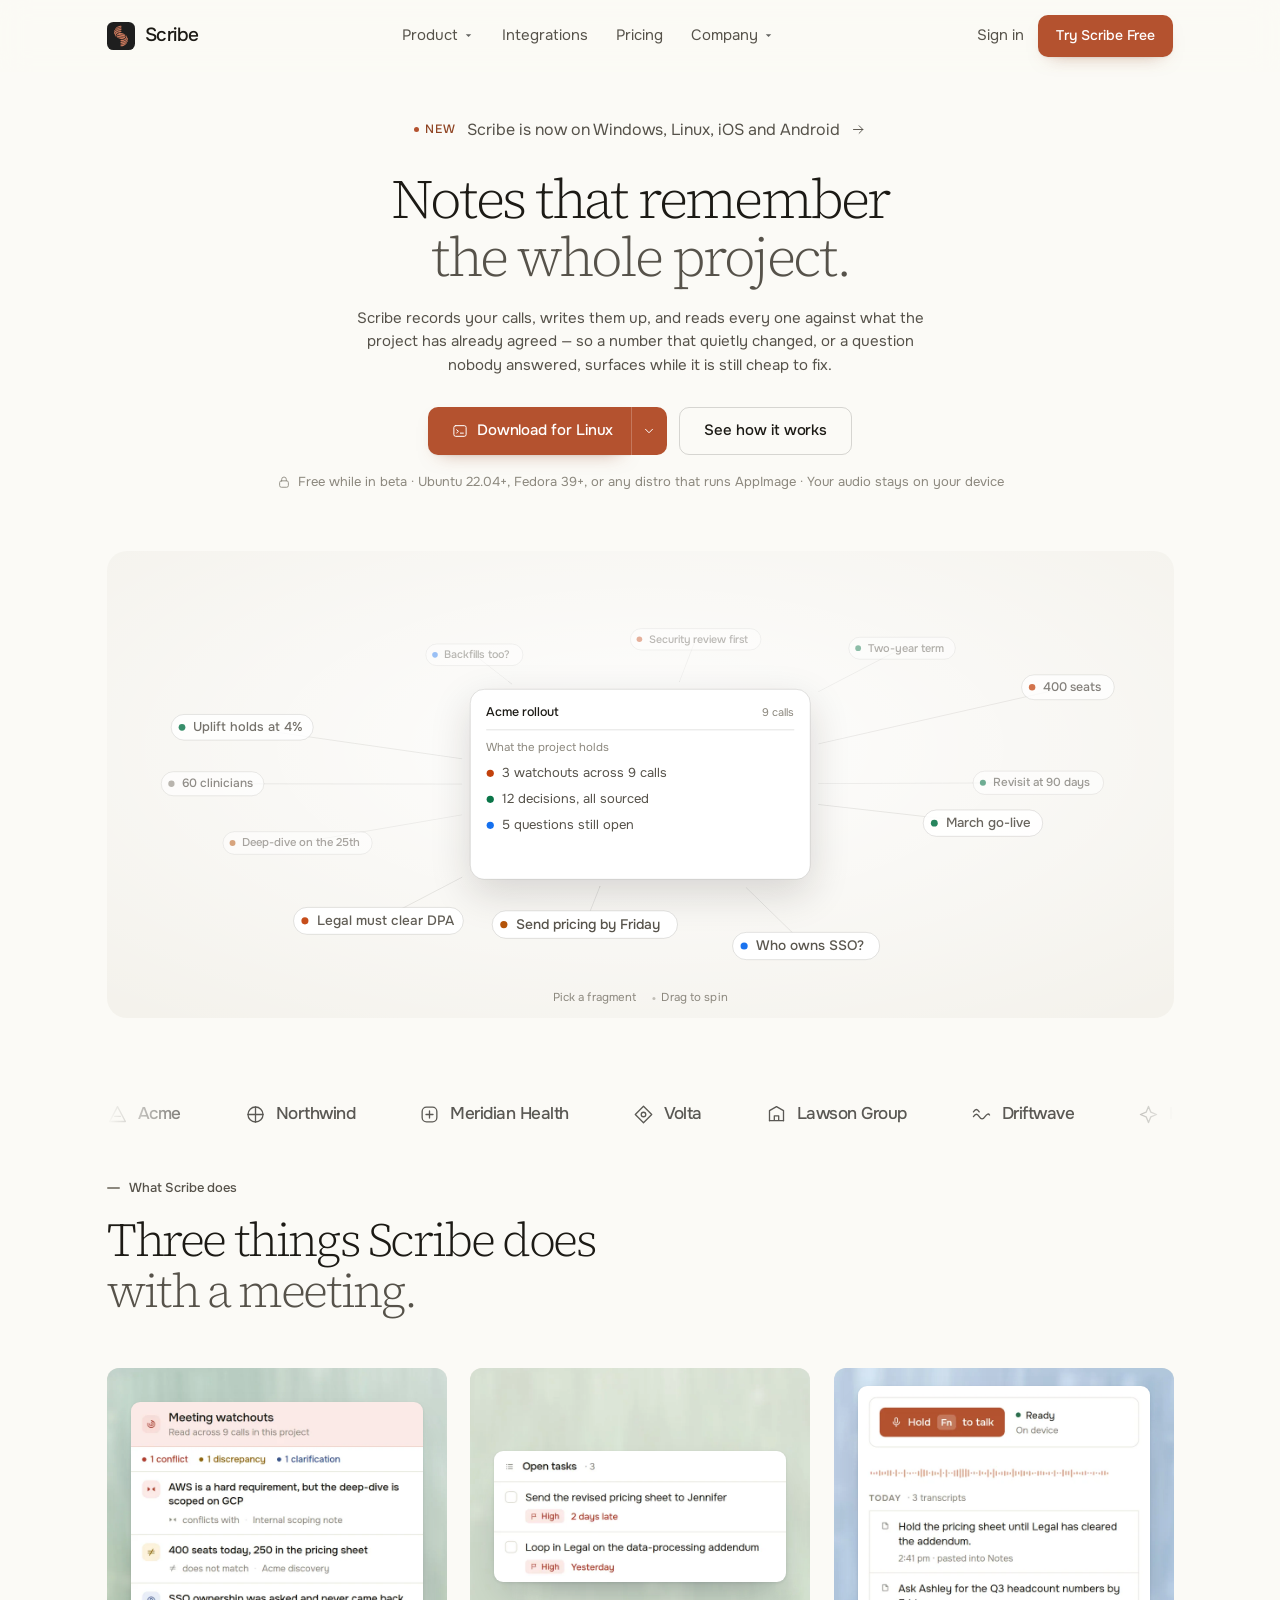
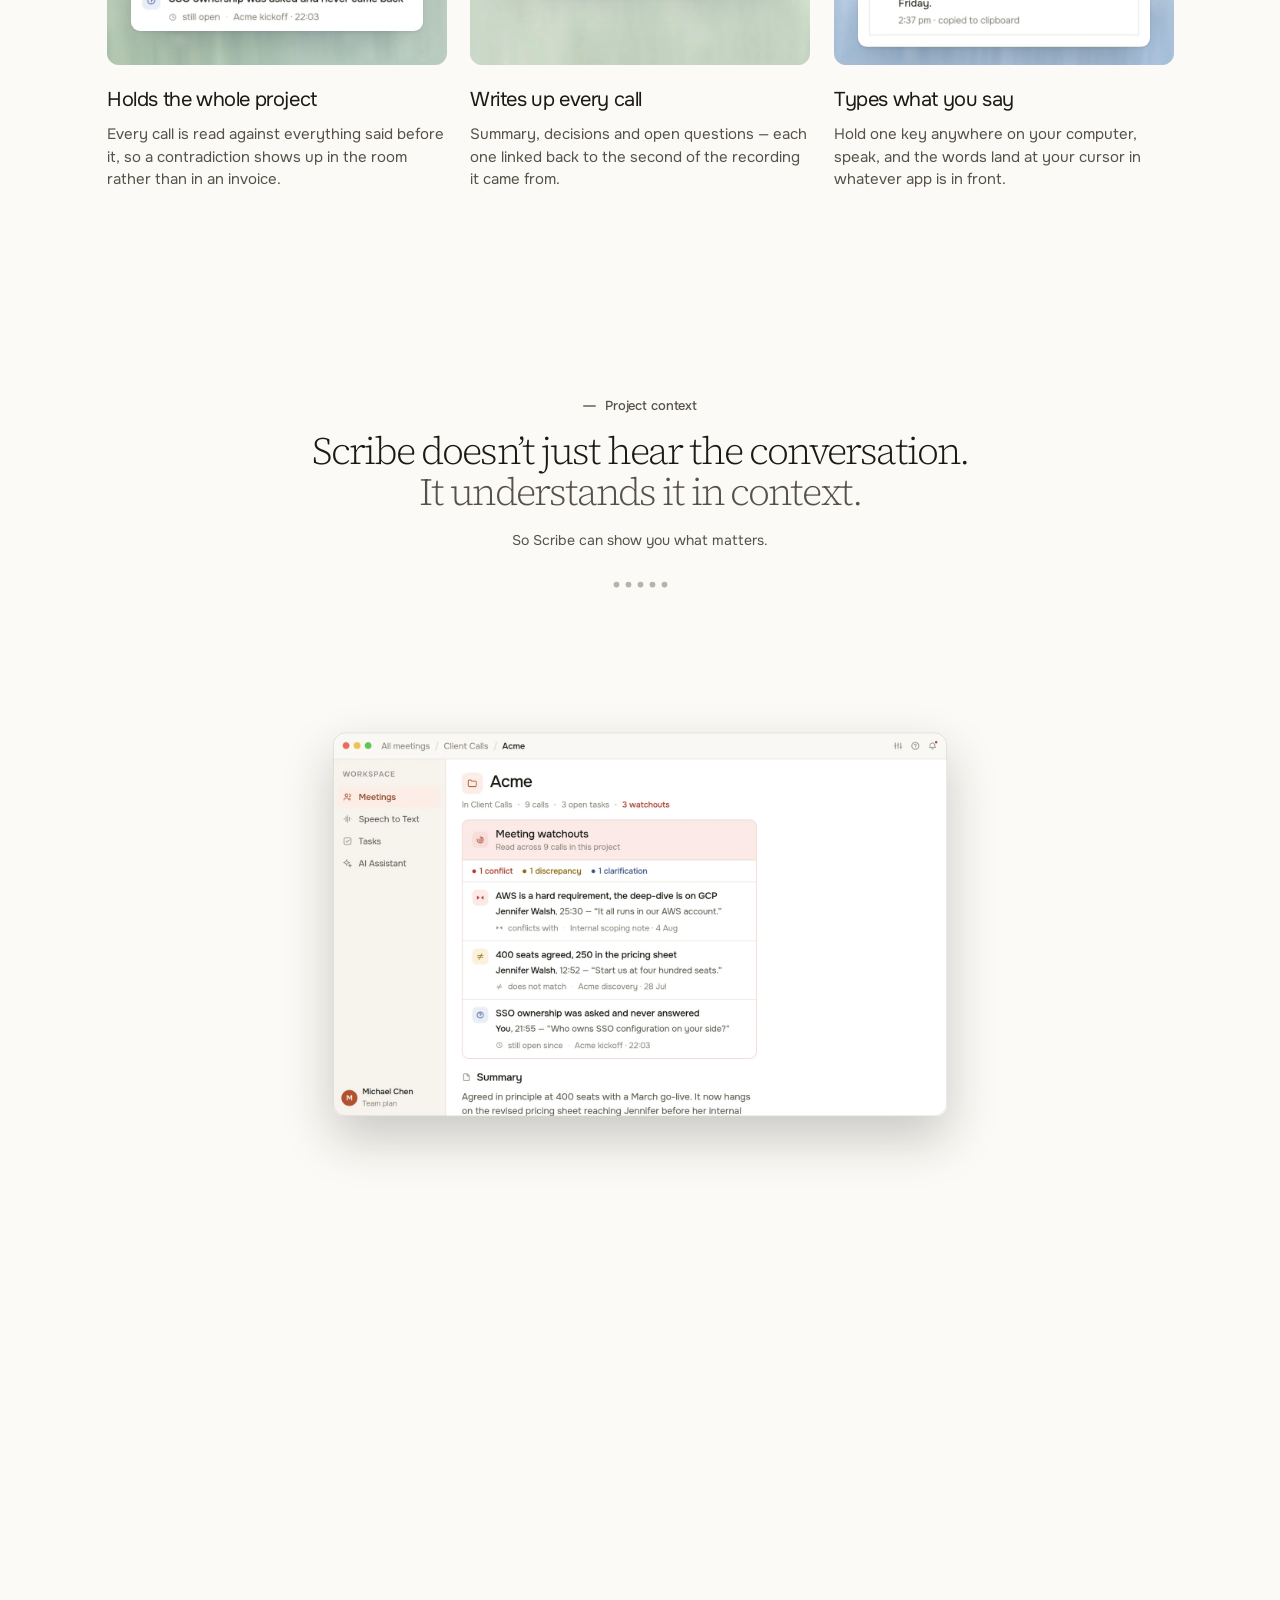
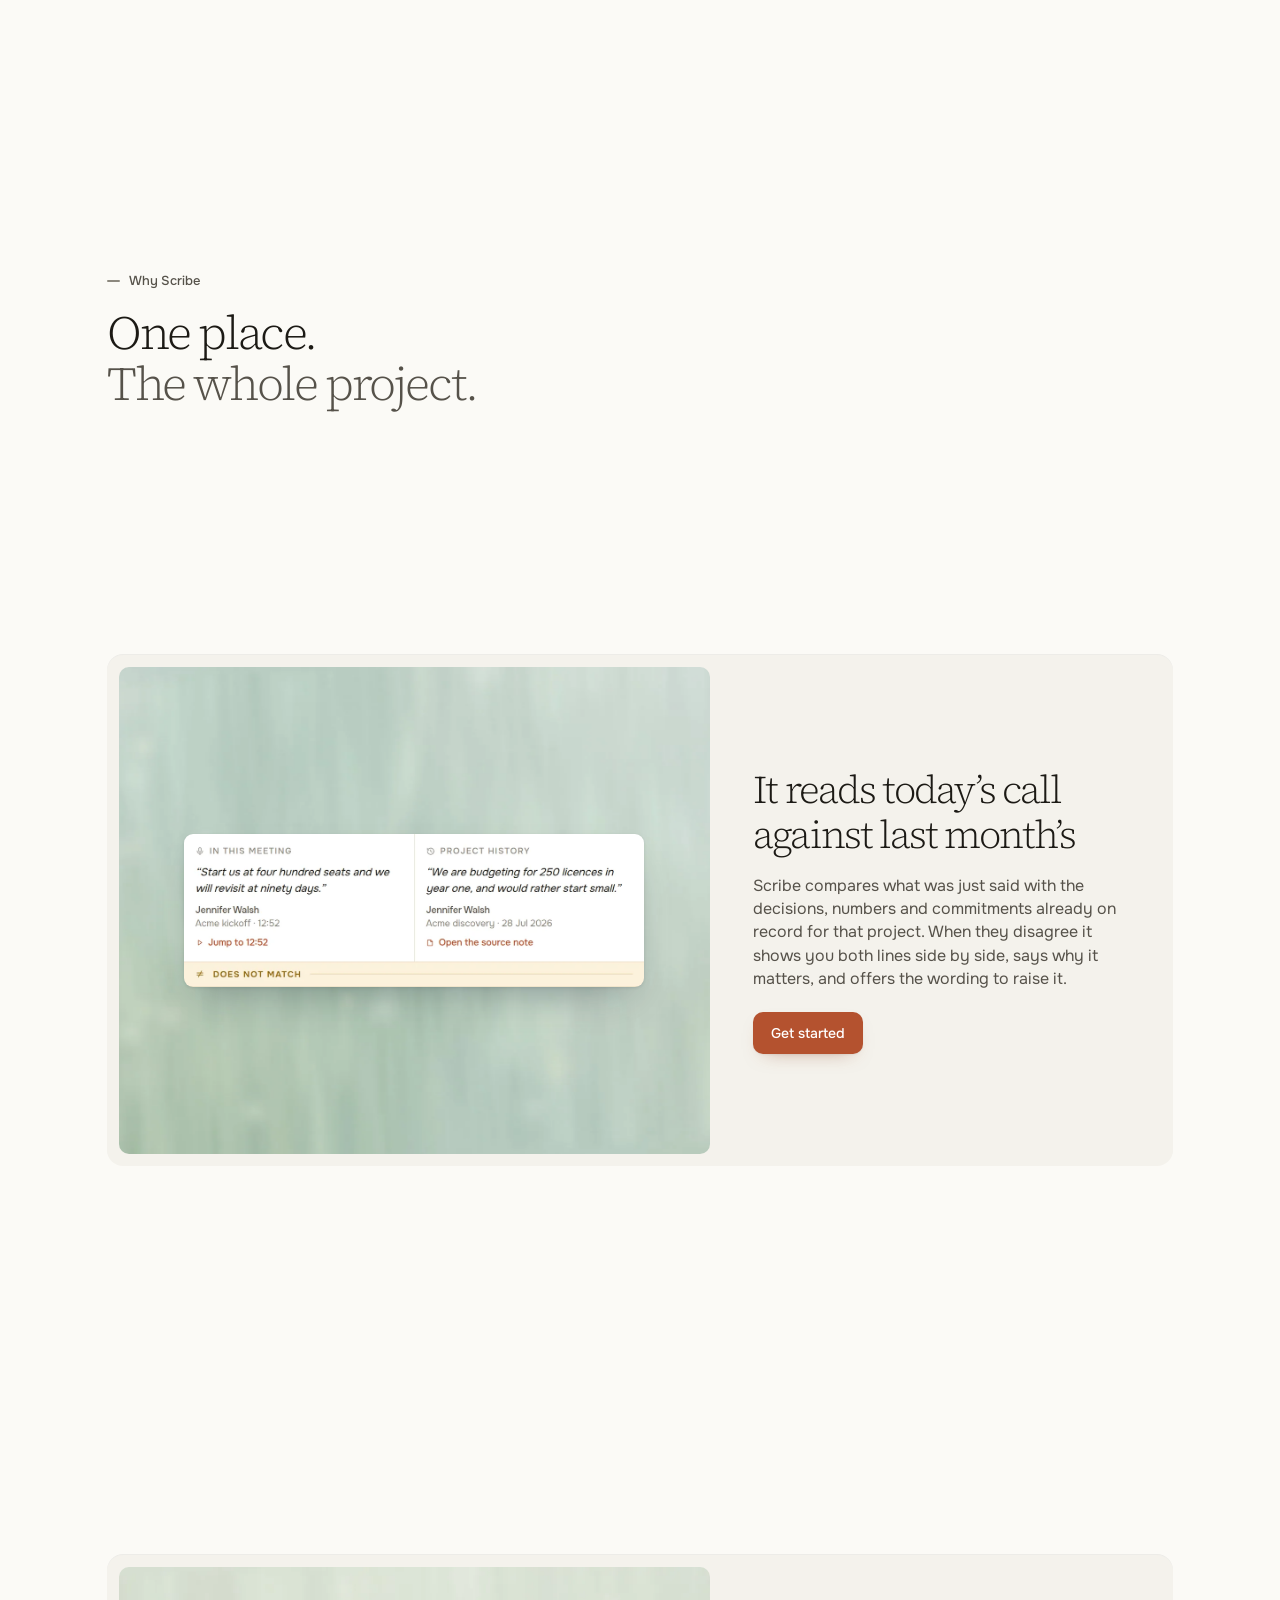
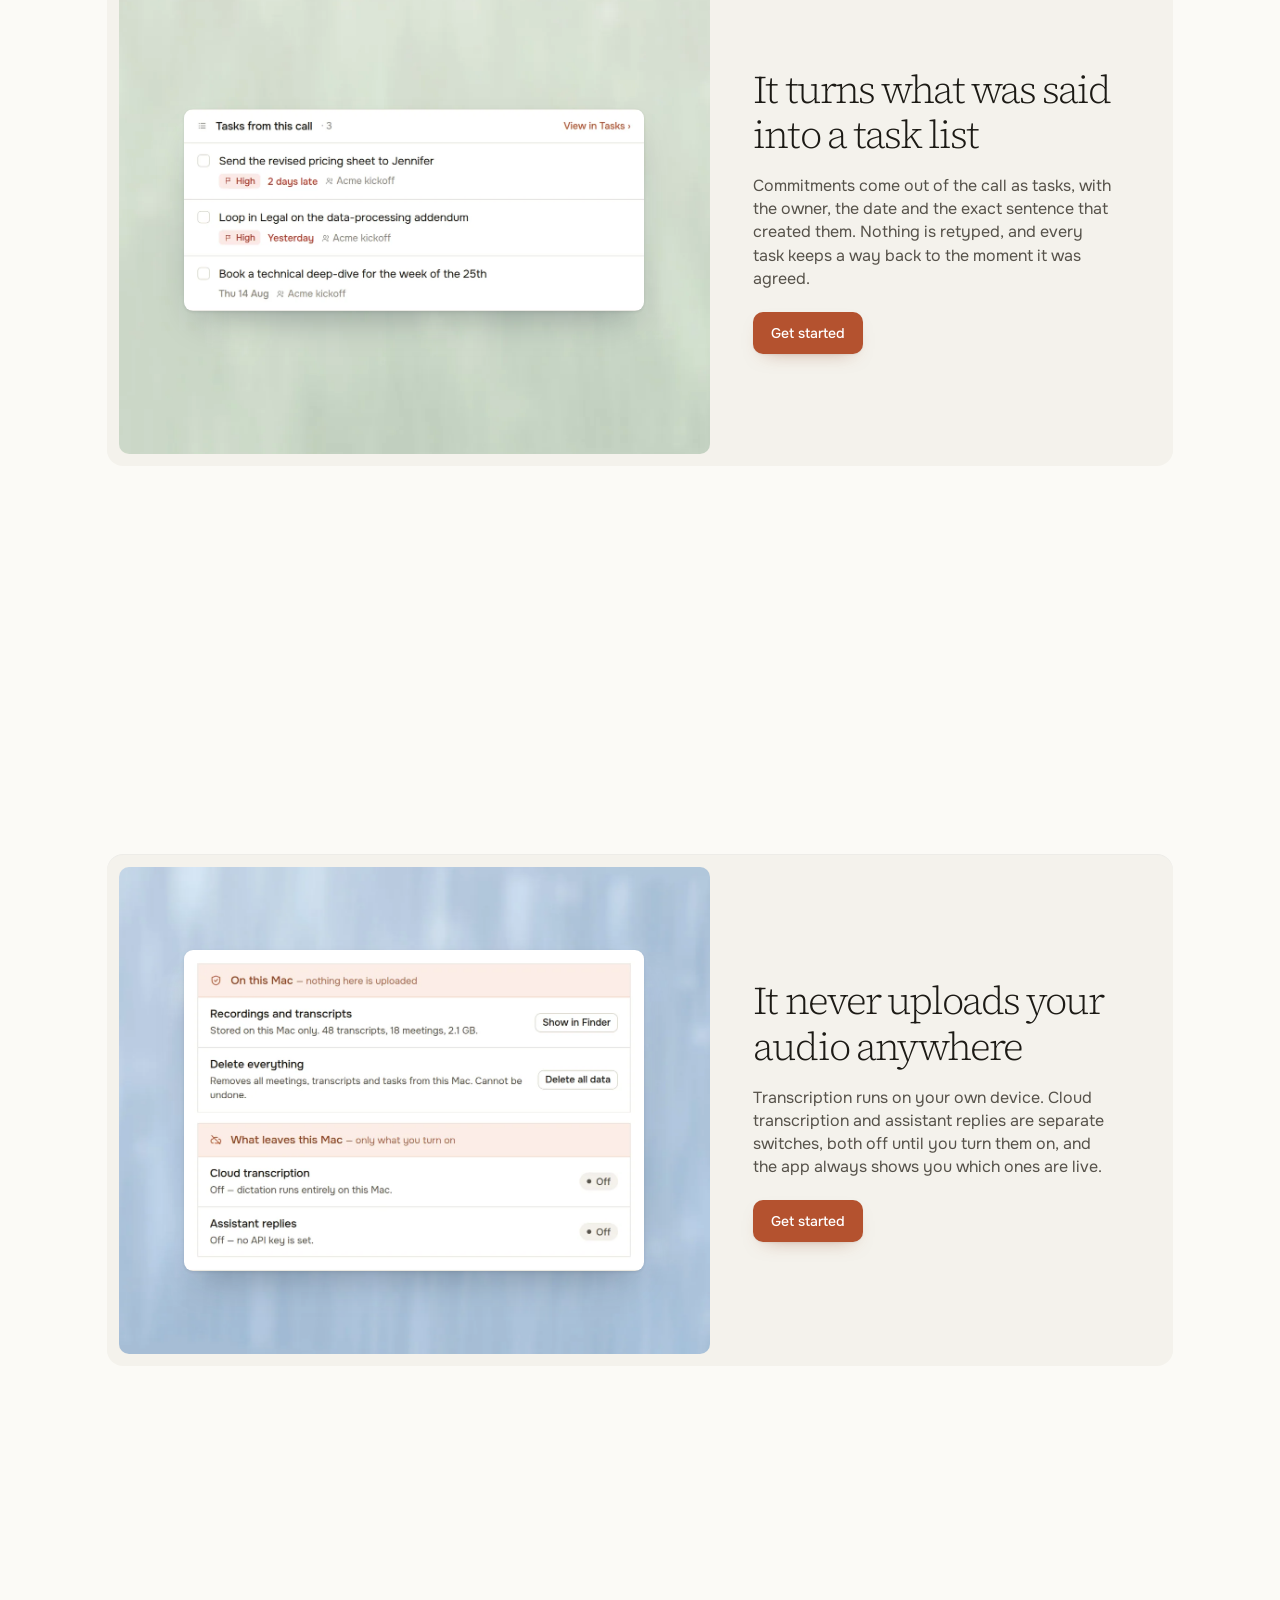
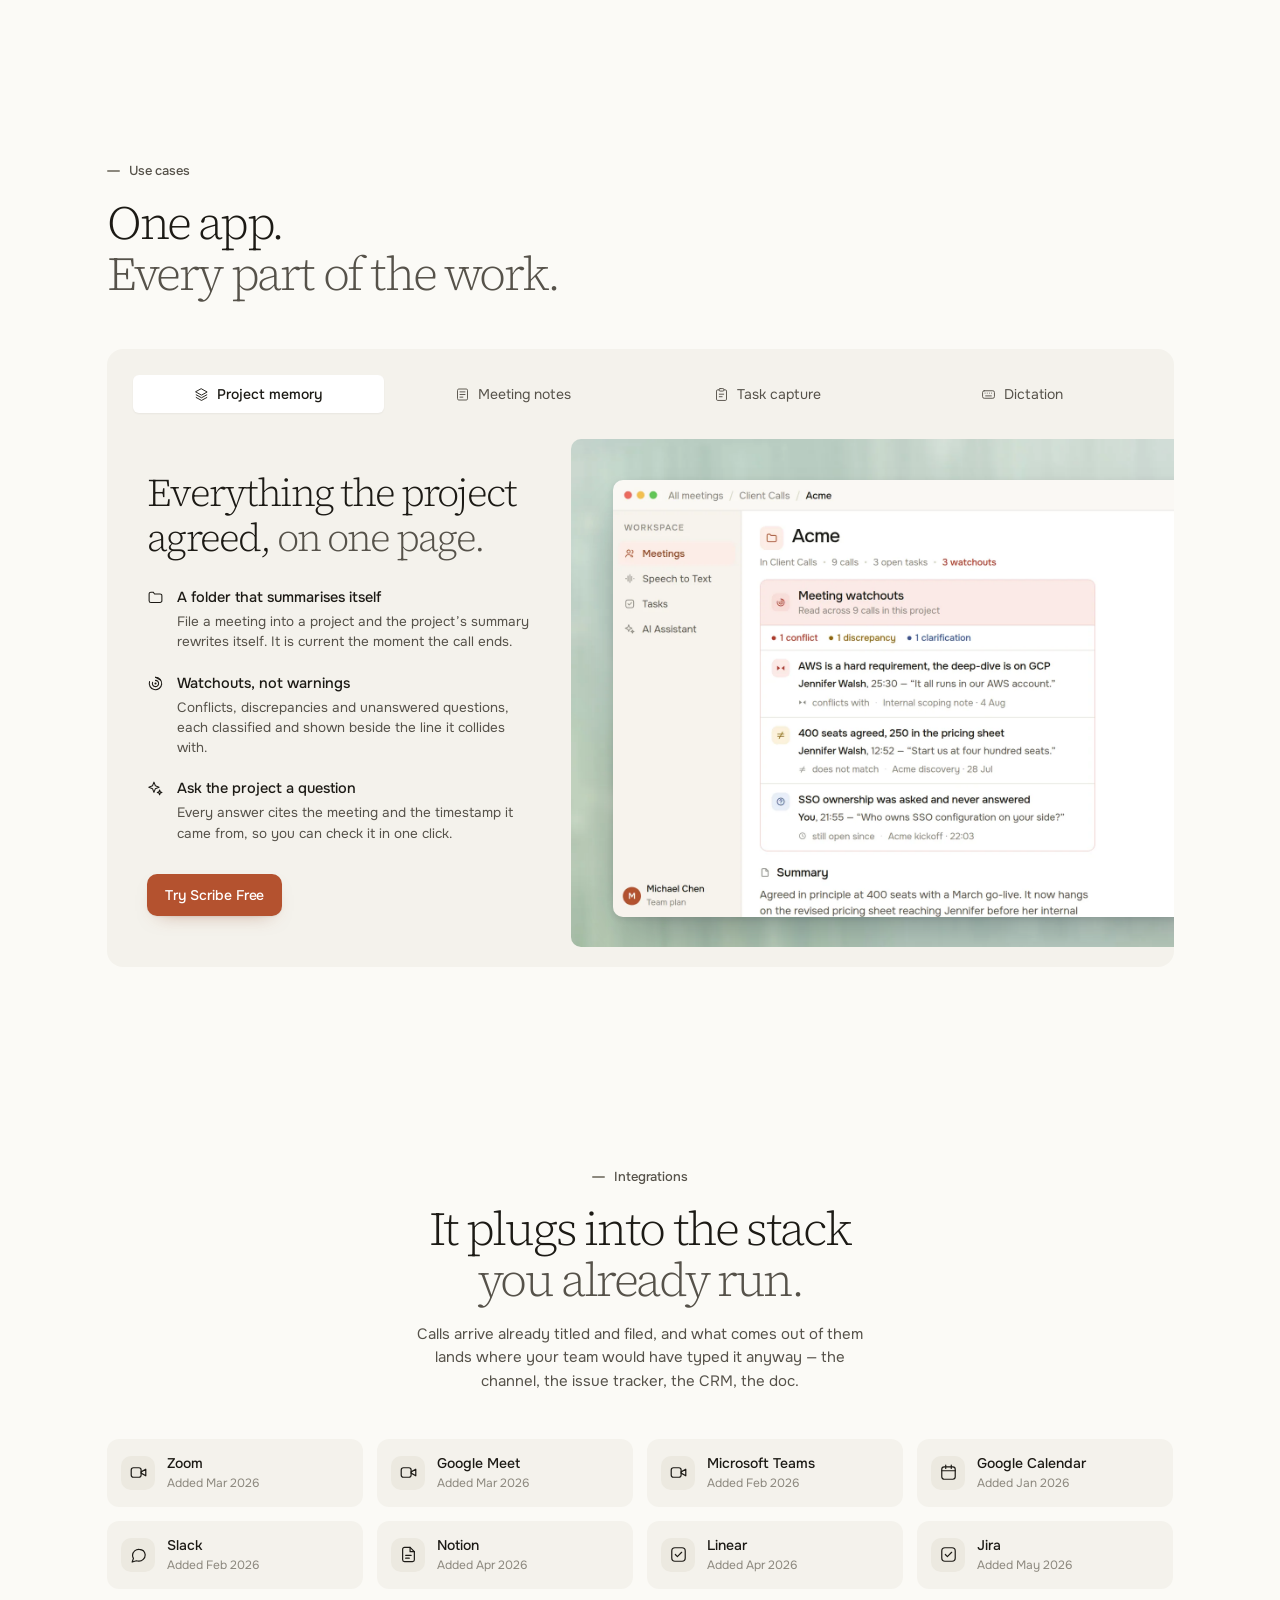
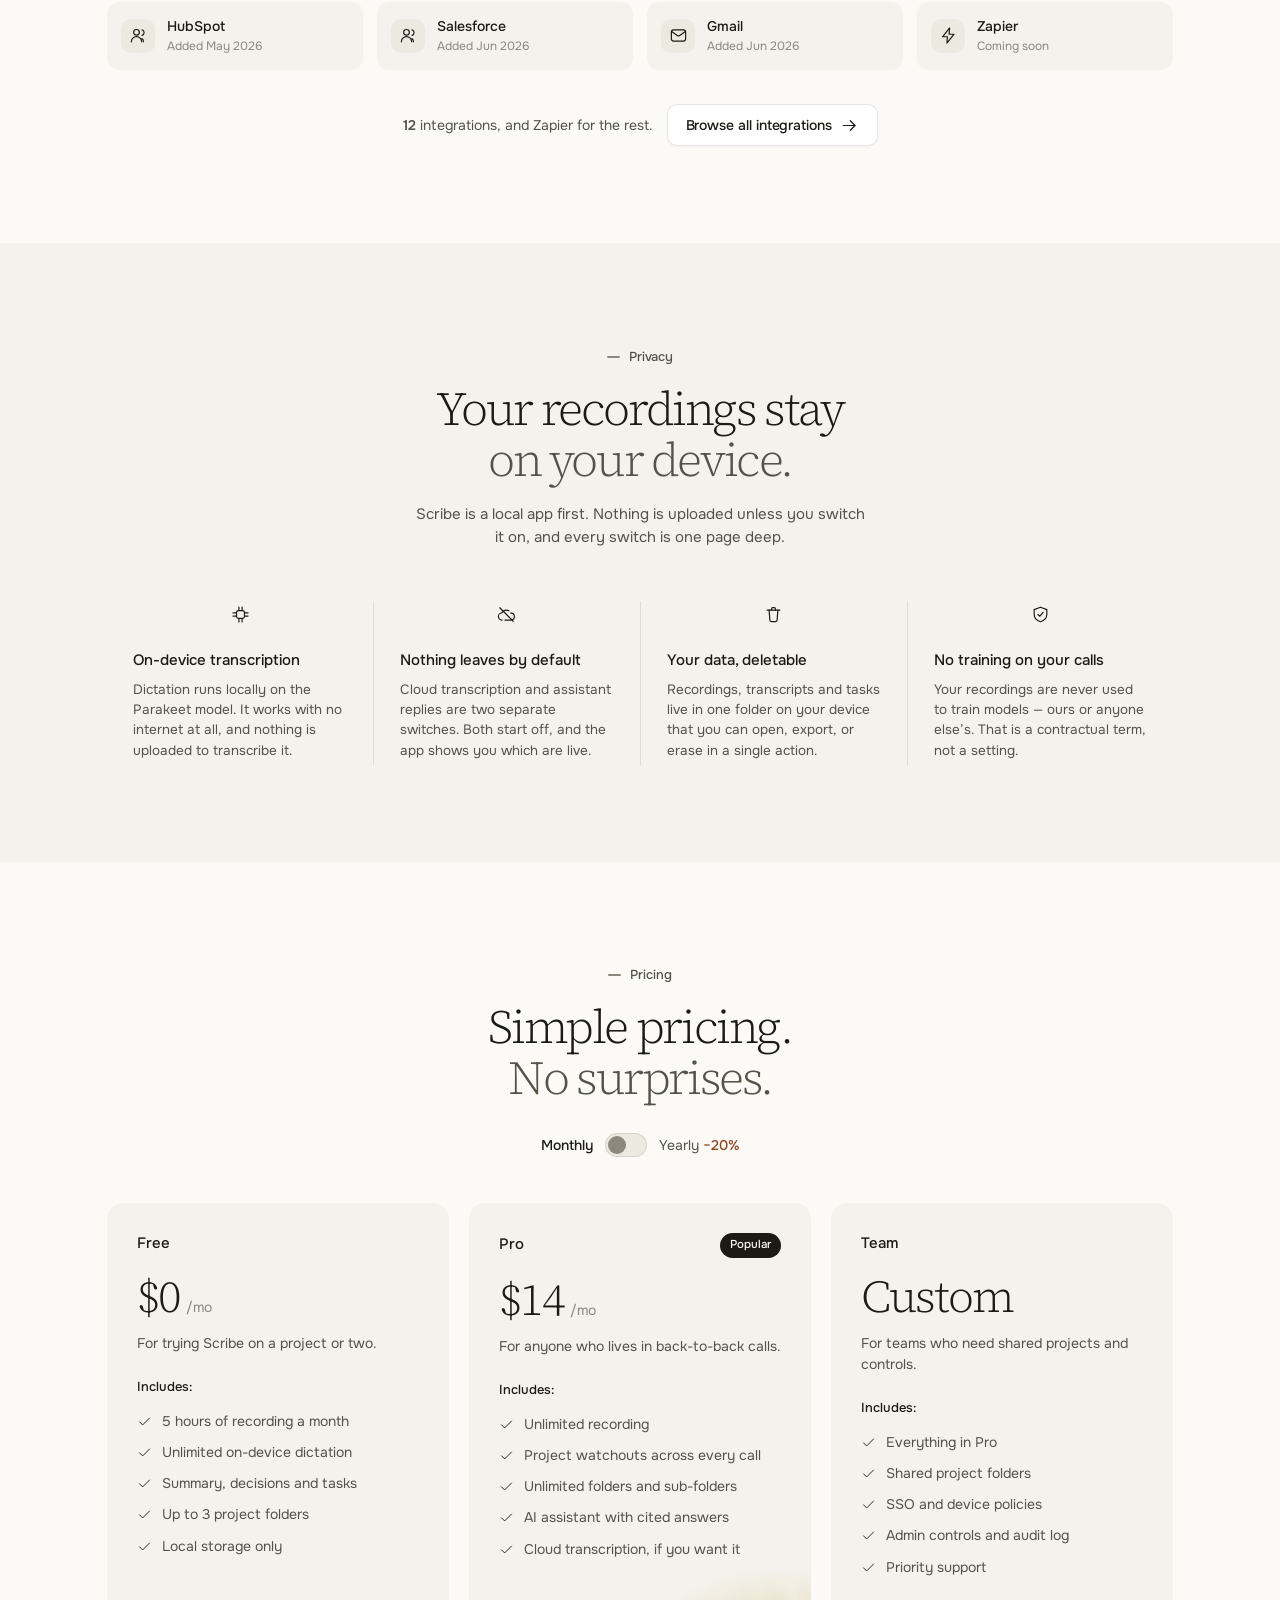
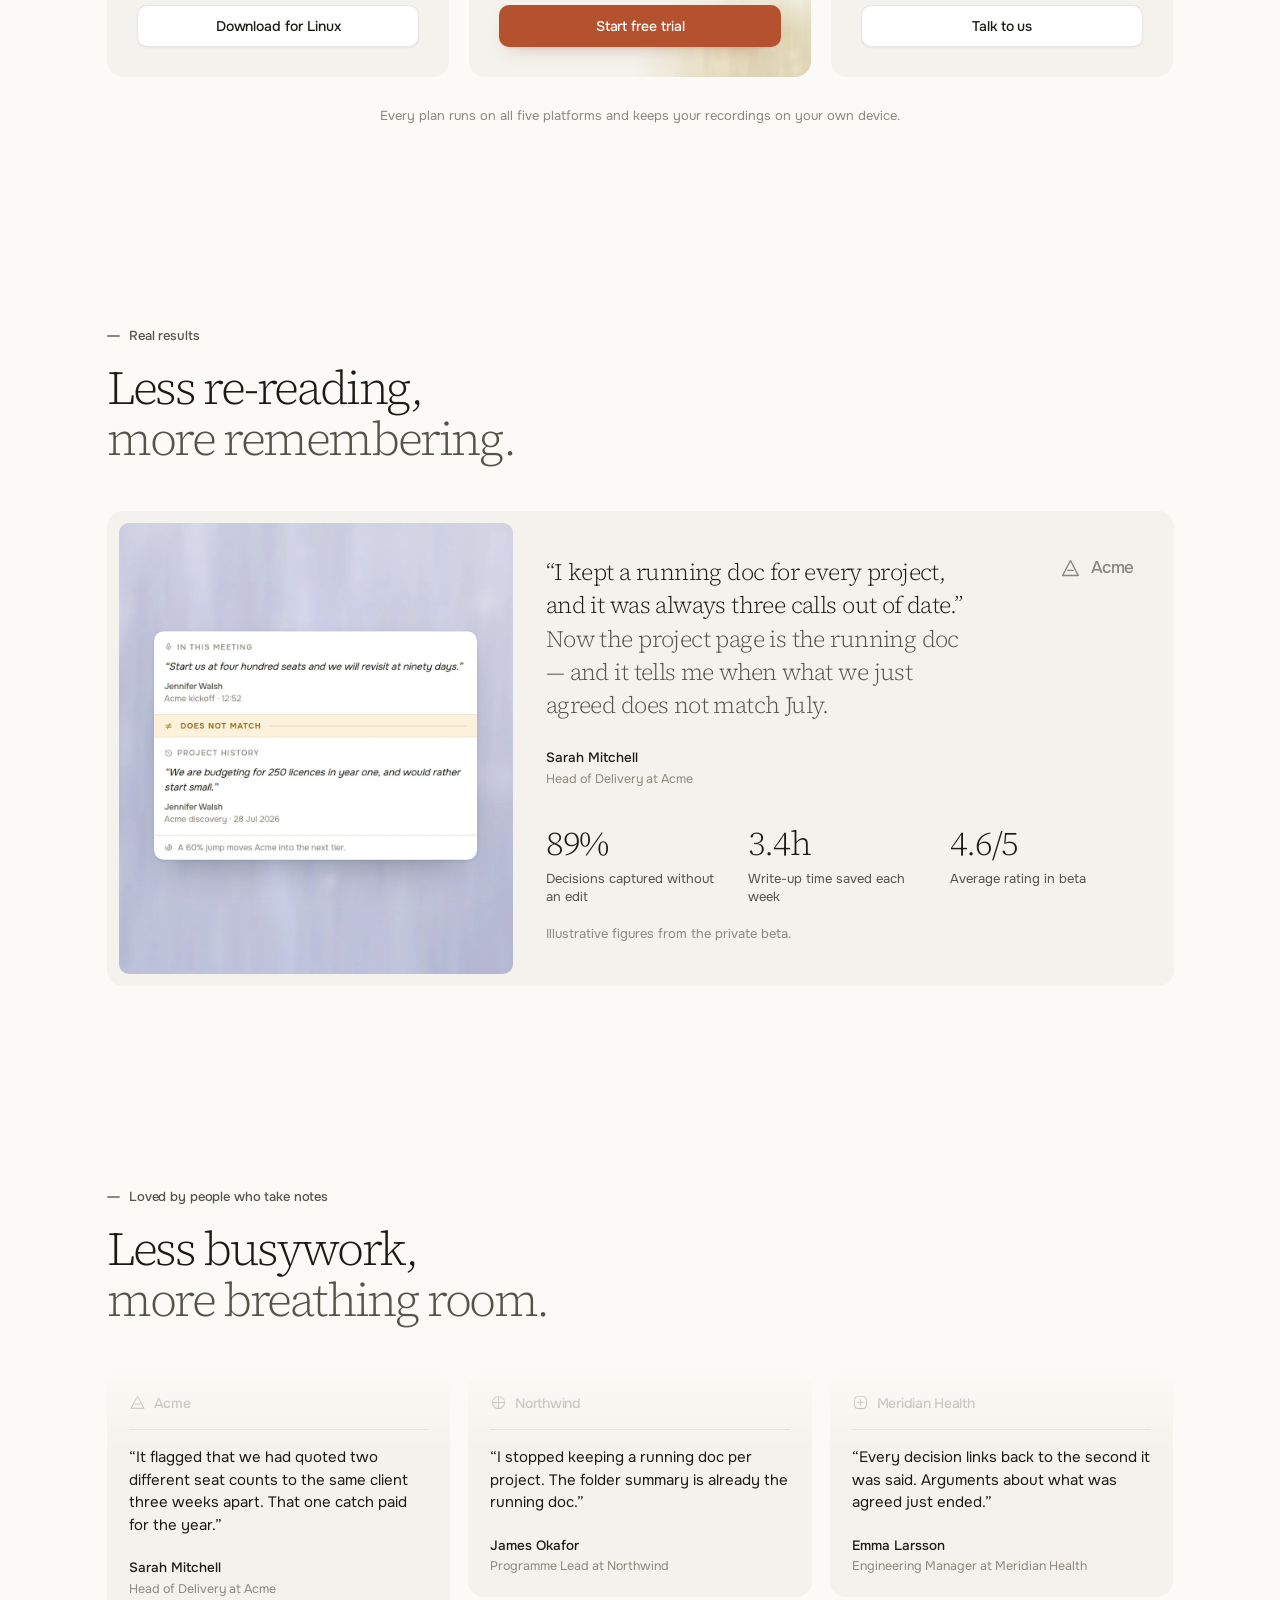
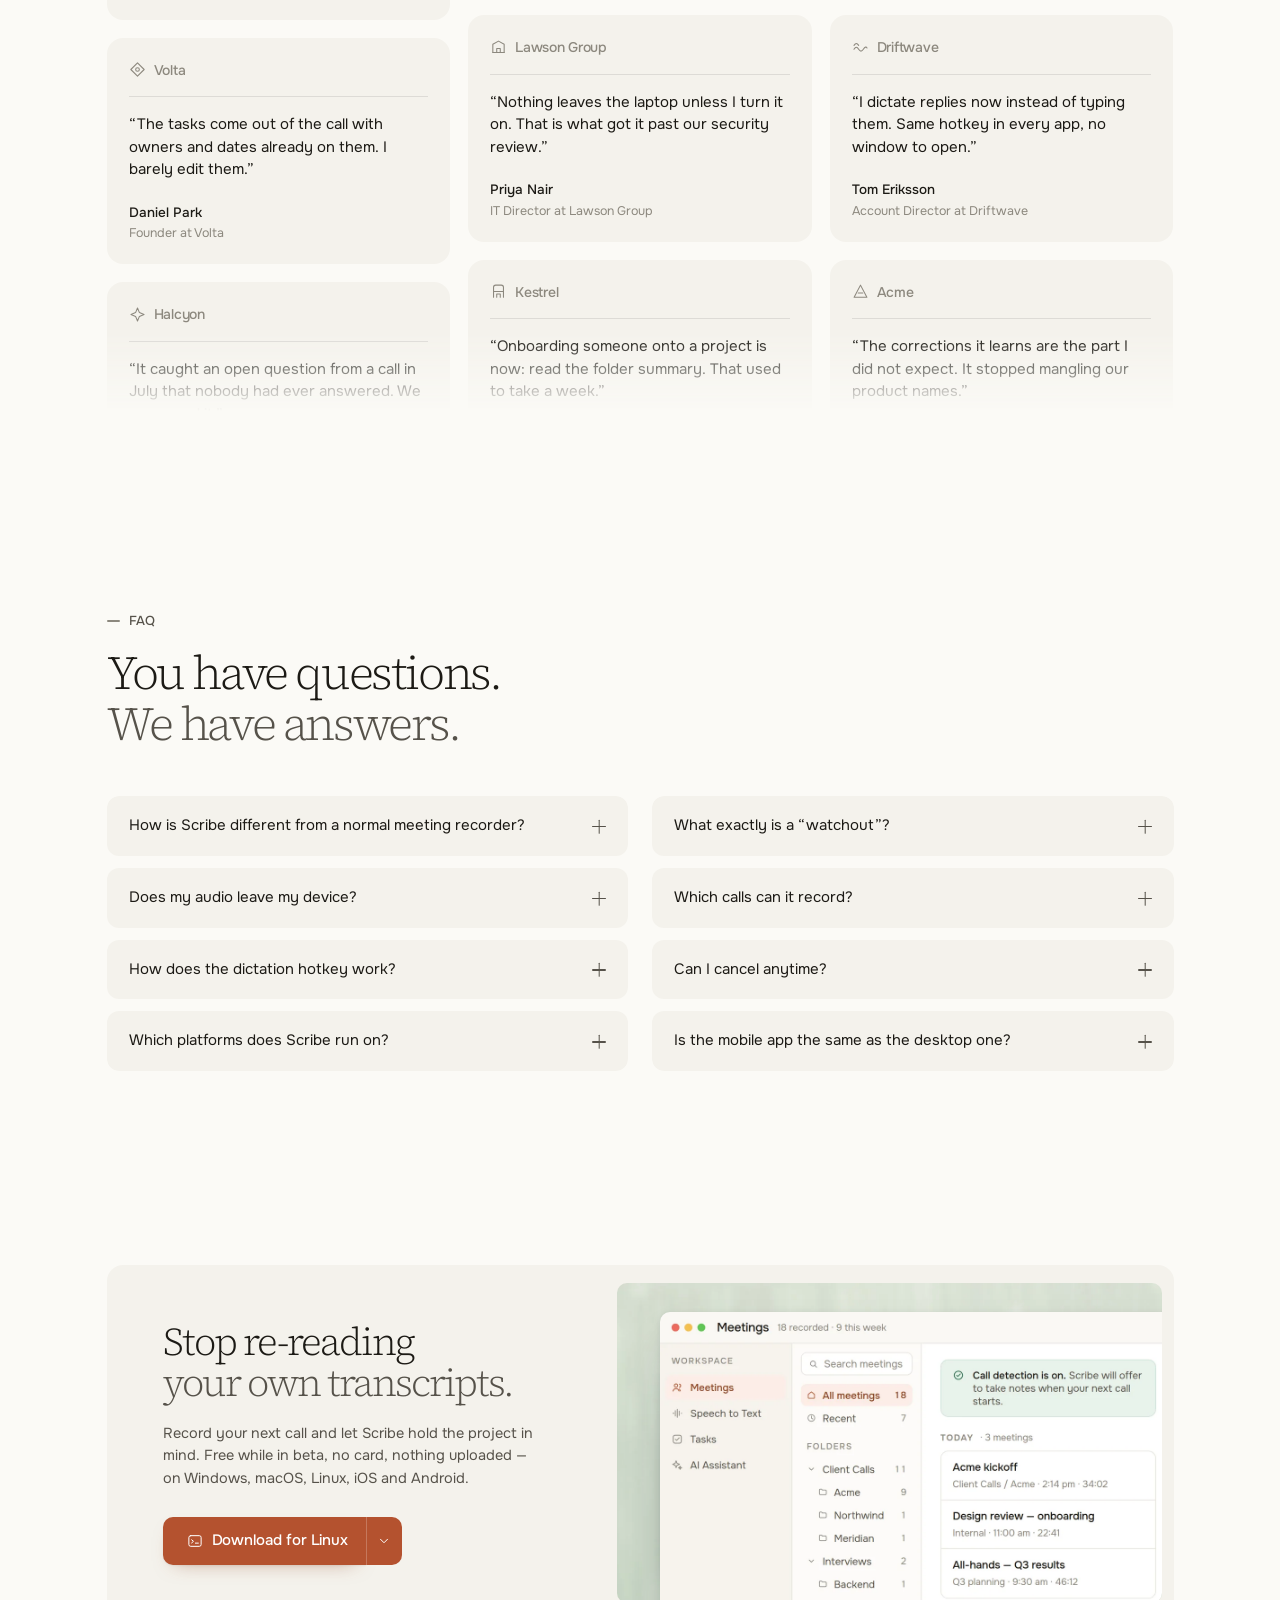
<file: index.html>
<!doctype html>
<html lang="en" class="no-js">
<head>
<meta charset="utf-8">
<meta name="viewport" content="width=device-width, initial-scale=1">
<title>Scribe — meeting notes that remember the project</title>
<meta name="description" content="Scribe records your meetings, writes them up, and reads every call against what the project already agreed — so contradictions, changed numbers and unanswered questions surface early. On Windows, macOS, Linux, iOS and Android.">
<meta name="theme-color" content="#FBFAF6">
<meta property="og:type" content="website">
<meta property="og:title" content="Scribe — meeting notes that remember the project">
<meta property="og:description" content="Scribe records your meetings, writes them up, and reads every call against what the project already agreed — so contradictions, changed numbers and unanswered questions surface early. On Windows, macOS, Linux, iOS and Android.">
<link rel="icon" href="assets/img/favicon.svg" type="image/svg+xml">
<link rel="apple-touch-icon" href="assets/img/apple-touch-icon.png">

<!-- Sentient is the display face used by the design. It is loaded from
     Fontshare; if it cannot be reached, the self-hosted Source Serif 4 in
     base.css takes over with matched metrics, so nothing reflows. -->
<link rel="preconnect" href="https://api.fontshare.com" crossorigin>
<link rel="stylesheet" href="https://api.fontshare.com/v2/css?f%5B%5D=sentient@300,400,500&amp;display=swap">

<link rel="preload" href="assets/fonts/onest-400.woff2" as="font" type="font/woff2" crossorigin>
<link rel="preload" href="assets/fonts/source-serif-300.woff2" as="font" type="font/woff2" crossorigin>

<link rel="stylesheet" href="assets/css/base.css">
<link rel="stylesheet" href="assets/css/components.css">
<link rel="stylesheet" href="assets/css/sections.css">
<link rel="stylesheet" href="assets/css/responsive.css">
<script>document.documentElement.classList.remove('no-js');</script>
</head>
<body>
<svg class="sr-only" aria-hidden="true" focusable="false" xmlns="http://www.w3.org/2000/svg"><defs>
<symbol id="i-logo" viewBox="0 0 1024 1024"><rect width="1024" height="1024" rx="230" fill="#1E1E1E"/><path d="M 483.8 138.2 c -72.8 13.1 -145.6 55.8 -188.6 109.8 -12.2 15.6 -9.7 15.4 17.6 -2.3 49.8 -32.4 109.5 -55.5 163.0 -62.6 59.2 -8.0 54.6 -5.7 55.5 -25.3 1.4 -25.3 -4.0 -27.6 -47.5 -19.6 z M 465.4 200.8 c -107.2 19.6 -206.2 88.2 -211.3 146.5 -2.0 20.8 -1.4 20.8 15.1 -0.6 41.8 -54.3 137.1 -98.7 230.1 -106.7 32.1 -2.8 33.3 -3.4 32.1 -24.7 -0.9 -19.9 -17.1 -23.6 -66.0 -14.5 z M 470.8 260.3 c -142.2 25.9 -240.9 114.6 -209.1 188.6 7.4 17.1 10.0 17.1 12.5 -1.1 9.1 -68.3 96.4 -128.3 209.4 -144.8 49.5 -7.1 46.6 -5.7 47.8 -25.3 1.1 -23.3 -10.5 -26.7 -60.6 -17.4 z M 467.9 322.8 c -149.0 31.0 -221.6 130.0 -153.3 208.5 11.4 13.1 13.9 11.1 8.0 -6.5 -25.0 -73.4 54.3 -147.6 175.2 -163.6 32.4 -4.3 34.1 -5.7 34.1 -22.8 0.0 -25.0 -9.1 -27.3 -64.0 -15.6 z M 422.4 397.9 c -46.4 21.6 -8.2 40.1 105.2 50.3 35.8 3.1 81.9 11.9 111.8 21.3 31.3 10.0 36.1 9.7 27.3 -2.6 -19.6 -26.7 -83.1 -53.5 -149.6 -63.1 -21.3 -3.1 -45.5 -7.1 -53.8 -8.5 -20.8 -4.0 -27.9 -3.4 -41.0 2.6 z M 359.3 442.6 c -25.9 27.6 35.8 49.5 189.4 66.6 31.3 3.4 65.1 11.7 99.0 23.9 25.3 9.1 27.9 9.1 36.4 0.6 27.3 -27.6 -56.0 -62.0 -175.8 -72.8 -40.1 -3.4 -64.3 -8.2 -99.0 -19.9 -33.8 -11.1 -38.1 -10.8 -50.1 1.7 z M 340.2 490.1 c -27.6 27.6 56.0 62.3 175.5 73.1 40.1 3.4 64.3 8.2 99.0 19.9 33.8 11.1 38.1 10.8 50.1 -1.7 25.9 -27.6 -35.8 -49.5 -189.4 -66.6 -31.3 -3.4 -65.1 -11.7 -99.0 -23.9 -25.3 -9.1 -27.9 -9.1 -36.1 -0.9 z M 696.9 484.4 c 0.0 0.6 2.0 7.1 4.6 14.5 25.3 73.7 -54.0 147.9 -175.2 163.8 -32.4 4.3 -34.1 5.7 -34.1 22.8 0.0 24.7 7.4 26.7 58.3 17.1 153.6 -29.9 230.7 -134.0 157.3 -212.8 -5.4 -5.4 -10.8 -8.2 -10.8 -5.4 z M 352.7 549.5 c 0.0 22.2 81.1 59.7 151.6 70.3 20.8 3.1 47.5 7.1 59.4 9.1 23.3 3.7 37.5 0.9 53.2 -11.4 21.9 -16.8 -25.3 -33.0 -120.6 -41.8 -35.3 -3.1 -82.5 -11.9 -110.1 -21.0 -29.9 -9.4 -33.6 -10.0 -33.6 -5.1 z M 752.9 563.2 c -0.9 2.3 -2.8 11.4 -4.6 20.2 -13.4 64.9 -99.8 122.3 -207.9 137.7 -49.5 7.1 -46.6 5.7 -47.8 26.2 -1.1 21.3 1.4 22.5 36.1 19.6 145.9 -11.9 270.5 -116.1 232.7 -193.7 -4.6 -9.1 -7.4 -12.8 -8.5 -10.0 z M 755.8 677.0 c -42.7 54.6 -138.0 99.0 -231.0 107.0 -32.1 2.8 -33.3 3.4 -32.1 24.7 0.9 20.5 12.8 23.3 61.7 15.1 110.4 -19.1 210.2 -87.3 215.6 -147.3 2.0 -20.5 2.0 -20.5 -14.2 0.6 z M 711.1 778.2 c -50.3 33.0 -108.7 55.5 -163.6 62.6 -58.9 8.0 -54.0 5.7 -54.9 26.2 -2.6 53.8 145.6 4.3 219.9 -74.0 33.6 -35.3 33.3 -37.5 -1.4 -14.8 z" fill="#D17D61"/></symbol>
<symbol id="i-arrow-right" viewBox="0 0 24 24"><path d="M4 12h15"/><path d="m13 6 6 6-6 6"/></symbol>
<symbol id="i-arrow-up-right" viewBox="0 0 24 24"><path d="M7 17 17 7"/><path d="M8 7h9v9"/></symbol>
<symbol id="i-chevron-down" viewBox="0 0 24 24"><path d="m6 9 6 6 6-6"/></symbol>
<symbol id="i-check" viewBox="0 0 24 24"><path d="m4 12.5 5 5L20 6.5"/></symbol>
<symbol id="i-check-circle" viewBox="0 0 24 24"><circle cx="12" cy="12" r="9"/><path d="m8 12 2.6 2.6L16 9"/></symbol>
<symbol id="i-check-square" viewBox="0 0 24 24"><rect x="3.5" y="3.5" width="17" height="17" rx="4"/><path d="m8 12 2.6 2.6L16 9.2"/></symbol>
<symbol id="i-search" viewBox="0 0 24 24"><circle cx="10.5" cy="10.5" r="6.5"/><path d="m15.4 15.4 4.6 4.6"/></symbol>
<symbol id="i-mic" viewBox="0 0 24 24"><rect x="9" y="2.5" width="6" height="11" rx="3"/><path d="M5 11a7 7 0 0 0 14 0"/><path d="M12 18v3.5"/></symbol>
<symbol id="i-folder" viewBox="0 0 24 24"><path d="M3 7a2.5 2.5 0 0 1 2.5-2.5h3.2l2 2.5h7.8A2.5 2.5 0 0 1 21 9.5v7A2.5 2.5 0 0 1 18.5 19h-13A2.5 2.5 0 0 1 3 16.5Z"/></symbol>
<symbol id="i-layers" viewBox="0 0 24 24"><path d="m12 3 9 5-9 5-9-5Z"/><path d="m3.5 12.5 8.5 4.7 8.5-4.7"/><path d="m3.5 16.8 8.5 4.7 8.5-4.7"/></symbol>
<symbol id="i-target" viewBox="0 0 24 24"><path d="M12 3.2 19 7.1"/><path d="M12 3.2a8.8 8.8 0 1 1-8.4 6.1"/><path d="M12 7.6a4.4 4.4 0 1 1-4.1 2.8"/><circle cx="12" cy="12" r="1.5" fill="currentColor" stroke="none"/></symbol>
<symbol id="i-scale" viewBox="0 0 24 24"><path d="M3 8h6"/><path d="M6.5 5 9.5 8l-3 3"/><path d="M21 16h-6"/><path d="M17.5 13 14.5 16l3 3"/><path d="M12 3v4"/><path d="M12 17v4"/></symbol>
<symbol id="i-clipboard" viewBox="0 0 24 24"><rect x="8" y="2.5" width="8" height="4" rx="1.8"/><path d="M8 4.5H6A2 2 0 0 0 4 6.5v13a2 2 0 0 0 2 2h12a2 2 0 0 0 2-2v-13a2 2 0 0 0-2-2h-2"/><path d="M8.5 11.5h7M8.5 15.5h4.5"/></symbol>
<symbol id="i-shield" viewBox="0 0 24 24"><path d="m12 2.8 8 3v6c0 4.8-3.4 8.1-8 9.4-4.6-1.3-8-4.6-8-9.4v-6Z"/><path d="m8.6 11.8 2.4 2.4 4.4-4.8"/></symbol>
<symbol id="i-lock" viewBox="0 0 24 24"><rect x="4.5" y="10" width="15" height="11" rx="3"/><path d="M8 10V7.5a4 4 0 0 1 8 0V10"/></symbol>
<symbol id="i-cloud-off" viewBox="0 0 24 24"><path d="M6.5 19a4.5 4.5 0 0 1-.4-9A6.3 6.3 0 0 1 15 7.4"/><path d="M17.3 10.2A3.8 3.8 0 0 1 17.8 19H10"/><path d="M3.5 3.5 20.5 20.5"/></symbol>
<symbol id="i-trash" viewBox="0 0 24 24"><path d="M4 6.5h16"/><path d="M9.5 6.5V5a1.6 1.6 0 0 1 1.6-1.6h1.8A1.6 1.6 0 0 1 14.5 5v1.5"/><path d="m6.5 6.5.9 12.6A1.9 1.9 0 0 0 9.3 21h5.4a1.9 1.9 0 0 0 1.9-1.9l.9-12.6"/></symbol>
<symbol id="i-zap" viewBox="0 0 24 24"><path d="M13.4 2.5 4.5 13.6h6.2L10 21.5l9-11.1h-6.3Z"/></symbol>
<symbol id="i-sparkle" viewBox="0 0 24 24"><path d="m9.8 3 2 5.2 5.2 2-5.2 2-2 5.2-2-5.2-5.2-2 5.2-2Z"/><path d="m17.8 14.2.9 2.4 2.4.9-2.4.9-.9 2.4-.9-2.4-2.4-.9 2.4-.9Z"/></symbol>
<symbol id="i-users" viewBox="0 0 24 24"><circle cx="9.5" cy="8" r="3.6"/><path d="M3 20a6.5 6.5 0 0 1 13 0"/><path d="M16.5 4.9a3.6 3.6 0 0 1 0 6.9"/><path d="M18.3 19.9a5.2 5.2 0 0 0-2.1-4.1"/></symbol>
<symbol id="i-calendar" viewBox="0 0 24 24"><rect x="3.5" y="5" width="17" height="15.5" rx="3"/><path d="M3.5 9.8h17M8.5 2.8v4M15.5 2.8v4"/></symbol>
<symbol id="i-clock" viewBox="0 0 24 24"><circle cx="12" cy="12" r="8.8"/><path d="M12 6.8V12l3.5 2.3"/></symbol>
<symbol id="i-bar-chart" viewBox="0 0 24 24"><path d="M4 20v-6M12 20V5M20 20v-9"/></symbol>
<symbol id="i-keyboard" viewBox="0 0 24 24"><rect x="2.5" y="6" width="19" height="12" rx="2.6"/><path d="M6.5 9.8h.01M10 9.8h.01M13.5 9.8h.01M17 9.8h.01M7.5 14.2h9"/></symbol>
<symbol id="i-x" viewBox="0 0 24 24"><path d="M6 6 18 18M18 6 6 18"/></symbol>
<symbol id="i-plus" viewBox="0 0 24 24"><path d="M12 5v14M5 12h14"/></symbol>
<symbol id="i-play" viewBox="0 0 24 24"><path d="M8 5.2 18.5 12 8 18.8Z"/></symbol>
<symbol id="i-alert" viewBox="0 0 24 24"><circle cx="12" cy="12" r="8.8"/><path d="M12 7.4v5.2"/><circle cx="12" cy="16.4" r=".9" fill="currentColor" stroke="none"/></symbol>
<symbol id="i-link" viewBox="0 0 24 24"><path d="M10 14a3.8 3.8 0 0 0 5.7.4l3-3a4 4 0 0 0-5.7-5.7l-1.6 1.6"/><path d="M14 10a3.8 3.8 0 0 0-5.7-.4l-3 3a4 4 0 0 0 5.7 5.7l1.6-1.6"/></symbol>
<symbol id="i-book" viewBox="0 0 24 24"><path d="M4 5.2A2 2 0 0 1 6 3.2h12a2 2 0 0 1 2 2v13.6a2 2 0 0 1-2 2H6a2 2 0 0 1-2-2Z"/><path d="M8 7.8h8M8 12h8M8 16.2h4.6"/></symbol>
<symbol id="i-download" viewBox="0 0 24 24"><path d="M12 3.5v11"/><path d="m7.6 10.4 4.4 4.4 4.4-4.4"/><path d="M4 20h16"/></symbol>
<symbol id="i-laptop" viewBox="0 0 24 24"><rect x="4" y="4.5" width="16" height="11.5" rx="2.2"/><path d="M2.2 19h19.6"/></symbol>
<symbol id="i-window" viewBox="0 0 24 24"><rect x="3.5" y="3.5" width="17" height="17" rx="2.8"/><path d="M12 3.5v17M3.5 12h17"/></symbol>
<symbol id="i-terminal" viewBox="0 0 24 24"><rect x="2.8" y="4" width="18.4" height="16" rx="2.8"/><path d="m7 10.2 2.7 2.3L7 14.8"/><path d="M12.6 15.2h4.4"/></symbol>
<symbol id="i-phone" viewBox="0 0 24 24"><rect x="6.5" y="2.5" width="11" height="19" rx="3"/><path d="M10.5 5.4h3"/></symbol>
<symbol id="i-tablet" viewBox="0 0 24 24"><rect x="5.2" y="2.5" width="13.6" height="19" rx="2.8"/><circle cx="12" cy="18.2" r="1.2"/></symbol>
<symbol id="i-monitor" viewBox="0 0 24 24"><rect x="2.8" y="4" width="18.4" height="13" rx="2.6"/><path d="M8.5 21h7M12 17v4"/></symbol>
<symbol id="i-video" viewBox="0 0 24 24"><rect x="2.8" y="6" width="12.5" height="12" rx="2.8"/><path d="m15.3 11.2 5.9-3.4v8.4l-5.9-3.4Z"/></symbol>
<symbol id="i-chat" viewBox="0 0 24 24"><path d="M20.5 12.4a7.9 7.9 0 0 1-8.5 7.9 9 9 0 0 1-2.6-.4L4 21.5l1.6-4.6a7.6 7.6 0 0 1-1.1-4 7.9 7.9 0 0 1 8.4-7.4 8 8 0 0 1 7.6 6.9Z"/></symbol>
<symbol id="i-doc" viewBox="0 0 24 24"><path d="M14 3H7a2.4 2.4 0 0 0-2.4 2.4v13.2A2.4 2.4 0 0 0 7 21h10a2.4 2.4 0 0 0 2.4-2.4V8.4Z"/><path d="M14 3v5.4h5.4"/><path d="M8.4 13h7M8.4 16.6h4.6"/></symbol>
<symbol id="i-mail" viewBox="0 0 24 24"><rect x="3" y="5" width="18" height="14" rx="2.8"/><path d="m3.8 7.2 7.1 5a2 2 0 0 0 2.2 0l7.1-5"/></symbol>
<symbol id="i-cpu" viewBox="0 0 24 24"><rect x="7" y="7" width="10" height="10" rx="2.4"/><path d="M10 2.5v4M14 2.5v4M10 17.5v4M14 17.5v4M2.5 10h4M2.5 14h4M17.5 10h4M17.5 14h4"/></symbol>
<symbol id="i-eye" viewBox="0 0 24 24"><path d="M2 12s3.8-6.6 10-6.6S22 12 22 12s-3.8 6.6-10 6.6S2 12 2 12Z"/><circle cx="12" cy="12" r="3"/></symbol>
<symbol id="i-globe" viewBox="0 0 24 24"><circle cx="12" cy="12" r="8.8"/><path d="M3.4 12h17.2"/><path d="M12 3.2a13.5 13.5 0 0 1 0 17.6 13.5 13.5 0 0 1 0-17.6Z"/></symbol>
<symbol id="i-x-social" viewBox="0 0 24 24"><path d="M4 4h3.9l4.4 6 5-6H20l-6.6 7.9L20.6 20h-3.9l-4.7-6.4L6.6 20H4.2l7-8.4Z" fill="currentColor" stroke="none"/></symbol>
<symbol id="i-linkedin" viewBox="0 0 24 24"><path d="M5.2 8.6h2.9V20H5.2Zm1.4-4.6a1.7 1.7 0 1 1 0 3.4 1.7 1.7 0 0 1 0-3.4ZM10.4 8.6h2.8v1.6a3.1 3.1 0 0 1 2.8-1.5c2.5 0 3.6 1.6 3.6 4.1V20h-2.9v-6c0-1.5-.5-2.3-1.7-2.3s-1.9.8-1.9 2.3v6h-2.8Z" fill="currentColor" stroke="none"/></symbol>
<symbol id="i-github" viewBox="0 0 24 24"><path d="M12 2.6a9.4 9.4 0 0 0-3 18.3c.5.1.6-.2.6-.5v-1.7c-2.6.6-3.2-1.2-3.2-1.2-.4-1.1-1-1.4-1-1.4-.9-.6 0-.6 0-.6a2 2 0 0 1 1.5 1 2.1 2.1 0 0 0 2.8.8 2 2 0 0 1 .6-1.3c-2.1-.2-4.3-1-4.3-4.6a3.6 3.6 0 0 1 1-2.5 3.4 3.4 0 0 1 .1-2.5s.8-.2 2.6 1a9 9 0 0 1 4.7 0c1.8-1.2 2.6-1 2.6-1a3.4 3.4 0 0 1 .1 2.5 3.6 3.6 0 0 1 1 2.5c0 3.6-2.2 4.4-4.3 4.6a2.3 2.3 0 0 1 .7 1.8v2.6c0 .3.1.6.6.5A9.4 9.4 0 0 0 12 2.6Z" fill="currentColor" stroke="none"/></symbol>
<symbol id="i-instagram" viewBox="0 0 24 24"><rect x="3.4" y="3.4" width="17.2" height="17.2" rx="5"/><circle cx="12" cy="12" r="4"/><circle cx="17" cy="7" r="1.1" fill="currentColor" stroke="none"/></symbol>
<symbol id="mark-1" viewBox="0 0 24 24"><path d="M12 3 21 20H3Z"/><path d="M8.8 14.2h6.4"/></symbol>
<symbol id="mark-2" viewBox="0 0 24 24"><circle cx="12" cy="12" r="8.6"/><path d="M12 3.4v17.2M3.4 12h17.2"/></symbol>
<symbol id="mark-3" viewBox="0 0 24 24"><rect x="3.6" y="3.6" width="16.8" height="16.8" rx="5"/><path d="M12 8v8M8 12h8"/></symbol>
<symbol id="mark-4" viewBox="0 0 24 24"><path d="m12 2.6 9.4 9.4-9.4 9.4L2.6 12Z"/><circle cx="12" cy="12" r="2.6"/></symbol>
<symbol id="mark-5" viewBox="0 0 24 24"><path d="M4 19V7.5L12 3l8 4.5V19"/><path d="M4 19h16M9.5 19v-5.5h5V19"/></symbol>
<symbol id="mark-6" viewBox="0 0 24 24"><path d="M2.8 14.4c2.4-3.6 4.3-3.6 6.6 0s4.2 3.6 6.6 0 4.2-3.6 5.2-1.8"/><path d="M2.8 9c2.4-3.6 4.3-3.6 6.6 0"/></symbol>
<symbol id="mark-7" viewBox="0 0 24 24"><path d="m12 2.8 2.7 6.5 6.5 2.7-6.5 2.7-2.7 6.5-2.7-6.5L2.8 12l6.5-2.7Z"/></symbol>
<symbol id="mark-8" viewBox="0 0 24 24"><path d="M5 20V6a3 3 0 0 1 3-3h8a3 3 0 0 1 3 3v14"/><path d="M5 12h14M9.5 20v-4.5h5V20"/></symbol>
</defs></svg>

<a class="skip-link" href="#main">Skip to content</a>

<header class="nav">
  <div class="wrap nav__inner">
    <a class="brand" href="index.html" aria-label="Scribe — home">
      <span class="brand__mark"><svg class="icon" aria-hidden="true"><use href="#i-logo"></use></svg></span>
      Scribe
    </a>

    <nav class="nav__links" aria-label="Primary">
      <div class="nav__item">
        <a class="nav__link" href="features.html">
          Product <svg class="chev" aria-hidden="true"><use href="#i-chevron-down"></use></svg>
        </a>
        <div class="nav__menu">
          <a href="features.html">Features<span>Project memory, notes, dictation</span></a>
          <a href="index.html#use-cases">Use cases<span>How teams run it day to day</span></a>
          <a href="index.html#security">Security<span>What stays on your device</span></a>
        </div>
      </div>
      <a class="nav__link" href="integrations.html">Integrations</a>
      <a class="nav__link" href="pricing.html">Pricing</a>
      <div class="nav__item">
        <a class="nav__link" href="about.html">
          Company <svg class="chev" aria-hidden="true"><use href="#i-chevron-down"></use></svg>
        </a>
        <div class="nav__menu">
          <a href="about.html">About<span>Why we built Scribe</span></a>
          <a href="contact.html">Contact<span>Talk to a person</span></a>
          <a href="privacy.html">Privacy Policy</a>
          <a href="terms.html">Terms of Service</a>
        </div>
      </div>
    </nav>

    <div class="nav__actions">
      <a class="nav__signin" href="contact.html">Sign in</a>
      <a class="btn btn--primary" href="pricing.html">Try Scribe Free</a>
      <button class="nav__toggle" type="button" aria-label="Menu" aria-expanded="false" aria-controls="mobile-menu">
        <span class="bar"></span><span class="bar"></span><span class="bar"></span>
      </button>
    </div>
  </div>
</header>

<div class="mobile-menu" id="mobile-menu">
  <a href="features.html">Features</a>
  <a href="index.html#use-cases">Use cases</a>
  <a href="integrations.html">Integrations</a>
  <a href="pricing.html">Pricing</a>
  <a href="about.html">About</a>
  <a href="contact.html">Contact</a>
  <a class="btn btn--primary btn--lg btn--block" href="pricing.html">Try Scribe Free</a>
</div>

<main id="main">

<section class="hero">
  <div class="wrap hero__inner">
    <div class="hero__copy">
      <a class="announce" href="features.html" data-reveal>
        <span class="tag">New</span>
        <span class="label">Scribe is now on Windows, Linux, iOS and Android</span>
        <span class="arr"><svg class="icon" aria-hidden="true"><use href="#i-arrow-right"></use></svg></span>
      </a>
      <h1 class="h1" data-split data-split-step="46">Notes that remember<br><span class="soft">the whole project.</span></h1>
      <p class="lead" data-reveal data-reveal-delay="160">
        Scribe records your calls, writes them up, and reads every one against what the project has already agreed —
        so a number that quietly changed, or a question nobody answered, surfaces while it is still cheap to fix.
      </p>
      <div class="hero__cta" data-reveal data-reveal-delay="240">
        <div class="dl" data-download>
          <a class="btn btn--primary btn--lg dl__main" href="pricing.html" data-dl-main>
            <svg class="icon" aria-hidden="true" data-dl-icon><use href="#i-download"></use></svg>
            <span data-dl-label>Download Scribe</span>
          </a>
          <button class="btn btn--primary btn--lg dl__toggle" type="button"
                  aria-haspopup="true" aria-expanded="false" aria-label="Choose a platform" data-dl-toggle>
            <svg class="chev" aria-hidden="true"><use href="#i-chevron-down"></use></svg>
          </button>
          <div class="dl__menu" role="menu" hidden data-dl-menu></div>
        </div>
        <a class="btn btn--ghost btn--lg" href="features.html">See how it works</a>
      </div>
      <p class="hero__note" data-reveal data-reveal-delay="300">
        <svg class="icon" aria-hidden="true"><use href="#i-lock"></use></svg>
        <span data-dl-note>Free while in beta · Windows, macOS, Linux, iOS and Android · Your audio stays on your device</span>
      </p>
    </div>

    <div class="hero-scene" data-hero-scene data-reveal="soft" data-reveal-delay="120">
      <div class="hero-scene__frame">
        <canvas class="hero-scene__canvas" data-hero-canvas tabindex="0" role="img"
                aria-label="An interactive illustration of project context: fragments from earlier calls orbit the Acme rollout project card. Move over one — or use the arrow keys — to see what Scribe made of it."></canvas>
        <p class="hero-scene__hint" data-hero-hint aria-hidden="true">
          <span>Pick a fragment</span><span>Drag to spin</span>
        </p>
      </div>
      <noscript>
        <div class="shot shot--pad hero-scene__static">
          <img class="shot__bg" src="assets/img/bg/meadow.webp" alt="" aria-hidden="true" decoding="async">
          <img class="chip-shot" src="assets/img/app/project.webp"
               alt="A Scribe project page for the Acme rollout, showing three watchouts, a rolled-up summary, the decisions taken and the open tasks"
               width="1600" height="1000" decoding="async">
        </div>
      </noscript>
    </div>
  </div>
</section>

<section class="logos">
  <div class="wrap">
    <div class="marquee" aria-label="Teams using Scribe">
      <div class="marquee__track" data-logos></div>
    </div>
  </div>
</section>

<section class="section section--flush-top">
  <div class="wrap">
    <div class="section-head" data-reveal>
      <span class="eyebrow">What Scribe does</span>
      <h2 class="h2" data-split>Three things Scribe does<br><span class="soft">with a meeting.</span></h2>
    </div>

    <div class="grid grid-3 trio" data-reveal="group" data-reveal-step="120">
      <article class="trio__item">
        <div class="shot shot--pad">
          <img class="shot__bg" src="assets/img/bg/meadow.webp" alt="" aria-hidden="true" loading="lazy" decoding="async">
          <img class="chip-shot" src="assets/img/app/c-watchout.webp" alt="Three watchouts found across a project: a conflict, a discrepancy and an unanswered question, each beside what it collides with" width="672" height="530" loading="lazy" decoding="async">
        </div>
        <h3 class="card-title">Holds the whole project</h3>
        <p>Every call is read against everything said before it, so a contradiction shows up in the room rather than in an invoice.</p>
      </article>

      <article class="trio__item">
        <div class="shot shot--pad">
          <img class="shot__bg" src="assets/img/bg/sage.webp" alt="" aria-hidden="true" loading="lazy" decoding="async">
          <img class="chip-shot" src="assets/img/app/c-tasks.webp" alt="An open-tasks panel showing two overdue commitments pulled out of a call" width="672" height="302" loading="lazy" decoding="async">
        </div>
        <h3 class="card-title">Writes up every call</h3>
        <p>Summary, decisions and open questions — each one linked back to the second of the recording it came from.</p>
      </article>

      <article class="trio__item">
        <div class="shot shot--pad">
          <img class="shot__bg" src="assets/img/bg/tide.webp" alt="" aria-hidden="true" loading="lazy" decoding="async">
          <img class="chip-shot" src="assets/img/app/c-speech-tall.webp" alt="The dictation bar — hold a key to talk — above the lines dictated today" width="672" height="600" loading="lazy" decoding="async">
        </div>
        <h3 class="card-title">Types what you say</h3>
        <p>Hold one key anywhere on your computer, speak, and the words land at your cursor in whatever app is in front.</p>
      </article>
    </div>
  </div>
</section>

<section class="ctx" id="context" data-context-scene aria-label="How Scribe builds project context">
  <div class="ctx__rail">
    <div class="ctx__pin">
      <canvas class="ctx__canvas" aria-hidden="true" data-shot="assets/img/app/project.webp"></canvas>

      <div class="ctx__copy">
        <span class="eyebrow is-centred">Project context</span>
        <h2 class="h2">Scribe doesn&rsquo;t just hear the conversation.<br><span class="soft">It understands it in context.</span></h2>

        <div class="ctx__slot">
          <p class="ctx__caption is-on">Everything you&rsquo;ve said.</p>
          <p class="ctx__caption">It turns conversations into signals.</p>
          <p class="ctx__caption">It finds relationships between them.</p>
          <p class="ctx__caption">The relevant context comes forward.</p>
          <p class="ctx__caption">So Scribe can show you what matters.</p>
        </div>

        <div class="ctx__ticks" aria-hidden="true">
          <span class="ctx__tick is-on"></span>
          <span class="ctx__tick"></span>
          <span class="ctx__tick"></span>
          <span class="ctx__tick"></span>
          <span class="ctx__tick"></span>
        </div>
      </div>
    </div>
  </div>
</section>

<section class="section" id="why">
  <div class="wrap">
    <div class="section-head" data-reveal>
      <span class="eyebrow">Why Scribe</span>
      <h2 class="h2" data-split>One place.<br><span class="soft">The whole project.</span></h2>
    </div>
  </div>
  <div class="wrap stack-section">
    <div class="stack-list" data-stack>
      <div class="stack-panel">
        <article class="stack-card">
          <div class="stack-card__media">
            <img class="shot__bg" src="assets/img/bg/meadow.webp" alt="" aria-hidden="true" loading="lazy" decoding="async">
            <!-- Side by side down to 680px, then the stacked version of the
                 same comparison: a phone column cannot show two columns of
                 quotes at a size anyone can read, and cropping one of them
                 off would lose the point of the picture. -->
            <picture>
              <source media="(max-width: 680px)" srcset="assets/img/app/c-compare-tall.webp">
              <img class="chip-shot" src="assets/img/app/c-compare.webp" alt="A side-by-side comparison: four hundred seats agreed in this meeting against two hundred and fifty budgeted at discovery" width="1040" height="347" loading="lazy" decoding="async">
            </picture>
          </div>
          <div class="stack-card__body">
            <h3 class="h4">It reads today&rsquo;s call against last month&rsquo;s</h3>
            <p>Scribe compares what was just said with the decisions, numbers and commitments already on record for that project. When they disagree it shows you both lines side by side, says why it matters, and offers the wording to raise it.</p>
            <a class="btn btn--primary" href="pricing.html">Get started</a>
          </div>
        </article>
      </div>
      <div class="stack-panel">
        <article class="stack-card">
          <div class="stack-card__media">
            <img class="shot__bg" src="assets/img/bg/sage.webp" alt="" aria-hidden="true" loading="lazy" decoding="async">
            <img class="chip-shot chip-shot--croppable" src="assets/img/app/c-tasks-lg.webp" alt="Three tasks pulled out of one call, each with its priority, its date and the meeting it came from" width="992" height="435" loading="lazy" decoding="async">
          </div>
          <div class="stack-card__body">
            <h3 class="h4">It turns what was said into a task list</h3>
            <p>Commitments come out of the call as tasks, with the owner, the date and the exact sentence that created them. Nothing is retyped, and every task keeps a way back to the moment it was agreed.</p>
            <a class="btn btn--primary" href="pricing.html">Get started</a>
          </div>
        </article>
      </div>
      <div class="stack-panel">
        <article class="stack-card">
          <div class="stack-card__media">
            <img class="shot__bg" src="assets/img/bg/tide.webp" alt="" aria-hidden="true" loading="lazy" decoding="async">
            <img class="chip-shot chip-shot--croppable" src="assets/img/app/c-privacy.webp" alt="The privacy settings pane: recordings stored on this Mac only, cloud transcription and assistant replies both off" width="992" height="693" loading="lazy" decoding="async">
          </div>
          <div class="stack-card__body">
            <h3 class="h4">It never uploads your audio anywhere</h3>
            <p>Transcription runs on your own device. Cloud transcription and assistant replies are separate switches, both off until you turn them on, and the app always shows you which ones are live.</p>
            <a class="btn btn--primary" href="pricing.html">Get started</a>
          </div>
        </article>
      </div>
    </div>
  </div>
</section>

<section class="section" id="use-cases">
  <div class="wrap">
    <div class="section-head" data-reveal>
      <span class="eyebrow">Use cases</span>
      <h2 class="h2" data-split>One app.<br><span class="soft">Every part of the work.</span></h2>
    </div>
    <div class="usecase" data-tabs data-reveal="soft">
      <div class="tabs usecase__tabs" role="tablist" aria-label="What Scribe is used for">
        <button class="tab" type="button" role="tab" id="uc-tab-0" aria-controls="uc-panel-0" aria-selected="true"><svg class="icon" aria-hidden="true"><use href="#i-layers"></use></svg>Project memory</button>
        <button class="tab" type="button" role="tab" id="uc-tab-1" aria-controls="uc-panel-1" aria-selected="false"><svg class="icon" aria-hidden="true"><use href="#i-book"></use></svg>Meeting notes</button>
        <button class="tab" type="button" role="tab" id="uc-tab-2" aria-controls="uc-panel-2" aria-selected="false"><svg class="icon" aria-hidden="true"><use href="#i-clipboard"></use></svg>Task capture</button>
        <button class="tab" type="button" role="tab" id="uc-tab-3" aria-controls="uc-panel-3" aria-selected="false"><svg class="icon" aria-hidden="true"><use href="#i-keyboard"></use></svg>Dictation</button>
      </div>
      <div class="tab-panel is-active" role="tabpanel"
           id="uc-panel-0" aria-labelledby="uc-tab-0">
        <div class="usecase__panel">
          <div class="usecase__copy">
            <h3 class="h4">Everything the project agreed, <span class="soft">on one page.</span></h3>
            <ul class="feature-list">
            <li><svg class="icon" aria-hidden="true"><use href="#i-folder"></use></svg><div><b>A folder that summarises itself</b><p>File a meeting into a project and the project&rsquo;s summary rewrites itself. It is current the moment the call ends.</p></div></li>
            <li><svg class="icon" aria-hidden="true"><use href="#i-target"></use></svg><div><b>Watchouts, not warnings</b><p>Conflicts, discrepancies and unanswered questions, each classified and shown beside the line it collides with.</p></div></li>
            <li><svg class="icon" aria-hidden="true"><use href="#i-sparkle"></use></svg><div><b>Ask the project a question</b><p>Every answer cites the meeting and the timestamp it came from, so you can check it in one click.</p></div></li>
            </ul>
            <a class="btn btn--primary" href="pricing.html">Try Scribe Free</a>
          </div>
          <div class="usecase__media">
            <img class="shot__bg" src="assets/img/bg/meadow.webp" alt="" aria-hidden="true" loading="lazy" decoding="async">
            <img class="shot__fg" src="assets/img/app/project.webp" alt="The Acme project page: watchouts, a rolled-up summary, decisions and open tasks" width="1600" height="1000" loading="lazy" decoding="async">
          </div>
        </div>
      </div>
      <div class="tab-panel" role="tabpanel"
           id="uc-panel-1" aria-labelledby="uc-tab-1">
        <div class="usecase__panel">
          <div class="usecase__copy">
            <h3 class="h4">The call, written up <span class="soft">before you leave it.</span></h3>
            <ul class="feature-list">
            <li><svg class="icon" aria-hidden="true"><use href="#i-doc"></use></svg><div><b>Summary, decisions, open questions</b><p>Three sections, in that order, because that is the order you need them in when someone asks what happened.</p></div></li>
            <li><svg class="icon" aria-hidden="true"><use href="#i-clock"></use></svg><div><b>Every line timestamped</b><p>Each decision and question links to the second it was said. Jump there, play it, settle it.</p></div></li>
            <li><svg class="icon" aria-hidden="true"><use href="#i-users"></use></svg><div><b>Your notes and Scribe&rsquo;s, side by side</b><p>What you typed during the call sits next to what Scribe heard, so nothing you noticed gets lost.</p></div></li>
            </ul>
            <a class="btn btn--primary" href="pricing.html">Try Scribe Free</a>
          </div>
          <div class="usecase__media">
            <img class="shot__bg" src="assets/img/bg/sage.webp" alt="" aria-hidden="true" loading="lazy" decoding="async">
            <img class="shot__fg" src="assets/img/app/meeting-notes.webp" alt="A meeting page showing the AI summary, the decisions taken and the tasks captured" width="1600" height="1000" loading="lazy" decoding="async">
          </div>
        </div>
      </div>
      <div class="tab-panel" role="tabpanel"
           id="uc-panel-2" aria-labelledby="uc-tab-2">
        <div class="usecase__panel">
          <div class="usecase__copy">
            <h3 class="h4">Commitments become tasks, <span class="soft">with their receipts.</span></h3>
            <ul class="feature-list">
            <li><svg class="icon" aria-hidden="true"><use href="#i-check-circle"></use></svg><div><b>Extracted as they are made</b><p>&ldquo;I will send that by Thursday&rdquo; becomes a task with a date, while the call is still running.</p></div></li>
            <li><svg class="icon" aria-hidden="true"><use href="#i-users"></use></svg><div><b>Owners taken from the sentence</b><p>Who said it, who it was promised to, and which project it belongs to — all carried across.</p></div></li>
            <li><svg class="icon" aria-hidden="true"><use href="#i-link"></use></svg><div><b>One click back to the moment</b><p>Every task keeps a link to the line that created it, so nobody has to argue about what was meant.</p></div></li>
            </ul>
            <a class="btn btn--primary" href="pricing.html">Try Scribe Free</a>
          </div>
          <div class="usecase__media">
            <img class="shot__bg" src="assets/img/bg/amber.webp" alt="" aria-hidden="true" loading="lazy" decoding="async">
            <img class="shot__fg" src="assets/img/app/tasks.webp" alt="The task list, grouped by project, with owners, due dates and the meeting each task came from" width="1600" height="1000" loading="lazy" decoding="async">
          </div>
        </div>
      </div>
      <div class="tab-panel" role="tabpanel"
           id="uc-panel-3" aria-labelledby="uc-tab-3">
        <div class="usecase__panel">
          <div class="usecase__copy">
            <h3 class="h4">Hold a key. Talk. <span class="soft">Keep typing.</span></h3>
            <ul class="feature-list">
            <li><svg class="icon" aria-hidden="true"><use href="#i-monitor"></use></svg><div><b>Works in every app</b><p>There is no window to open. The text appears wherever your cursor already is, or on the clipboard if there is nowhere to put it.</p></div></li>
            <li><svg class="icon" aria-hidden="true"><use href="#i-cpu"></use></svg><div><b>On device by default</b><p>Runs locally on the Parakeet model — about 1.2 seconds from release to paste, and no internet required.</p></div></li>
            <li><svg class="icon" aria-hidden="true"><use href="#i-book"></use></svg><div><b>Learns the words you correct</b><p>Fix a name once and it stops coming out wrong, in dictation and in meeting transcripts alike.</p></div></li>
            </ul>
            <a class="btn btn--primary" href="pricing.html">Try Scribe Free</a>
          </div>
          <div class="usecase__media">
            <img class="shot__bg" src="assets/img/bg/tide.webp" alt="" aria-hidden="true" loading="lazy" decoding="async">
            <img class="shot__fg" src="assets/img/app/speech.webp" alt="The speech-to-text page showing the hold-to-talk control, input level and recent dictations" width="1600" height="1000" loading="lazy" decoding="async">
          </div>
        </div>
      </div>
    </div>
  </div>
</section>

<section class="section" id="integrations">
  <div class="wrap">
    <div class="section-head is-centred" data-reveal>
      <span class="eyebrow is-centred">Integrations</span>
      <h2 class="h2" data-split>It plugs into the stack<br><span class="soft">you already run.</span></h2>
      <p class="lead">Calls arrive already titled and filed, and what comes out of them lands where your team
        would have typed it anyway — the channel, the issue tracker, the CRM, the doc.</p>
    </div>

    <div class="int-tiles" data-integration-tiles data-reveal="group" data-reveal-step="55"></div>

    <div class="int-foot" data-reveal>
      <p><b data-integration-count>12</b> integrations, and Zapier for the rest.</p>
      <a class="btn btn--light" href="integrations.html">
        Browse all integrations
        <svg class="icon" aria-hidden="true"><use href="#i-arrow-right"></use></svg>
      </a>
    </div>
  </div>
</section>

<section class="section band" id="security">
  <div class="wrap">
    <div class="section-head is-centred" data-reveal>
      <span class="eyebrow is-centred">Privacy</span>
      <h2 class="h2" data-split>Your recordings stay<br><span class="soft">on your device.</span></h2>
      <p class="lead">Scribe is a local app first. Nothing is uploaded unless you switch it on, and every switch is one page deep.</p>
    </div>
    <ul class="pillars" data-reveal="group" data-reveal-step="90">
      <li>
        <span class="icon-tile"><svg class="icon" aria-hidden="true"><use href="#i-cpu"></use></svg></span>
        <b>On-device transcription</b>
        <p>Dictation runs locally on the Parakeet model. It works with no internet at all, and nothing is uploaded to transcribe it.</p>
      </li>
      <li>
        <span class="icon-tile"><svg class="icon" aria-hidden="true"><use href="#i-cloud-off"></use></svg></span>
        <b>Nothing leaves by default</b>
        <p>Cloud transcription and assistant replies are two separate switches. Both start off, and the app shows you which are live.</p>
      </li>
      <li>
        <span class="icon-tile"><svg class="icon" aria-hidden="true"><use href="#i-trash"></use></svg></span>
        <b>Your data, deletable</b>
        <p>Recordings, transcripts and tasks live in one folder on your device that you can open, export, or erase in a single action.</p>
      </li>
      <li>
        <span class="icon-tile"><svg class="icon" aria-hidden="true"><use href="#i-shield"></use></svg></span>
        <b>No training on your calls</b>
        <p>Your recordings are never used to train models — ours or anyone else&rsquo;s. That is a contractual term, not a setting.</p>
      </li>
    </ul>
  </div>
</section>

<section class="section" id="pricing">
  <div class="wrap">
    <div class="section-head is-centred" data-reveal>
      <span class="eyebrow is-centred">Pricing</span>
      <h2 class="h2" data-split>Simple pricing.<br><span class="soft">No surprises.</span></h2>
    </div>

    <div class="pricing__switch" data-reveal>
      <div class="switch" role="switch" tabindex="0" aria-checked="false" aria-label="Bill yearly" data-price-switch>
        <span class="switch__label is-on">Monthly</span>
        <span class="switch__track"></span>
        <span class="switch__label">Yearly <span class="switch__save">&minus;20%</span></span>
      </div>
    </div>

    <div class="plans" data-reveal="group" data-reveal-step="110">
      <article class="plan">
        <div class="plan__head"><span class="plan__name">Free</span></div>
        <div class="plan__price">
          <span class="amount" data-monthly="$0" data-yearly="$0">$0</span>
          <span class="per" data-per>/mo</span>
        </div>
        <p class="plan__desc">For trying Scribe on a project or two.</p>
        <p class="plan__inc">Includes:</p>
        <ul class="plan__list">
          <li><svg class="icon" aria-hidden="true"><use href="#i-check"></use></svg><span>5 hours of recording a month</span></li>
          <li><svg class="icon" aria-hidden="true"><use href="#i-check"></use></svg><span>Unlimited on-device dictation</span></li>
          <li><svg class="icon" aria-hidden="true"><use href="#i-check"></use></svg><span>Summary, decisions and tasks</span></li>
          <li><svg class="icon" aria-hidden="true"><use href="#i-check"></use></svg><span>Up to 3 project folders</span></li>
          <li><svg class="icon" aria-hidden="true"><use href="#i-check"></use></svg><span>Local storage only</span></li>
        </ul>
        <a class="btn btn--light btn--block" href="pricing.html" data-dl-simple><span data-dl-label>Download Scribe</span></a>
      </article>
      <article class="plan plan--featured">
        <img class="plan__art" src="assets/img/bg/amber.webp" alt="" aria-hidden="true" loading="lazy">
        <div class="plan__head"><span class="plan__name">Pro</span><span class="plan__badge">Popular</span></div>
        <div class="plan__price">
          <span class="amount" data-monthly="$14" data-yearly="$11">$14</span>
          <span class="per" data-per>/mo</span>
        </div>
        <p class="plan__desc">For anyone who lives in back-to-back calls.</p>
        <p class="plan__inc">Includes:</p>
        <ul class="plan__list">
          <li><svg class="icon" aria-hidden="true"><use href="#i-check"></use></svg><span>Unlimited recording</span></li>
          <li><svg class="icon" aria-hidden="true"><use href="#i-check"></use></svg><span>Project watchouts across every call</span></li>
          <li><svg class="icon" aria-hidden="true"><use href="#i-check"></use></svg><span>Unlimited folders and sub-folders</span></li>
          <li><svg class="icon" aria-hidden="true"><use href="#i-check"></use></svg><span>AI assistant with cited answers</span></li>
          <li><svg class="icon" aria-hidden="true"><use href="#i-check"></use></svg><span>Cloud transcription, if you want it</span></li>
        </ul>
        <a class="btn btn--primary btn--block" href="pricing.html">Start free trial</a>
      </article>
      <article class="plan">
        <div class="plan__head"><span class="plan__name">Team</span></div>
        <div class="plan__price">
          <span class="amount" data-monthly="Custom" data-yearly="Custom">Custom</span>
          
        </div>
        <p class="plan__desc">For teams who need shared projects and controls.</p>
        <p class="plan__inc">Includes:</p>
        <ul class="plan__list">
          <li><svg class="icon" aria-hidden="true"><use href="#i-check"></use></svg><span>Everything in Pro</span></li>
          <li><svg class="icon" aria-hidden="true"><use href="#i-check"></use></svg><span>Shared project folders</span></li>
          <li><svg class="icon" aria-hidden="true"><use href="#i-check"></use></svg><span>SSO and device policies</span></li>
          <li><svg class="icon" aria-hidden="true"><use href="#i-check"></use></svg><span>Admin controls and audit log</span></li>
          <li><svg class="icon" aria-hidden="true"><use href="#i-check"></use></svg><span>Priority support</span></li>
        </ul>
        <a class="btn btn--light btn--block" href="contact.html">Talk to us</a>
      </article>
    </div>
    <p class="plan__foot" data-reveal>Every plan runs on all five platforms and keeps your recordings on your own device.</p>
  </div>
</section>

<section class="section">
  <div class="wrap">
    <div class="section-head" data-reveal>
      <span class="eyebrow">Real results</span>
      <h2 class="h2" data-split>Less re-reading,<br><span class="soft">more remembering.</span></h2>
    </div>

    <div class="result-card" data-reveal="soft">
      <div class="result-card__media">
        <img class="shot__bg" src="assets/img/bg/dusk.webp" alt="" aria-hidden="true" loading="lazy" decoding="async">
        <img class="chip-shot" src="assets/img/app/c-compare-tall.webp"
             alt="The two lines that disagree, one above the other: what was said in this meeting, and what the project already had on record"
             width="800" height="568" loading="lazy" decoding="async">
      </div>
      <div class="result-card__body">
        <div class="result-card__head">
          <blockquote class="result-quote">
            <span class="lead-in">&ldquo;I kept a running doc for every project, and it was always three calls out of date.&rdquo;</span>
            Now the project page is the running doc — and it tells me when what we just agreed does not match July.
          </blockquote>
          <span class="logo-item" style="opacity:.5"><svg class="icon" aria-hidden="true"><use href="#mark-1"></use></svg>Acme</span>
        </div>
        <div class="result-card__who">
          <b>Sarah Mitchell</b>
          <span>Head of Delivery at Acme</span>
        </div>
        <div class="stats" data-reveal>
          <div>
            <div class="stat__num"><span data-count="92" data-count-suffix="%">0%</span></div>
            <p class="stat__label">Decisions captured without an edit</p>
          </div>
          <div>
            <div class="stat__num"><span data-count="3.5" data-count-decimals="1" data-count-suffix="h">0h</span></div>
            <p class="stat__label">Write-up time saved each week</p>
          </div>
          <div>
            <div class="stat__num"><span data-count="4.8" data-count-decimals="1" data-count-suffix="/5">0/5</span></div>
            <p class="stat__label">Average rating in beta</p>
          </div>
        </div>
        <p class="meta" style="margin-top:18px">Illustrative figures from the private beta.</p>
      </div>
    </div>
  </div>
</section>

<section class="section">
  <div class="wrap">
    <div class="section-head" data-reveal>
      <span class="eyebrow">Loved by people who take notes</span>
      <h2 class="h2" data-split>Less busywork,<br><span class="soft">more breathing room.</span></h2>
    </div>
    <div class="testimonials">
      <div class="testimonials__cols" data-testimonials></div>
    </div>
  </div>
</section>

<section class="section" id="faq">
  <div class="wrap">
    <div class="section-head" data-reveal>
      <span class="eyebrow">FAQ</span>
      <h2 class="h2" data-split>You have questions.<br><span class="soft">We have answers.</span></h2>
    </div>
    <div class="grid grid-2 acc-cols" style="margin-top:clamp(30px,3.6vw,48px)" data-accordion data-reveal="soft">
      <div class="acc"><div class="acc__item">
          <button class="acc__btn" type="button" aria-expanded="false">
            <span>How is Scribe different from a normal meeting recorder?</span><span class="acc__sign" aria-hidden="true"></span>
          </button>
          <div class="acc__panel"><div><p>A recorder gives you back one call. Scribe reads each call against every call that came before it in the same project, so it can tell you that the seat count you just agreed is not the one in the sheet you are about to send. The recording and the write-up are table stakes; the memory across calls is the product.</p></div></div>
        </div>
<div class="acc__item">
          <button class="acc__btn" type="button" aria-expanded="false">
            <span>Does my audio leave my device?</span><span class="acc__sign" aria-hidden="true"></span>
          </button>
          <div class="acc__panel"><div><p>Not by default. Recordings, transcripts and tasks are stored locally on whichever device made them, and dictation is transcribed on-device. Cloud transcription and assistant replies are two separate switches, both off until you turn them on, and the privacy page in the app always shows which are live.</p></div></div>
        </div>
<div class="acc__item">
          <button class="acc__btn" type="button" aria-expanded="false">
            <span>How does the dictation hotkey work?</span><span class="acc__sign" aria-hidden="true"></span>
          </button>
          <div class="acc__panel"><div><p>On Windows, macOS and Linux, hold your chosen key anywhere on the machine, speak, and release. The text lands at your cursor in whatever app is in front — an email, a terminal, a comment box — or on the clipboard if there is nowhere to type. Terms you correct are learned, so the same name stops coming out wrong.</p></div></div>
        </div>
<div class="acc__item">
          <button class="acc__btn" type="button" aria-expanded="false">
            <span>Which platforms does Scribe run on?</span><span class="acc__sign" aria-hidden="true"></span>
          </button>
          <div class="acc__panel"><div><p>All five: Windows, macOS, Linux, iOS and Android. One licence covers every device you sign in on, and the site works out which build you want before you ask — the download button is already pointed at the platform you are reading this on, with the other four one click away.</p></div></div>
        </div></div>
      <div class="acc"><div class="acc__item">
          <button class="acc__btn" type="button" aria-expanded="false">
            <span>What exactly is a &ldquo;watchout&rdquo;?</span><span class="acc__sign" aria-hidden="true"></span>
          </button>
          <div class="acc__panel"><div><p>One of three things: a <b>conflict</b>, where something said now contradicts something already agreed; a <b>discrepancy</b>, where two numbers or terms do not match; or a <b>clarification</b>, where a question was asked and never answered. Each one is shown as a pair — the line from this call and the line it collides with — so you can judge it in a second rather than take Scribe's word for it.</p></div></div>
        </div>
<div class="acc__item">
          <button class="acc__btn" type="button" aria-expanded="false">
            <span>Which calls can it record?</span><span class="acc__sign" aria-hidden="true"></span>
          </button>
          <div class="acc__panel"><div><p>On the desktop, any audio playing on the machine plus your microphone — so Zoom, Meet, Teams, a phone on speaker, or a conversation in the room. On iOS and Android it is the microphone, which covers the room and a call on speaker. Calendar and meeting integrations add the title, attendees and project folder automatically.</p></div></div>
        </div>
<div class="acc__item">
          <button class="acc__btn" type="button" aria-expanded="false">
            <span>Can I cancel anytime?</span><span class="acc__sign" aria-hidden="true"></span>
          </button>
          <div class="acc__panel"><div><p>Yes. Plans are monthly or yearly with no contract, and cancelling leaves every recording, transcript and note already on your devices exactly where it is.</p></div></div>
        </div>
<div class="acc__item">
          <button class="acc__btn" type="button" aria-expanded="false">
            <span>Is the mobile app the same as the desktop one?</span><span class="acc__sign" aria-hidden="true"></span>
          </button>
          <div class="acc__panel"><div><p>Recording, transcription, project pages, decisions, tasks and watchouts are on every platform. The one thing only the desktop builds have is the global dictation hotkey, because a phone has no system-wide cursor to drop text at — on iOS and Android dictation goes to the keyboard and the share sheet instead.</p></div></div>
        </div></div>
    </div>
  </div>
</section>
<section class="section">
  <div class="wrap">
    <div class="cta-card" data-reveal="soft">
      <div class="cta-card__body">
        <h2 class="h3" data-split>Stop re-reading<br><span class="soft">your own transcripts.</span></h2>
        <p>Record your next call and let Scribe hold the project in mind. Free while in beta, no card, nothing uploaded — on Windows, macOS, Linux, iOS and Android.</p>
        <div class="dl" data-download>
          <a class="btn btn--primary btn--lg dl__main" href="pricing.html" data-dl-main>
            <svg class="icon" aria-hidden="true" data-dl-icon><use href="#i-download"></use></svg>
            <span data-dl-label>Download Scribe</span>
          </a>
          <button class="btn btn--primary btn--lg dl__toggle" type="button"
                  aria-haspopup="true" aria-expanded="false" aria-label="Choose a platform" data-dl-toggle>
            <svg class="chev" aria-hidden="true"><use href="#i-chevron-down"></use></svg>
          </button>
          <div class="dl__menu" role="menu" hidden data-dl-menu></div>
        </div>
      </div>
      <div class="cta-card__media">
        <img class="shot__bg" src="assets/img/bg/sage.webp" alt="" aria-hidden="true" loading="lazy" decoding="async">
        <img class="shot__fg" src="assets/img/app/meetings.webp" alt="The Scribe meetings list, with calls grouped by day and filed into project folders" width="1600" height="1000" loading="lazy" decoding="async">
      </div>
    </div>
  </div>
</section>
</main>

<footer class="footer">
  <div class="wrap">
    <div class="footer__top">
      <div class="footer__brand">
        <a class="brand" href="index.html">
          <span class="brand__mark"><svg class="icon" aria-hidden="true"><use href="#i-logo"></use></svg></span>
          Scribe
        </a>
        <p class="footer__blurb">Meeting notes that remember the project — and tell you when something no longer adds up.</p>
        <div class="footer__social">
          <a href="#" aria-label="Scribe on X"><svg aria-hidden="true"><use href="#i-x-social"></use></svg></a>
          <a href="#" aria-label="Scribe on LinkedIn"><svg aria-hidden="true"><use href="#i-linkedin"></use></svg></a>
          <a href="#" aria-label="Scribe on GitHub"><svg aria-hidden="true"><use href="#i-github"></use></svg></a>
        </div>
      </div>

      <div class="footer__col">
        <h4>Product</h4>
        <a href="features.html">Features</a>
        <a href="index.html#use-cases">Use cases</a>
        <a href="integrations.html">Integrations</a>
        <a href="pricing.html">Pricing</a>
      </div>

      <div class="footer__col">
        <h4>Company</h4>
        <a href="about.html">About</a>
        <a href="about.html#story">Our story</a>
        <a href="contact.html">Contact</a>
        <a href="contact.html">Careers</a>
      </div>

      <div class="footer__col">
        <h4>Resources</h4>
        <a href="index.html#faq">FAQ</a>
        <a href="index.html#security">Security</a>
        <a href="contact.html">Help centre</a>
        <a href="contact.html">Changelog</a>
      </div>

      <div class="footer__col">
        <h4>Legal</h4>
        <a href="privacy.html">Privacy Policy</a>
        <a href="terms.html">Terms of Service</a>
        <a href="privacy.html#data">Data handling</a>
        <a href="terms.html#licence">Licence</a>
      </div>
    </div>

    <div class="footer__bottom">
      <span>&copy; <span data-year>2026</span> Scribe. All rights reserved.</span>
      <span>A product of <a href="https://aithinkers.com">Aithinkers</a></span>
    </div>
  </div>
</footer>

<script src="assets/js/data.js"></script>
<script src="assets/js/main.js"></script>
<script src="assets/js/reveal.js"></script>
<script src="assets/js/stack.js"></script>
<script src="assets/js/hero-scene.js"></script>
<script src="assets/js/context-scene.js"></script>
<script src="assets/js/download.js"></script>
<script src="assets/js/ui.js"></script>
</body>
</html>
</file>
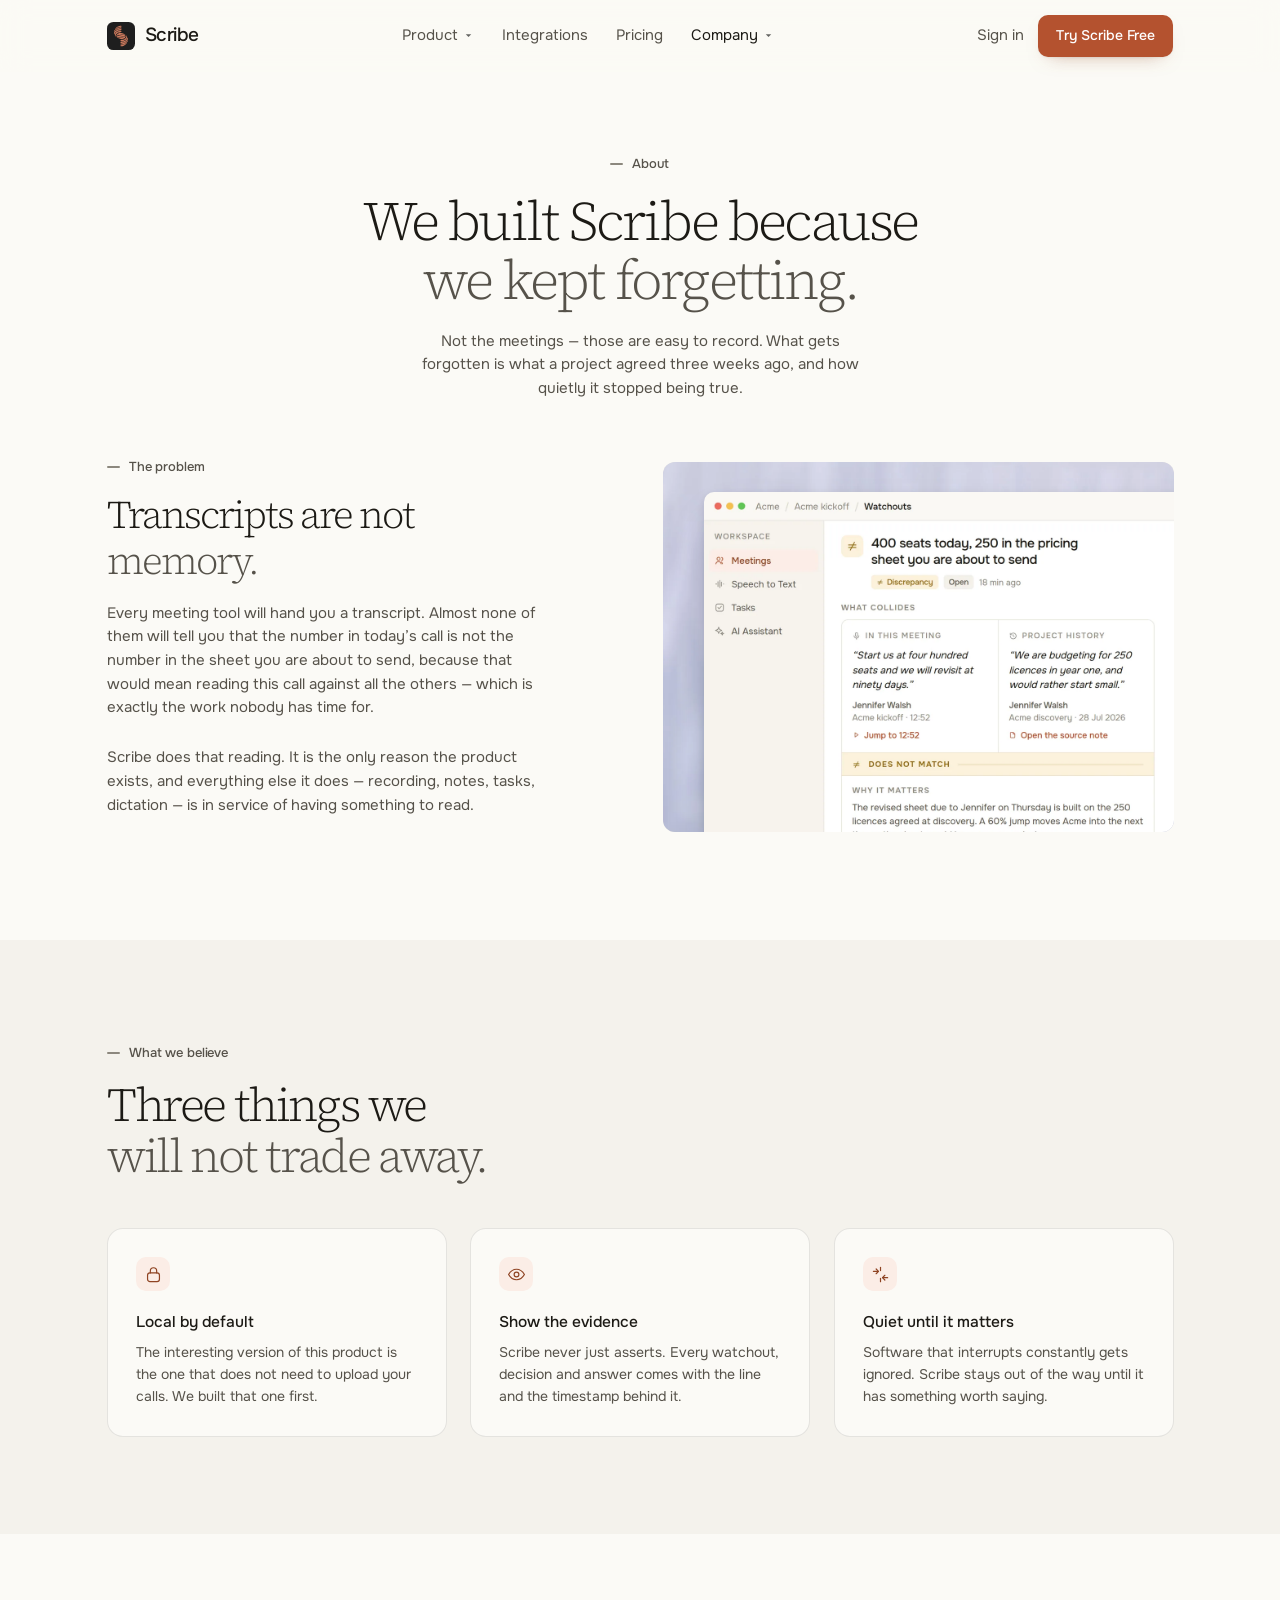
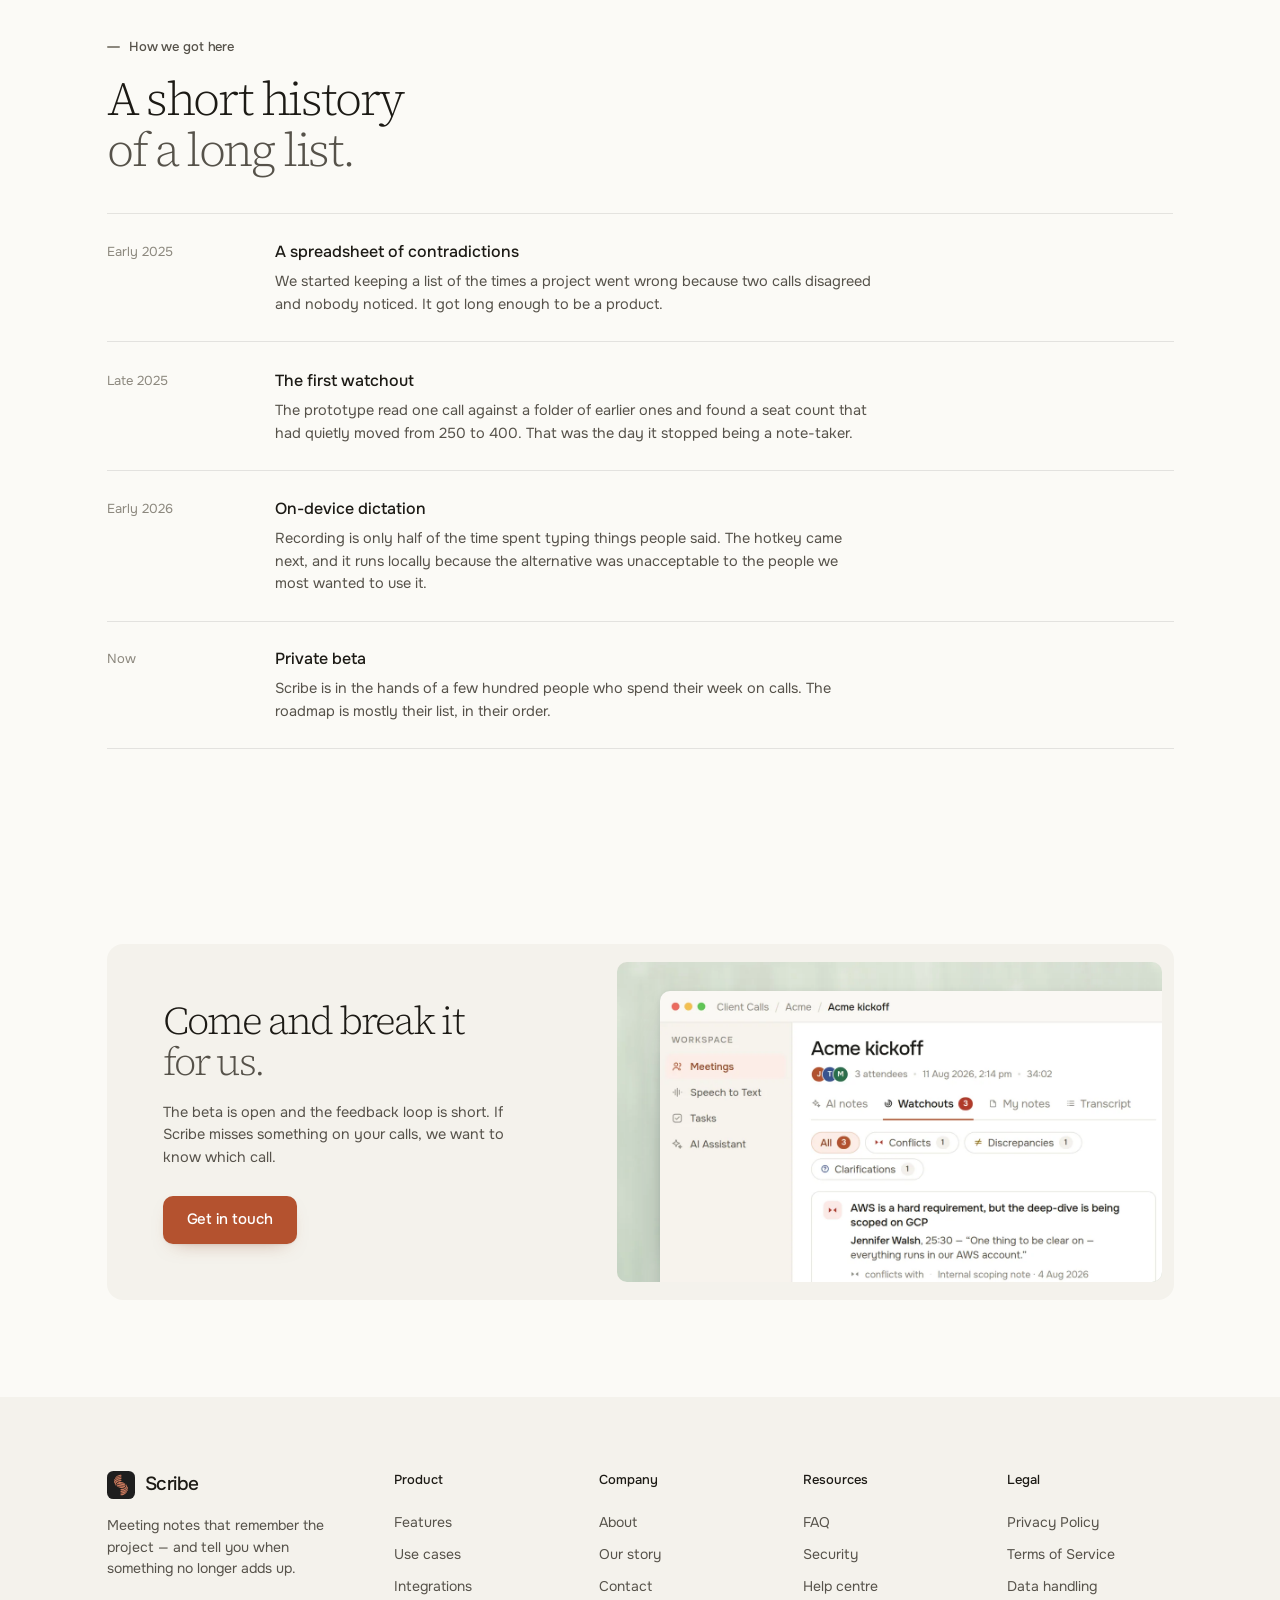
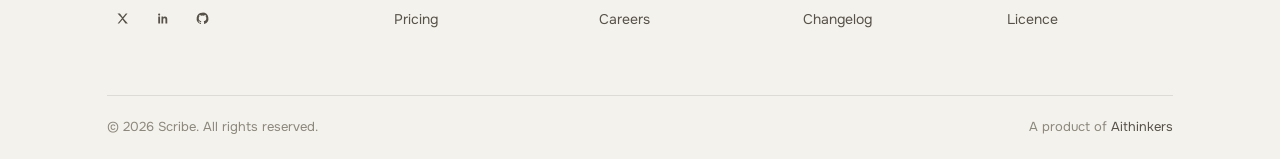
<file: about.html>
<!doctype html>
<html lang="en" class="no-js">
<head>
<meta charset="utf-8">
<meta name="viewport" content="width=device-width, initial-scale=1">
<title>About — Scribe</title>
<meta name="description" content="Why we built a meeting tool that reads today's call against every call before it, and what we will not trade away to do it.">
<meta name="theme-color" content="#FBFAF6">
<meta property="og:type" content="website">
<meta property="og:title" content="About — Scribe">
<meta property="og:description" content="Why we built a meeting tool that reads today's call against every call before it, and what we will not trade away to do it.">
<link rel="icon" href="assets/img/favicon.svg" type="image/svg+xml">
<link rel="apple-touch-icon" href="assets/img/apple-touch-icon.png">

<!-- Sentient is the display face used by the design. It is loaded from
     Fontshare; if it cannot be reached, the self-hosted Source Serif 4 in
     base.css takes over with matched metrics, so nothing reflows. -->
<link rel="preconnect" href="https://api.fontshare.com" crossorigin>
<link rel="stylesheet" href="https://api.fontshare.com/v2/css?f%5B%5D=sentient@300,400,500&amp;display=swap">

<link rel="preload" href="assets/fonts/onest-400.woff2" as="font" type="font/woff2" crossorigin>
<link rel="preload" href="assets/fonts/source-serif-300.woff2" as="font" type="font/woff2" crossorigin>

<link rel="stylesheet" href="assets/css/base.css">
<link rel="stylesheet" href="assets/css/components.css">
<link rel="stylesheet" href="assets/css/sections.css">
<link rel="stylesheet" href="assets/css/responsive.css">
<script>document.documentElement.classList.remove('no-js');</script>
</head>
<body>
<svg class="sr-only" aria-hidden="true" focusable="false" xmlns="http://www.w3.org/2000/svg"><defs>
<symbol id="i-logo" viewBox="0 0 1024 1024"><rect width="1024" height="1024" rx="230" fill="#1E1E1E"/><path d="M 483.8 138.2 c -72.8 13.1 -145.6 55.8 -188.6 109.8 -12.2 15.6 -9.7 15.4 17.6 -2.3 49.8 -32.4 109.5 -55.5 163.0 -62.6 59.2 -8.0 54.6 -5.7 55.5 -25.3 1.4 -25.3 -4.0 -27.6 -47.5 -19.6 z M 465.4 200.8 c -107.2 19.6 -206.2 88.2 -211.3 146.5 -2.0 20.8 -1.4 20.8 15.1 -0.6 41.8 -54.3 137.1 -98.7 230.1 -106.7 32.1 -2.8 33.3 -3.4 32.1 -24.7 -0.9 -19.9 -17.1 -23.6 -66.0 -14.5 z M 470.8 260.3 c -142.2 25.9 -240.9 114.6 -209.1 188.6 7.4 17.1 10.0 17.1 12.5 -1.1 9.1 -68.3 96.4 -128.3 209.4 -144.8 49.5 -7.1 46.6 -5.7 47.8 -25.3 1.1 -23.3 -10.5 -26.7 -60.6 -17.4 z M 467.9 322.8 c -149.0 31.0 -221.6 130.0 -153.3 208.5 11.4 13.1 13.9 11.1 8.0 -6.5 -25.0 -73.4 54.3 -147.6 175.2 -163.6 32.4 -4.3 34.1 -5.7 34.1 -22.8 0.0 -25.0 -9.1 -27.3 -64.0 -15.6 z M 422.4 397.9 c -46.4 21.6 -8.2 40.1 105.2 50.3 35.8 3.1 81.9 11.9 111.8 21.3 31.3 10.0 36.1 9.7 27.3 -2.6 -19.6 -26.7 -83.1 -53.5 -149.6 -63.1 -21.3 -3.1 -45.5 -7.1 -53.8 -8.5 -20.8 -4.0 -27.9 -3.4 -41.0 2.6 z M 359.3 442.6 c -25.9 27.6 35.8 49.5 189.4 66.6 31.3 3.4 65.1 11.7 99.0 23.9 25.3 9.1 27.9 9.1 36.4 0.6 27.3 -27.6 -56.0 -62.0 -175.8 -72.8 -40.1 -3.4 -64.3 -8.2 -99.0 -19.9 -33.8 -11.1 -38.1 -10.8 -50.1 1.7 z M 340.2 490.1 c -27.6 27.6 56.0 62.3 175.5 73.1 40.1 3.4 64.3 8.2 99.0 19.9 33.8 11.1 38.1 10.8 50.1 -1.7 25.9 -27.6 -35.8 -49.5 -189.4 -66.6 -31.3 -3.4 -65.1 -11.7 -99.0 -23.9 -25.3 -9.1 -27.9 -9.1 -36.1 -0.9 z M 696.9 484.4 c 0.0 0.6 2.0 7.1 4.6 14.5 25.3 73.7 -54.0 147.9 -175.2 163.8 -32.4 4.3 -34.1 5.7 -34.1 22.8 0.0 24.7 7.4 26.7 58.3 17.1 153.6 -29.9 230.7 -134.0 157.3 -212.8 -5.4 -5.4 -10.8 -8.2 -10.8 -5.4 z M 352.7 549.5 c 0.0 22.2 81.1 59.7 151.6 70.3 20.8 3.1 47.5 7.1 59.4 9.1 23.3 3.7 37.5 0.9 53.2 -11.4 21.9 -16.8 -25.3 -33.0 -120.6 -41.8 -35.3 -3.1 -82.5 -11.9 -110.1 -21.0 -29.9 -9.4 -33.6 -10.0 -33.6 -5.1 z M 752.9 563.2 c -0.9 2.3 -2.8 11.4 -4.6 20.2 -13.4 64.9 -99.8 122.3 -207.9 137.7 -49.5 7.1 -46.6 5.7 -47.8 26.2 -1.1 21.3 1.4 22.5 36.1 19.6 145.9 -11.9 270.5 -116.1 232.7 -193.7 -4.6 -9.1 -7.4 -12.8 -8.5 -10.0 z M 755.8 677.0 c -42.7 54.6 -138.0 99.0 -231.0 107.0 -32.1 2.8 -33.3 3.4 -32.1 24.7 0.9 20.5 12.8 23.3 61.7 15.1 110.4 -19.1 210.2 -87.3 215.6 -147.3 2.0 -20.5 2.0 -20.5 -14.2 0.6 z M 711.1 778.2 c -50.3 33.0 -108.7 55.5 -163.6 62.6 -58.9 8.0 -54.0 5.7 -54.9 26.2 -2.6 53.8 145.6 4.3 219.9 -74.0 33.6 -35.3 33.3 -37.5 -1.4 -14.8 z" fill="#D17D61"/></symbol>
<symbol id="i-arrow-right" viewBox="0 0 24 24"><path d="M4 12h15"/><path d="m13 6 6 6-6 6"/></symbol>
<symbol id="i-arrow-up-right" viewBox="0 0 24 24"><path d="M7 17 17 7"/><path d="M8 7h9v9"/></symbol>
<symbol id="i-chevron-down" viewBox="0 0 24 24"><path d="m6 9 6 6 6-6"/></symbol>
<symbol id="i-check" viewBox="0 0 24 24"><path d="m4 12.5 5 5L20 6.5"/></symbol>
<symbol id="i-check-circle" viewBox="0 0 24 24"><circle cx="12" cy="12" r="9"/><path d="m8 12 2.6 2.6L16 9"/></symbol>
<symbol id="i-check-square" viewBox="0 0 24 24"><rect x="3.5" y="3.5" width="17" height="17" rx="4"/><path d="m8 12 2.6 2.6L16 9.2"/></symbol>
<symbol id="i-search" viewBox="0 0 24 24"><circle cx="10.5" cy="10.5" r="6.5"/><path d="m15.4 15.4 4.6 4.6"/></symbol>
<symbol id="i-mic" viewBox="0 0 24 24"><rect x="9" y="2.5" width="6" height="11" rx="3"/><path d="M5 11a7 7 0 0 0 14 0"/><path d="M12 18v3.5"/></symbol>
<symbol id="i-folder" viewBox="0 0 24 24"><path d="M3 7a2.5 2.5 0 0 1 2.5-2.5h3.2l2 2.5h7.8A2.5 2.5 0 0 1 21 9.5v7A2.5 2.5 0 0 1 18.5 19h-13A2.5 2.5 0 0 1 3 16.5Z"/></symbol>
<symbol id="i-layers" viewBox="0 0 24 24"><path d="m12 3 9 5-9 5-9-5Z"/><path d="m3.5 12.5 8.5 4.7 8.5-4.7"/><path d="m3.5 16.8 8.5 4.7 8.5-4.7"/></symbol>
<symbol id="i-target" viewBox="0 0 24 24"><path d="M12 3.2 19 7.1"/><path d="M12 3.2a8.8 8.8 0 1 1-8.4 6.1"/><path d="M12 7.6a4.4 4.4 0 1 1-4.1 2.8"/><circle cx="12" cy="12" r="1.5" fill="currentColor" stroke="none"/></symbol>
<symbol id="i-scale" viewBox="0 0 24 24"><path d="M3 8h6"/><path d="M6.5 5 9.5 8l-3 3"/><path d="M21 16h-6"/><path d="M17.5 13 14.5 16l3 3"/><path d="M12 3v4"/><path d="M12 17v4"/></symbol>
<symbol id="i-clipboard" viewBox="0 0 24 24"><rect x="8" y="2.5" width="8" height="4" rx="1.8"/><path d="M8 4.5H6A2 2 0 0 0 4 6.5v13a2 2 0 0 0 2 2h12a2 2 0 0 0 2-2v-13a2 2 0 0 0-2-2h-2"/><path d="M8.5 11.5h7M8.5 15.5h4.5"/></symbol>
<symbol id="i-shield" viewBox="0 0 24 24"><path d="m12 2.8 8 3v6c0 4.8-3.4 8.1-8 9.4-4.6-1.3-8-4.6-8-9.4v-6Z"/><path d="m8.6 11.8 2.4 2.4 4.4-4.8"/></symbol>
<symbol id="i-lock" viewBox="0 0 24 24"><rect x="4.5" y="10" width="15" height="11" rx="3"/><path d="M8 10V7.5a4 4 0 0 1 8 0V10"/></symbol>
<symbol id="i-cloud-off" viewBox="0 0 24 24"><path d="M6.5 19a4.5 4.5 0 0 1-.4-9A6.3 6.3 0 0 1 15 7.4"/><path d="M17.3 10.2A3.8 3.8 0 0 1 17.8 19H10"/><path d="M3.5 3.5 20.5 20.5"/></symbol>
<symbol id="i-trash" viewBox="0 0 24 24"><path d="M4 6.5h16"/><path d="M9.5 6.5V5a1.6 1.6 0 0 1 1.6-1.6h1.8A1.6 1.6 0 0 1 14.5 5v1.5"/><path d="m6.5 6.5.9 12.6A1.9 1.9 0 0 0 9.3 21h5.4a1.9 1.9 0 0 0 1.9-1.9l.9-12.6"/></symbol>
<symbol id="i-zap" viewBox="0 0 24 24"><path d="M13.4 2.5 4.5 13.6h6.2L10 21.5l9-11.1h-6.3Z"/></symbol>
<symbol id="i-sparkle" viewBox="0 0 24 24"><path d="m9.8 3 2 5.2 5.2 2-5.2 2-2 5.2-2-5.2-5.2-2 5.2-2Z"/><path d="m17.8 14.2.9 2.4 2.4.9-2.4.9-.9 2.4-.9-2.4-2.4-.9 2.4-.9Z"/></symbol>
<symbol id="i-users" viewBox="0 0 24 24"><circle cx="9.5" cy="8" r="3.6"/><path d="M3 20a6.5 6.5 0 0 1 13 0"/><path d="M16.5 4.9a3.6 3.6 0 0 1 0 6.9"/><path d="M18.3 19.9a5.2 5.2 0 0 0-2.1-4.1"/></symbol>
<symbol id="i-calendar" viewBox="0 0 24 24"><rect x="3.5" y="5" width="17" height="15.5" rx="3"/><path d="M3.5 9.8h17M8.5 2.8v4M15.5 2.8v4"/></symbol>
<symbol id="i-clock" viewBox="0 0 24 24"><circle cx="12" cy="12" r="8.8"/><path d="M12 6.8V12l3.5 2.3"/></symbol>
<symbol id="i-bar-chart" viewBox="0 0 24 24"><path d="M4 20v-6M12 20V5M20 20v-9"/></symbol>
<symbol id="i-keyboard" viewBox="0 0 24 24"><rect x="2.5" y="6" width="19" height="12" rx="2.6"/><path d="M6.5 9.8h.01M10 9.8h.01M13.5 9.8h.01M17 9.8h.01M7.5 14.2h9"/></symbol>
<symbol id="i-x" viewBox="0 0 24 24"><path d="M6 6 18 18M18 6 6 18"/></symbol>
<symbol id="i-plus" viewBox="0 0 24 24"><path d="M12 5v14M5 12h14"/></symbol>
<symbol id="i-play" viewBox="0 0 24 24"><path d="M8 5.2 18.5 12 8 18.8Z"/></symbol>
<symbol id="i-alert" viewBox="0 0 24 24"><circle cx="12" cy="12" r="8.8"/><path d="M12 7.4v5.2"/><circle cx="12" cy="16.4" r=".9" fill="currentColor" stroke="none"/></symbol>
<symbol id="i-link" viewBox="0 0 24 24"><path d="M10 14a3.8 3.8 0 0 0 5.7.4l3-3a4 4 0 0 0-5.7-5.7l-1.6 1.6"/><path d="M14 10a3.8 3.8 0 0 0-5.7-.4l-3 3a4 4 0 0 0 5.7 5.7l1.6-1.6"/></symbol>
<symbol id="i-book" viewBox="0 0 24 24"><path d="M4 5.2A2 2 0 0 1 6 3.2h12a2 2 0 0 1 2 2v13.6a2 2 0 0 1-2 2H6a2 2 0 0 1-2-2Z"/><path d="M8 7.8h8M8 12h8M8 16.2h4.6"/></symbol>
<symbol id="i-download" viewBox="0 0 24 24"><path d="M12 3.5v11"/><path d="m7.6 10.4 4.4 4.4 4.4-4.4"/><path d="M4 20h16"/></symbol>
<symbol id="i-laptop" viewBox="0 0 24 24"><rect x="4" y="4.5" width="16" height="11.5" rx="2.2"/><path d="M2.2 19h19.6"/></symbol>
<symbol id="i-window" viewBox="0 0 24 24"><rect x="3.5" y="3.5" width="17" height="17" rx="2.8"/><path d="M12 3.5v17M3.5 12h17"/></symbol>
<symbol id="i-terminal" viewBox="0 0 24 24"><rect x="2.8" y="4" width="18.4" height="16" rx="2.8"/><path d="m7 10.2 2.7 2.3L7 14.8"/><path d="M12.6 15.2h4.4"/></symbol>
<symbol id="i-phone" viewBox="0 0 24 24"><rect x="6.5" y="2.5" width="11" height="19" rx="3"/><path d="M10.5 5.4h3"/></symbol>
<symbol id="i-tablet" viewBox="0 0 24 24"><rect x="5.2" y="2.5" width="13.6" height="19" rx="2.8"/><circle cx="12" cy="18.2" r="1.2"/></symbol>
<symbol id="i-monitor" viewBox="0 0 24 24"><rect x="2.8" y="4" width="18.4" height="13" rx="2.6"/><path d="M8.5 21h7M12 17v4"/></symbol>
<symbol id="i-video" viewBox="0 0 24 24"><rect x="2.8" y="6" width="12.5" height="12" rx="2.8"/><path d="m15.3 11.2 5.9-3.4v8.4l-5.9-3.4Z"/></symbol>
<symbol id="i-chat" viewBox="0 0 24 24"><path d="M20.5 12.4a7.9 7.9 0 0 1-8.5 7.9 9 9 0 0 1-2.6-.4L4 21.5l1.6-4.6a7.6 7.6 0 0 1-1.1-4 7.9 7.9 0 0 1 8.4-7.4 8 8 0 0 1 7.6 6.9Z"/></symbol>
<symbol id="i-doc" viewBox="0 0 24 24"><path d="M14 3H7a2.4 2.4 0 0 0-2.4 2.4v13.2A2.4 2.4 0 0 0 7 21h10a2.4 2.4 0 0 0 2.4-2.4V8.4Z"/><path d="M14 3v5.4h5.4"/><path d="M8.4 13h7M8.4 16.6h4.6"/></symbol>
<symbol id="i-mail" viewBox="0 0 24 24"><rect x="3" y="5" width="18" height="14" rx="2.8"/><path d="m3.8 7.2 7.1 5a2 2 0 0 0 2.2 0l7.1-5"/></symbol>
<symbol id="i-cpu" viewBox="0 0 24 24"><rect x="7" y="7" width="10" height="10" rx="2.4"/><path d="M10 2.5v4M14 2.5v4M10 17.5v4M14 17.5v4M2.5 10h4M2.5 14h4M17.5 10h4M17.5 14h4"/></symbol>
<symbol id="i-eye" viewBox="0 0 24 24"><path d="M2 12s3.8-6.6 10-6.6S22 12 22 12s-3.8 6.6-10 6.6S2 12 2 12Z"/><circle cx="12" cy="12" r="3"/></symbol>
<symbol id="i-globe" viewBox="0 0 24 24"><circle cx="12" cy="12" r="8.8"/><path d="M3.4 12h17.2"/><path d="M12 3.2a13.5 13.5 0 0 1 0 17.6 13.5 13.5 0 0 1 0-17.6Z"/></symbol>
<symbol id="i-x-social" viewBox="0 0 24 24"><path d="M4 4h3.9l4.4 6 5-6H20l-6.6 7.9L20.6 20h-3.9l-4.7-6.4L6.6 20H4.2l7-8.4Z" fill="currentColor" stroke="none"/></symbol>
<symbol id="i-linkedin" viewBox="0 0 24 24"><path d="M5.2 8.6h2.9V20H5.2Zm1.4-4.6a1.7 1.7 0 1 1 0 3.4 1.7 1.7 0 0 1 0-3.4ZM10.4 8.6h2.8v1.6a3.1 3.1 0 0 1 2.8-1.5c2.5 0 3.6 1.6 3.6 4.1V20h-2.9v-6c0-1.5-.5-2.3-1.7-2.3s-1.9.8-1.9 2.3v6h-2.8Z" fill="currentColor" stroke="none"/></symbol>
<symbol id="i-github" viewBox="0 0 24 24"><path d="M12 2.6a9.4 9.4 0 0 0-3 18.3c.5.1.6-.2.6-.5v-1.7c-2.6.6-3.2-1.2-3.2-1.2-.4-1.1-1-1.4-1-1.4-.9-.6 0-.6 0-.6a2 2 0 0 1 1.5 1 2.1 2.1 0 0 0 2.8.8 2 2 0 0 1 .6-1.3c-2.1-.2-4.3-1-4.3-4.6a3.6 3.6 0 0 1 1-2.5 3.4 3.4 0 0 1 .1-2.5s.8-.2 2.6 1a9 9 0 0 1 4.7 0c1.8-1.2 2.6-1 2.6-1a3.4 3.4 0 0 1 .1 2.5 3.6 3.6 0 0 1 1 2.5c0 3.6-2.2 4.4-4.3 4.6a2.3 2.3 0 0 1 .7 1.8v2.6c0 .3.1.6.6.5A9.4 9.4 0 0 0 12 2.6Z" fill="currentColor" stroke="none"/></symbol>
<symbol id="i-instagram" viewBox="0 0 24 24"><rect x="3.4" y="3.4" width="17.2" height="17.2" rx="5"/><circle cx="12" cy="12" r="4"/><circle cx="17" cy="7" r="1.1" fill="currentColor" stroke="none"/></symbol>
<symbol id="mark-1" viewBox="0 0 24 24"><path d="M12 3 21 20H3Z"/><path d="M8.8 14.2h6.4"/></symbol>
<symbol id="mark-2" viewBox="0 0 24 24"><circle cx="12" cy="12" r="8.6"/><path d="M12 3.4v17.2M3.4 12h17.2"/></symbol>
<symbol id="mark-3" viewBox="0 0 24 24"><rect x="3.6" y="3.6" width="16.8" height="16.8" rx="5"/><path d="M12 8v8M8 12h8"/></symbol>
<symbol id="mark-4" viewBox="0 0 24 24"><path d="m12 2.6 9.4 9.4-9.4 9.4L2.6 12Z"/><circle cx="12" cy="12" r="2.6"/></symbol>
<symbol id="mark-5" viewBox="0 0 24 24"><path d="M4 19V7.5L12 3l8 4.5V19"/><path d="M4 19h16M9.5 19v-5.5h5V19"/></symbol>
<symbol id="mark-6" viewBox="0 0 24 24"><path d="M2.8 14.4c2.4-3.6 4.3-3.6 6.6 0s4.2 3.6 6.6 0 4.2-3.6 5.2-1.8"/><path d="M2.8 9c2.4-3.6 4.3-3.6 6.6 0"/></symbol>
<symbol id="mark-7" viewBox="0 0 24 24"><path d="m12 2.8 2.7 6.5 6.5 2.7-6.5 2.7-2.7 6.5-2.7-6.5L2.8 12l6.5-2.7Z"/></symbol>
<symbol id="mark-8" viewBox="0 0 24 24"><path d="M5 20V6a3 3 0 0 1 3-3h8a3 3 0 0 1 3 3v14"/><path d="M5 12h14M9.5 20v-4.5h5V20"/></symbol>
</defs></svg>

<a class="skip-link" href="#main">Skip to content</a>

<header class="nav">
  <div class="wrap nav__inner">
    <a class="brand" href="index.html" aria-label="Scribe — home">
      <span class="brand__mark"><svg class="icon" aria-hidden="true"><use href="#i-logo"></use></svg></span>
      Scribe
    </a>

    <nav class="nav__links" aria-label="Primary">
      <div class="nav__item">
        <a class="nav__link" href="features.html">
          Product <svg class="chev" aria-hidden="true"><use href="#i-chevron-down"></use></svg>
        </a>
        <div class="nav__menu">
          <a href="features.html">Features<span>Project memory, notes, dictation</span></a>
          <a href="index.html#use-cases">Use cases<span>How teams run it day to day</span></a>
          <a href="index.html#security">Security<span>What stays on your device</span></a>
        </div>
      </div>
      <a class="nav__link" href="integrations.html">Integrations</a>
      <a class="nav__link" href="pricing.html">Pricing</a>
      <div class="nav__item">
        <a class="nav__link" href="about.html" aria-current="page">
          Company <svg class="chev" aria-hidden="true"><use href="#i-chevron-down"></use></svg>
        </a>
        <div class="nav__menu">
          <a href="about.html">About<span>Why we built Scribe</span></a>
          <a href="contact.html">Contact<span>Talk to a person</span></a>
          <a href="privacy.html">Privacy Policy</a>
          <a href="terms.html">Terms of Service</a>
        </div>
      </div>
    </nav>

    <div class="nav__actions">
      <a class="nav__signin" href="contact.html">Sign in</a>
      <a class="btn btn--primary" href="pricing.html">Try Scribe Free</a>
      <button class="nav__toggle" type="button" aria-label="Menu" aria-expanded="false" aria-controls="mobile-menu">
        <span class="bar"></span><span class="bar"></span><span class="bar"></span>
      </button>
    </div>
  </div>
</header>

<div class="mobile-menu" id="mobile-menu">
  <a href="features.html">Features</a>
  <a href="index.html#use-cases">Use cases</a>
  <a href="integrations.html">Integrations</a>
  <a href="pricing.html">Pricing</a>
  <a href="about.html">About</a>
  <a href="contact.html">Contact</a>
  <a class="btn btn--primary btn--lg btn--block" href="pricing.html">Try Scribe Free</a>
</div>

<main id="main">
<section class="page-hero">
  <div class="wrap">
    <span class="eyebrow is-centred" data-reveal>About</span>
    <h1 class="h1" data-split data-split-step="44">We built Scribe because<br><span class="soft">we kept forgetting.</span></h1>
    <p class="lead" data-reveal data-reveal-delay="150">Not the meetings — those are easy to record. What gets forgotten is what a project agreed three weeks ago, and how quietly it stopped being true.</p>
  </div>
</section>

<section class="section section--flush-top" id="story">
  <div class="wrap">
    <div class="split" data-reveal="soft">
      <div class="split__copy">
        <span class="eyebrow">The problem</span>
        <h2 class="h4">Transcripts are not <span class="soft">memory.</span></h2>
        <p>
          Every meeting tool will hand you a transcript. Almost none of them will tell you that the number in
          today&rsquo;s call is not the number in the sheet you are about to send, because that would mean
          reading this call against all the others — which is exactly the work nobody has time for.
        </p>
        <p class="body-text" style="max-width:44ch">
          Scribe does that reading. It is the only reason the product exists, and everything else it does —
          recording, notes, tasks, dictation — is in service of having something to read.
        </p>
      </div>
      <div class="split__media">
        <div class="shot shot--pad">
          <img class="shot__bg" src="assets/img/bg/dusk.webp" alt="" aria-hidden="true" loading="lazy" decoding="async">
          <img class="shot__fg" src="assets/img/app/watch-panel.webp" alt="One watchout opened out: what was said in this meeting, and the line from the project's history it does not match" width="1600" height="1000" loading="lazy" decoding="async">
        </div>
      </div>
    </div>
  </div>
</section>

<section class="section band">
  <div class="wrap">
    <div class="section-head" data-reveal>
      <span class="eyebrow">What we believe</span>
      <h2 class="h2" data-split>Three things we<br><span class="soft">will not trade away.</span></h2>
    </div>
    <div class="values" style="margin-top:clamp(30px,3.6vw,48px)" data-reveal="group" data-reveal-step="100">
      <div class="value">
        <span class="icon-tile icon-tile--accent"><svg class="icon" aria-hidden="true"><use href="#i-lock"></use></svg></span>
        <b>Local by default</b>
        <p>The interesting version of this product is the one that does not need to upload your calls. We built that one first.</p>
      </div>
      <div class="value">
        <span class="icon-tile icon-tile--accent"><svg class="icon" aria-hidden="true"><use href="#i-eye"></use></svg></span>
        <b>Show the evidence</b>
        <p>Scribe never just asserts. Every watchout, decision and answer comes with the line and the timestamp behind it.</p>
      </div>
      <div class="value">
        <span class="icon-tile icon-tile--accent"><svg class="icon" aria-hidden="true"><use href="#i-scale"></use></svg></span>
        <b>Quiet until it matters</b>
        <p>Software that interrupts constantly gets ignored. Scribe stays out of the way until it has something worth saying.</p>
      </div>
    </div>
  </div>
</section>

<section class="section">
  <div class="wrap">
    <div class="section-head" data-reveal>
      <span class="eyebrow">How we got here</span>
      <h2 class="h2" data-split>A short history<br><span class="soft">of a long list.</span></h2>
    </div>
    <ul class="timeline" style="margin-top:clamp(26px,3vw,40px)" data-reveal="group" data-reveal-step="90">
      <li>
        <span class="when">Early 2025</span>
        <div><b>A spreadsheet of contradictions</b><p>We started keeping a list of the times a project went wrong because two calls disagreed and nobody noticed. It got long enough to be a product.</p></div>
      </li>
      <li>
        <span class="when">Late 2025</span>
        <div><b>The first watchout</b><p>The prototype read one call against a folder of earlier ones and found a seat count that had quietly moved from 250 to 400. That was the day it stopped being a note-taker.</p></div>
      </li>
      <li>
        <span class="when">Early 2026</span>
        <div><b>On-device dictation</b><p>Recording is only half of the time spent typing things people said. The hotkey came next, and it runs locally because the alternative was unacceptable to the people we most wanted to use it.</p></div>
      </li>
      <li>
        <span class="when">Now</span>
        <div><b>Private beta</b><p>Scribe is in the hands of a few hundred people who spend their week on calls. The roadmap is mostly their list, in their order.</p></div>
      </li>
    </ul>
  </div>
</section>

<section class="section">
  <div class="wrap">
    <div class="cta-card" data-reveal="soft">
      <div class="cta-card__body">
        <h2 class="h3" data-split>Come and break it<br><span class="soft">for us.</span></h2>
        <p>The beta is open and the feedback loop is short. If Scribe misses something on your calls, we want to know which call.</p>
        <a class="btn btn--primary btn--lg" href="contact.html">Get in touch</a>
      </div>
      <div class="cta-card__media">
        <img class="shot__bg" src="assets/img/bg/sage.webp" alt="" aria-hidden="true" loading="lazy" decoding="async">
        <img class="shot__fg" src="assets/img/app/watchouts.webp" alt="The watchouts tab of a meeting, listing a conflict, a discrepancy and an open question" width="1600" height="1000" loading="lazy" decoding="async">
      </div>
    </div>
  </div>
</section>
</main>

<footer class="footer">
  <div class="wrap">
    <div class="footer__top">
      <div class="footer__brand">
        <a class="brand" href="index.html">
          <span class="brand__mark"><svg class="icon" aria-hidden="true"><use href="#i-logo"></use></svg></span>
          Scribe
        </a>
        <p class="footer__blurb">Meeting notes that remember the project — and tell you when something no longer adds up.</p>
        <div class="footer__social">
          <a href="#" aria-label="Scribe on X"><svg aria-hidden="true"><use href="#i-x-social"></use></svg></a>
          <a href="#" aria-label="Scribe on LinkedIn"><svg aria-hidden="true"><use href="#i-linkedin"></use></svg></a>
          <a href="#" aria-label="Scribe on GitHub"><svg aria-hidden="true"><use href="#i-github"></use></svg></a>
        </div>
      </div>

      <div class="footer__col">
        <h4>Product</h4>
        <a href="features.html">Features</a>
        <a href="index.html#use-cases">Use cases</a>
        <a href="integrations.html">Integrations</a>
        <a href="pricing.html">Pricing</a>
      </div>

      <div class="footer__col">
        <h4>Company</h4>
        <a href="about.html">About</a>
        <a href="about.html#story">Our story</a>
        <a href="contact.html">Contact</a>
        <a href="contact.html">Careers</a>
      </div>

      <div class="footer__col">
        <h4>Resources</h4>
        <a href="index.html#faq">FAQ</a>
        <a href="index.html#security">Security</a>
        <a href="contact.html">Help centre</a>
        <a href="contact.html">Changelog</a>
      </div>

      <div class="footer__col">
        <h4>Legal</h4>
        <a href="privacy.html">Privacy Policy</a>
        <a href="terms.html">Terms of Service</a>
        <a href="privacy.html#data">Data handling</a>
        <a href="terms.html#licence">Licence</a>
      </div>
    </div>

    <div class="footer__bottom">
      <span>&copy; <span data-year>2026</span> Scribe. All rights reserved.</span>
      <span>A product of <a href="https://aithinkers.com">Aithinkers</a></span>
    </div>
  </div>
</footer>

<script src="assets/js/data.js"></script>
<script src="assets/js/main.js"></script>
<script src="assets/js/reveal.js"></script>
<script src="assets/js/stack.js"></script>
<script src="assets/js/context-scene.js"></script>
<script src="assets/js/download.js"></script>
<script src="assets/js/ui.js"></script>
</body>
</html>
</file>
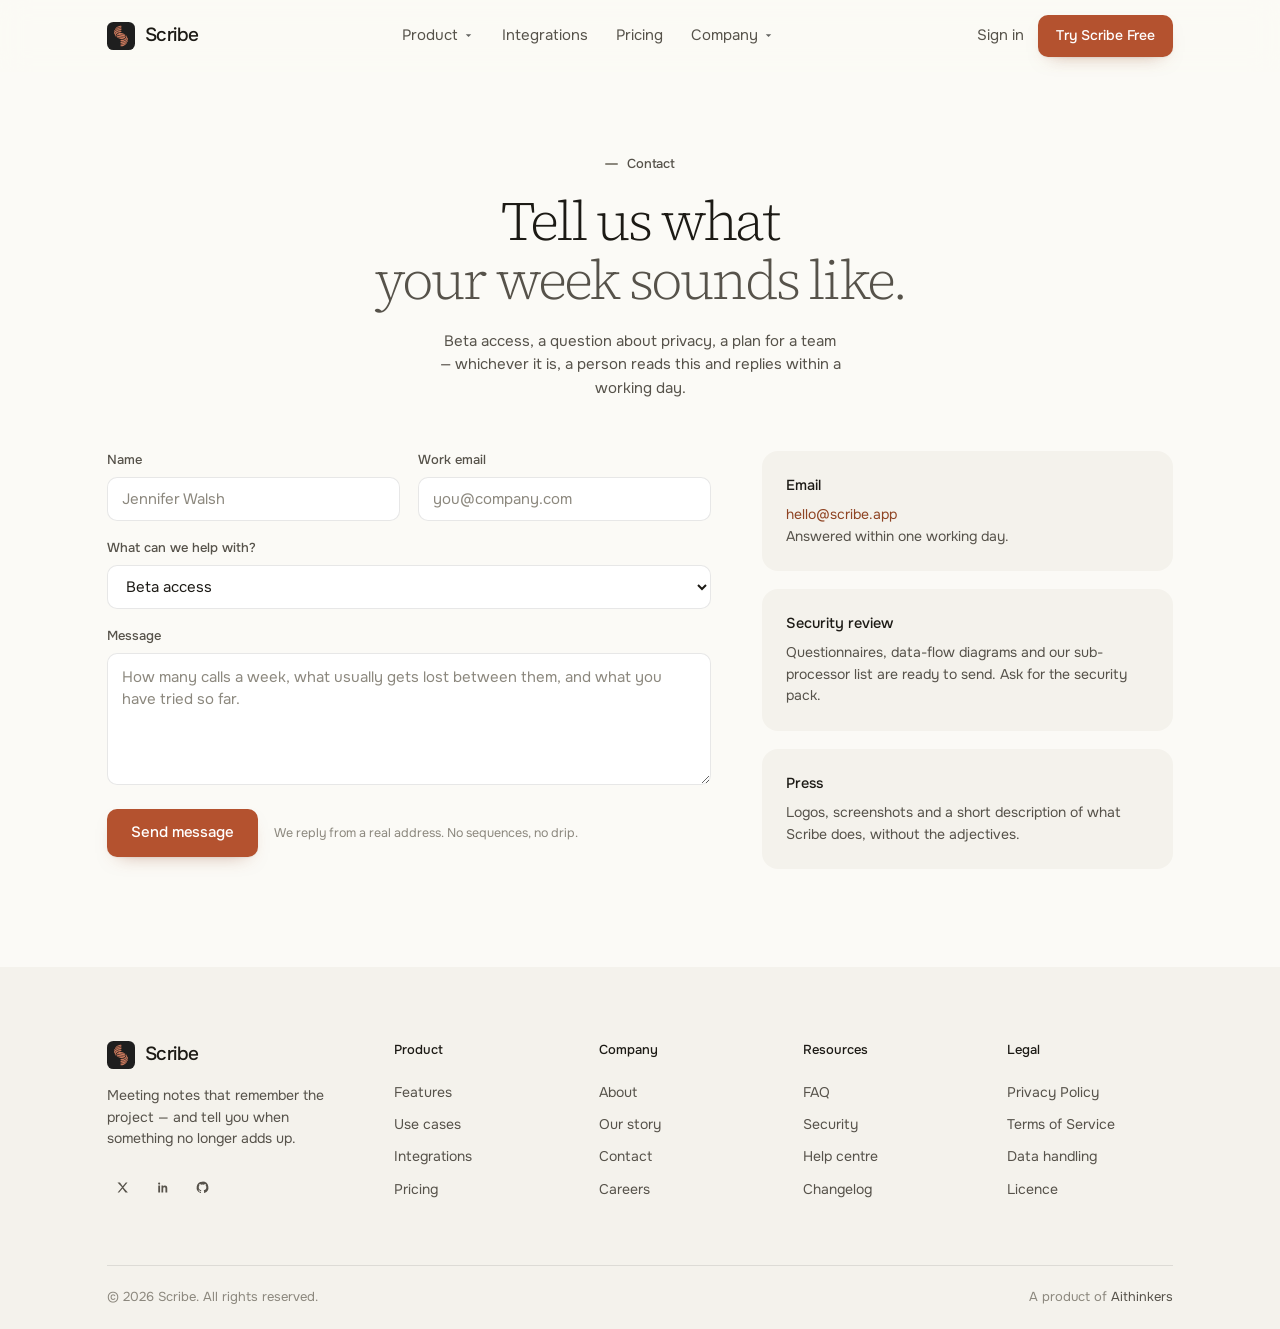
<file: contact.html>
<!doctype html>
<html lang="en" class="no-js">
<head>
<meta charset="utf-8">
<meta name="viewport" content="width=device-width, initial-scale=1">
<title>Contact — Scribe</title>
<meta name="description" content="Beta access, pricing for a team, a security review, or an integration you need. A person reads this and replies within a working day.">
<meta name="theme-color" content="#FBFAF6">
<meta property="og:type" content="website">
<meta property="og:title" content="Contact — Scribe">
<meta property="og:description" content="Beta access, pricing for a team, a security review, or an integration you need. A person reads this and replies within a working day.">
<link rel="icon" href="assets/img/favicon.svg" type="image/svg+xml">
<link rel="apple-touch-icon" href="assets/img/apple-touch-icon.png">

<!-- Sentient is the display face used by the design. It is loaded from
     Fontshare; if it cannot be reached, the self-hosted Source Serif 4 in
     base.css takes over with matched metrics, so nothing reflows. -->
<link rel="preconnect" href="https://api.fontshare.com" crossorigin>
<link rel="stylesheet" href="https://api.fontshare.com/v2/css?f%5B%5D=sentient@300,400,500&amp;display=swap">

<link rel="preload" href="assets/fonts/onest-400.woff2" as="font" type="font/woff2" crossorigin>
<link rel="preload" href="assets/fonts/source-serif-300.woff2" as="font" type="font/woff2" crossorigin>

<link rel="stylesheet" href="assets/css/base.css">
<link rel="stylesheet" href="assets/css/components.css">
<link rel="stylesheet" href="assets/css/sections.css">
<link rel="stylesheet" href="assets/css/responsive.css">
<script>document.documentElement.classList.remove('no-js');</script>
</head>
<body>
<svg class="sr-only" aria-hidden="true" focusable="false" xmlns="http://www.w3.org/2000/svg"><defs>
<symbol id="i-logo" viewBox="0 0 1024 1024"><rect width="1024" height="1024" rx="230" fill="#1E1E1E"/><path d="M 483.8 138.2 c -72.8 13.1 -145.6 55.8 -188.6 109.8 -12.2 15.6 -9.7 15.4 17.6 -2.3 49.8 -32.4 109.5 -55.5 163.0 -62.6 59.2 -8.0 54.6 -5.7 55.5 -25.3 1.4 -25.3 -4.0 -27.6 -47.5 -19.6 z M 465.4 200.8 c -107.2 19.6 -206.2 88.2 -211.3 146.5 -2.0 20.8 -1.4 20.8 15.1 -0.6 41.8 -54.3 137.1 -98.7 230.1 -106.7 32.1 -2.8 33.3 -3.4 32.1 -24.7 -0.9 -19.9 -17.1 -23.6 -66.0 -14.5 z M 470.8 260.3 c -142.2 25.9 -240.9 114.6 -209.1 188.6 7.4 17.1 10.0 17.1 12.5 -1.1 9.1 -68.3 96.4 -128.3 209.4 -144.8 49.5 -7.1 46.6 -5.7 47.8 -25.3 1.1 -23.3 -10.5 -26.7 -60.6 -17.4 z M 467.9 322.8 c -149.0 31.0 -221.6 130.0 -153.3 208.5 11.4 13.1 13.9 11.1 8.0 -6.5 -25.0 -73.4 54.3 -147.6 175.2 -163.6 32.4 -4.3 34.1 -5.7 34.1 -22.8 0.0 -25.0 -9.1 -27.3 -64.0 -15.6 z M 422.4 397.9 c -46.4 21.6 -8.2 40.1 105.2 50.3 35.8 3.1 81.9 11.9 111.8 21.3 31.3 10.0 36.1 9.7 27.3 -2.6 -19.6 -26.7 -83.1 -53.5 -149.6 -63.1 -21.3 -3.1 -45.5 -7.1 -53.8 -8.5 -20.8 -4.0 -27.9 -3.4 -41.0 2.6 z M 359.3 442.6 c -25.9 27.6 35.8 49.5 189.4 66.6 31.3 3.4 65.1 11.7 99.0 23.9 25.3 9.1 27.9 9.1 36.4 0.6 27.3 -27.6 -56.0 -62.0 -175.8 -72.8 -40.1 -3.4 -64.3 -8.2 -99.0 -19.9 -33.8 -11.1 -38.1 -10.8 -50.1 1.7 z M 340.2 490.1 c -27.6 27.6 56.0 62.3 175.5 73.1 40.1 3.4 64.3 8.2 99.0 19.9 33.8 11.1 38.1 10.8 50.1 -1.7 25.9 -27.6 -35.8 -49.5 -189.4 -66.6 -31.3 -3.4 -65.1 -11.7 -99.0 -23.9 -25.3 -9.1 -27.9 -9.1 -36.1 -0.9 z M 696.9 484.4 c 0.0 0.6 2.0 7.1 4.6 14.5 25.3 73.7 -54.0 147.9 -175.2 163.8 -32.4 4.3 -34.1 5.7 -34.1 22.8 0.0 24.7 7.4 26.7 58.3 17.1 153.6 -29.9 230.7 -134.0 157.3 -212.8 -5.4 -5.4 -10.8 -8.2 -10.8 -5.4 z M 352.7 549.5 c 0.0 22.2 81.1 59.7 151.6 70.3 20.8 3.1 47.5 7.1 59.4 9.1 23.3 3.7 37.5 0.9 53.2 -11.4 21.9 -16.8 -25.3 -33.0 -120.6 -41.8 -35.3 -3.1 -82.5 -11.9 -110.1 -21.0 -29.9 -9.4 -33.6 -10.0 -33.6 -5.1 z M 752.9 563.2 c -0.9 2.3 -2.8 11.4 -4.6 20.2 -13.4 64.9 -99.8 122.3 -207.9 137.7 -49.5 7.1 -46.6 5.7 -47.8 26.2 -1.1 21.3 1.4 22.5 36.1 19.6 145.9 -11.9 270.5 -116.1 232.7 -193.7 -4.6 -9.1 -7.4 -12.8 -8.5 -10.0 z M 755.8 677.0 c -42.7 54.6 -138.0 99.0 -231.0 107.0 -32.1 2.8 -33.3 3.4 -32.1 24.7 0.9 20.5 12.8 23.3 61.7 15.1 110.4 -19.1 210.2 -87.3 215.6 -147.3 2.0 -20.5 2.0 -20.5 -14.2 0.6 z M 711.1 778.2 c -50.3 33.0 -108.7 55.5 -163.6 62.6 -58.9 8.0 -54.0 5.7 -54.9 26.2 -2.6 53.8 145.6 4.3 219.9 -74.0 33.6 -35.3 33.3 -37.5 -1.4 -14.8 z" fill="#D17D61"/></symbol>
<symbol id="i-arrow-right" viewBox="0 0 24 24"><path d="M4 12h15"/><path d="m13 6 6 6-6 6"/></symbol>
<symbol id="i-arrow-up-right" viewBox="0 0 24 24"><path d="M7 17 17 7"/><path d="M8 7h9v9"/></symbol>
<symbol id="i-chevron-down" viewBox="0 0 24 24"><path d="m6 9 6 6 6-6"/></symbol>
<symbol id="i-check" viewBox="0 0 24 24"><path d="m4 12.5 5 5L20 6.5"/></symbol>
<symbol id="i-check-circle" viewBox="0 0 24 24"><circle cx="12" cy="12" r="9"/><path d="m8 12 2.6 2.6L16 9"/></symbol>
<symbol id="i-check-square" viewBox="0 0 24 24"><rect x="3.5" y="3.5" width="17" height="17" rx="4"/><path d="m8 12 2.6 2.6L16 9.2"/></symbol>
<symbol id="i-search" viewBox="0 0 24 24"><circle cx="10.5" cy="10.5" r="6.5"/><path d="m15.4 15.4 4.6 4.6"/></symbol>
<symbol id="i-mic" viewBox="0 0 24 24"><rect x="9" y="2.5" width="6" height="11" rx="3"/><path d="M5 11a7 7 0 0 0 14 0"/><path d="M12 18v3.5"/></symbol>
<symbol id="i-folder" viewBox="0 0 24 24"><path d="M3 7a2.5 2.5 0 0 1 2.5-2.5h3.2l2 2.5h7.8A2.5 2.5 0 0 1 21 9.5v7A2.5 2.5 0 0 1 18.5 19h-13A2.5 2.5 0 0 1 3 16.5Z"/></symbol>
<symbol id="i-layers" viewBox="0 0 24 24"><path d="m12 3 9 5-9 5-9-5Z"/><path d="m3.5 12.5 8.5 4.7 8.5-4.7"/><path d="m3.5 16.8 8.5 4.7 8.5-4.7"/></symbol>
<symbol id="i-target" viewBox="0 0 24 24"><path d="M12 3.2 19 7.1"/><path d="M12 3.2a8.8 8.8 0 1 1-8.4 6.1"/><path d="M12 7.6a4.4 4.4 0 1 1-4.1 2.8"/><circle cx="12" cy="12" r="1.5" fill="currentColor" stroke="none"/></symbol>
<symbol id="i-scale" viewBox="0 0 24 24"><path d="M3 8h6"/><path d="M6.5 5 9.5 8l-3 3"/><path d="M21 16h-6"/><path d="M17.5 13 14.5 16l3 3"/><path d="M12 3v4"/><path d="M12 17v4"/></symbol>
<symbol id="i-clipboard" viewBox="0 0 24 24"><rect x="8" y="2.5" width="8" height="4" rx="1.8"/><path d="M8 4.5H6A2 2 0 0 0 4 6.5v13a2 2 0 0 0 2 2h12a2 2 0 0 0 2-2v-13a2 2 0 0 0-2-2h-2"/><path d="M8.5 11.5h7M8.5 15.5h4.5"/></symbol>
<symbol id="i-shield" viewBox="0 0 24 24"><path d="m12 2.8 8 3v6c0 4.8-3.4 8.1-8 9.4-4.6-1.3-8-4.6-8-9.4v-6Z"/><path d="m8.6 11.8 2.4 2.4 4.4-4.8"/></symbol>
<symbol id="i-lock" viewBox="0 0 24 24"><rect x="4.5" y="10" width="15" height="11" rx="3"/><path d="M8 10V7.5a4 4 0 0 1 8 0V10"/></symbol>
<symbol id="i-cloud-off" viewBox="0 0 24 24"><path d="M6.5 19a4.5 4.5 0 0 1-.4-9A6.3 6.3 0 0 1 15 7.4"/><path d="M17.3 10.2A3.8 3.8 0 0 1 17.8 19H10"/><path d="M3.5 3.5 20.5 20.5"/></symbol>
<symbol id="i-trash" viewBox="0 0 24 24"><path d="M4 6.5h16"/><path d="M9.5 6.5V5a1.6 1.6 0 0 1 1.6-1.6h1.8A1.6 1.6 0 0 1 14.5 5v1.5"/><path d="m6.5 6.5.9 12.6A1.9 1.9 0 0 0 9.3 21h5.4a1.9 1.9 0 0 0 1.9-1.9l.9-12.6"/></symbol>
<symbol id="i-zap" viewBox="0 0 24 24"><path d="M13.4 2.5 4.5 13.6h6.2L10 21.5l9-11.1h-6.3Z"/></symbol>
<symbol id="i-sparkle" viewBox="0 0 24 24"><path d="m9.8 3 2 5.2 5.2 2-5.2 2-2 5.2-2-5.2-5.2-2 5.2-2Z"/><path d="m17.8 14.2.9 2.4 2.4.9-2.4.9-.9 2.4-.9-2.4-2.4-.9 2.4-.9Z"/></symbol>
<symbol id="i-users" viewBox="0 0 24 24"><circle cx="9.5" cy="8" r="3.6"/><path d="M3 20a6.5 6.5 0 0 1 13 0"/><path d="M16.5 4.9a3.6 3.6 0 0 1 0 6.9"/><path d="M18.3 19.9a5.2 5.2 0 0 0-2.1-4.1"/></symbol>
<symbol id="i-calendar" viewBox="0 0 24 24"><rect x="3.5" y="5" width="17" height="15.5" rx="3"/><path d="M3.5 9.8h17M8.5 2.8v4M15.5 2.8v4"/></symbol>
<symbol id="i-clock" viewBox="0 0 24 24"><circle cx="12" cy="12" r="8.8"/><path d="M12 6.8V12l3.5 2.3"/></symbol>
<symbol id="i-bar-chart" viewBox="0 0 24 24"><path d="M4 20v-6M12 20V5M20 20v-9"/></symbol>
<symbol id="i-keyboard" viewBox="0 0 24 24"><rect x="2.5" y="6" width="19" height="12" rx="2.6"/><path d="M6.5 9.8h.01M10 9.8h.01M13.5 9.8h.01M17 9.8h.01M7.5 14.2h9"/></symbol>
<symbol id="i-x" viewBox="0 0 24 24"><path d="M6 6 18 18M18 6 6 18"/></symbol>
<symbol id="i-plus" viewBox="0 0 24 24"><path d="M12 5v14M5 12h14"/></symbol>
<symbol id="i-play" viewBox="0 0 24 24"><path d="M8 5.2 18.5 12 8 18.8Z"/></symbol>
<symbol id="i-alert" viewBox="0 0 24 24"><circle cx="12" cy="12" r="8.8"/><path d="M12 7.4v5.2"/><circle cx="12" cy="16.4" r=".9" fill="currentColor" stroke="none"/></symbol>
<symbol id="i-link" viewBox="0 0 24 24"><path d="M10 14a3.8 3.8 0 0 0 5.7.4l3-3a4 4 0 0 0-5.7-5.7l-1.6 1.6"/><path d="M14 10a3.8 3.8 0 0 0-5.7-.4l-3 3a4 4 0 0 0 5.7 5.7l1.6-1.6"/></symbol>
<symbol id="i-book" viewBox="0 0 24 24"><path d="M4 5.2A2 2 0 0 1 6 3.2h12a2 2 0 0 1 2 2v13.6a2 2 0 0 1-2 2H6a2 2 0 0 1-2-2Z"/><path d="M8 7.8h8M8 12h8M8 16.2h4.6"/></symbol>
<symbol id="i-download" viewBox="0 0 24 24"><path d="M12 3.5v11"/><path d="m7.6 10.4 4.4 4.4 4.4-4.4"/><path d="M4 20h16"/></symbol>
<symbol id="i-laptop" viewBox="0 0 24 24"><rect x="4" y="4.5" width="16" height="11.5" rx="2.2"/><path d="M2.2 19h19.6"/></symbol>
<symbol id="i-window" viewBox="0 0 24 24"><rect x="3.5" y="3.5" width="17" height="17" rx="2.8"/><path d="M12 3.5v17M3.5 12h17"/></symbol>
<symbol id="i-terminal" viewBox="0 0 24 24"><rect x="2.8" y="4" width="18.4" height="16" rx="2.8"/><path d="m7 10.2 2.7 2.3L7 14.8"/><path d="M12.6 15.2h4.4"/></symbol>
<symbol id="i-phone" viewBox="0 0 24 24"><rect x="6.5" y="2.5" width="11" height="19" rx="3"/><path d="M10.5 5.4h3"/></symbol>
<symbol id="i-tablet" viewBox="0 0 24 24"><rect x="5.2" y="2.5" width="13.6" height="19" rx="2.8"/><circle cx="12" cy="18.2" r="1.2"/></symbol>
<symbol id="i-monitor" viewBox="0 0 24 24"><rect x="2.8" y="4" width="18.4" height="13" rx="2.6"/><path d="M8.5 21h7M12 17v4"/></symbol>
<symbol id="i-video" viewBox="0 0 24 24"><rect x="2.8" y="6" width="12.5" height="12" rx="2.8"/><path d="m15.3 11.2 5.9-3.4v8.4l-5.9-3.4Z"/></symbol>
<symbol id="i-chat" viewBox="0 0 24 24"><path d="M20.5 12.4a7.9 7.9 0 0 1-8.5 7.9 9 9 0 0 1-2.6-.4L4 21.5l1.6-4.6a7.6 7.6 0 0 1-1.1-4 7.9 7.9 0 0 1 8.4-7.4 8 8 0 0 1 7.6 6.9Z"/></symbol>
<symbol id="i-doc" viewBox="0 0 24 24"><path d="M14 3H7a2.4 2.4 0 0 0-2.4 2.4v13.2A2.4 2.4 0 0 0 7 21h10a2.4 2.4 0 0 0 2.4-2.4V8.4Z"/><path d="M14 3v5.4h5.4"/><path d="M8.4 13h7M8.4 16.6h4.6"/></symbol>
<symbol id="i-mail" viewBox="0 0 24 24"><rect x="3" y="5" width="18" height="14" rx="2.8"/><path d="m3.8 7.2 7.1 5a2 2 0 0 0 2.2 0l7.1-5"/></symbol>
<symbol id="i-cpu" viewBox="0 0 24 24"><rect x="7" y="7" width="10" height="10" rx="2.4"/><path d="M10 2.5v4M14 2.5v4M10 17.5v4M14 17.5v4M2.5 10h4M2.5 14h4M17.5 10h4M17.5 14h4"/></symbol>
<symbol id="i-eye" viewBox="0 0 24 24"><path d="M2 12s3.8-6.6 10-6.6S22 12 22 12s-3.8 6.6-10 6.6S2 12 2 12Z"/><circle cx="12" cy="12" r="3"/></symbol>
<symbol id="i-globe" viewBox="0 0 24 24"><circle cx="12" cy="12" r="8.8"/><path d="M3.4 12h17.2"/><path d="M12 3.2a13.5 13.5 0 0 1 0 17.6 13.5 13.5 0 0 1 0-17.6Z"/></symbol>
<symbol id="i-x-social" viewBox="0 0 24 24"><path d="M4 4h3.9l4.4 6 5-6H20l-6.6 7.9L20.6 20h-3.9l-4.7-6.4L6.6 20H4.2l7-8.4Z" fill="currentColor" stroke="none"/></symbol>
<symbol id="i-linkedin" viewBox="0 0 24 24"><path d="M5.2 8.6h2.9V20H5.2Zm1.4-4.6a1.7 1.7 0 1 1 0 3.4 1.7 1.7 0 0 1 0-3.4ZM10.4 8.6h2.8v1.6a3.1 3.1 0 0 1 2.8-1.5c2.5 0 3.6 1.6 3.6 4.1V20h-2.9v-6c0-1.5-.5-2.3-1.7-2.3s-1.9.8-1.9 2.3v6h-2.8Z" fill="currentColor" stroke="none"/></symbol>
<symbol id="i-github" viewBox="0 0 24 24"><path d="M12 2.6a9.4 9.4 0 0 0-3 18.3c.5.1.6-.2.6-.5v-1.7c-2.6.6-3.2-1.2-3.2-1.2-.4-1.1-1-1.4-1-1.4-.9-.6 0-.6 0-.6a2 2 0 0 1 1.5 1 2.1 2.1 0 0 0 2.8.8 2 2 0 0 1 .6-1.3c-2.1-.2-4.3-1-4.3-4.6a3.6 3.6 0 0 1 1-2.5 3.4 3.4 0 0 1 .1-2.5s.8-.2 2.6 1a9 9 0 0 1 4.7 0c1.8-1.2 2.6-1 2.6-1a3.4 3.4 0 0 1 .1 2.5 3.6 3.6 0 0 1 1 2.5c0 3.6-2.2 4.4-4.3 4.6a2.3 2.3 0 0 1 .7 1.8v2.6c0 .3.1.6.6.5A9.4 9.4 0 0 0 12 2.6Z" fill="currentColor" stroke="none"/></symbol>
<symbol id="i-instagram" viewBox="0 0 24 24"><rect x="3.4" y="3.4" width="17.2" height="17.2" rx="5"/><circle cx="12" cy="12" r="4"/><circle cx="17" cy="7" r="1.1" fill="currentColor" stroke="none"/></symbol>
<symbol id="mark-1" viewBox="0 0 24 24"><path d="M12 3 21 20H3Z"/><path d="M8.8 14.2h6.4"/></symbol>
<symbol id="mark-2" viewBox="0 0 24 24"><circle cx="12" cy="12" r="8.6"/><path d="M12 3.4v17.2M3.4 12h17.2"/></symbol>
<symbol id="mark-3" viewBox="0 0 24 24"><rect x="3.6" y="3.6" width="16.8" height="16.8" rx="5"/><path d="M12 8v8M8 12h8"/></symbol>
<symbol id="mark-4" viewBox="0 0 24 24"><path d="m12 2.6 9.4 9.4-9.4 9.4L2.6 12Z"/><circle cx="12" cy="12" r="2.6"/></symbol>
<symbol id="mark-5" viewBox="0 0 24 24"><path d="M4 19V7.5L12 3l8 4.5V19"/><path d="M4 19h16M9.5 19v-5.5h5V19"/></symbol>
<symbol id="mark-6" viewBox="0 0 24 24"><path d="M2.8 14.4c2.4-3.6 4.3-3.6 6.6 0s4.2 3.6 6.6 0 4.2-3.6 5.2-1.8"/><path d="M2.8 9c2.4-3.6 4.3-3.6 6.6 0"/></symbol>
<symbol id="mark-7" viewBox="0 0 24 24"><path d="m12 2.8 2.7 6.5 6.5 2.7-6.5 2.7-2.7 6.5-2.7-6.5L2.8 12l6.5-2.7Z"/></symbol>
<symbol id="mark-8" viewBox="0 0 24 24"><path d="M5 20V6a3 3 0 0 1 3-3h8a3 3 0 0 1 3 3v14"/><path d="M5 12h14M9.5 20v-4.5h5V20"/></symbol>
</defs></svg>

<a class="skip-link" href="#main">Skip to content</a>

<header class="nav">
  <div class="wrap nav__inner">
    <a class="brand" href="index.html" aria-label="Scribe — home">
      <span class="brand__mark"><svg class="icon" aria-hidden="true"><use href="#i-logo"></use></svg></span>
      Scribe
    </a>

    <nav class="nav__links" aria-label="Primary">
      <div class="nav__item">
        <a class="nav__link" href="features.html">
          Product <svg class="chev" aria-hidden="true"><use href="#i-chevron-down"></use></svg>
        </a>
        <div class="nav__menu">
          <a href="features.html">Features<span>Project memory, notes, dictation</span></a>
          <a href="index.html#use-cases">Use cases<span>How teams run it day to day</span></a>
          <a href="index.html#security">Security<span>What stays on your device</span></a>
        </div>
      </div>
      <a class="nav__link" href="integrations.html">Integrations</a>
      <a class="nav__link" href="pricing.html">Pricing</a>
      <div class="nav__item">
        <a class="nav__link" href="about.html">
          Company <svg class="chev" aria-hidden="true"><use href="#i-chevron-down"></use></svg>
        </a>
        <div class="nav__menu">
          <a href="about.html">About<span>Why we built Scribe</span></a>
          <a href="contact.html">Contact<span>Talk to a person</span></a>
          <a href="privacy.html">Privacy Policy</a>
          <a href="terms.html">Terms of Service</a>
        </div>
      </div>
    </nav>

    <div class="nav__actions">
      <a class="nav__signin" href="contact.html">Sign in</a>
      <a class="btn btn--primary" href="pricing.html">Try Scribe Free</a>
      <button class="nav__toggle" type="button" aria-label="Menu" aria-expanded="false" aria-controls="mobile-menu">
        <span class="bar"></span><span class="bar"></span><span class="bar"></span>
      </button>
    </div>
  </div>
</header>

<div class="mobile-menu" id="mobile-menu">
  <a href="features.html">Features</a>
  <a href="index.html#use-cases">Use cases</a>
  <a href="integrations.html">Integrations</a>
  <a href="pricing.html">Pricing</a>
  <a href="about.html">About</a>
  <a href="contact.html">Contact</a>
  <a class="btn btn--primary btn--lg btn--block" href="pricing.html">Try Scribe Free</a>
</div>

<main id="main">
<section class="page-hero">
  <div class="wrap">
    <span class="eyebrow is-centred" data-reveal>Contact</span>
    <h1 class="h1" data-split data-split-step="44">Tell us what<br><span class="soft">your week sounds like.</span></h1>
    <p class="lead" data-reveal data-reveal-delay="150">Beta access, a question about privacy, a plan for a team — whichever it is, a person reads this and replies within a working day.</p>
  </div>
</section>

<section class="section section--flush-top">
  <div class="wrap">
    <div class="contact">
      <form class="contact__form" data-contact-form novalidate data-reveal>
        <div class="grid grid-2">
          <label class="field">
            <span class="field__label">Name</span>
            <input class="input" type="text" name="name" required placeholder="Jennifer Walsh">
          </label>
          <label class="field">
            <span class="field__label">Work email</span>
            <input class="input" type="email" name="email" required placeholder="you@company.com">
          </label>
        </div>
        <label class="field">
          <span class="field__label">What can we help with?</span>
          <select class="select" name="topic">
            <option>Beta access</option>
            <option>Pricing for a team</option>
            <option>Security and privacy review</option>
            <option>An integration we do not have yet</option>
            <option>Something else</option>
          </select>
        </label>
        <label class="field">
          <span class="field__label">Message</span>
          <textarea class="textarea" name="message" required
            placeholder="How many calls a week, what usually gets lost between them, and what you have tried so far."></textarea>
        </label>
        <div class="form-status" data-form-status role="status"></div>
        <div class="row" style="gap:16px;flex-wrap:wrap">
          <button class="btn btn--primary btn--lg" type="submit">Send message</button>
          <span class="form-note">We reply from a real address. No sequences, no drip.</span>
        </div>
      </form>

      <aside class="contact__aside" data-reveal="group" data-reveal-step="90">
        <div class="contact__block">
          <b>Email</b>
          <p><a href="mailto:hello@scribe.app">hello@scribe.app</a><br>Answered within one working day.</p>
        </div>
        <div class="contact__block">
          <b>Security review</b>
          <p>Questionnaires, data-flow diagrams and our sub-processor list are ready to send.
             Ask for the security pack.</p>
        </div>
        <div class="contact__block">
          <b>Press</b>
          <p>Logos, screenshots and a short description of what Scribe does, without the adjectives.</p>
        </div>
      </aside>
    </div>
  </div>
</section>
</main>

<footer class="footer">
  <div class="wrap">
    <div class="footer__top">
      <div class="footer__brand">
        <a class="brand" href="index.html">
          <span class="brand__mark"><svg class="icon" aria-hidden="true"><use href="#i-logo"></use></svg></span>
          Scribe
        </a>
        <p class="footer__blurb">Meeting notes that remember the project — and tell you when something no longer adds up.</p>
        <div class="footer__social">
          <a href="#" aria-label="Scribe on X"><svg aria-hidden="true"><use href="#i-x-social"></use></svg></a>
          <a href="#" aria-label="Scribe on LinkedIn"><svg aria-hidden="true"><use href="#i-linkedin"></use></svg></a>
          <a href="#" aria-label="Scribe on GitHub"><svg aria-hidden="true"><use href="#i-github"></use></svg></a>
        </div>
      </div>

      <div class="footer__col">
        <h4>Product</h4>
        <a href="features.html">Features</a>
        <a href="index.html#use-cases">Use cases</a>
        <a href="integrations.html">Integrations</a>
        <a href="pricing.html">Pricing</a>
      </div>

      <div class="footer__col">
        <h4>Company</h4>
        <a href="about.html">About</a>
        <a href="about.html#story">Our story</a>
        <a href="contact.html">Contact</a>
        <a href="contact.html">Careers</a>
      </div>

      <div class="footer__col">
        <h4>Resources</h4>
        <a href="index.html#faq">FAQ</a>
        <a href="index.html#security">Security</a>
        <a href="contact.html">Help centre</a>
        <a href="contact.html">Changelog</a>
      </div>

      <div class="footer__col">
        <h4>Legal</h4>
        <a href="privacy.html">Privacy Policy</a>
        <a href="terms.html">Terms of Service</a>
        <a href="privacy.html#data">Data handling</a>
        <a href="terms.html#licence">Licence</a>
      </div>
    </div>

    <div class="footer__bottom">
      <span>&copy; <span data-year>2026</span> Scribe. All rights reserved.</span>
      <span>A product of <a href="https://aithinkers.com">Aithinkers</a></span>
    </div>
  </div>
</footer>

<script src="assets/js/data.js"></script>
<script src="assets/js/main.js"></script>
<script src="assets/js/reveal.js"></script>
<script src="assets/js/stack.js"></script>
<script src="assets/js/context-scene.js"></script>
<script src="assets/js/download.js"></script>
<script src="assets/js/ui.js"></script>
</body>
</html>
</file>
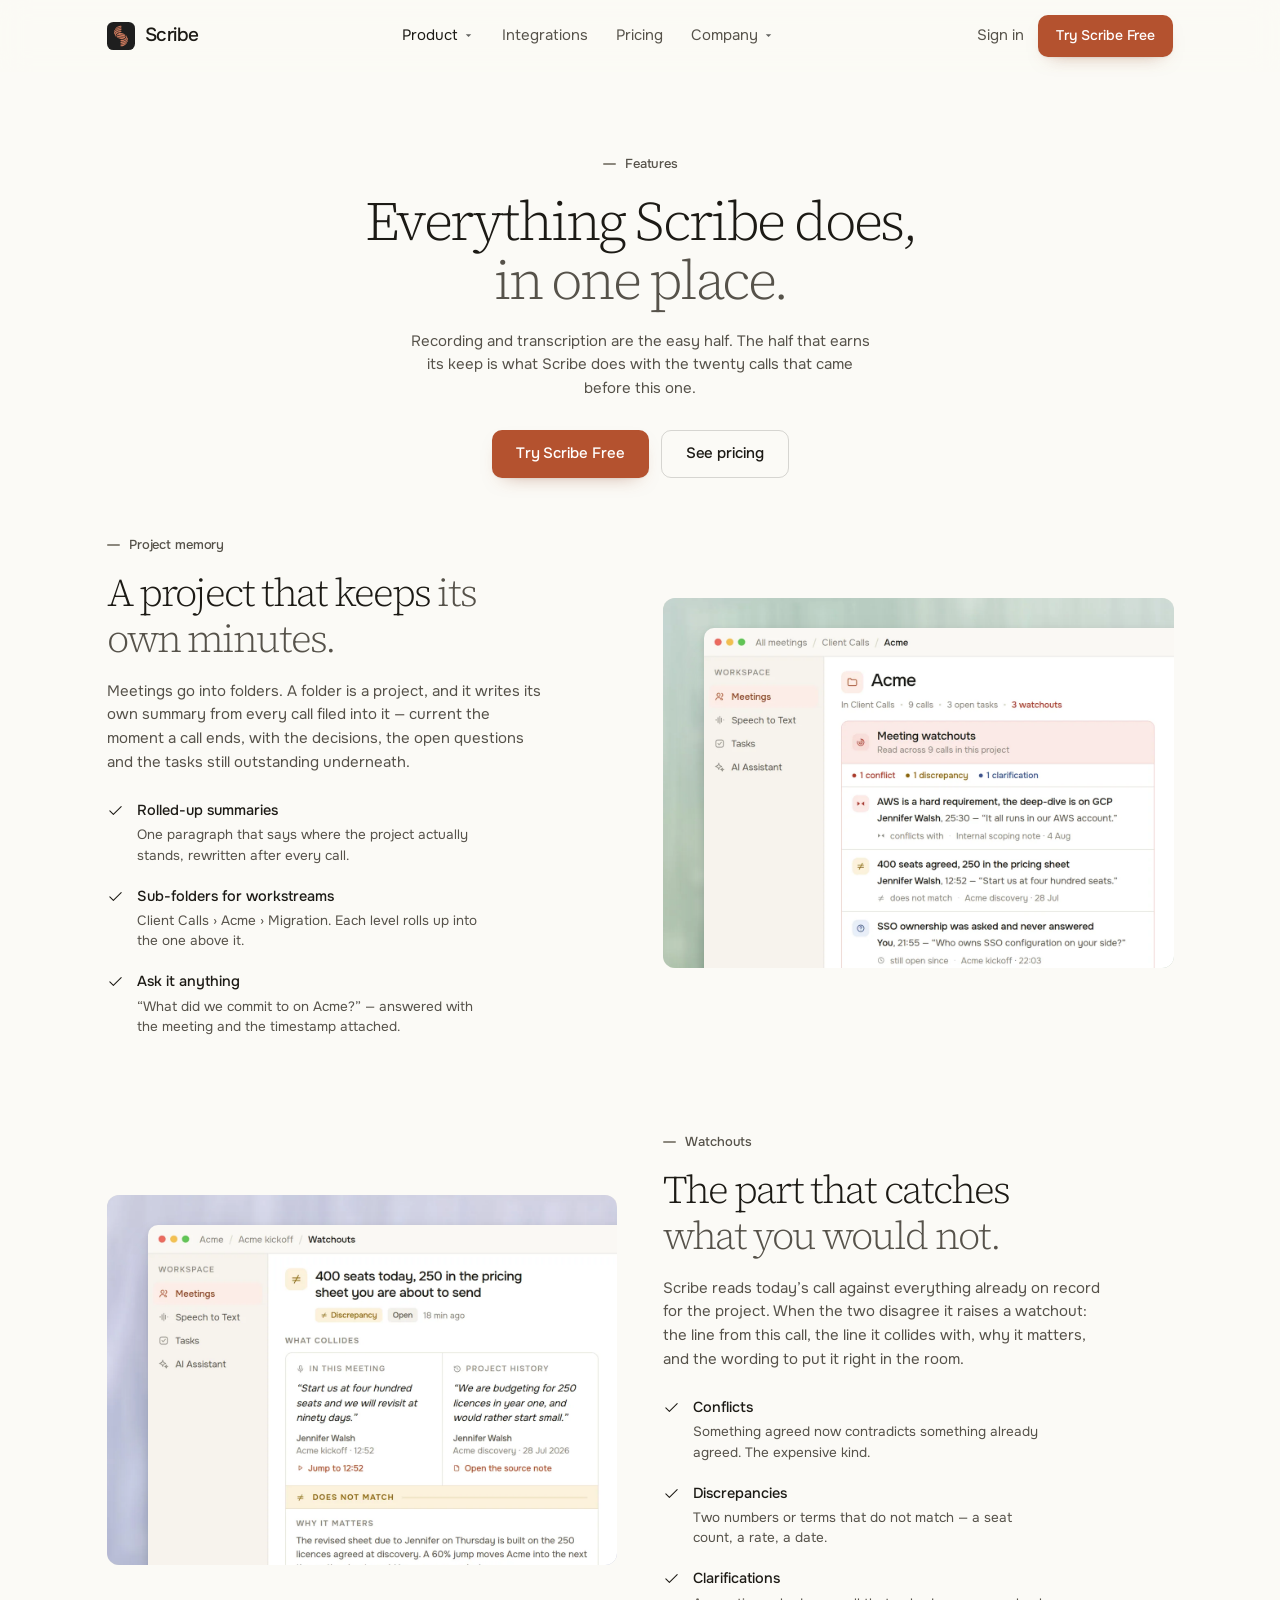
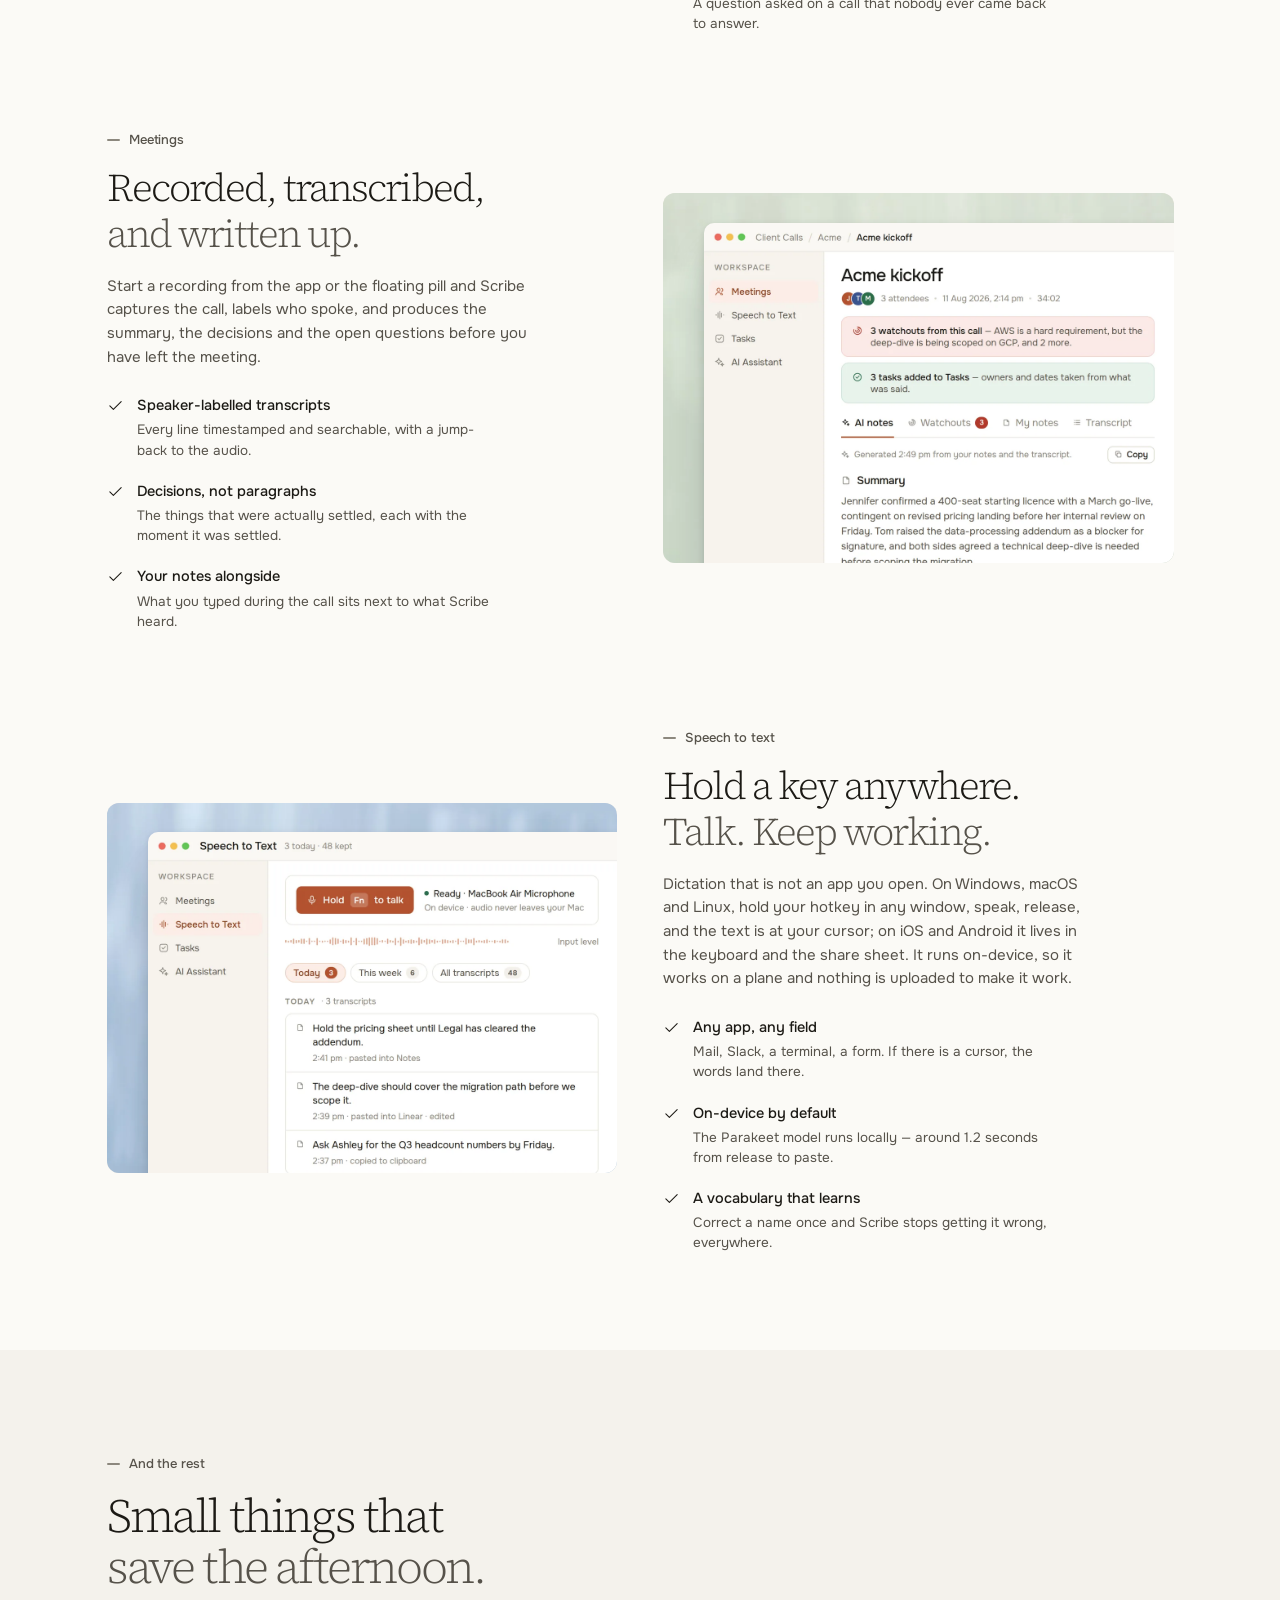
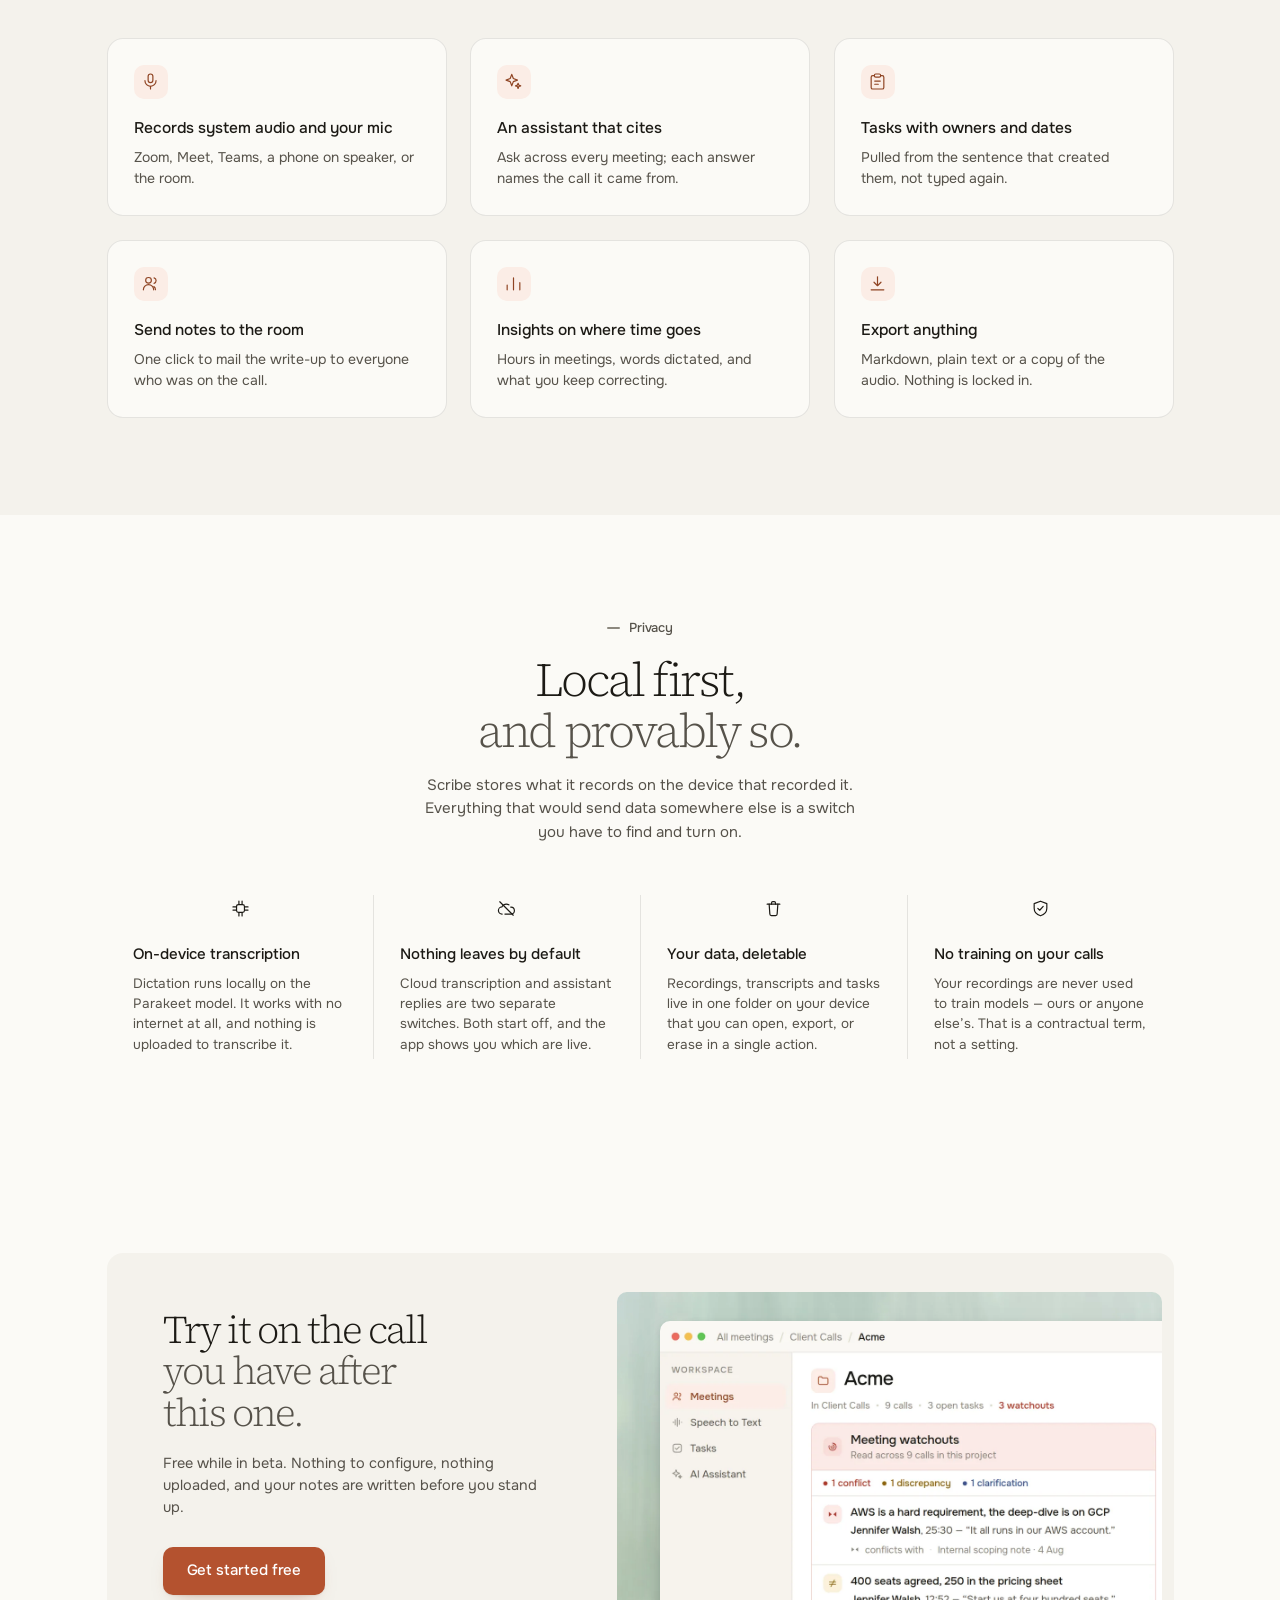
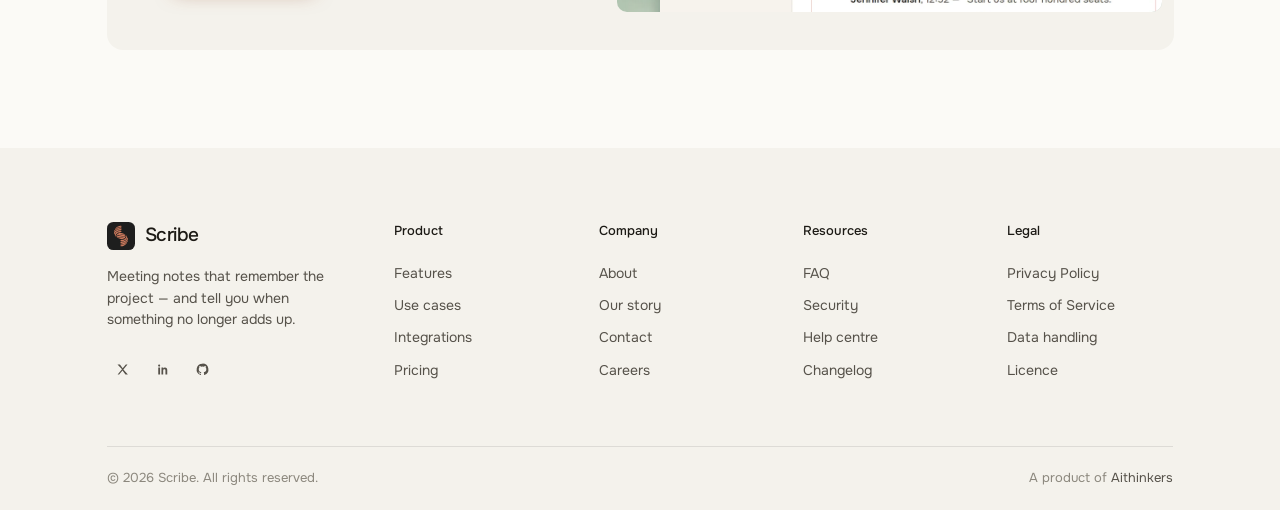
<file: features.html>
<!doctype html>
<html lang="en" class="no-js">
<head>
<meta charset="utf-8">
<meta name="viewport" content="width=device-width, initial-scale=1">
<title>Features — Scribe</title>
<meta name="description" content="Project memory, watchouts, meeting notes and on-device dictation. Everything Scribe does with a call, and with the twenty calls before it.">
<meta name="theme-color" content="#FBFAF6">
<meta property="og:type" content="website">
<meta property="og:title" content="Features — Scribe">
<meta property="og:description" content="Project memory, watchouts, meeting notes and on-device dictation. Everything Scribe does with a call, and with the twenty calls before it.">
<link rel="icon" href="assets/img/favicon.svg" type="image/svg+xml">
<link rel="apple-touch-icon" href="assets/img/apple-touch-icon.png">

<!-- Sentient is the display face used by the design. It is loaded from
     Fontshare; if it cannot be reached, the self-hosted Source Serif 4 in
     base.css takes over with matched metrics, so nothing reflows. -->
<link rel="preconnect" href="https://api.fontshare.com" crossorigin>
<link rel="stylesheet" href="https://api.fontshare.com/v2/css?f%5B%5D=sentient@300,400,500&amp;display=swap">

<link rel="preload" href="assets/fonts/onest-400.woff2" as="font" type="font/woff2" crossorigin>
<link rel="preload" href="assets/fonts/source-serif-300.woff2" as="font" type="font/woff2" crossorigin>

<link rel="stylesheet" href="assets/css/base.css">
<link rel="stylesheet" href="assets/css/components.css">
<link rel="stylesheet" href="assets/css/sections.css">
<link rel="stylesheet" href="assets/css/responsive.css">
<script>document.documentElement.classList.remove('no-js');</script>
</head>
<body>
<svg class="sr-only" aria-hidden="true" focusable="false" xmlns="http://www.w3.org/2000/svg"><defs>
<symbol id="i-logo" viewBox="0 0 1024 1024"><rect width="1024" height="1024" rx="230" fill="#1E1E1E"/><path d="M 483.8 138.2 c -72.8 13.1 -145.6 55.8 -188.6 109.8 -12.2 15.6 -9.7 15.4 17.6 -2.3 49.8 -32.4 109.5 -55.5 163.0 -62.6 59.2 -8.0 54.6 -5.7 55.5 -25.3 1.4 -25.3 -4.0 -27.6 -47.5 -19.6 z M 465.4 200.8 c -107.2 19.6 -206.2 88.2 -211.3 146.5 -2.0 20.8 -1.4 20.8 15.1 -0.6 41.8 -54.3 137.1 -98.7 230.1 -106.7 32.1 -2.8 33.3 -3.4 32.1 -24.7 -0.9 -19.9 -17.1 -23.6 -66.0 -14.5 z M 470.8 260.3 c -142.2 25.9 -240.9 114.6 -209.1 188.6 7.4 17.1 10.0 17.1 12.5 -1.1 9.1 -68.3 96.4 -128.3 209.4 -144.8 49.5 -7.1 46.6 -5.7 47.8 -25.3 1.1 -23.3 -10.5 -26.7 -60.6 -17.4 z M 467.9 322.8 c -149.0 31.0 -221.6 130.0 -153.3 208.5 11.4 13.1 13.9 11.1 8.0 -6.5 -25.0 -73.4 54.3 -147.6 175.2 -163.6 32.4 -4.3 34.1 -5.7 34.1 -22.8 0.0 -25.0 -9.1 -27.3 -64.0 -15.6 z M 422.4 397.9 c -46.4 21.6 -8.2 40.1 105.2 50.3 35.8 3.1 81.9 11.9 111.8 21.3 31.3 10.0 36.1 9.7 27.3 -2.6 -19.6 -26.7 -83.1 -53.5 -149.6 -63.1 -21.3 -3.1 -45.5 -7.1 -53.8 -8.5 -20.8 -4.0 -27.9 -3.4 -41.0 2.6 z M 359.3 442.6 c -25.9 27.6 35.8 49.5 189.4 66.6 31.3 3.4 65.1 11.7 99.0 23.9 25.3 9.1 27.9 9.1 36.4 0.6 27.3 -27.6 -56.0 -62.0 -175.8 -72.8 -40.1 -3.4 -64.3 -8.2 -99.0 -19.9 -33.8 -11.1 -38.1 -10.8 -50.1 1.7 z M 340.2 490.1 c -27.6 27.6 56.0 62.3 175.5 73.1 40.1 3.4 64.3 8.2 99.0 19.9 33.8 11.1 38.1 10.8 50.1 -1.7 25.9 -27.6 -35.8 -49.5 -189.4 -66.6 -31.3 -3.4 -65.1 -11.7 -99.0 -23.9 -25.3 -9.1 -27.9 -9.1 -36.1 -0.9 z M 696.9 484.4 c 0.0 0.6 2.0 7.1 4.6 14.5 25.3 73.7 -54.0 147.9 -175.2 163.8 -32.4 4.3 -34.1 5.7 -34.1 22.8 0.0 24.7 7.4 26.7 58.3 17.1 153.6 -29.9 230.7 -134.0 157.3 -212.8 -5.4 -5.4 -10.8 -8.2 -10.8 -5.4 z M 352.7 549.5 c 0.0 22.2 81.1 59.7 151.6 70.3 20.8 3.1 47.5 7.1 59.4 9.1 23.3 3.7 37.5 0.9 53.2 -11.4 21.9 -16.8 -25.3 -33.0 -120.6 -41.8 -35.3 -3.1 -82.5 -11.9 -110.1 -21.0 -29.9 -9.4 -33.6 -10.0 -33.6 -5.1 z M 752.9 563.2 c -0.9 2.3 -2.8 11.4 -4.6 20.2 -13.4 64.9 -99.8 122.3 -207.9 137.7 -49.5 7.1 -46.6 5.7 -47.8 26.2 -1.1 21.3 1.4 22.5 36.1 19.6 145.9 -11.9 270.5 -116.1 232.7 -193.7 -4.6 -9.1 -7.4 -12.8 -8.5 -10.0 z M 755.8 677.0 c -42.7 54.6 -138.0 99.0 -231.0 107.0 -32.1 2.8 -33.3 3.4 -32.1 24.7 0.9 20.5 12.8 23.3 61.7 15.1 110.4 -19.1 210.2 -87.3 215.6 -147.3 2.0 -20.5 2.0 -20.5 -14.2 0.6 z M 711.1 778.2 c -50.3 33.0 -108.7 55.5 -163.6 62.6 -58.9 8.0 -54.0 5.7 -54.9 26.2 -2.6 53.8 145.6 4.3 219.9 -74.0 33.6 -35.3 33.3 -37.5 -1.4 -14.8 z" fill="#D17D61"/></symbol>
<symbol id="i-arrow-right" viewBox="0 0 24 24"><path d="M4 12h15"/><path d="m13 6 6 6-6 6"/></symbol>
<symbol id="i-arrow-up-right" viewBox="0 0 24 24"><path d="M7 17 17 7"/><path d="M8 7h9v9"/></symbol>
<symbol id="i-chevron-down" viewBox="0 0 24 24"><path d="m6 9 6 6 6-6"/></symbol>
<symbol id="i-check" viewBox="0 0 24 24"><path d="m4 12.5 5 5L20 6.5"/></symbol>
<symbol id="i-check-circle" viewBox="0 0 24 24"><circle cx="12" cy="12" r="9"/><path d="m8 12 2.6 2.6L16 9"/></symbol>
<symbol id="i-check-square" viewBox="0 0 24 24"><rect x="3.5" y="3.5" width="17" height="17" rx="4"/><path d="m8 12 2.6 2.6L16 9.2"/></symbol>
<symbol id="i-search" viewBox="0 0 24 24"><circle cx="10.5" cy="10.5" r="6.5"/><path d="m15.4 15.4 4.6 4.6"/></symbol>
<symbol id="i-mic" viewBox="0 0 24 24"><rect x="9" y="2.5" width="6" height="11" rx="3"/><path d="M5 11a7 7 0 0 0 14 0"/><path d="M12 18v3.5"/></symbol>
<symbol id="i-folder" viewBox="0 0 24 24"><path d="M3 7a2.5 2.5 0 0 1 2.5-2.5h3.2l2 2.5h7.8A2.5 2.5 0 0 1 21 9.5v7A2.5 2.5 0 0 1 18.5 19h-13A2.5 2.5 0 0 1 3 16.5Z"/></symbol>
<symbol id="i-layers" viewBox="0 0 24 24"><path d="m12 3 9 5-9 5-9-5Z"/><path d="m3.5 12.5 8.5 4.7 8.5-4.7"/><path d="m3.5 16.8 8.5 4.7 8.5-4.7"/></symbol>
<symbol id="i-target" viewBox="0 0 24 24"><path d="M12 3.2 19 7.1"/><path d="M12 3.2a8.8 8.8 0 1 1-8.4 6.1"/><path d="M12 7.6a4.4 4.4 0 1 1-4.1 2.8"/><circle cx="12" cy="12" r="1.5" fill="currentColor" stroke="none"/></symbol>
<symbol id="i-scale" viewBox="0 0 24 24"><path d="M3 8h6"/><path d="M6.5 5 9.5 8l-3 3"/><path d="M21 16h-6"/><path d="M17.5 13 14.5 16l3 3"/><path d="M12 3v4"/><path d="M12 17v4"/></symbol>
<symbol id="i-clipboard" viewBox="0 0 24 24"><rect x="8" y="2.5" width="8" height="4" rx="1.8"/><path d="M8 4.5H6A2 2 0 0 0 4 6.5v13a2 2 0 0 0 2 2h12a2 2 0 0 0 2-2v-13a2 2 0 0 0-2-2h-2"/><path d="M8.5 11.5h7M8.5 15.5h4.5"/></symbol>
<symbol id="i-shield" viewBox="0 0 24 24"><path d="m12 2.8 8 3v6c0 4.8-3.4 8.1-8 9.4-4.6-1.3-8-4.6-8-9.4v-6Z"/><path d="m8.6 11.8 2.4 2.4 4.4-4.8"/></symbol>
<symbol id="i-lock" viewBox="0 0 24 24"><rect x="4.5" y="10" width="15" height="11" rx="3"/><path d="M8 10V7.5a4 4 0 0 1 8 0V10"/></symbol>
<symbol id="i-cloud-off" viewBox="0 0 24 24"><path d="M6.5 19a4.5 4.5 0 0 1-.4-9A6.3 6.3 0 0 1 15 7.4"/><path d="M17.3 10.2A3.8 3.8 0 0 1 17.8 19H10"/><path d="M3.5 3.5 20.5 20.5"/></symbol>
<symbol id="i-trash" viewBox="0 0 24 24"><path d="M4 6.5h16"/><path d="M9.5 6.5V5a1.6 1.6 0 0 1 1.6-1.6h1.8A1.6 1.6 0 0 1 14.5 5v1.5"/><path d="m6.5 6.5.9 12.6A1.9 1.9 0 0 0 9.3 21h5.4a1.9 1.9 0 0 0 1.9-1.9l.9-12.6"/></symbol>
<symbol id="i-zap" viewBox="0 0 24 24"><path d="M13.4 2.5 4.5 13.6h6.2L10 21.5l9-11.1h-6.3Z"/></symbol>
<symbol id="i-sparkle" viewBox="0 0 24 24"><path d="m9.8 3 2 5.2 5.2 2-5.2 2-2 5.2-2-5.2-5.2-2 5.2-2Z"/><path d="m17.8 14.2.9 2.4 2.4.9-2.4.9-.9 2.4-.9-2.4-2.4-.9 2.4-.9Z"/></symbol>
<symbol id="i-users" viewBox="0 0 24 24"><circle cx="9.5" cy="8" r="3.6"/><path d="M3 20a6.5 6.5 0 0 1 13 0"/><path d="M16.5 4.9a3.6 3.6 0 0 1 0 6.9"/><path d="M18.3 19.9a5.2 5.2 0 0 0-2.1-4.1"/></symbol>
<symbol id="i-calendar" viewBox="0 0 24 24"><rect x="3.5" y="5" width="17" height="15.5" rx="3"/><path d="M3.5 9.8h17M8.5 2.8v4M15.5 2.8v4"/></symbol>
<symbol id="i-clock" viewBox="0 0 24 24"><circle cx="12" cy="12" r="8.8"/><path d="M12 6.8V12l3.5 2.3"/></symbol>
<symbol id="i-bar-chart" viewBox="0 0 24 24"><path d="M4 20v-6M12 20V5M20 20v-9"/></symbol>
<symbol id="i-keyboard" viewBox="0 0 24 24"><rect x="2.5" y="6" width="19" height="12" rx="2.6"/><path d="M6.5 9.8h.01M10 9.8h.01M13.5 9.8h.01M17 9.8h.01M7.5 14.2h9"/></symbol>
<symbol id="i-x" viewBox="0 0 24 24"><path d="M6 6 18 18M18 6 6 18"/></symbol>
<symbol id="i-plus" viewBox="0 0 24 24"><path d="M12 5v14M5 12h14"/></symbol>
<symbol id="i-play" viewBox="0 0 24 24"><path d="M8 5.2 18.5 12 8 18.8Z"/></symbol>
<symbol id="i-alert" viewBox="0 0 24 24"><circle cx="12" cy="12" r="8.8"/><path d="M12 7.4v5.2"/><circle cx="12" cy="16.4" r=".9" fill="currentColor" stroke="none"/></symbol>
<symbol id="i-link" viewBox="0 0 24 24"><path d="M10 14a3.8 3.8 0 0 0 5.7.4l3-3a4 4 0 0 0-5.7-5.7l-1.6 1.6"/><path d="M14 10a3.8 3.8 0 0 0-5.7-.4l-3 3a4 4 0 0 0 5.7 5.7l1.6-1.6"/></symbol>
<symbol id="i-book" viewBox="0 0 24 24"><path d="M4 5.2A2 2 0 0 1 6 3.2h12a2 2 0 0 1 2 2v13.6a2 2 0 0 1-2 2H6a2 2 0 0 1-2-2Z"/><path d="M8 7.8h8M8 12h8M8 16.2h4.6"/></symbol>
<symbol id="i-download" viewBox="0 0 24 24"><path d="M12 3.5v11"/><path d="m7.6 10.4 4.4 4.4 4.4-4.4"/><path d="M4 20h16"/></symbol>
<symbol id="i-laptop" viewBox="0 0 24 24"><rect x="4" y="4.5" width="16" height="11.5" rx="2.2"/><path d="M2.2 19h19.6"/></symbol>
<symbol id="i-window" viewBox="0 0 24 24"><rect x="3.5" y="3.5" width="17" height="17" rx="2.8"/><path d="M12 3.5v17M3.5 12h17"/></symbol>
<symbol id="i-terminal" viewBox="0 0 24 24"><rect x="2.8" y="4" width="18.4" height="16" rx="2.8"/><path d="m7 10.2 2.7 2.3L7 14.8"/><path d="M12.6 15.2h4.4"/></symbol>
<symbol id="i-phone" viewBox="0 0 24 24"><rect x="6.5" y="2.5" width="11" height="19" rx="3"/><path d="M10.5 5.4h3"/></symbol>
<symbol id="i-tablet" viewBox="0 0 24 24"><rect x="5.2" y="2.5" width="13.6" height="19" rx="2.8"/><circle cx="12" cy="18.2" r="1.2"/></symbol>
<symbol id="i-monitor" viewBox="0 0 24 24"><rect x="2.8" y="4" width="18.4" height="13" rx="2.6"/><path d="M8.5 21h7M12 17v4"/></symbol>
<symbol id="i-video" viewBox="0 0 24 24"><rect x="2.8" y="6" width="12.5" height="12" rx="2.8"/><path d="m15.3 11.2 5.9-3.4v8.4l-5.9-3.4Z"/></symbol>
<symbol id="i-chat" viewBox="0 0 24 24"><path d="M20.5 12.4a7.9 7.9 0 0 1-8.5 7.9 9 9 0 0 1-2.6-.4L4 21.5l1.6-4.6a7.6 7.6 0 0 1-1.1-4 7.9 7.9 0 0 1 8.4-7.4 8 8 0 0 1 7.6 6.9Z"/></symbol>
<symbol id="i-doc" viewBox="0 0 24 24"><path d="M14 3H7a2.4 2.4 0 0 0-2.4 2.4v13.2A2.4 2.4 0 0 0 7 21h10a2.4 2.4 0 0 0 2.4-2.4V8.4Z"/><path d="M14 3v5.4h5.4"/><path d="M8.4 13h7M8.4 16.6h4.6"/></symbol>
<symbol id="i-mail" viewBox="0 0 24 24"><rect x="3" y="5" width="18" height="14" rx="2.8"/><path d="m3.8 7.2 7.1 5a2 2 0 0 0 2.2 0l7.1-5"/></symbol>
<symbol id="i-cpu" viewBox="0 0 24 24"><rect x="7" y="7" width="10" height="10" rx="2.4"/><path d="M10 2.5v4M14 2.5v4M10 17.5v4M14 17.5v4M2.5 10h4M2.5 14h4M17.5 10h4M17.5 14h4"/></symbol>
<symbol id="i-eye" viewBox="0 0 24 24"><path d="M2 12s3.8-6.6 10-6.6S22 12 22 12s-3.8 6.6-10 6.6S2 12 2 12Z"/><circle cx="12" cy="12" r="3"/></symbol>
<symbol id="i-globe" viewBox="0 0 24 24"><circle cx="12" cy="12" r="8.8"/><path d="M3.4 12h17.2"/><path d="M12 3.2a13.5 13.5 0 0 1 0 17.6 13.5 13.5 0 0 1 0-17.6Z"/></symbol>
<symbol id="i-x-social" viewBox="0 0 24 24"><path d="M4 4h3.9l4.4 6 5-6H20l-6.6 7.9L20.6 20h-3.9l-4.7-6.4L6.6 20H4.2l7-8.4Z" fill="currentColor" stroke="none"/></symbol>
<symbol id="i-linkedin" viewBox="0 0 24 24"><path d="M5.2 8.6h2.9V20H5.2Zm1.4-4.6a1.7 1.7 0 1 1 0 3.4 1.7 1.7 0 0 1 0-3.4ZM10.4 8.6h2.8v1.6a3.1 3.1 0 0 1 2.8-1.5c2.5 0 3.6 1.6 3.6 4.1V20h-2.9v-6c0-1.5-.5-2.3-1.7-2.3s-1.9.8-1.9 2.3v6h-2.8Z" fill="currentColor" stroke="none"/></symbol>
<symbol id="i-github" viewBox="0 0 24 24"><path d="M12 2.6a9.4 9.4 0 0 0-3 18.3c.5.1.6-.2.6-.5v-1.7c-2.6.6-3.2-1.2-3.2-1.2-.4-1.1-1-1.4-1-1.4-.9-.6 0-.6 0-.6a2 2 0 0 1 1.5 1 2.1 2.1 0 0 0 2.8.8 2 2 0 0 1 .6-1.3c-2.1-.2-4.3-1-4.3-4.6a3.6 3.6 0 0 1 1-2.5 3.4 3.4 0 0 1 .1-2.5s.8-.2 2.6 1a9 9 0 0 1 4.7 0c1.8-1.2 2.6-1 2.6-1a3.4 3.4 0 0 1 .1 2.5 3.6 3.6 0 0 1 1 2.5c0 3.6-2.2 4.4-4.3 4.6a2.3 2.3 0 0 1 .7 1.8v2.6c0 .3.1.6.6.5A9.4 9.4 0 0 0 12 2.6Z" fill="currentColor" stroke="none"/></symbol>
<symbol id="i-instagram" viewBox="0 0 24 24"><rect x="3.4" y="3.4" width="17.2" height="17.2" rx="5"/><circle cx="12" cy="12" r="4"/><circle cx="17" cy="7" r="1.1" fill="currentColor" stroke="none"/></symbol>
<symbol id="mark-1" viewBox="0 0 24 24"><path d="M12 3 21 20H3Z"/><path d="M8.8 14.2h6.4"/></symbol>
<symbol id="mark-2" viewBox="0 0 24 24"><circle cx="12" cy="12" r="8.6"/><path d="M12 3.4v17.2M3.4 12h17.2"/></symbol>
<symbol id="mark-3" viewBox="0 0 24 24"><rect x="3.6" y="3.6" width="16.8" height="16.8" rx="5"/><path d="M12 8v8M8 12h8"/></symbol>
<symbol id="mark-4" viewBox="0 0 24 24"><path d="m12 2.6 9.4 9.4-9.4 9.4L2.6 12Z"/><circle cx="12" cy="12" r="2.6"/></symbol>
<symbol id="mark-5" viewBox="0 0 24 24"><path d="M4 19V7.5L12 3l8 4.5V19"/><path d="M4 19h16M9.5 19v-5.5h5V19"/></symbol>
<symbol id="mark-6" viewBox="0 0 24 24"><path d="M2.8 14.4c2.4-3.6 4.3-3.6 6.6 0s4.2 3.6 6.6 0 4.2-3.6 5.2-1.8"/><path d="M2.8 9c2.4-3.6 4.3-3.6 6.6 0"/></symbol>
<symbol id="mark-7" viewBox="0 0 24 24"><path d="m12 2.8 2.7 6.5 6.5 2.7-6.5 2.7-2.7 6.5-2.7-6.5L2.8 12l6.5-2.7Z"/></symbol>
<symbol id="mark-8" viewBox="0 0 24 24"><path d="M5 20V6a3 3 0 0 1 3-3h8a3 3 0 0 1 3 3v14"/><path d="M5 12h14M9.5 20v-4.5h5V20"/></symbol>
</defs></svg>

<a class="skip-link" href="#main">Skip to content</a>

<header class="nav">
  <div class="wrap nav__inner">
    <a class="brand" href="index.html" aria-label="Scribe — home">
      <span class="brand__mark"><svg class="icon" aria-hidden="true"><use href="#i-logo"></use></svg></span>
      Scribe
    </a>

    <nav class="nav__links" aria-label="Primary">
      <div class="nav__item">
        <a class="nav__link" href="features.html" aria-current="page">
          Product <svg class="chev" aria-hidden="true"><use href="#i-chevron-down"></use></svg>
        </a>
        <div class="nav__menu">
          <a href="features.html">Features<span>Project memory, notes, dictation</span></a>
          <a href="index.html#use-cases">Use cases<span>How teams run it day to day</span></a>
          <a href="index.html#security">Security<span>What stays on your device</span></a>
        </div>
      </div>
      <a class="nav__link" href="integrations.html">Integrations</a>
      <a class="nav__link" href="pricing.html">Pricing</a>
      <div class="nav__item">
        <a class="nav__link" href="about.html">
          Company <svg class="chev" aria-hidden="true"><use href="#i-chevron-down"></use></svg>
        </a>
        <div class="nav__menu">
          <a href="about.html">About<span>Why we built Scribe</span></a>
          <a href="contact.html">Contact<span>Talk to a person</span></a>
          <a href="privacy.html">Privacy Policy</a>
          <a href="terms.html">Terms of Service</a>
        </div>
      </div>
    </nav>

    <div class="nav__actions">
      <a class="nav__signin" href="contact.html">Sign in</a>
      <a class="btn btn--primary" href="pricing.html">Try Scribe Free</a>
      <button class="nav__toggle" type="button" aria-label="Menu" aria-expanded="false" aria-controls="mobile-menu">
        <span class="bar"></span><span class="bar"></span><span class="bar"></span>
      </button>
    </div>
  </div>
</header>

<div class="mobile-menu" id="mobile-menu">
  <a href="features.html">Features</a>
  <a href="index.html#use-cases">Use cases</a>
  <a href="integrations.html">Integrations</a>
  <a href="pricing.html">Pricing</a>
  <a href="about.html">About</a>
  <a href="contact.html">Contact</a>
  <a class="btn btn--primary btn--lg btn--block" href="pricing.html">Try Scribe Free</a>
</div>

<main id="main">
<section class="page-hero">
  <div class="wrap">
    <span class="eyebrow is-centred" data-reveal>Features</span>
    <h1 class="h1" data-split data-split-step="44">Everything Scribe does,<br><span class="soft">in one place.</span></h1>
    <p class="lead" data-reveal data-reveal-delay="150">Recording and transcription are the easy half. The half that earns its keep is what Scribe does with the twenty calls that came before this one.</p>
      <div class="page-hero__cta" data-reveal data-reveal-delay="220">
        <a class="btn btn--primary btn--lg" href="pricing.html">Try Scribe Free</a>
        <a class="btn btn--ghost btn--lg" href="pricing.html">See pricing</a>
      </div>
  </div>
</section>

<section class="section section--flush-top">
  <div class="wrap">
      <div class="split" data-reveal="soft">
        <div class="split__copy">
          <span class="eyebrow">Project memory</span>
          <h2 class="h4">A project that keeps <span class="soft">its own minutes.</span></h2>
          <p>Meetings go into folders. A folder is a project, and it writes its own summary from every call filed into it — current the moment a call ends, with the decisions, the open questions and the tasks still outstanding underneath.</p>
          <ul class="feature-list">
          <li><svg class="icon" aria-hidden="true"><use href="#i-check"></use></svg><div><b>Rolled-up summaries</b><p>One paragraph that says where the project actually stands, rewritten after every call.</p></div></li>
          <li><svg class="icon" aria-hidden="true"><use href="#i-check"></use></svg><div><b>Sub-folders for workstreams</b><p>Client Calls &rsaquo; Acme &rsaquo; Migration. Each level rolls up into the one above it.</p></div></li>
          <li><svg class="icon" aria-hidden="true"><use href="#i-check"></use></svg><div><b>Ask it anything</b><p>&ldquo;What did we commit to on Acme?&rdquo; — answered with the meeting and the timestamp attached.</p></div></li>
          </ul>
        </div>
        <div class="split__media">
          <div class="shot shot--pad">
          <img class="shot__bg" src="assets/img/bg/meadow.webp" alt="" aria-hidden="true" loading="lazy" decoding="async">
          <img class="shot__fg" src="assets/img/app/project.webp" alt="A Scribe project page with watchouts, a rolled-up summary, decisions and open tasks" width="1600" height="1000" loading="lazy" decoding="async">
        </div>
        </div>
      </div>
      <div class="split split--flip" data-reveal="soft">
        <div class="split__copy">
          <span class="eyebrow">Watchouts</span>
          <h2 class="h4">The part that catches <span class="soft">what you would not.</span></h2>
          <p>Scribe reads today&rsquo;s call against everything already on record for the project. When the two disagree it raises a watchout: the line from this call, the line it collides with, why it matters, and the wording to put it right in the room.</p>
          <ul class="feature-list">
          <li><svg class="icon" aria-hidden="true"><use href="#i-check"></use></svg><div><b>Conflicts</b><p>Something agreed now contradicts something already agreed. The expensive kind.</p></div></li>
          <li><svg class="icon" aria-hidden="true"><use href="#i-check"></use></svg><div><b>Discrepancies</b><p>Two numbers or terms that do not match — a seat count, a rate, a date.</p></div></li>
          <li><svg class="icon" aria-hidden="true"><use href="#i-check"></use></svg><div><b>Clarifications</b><p>A question asked on a call that nobody ever came back to answer.</p></div></li>
          </ul>
        </div>
        <div class="split__media">
          <div class="shot shot--pad">
          <img class="shot__bg" src="assets/img/bg/dusk.webp" alt="" aria-hidden="true" loading="lazy" decoding="async">
          <img class="shot__fg" src="assets/img/app/watch-panel.webp" alt="One watchout opened out: what was said in this meeting beside what the project already had on record" width="1600" height="1000" loading="lazy" decoding="async">
        </div>
        </div>
      </div>
      <div class="split" data-reveal="soft">
        <div class="split__copy">
          <span class="eyebrow">Meetings</span>
          <h2 class="h4">Recorded, transcribed, <span class="soft">and written up.</span></h2>
          <p>Start a recording from the app or the floating pill and Scribe captures the call, labels who spoke, and produces the summary, the decisions and the open questions before you have left the meeting.</p>
          <ul class="feature-list">
          <li><svg class="icon" aria-hidden="true"><use href="#i-check"></use></svg><div><b>Speaker-labelled transcripts</b><p>Every line timestamped and searchable, with a jump-back to the audio.</p></div></li>
          <li><svg class="icon" aria-hidden="true"><use href="#i-check"></use></svg><div><b>Decisions, not paragraphs</b><p>The things that were actually settled, each with the moment it was settled.</p></div></li>
          <li><svg class="icon" aria-hidden="true"><use href="#i-check"></use></svg><div><b>Your notes alongside</b><p>What you typed during the call sits next to what Scribe heard.</p></div></li>
          </ul>
        </div>
        <div class="split__media">
          <div class="shot shot--pad">
          <img class="shot__bg" src="assets/img/bg/sage.webp" alt="" aria-hidden="true" loading="lazy" decoding="async">
          <img class="shot__fg" src="assets/img/app/meeting-notes.webp" alt="A meeting page showing the AI summary, decisions and the tasks captured from the call" width="1600" height="1000" loading="lazy" decoding="async">
        </div>
        </div>
      </div>
      <div class="split split--flip" data-reveal="soft">
        <div class="split__copy">
          <span class="eyebrow">Speech to text</span>
          <h2 class="h4">Hold a key anywhere. <span class="soft">Talk. Keep working.</span></h2>
          <p>Dictation that is not an app you open. On Windows, macOS and Linux, hold your hotkey in any window, speak, release, and the text is at your cursor; on iOS and Android it lives in the keyboard and the share sheet. It runs on-device, so it works on a plane and nothing is uploaded to make it work.</p>
          <ul class="feature-list">
          <li><svg class="icon" aria-hidden="true"><use href="#i-check"></use></svg><div><b>Any app, any field</b><p>Mail, Slack, a terminal, a form. If there is a cursor, the words land there.</p></div></li>
          <li><svg class="icon" aria-hidden="true"><use href="#i-check"></use></svg><div><b>On-device by default</b><p>The Parakeet model runs locally — around 1.2 seconds from release to paste.</p></div></li>
          <li><svg class="icon" aria-hidden="true"><use href="#i-check"></use></svg><div><b>A vocabulary that learns</b><p>Correct a name once and Scribe stops getting it wrong, everywhere.</p></div></li>
          </ul>
        </div>
        <div class="split__media">
          <div class="shot shot--pad">
          <img class="shot__bg" src="assets/img/bg/tide.webp" alt="" aria-hidden="true" loading="lazy" decoding="async">
          <img class="shot__fg" src="assets/img/app/speech.webp" alt="The speech-to-text page with the hold-to-talk control, input level and recent dictations" width="1600" height="1000" loading="lazy" decoding="async">
        </div>
        </div>
      </div>
  </div>
</section>

<section class="section band">
  <div class="wrap">
    <div class="section-head" data-reveal>
      <span class="eyebrow">And the rest</span>
      <h2 class="h2" data-split>Small things that<br><span class="soft">save the afternoon.</span></h2>
    </div>
    <div class="grid grid-3" style="margin-top:clamp(30px,3.6vw,48px)" data-reveal="group" data-reveal-step="80">
      <div class="card--outline">
        <span class="icon-tile icon-tile--accent"><svg class="icon" aria-hidden="true"><use href="#i-mic"></use></svg></span>
        <b style="display:block;font-size:15.5px;font-weight:500;margin:18px 0 8px">Records system audio and your mic</b>
        <p class="small">Zoom, Meet, Teams, a phone on speaker, or the room.</p>
      </div>
      <div class="card--outline">
        <span class="icon-tile icon-tile--accent"><svg class="icon" aria-hidden="true"><use href="#i-sparkle"></use></svg></span>
        <b style="display:block;font-size:15.5px;font-weight:500;margin:18px 0 8px">An assistant that cites</b>
        <p class="small">Ask across every meeting; each answer names the call it came from.</p>
      </div>
      <div class="card--outline">
        <span class="icon-tile icon-tile--accent"><svg class="icon" aria-hidden="true"><use href="#i-clipboard"></use></svg></span>
        <b style="display:block;font-size:15.5px;font-weight:500;margin:18px 0 8px">Tasks with owners and dates</b>
        <p class="small">Pulled from the sentence that created them, not typed again.</p>
      </div>
      <div class="card--outline">
        <span class="icon-tile icon-tile--accent"><svg class="icon" aria-hidden="true"><use href="#i-users"></use></svg></span>
        <b style="display:block;font-size:15.5px;font-weight:500;margin:18px 0 8px">Send notes to the room</b>
        <p class="small">One click to mail the write-up to everyone who was on the call.</p>
      </div>
      <div class="card--outline">
        <span class="icon-tile icon-tile--accent"><svg class="icon" aria-hidden="true"><use href="#i-bar-chart"></use></svg></span>
        <b style="display:block;font-size:15.5px;font-weight:500;margin:18px 0 8px">Insights on where time goes</b>
        <p class="small">Hours in meetings, words dictated, and what you keep correcting.</p>
      </div>
      <div class="card--outline">
        <span class="icon-tile icon-tile--accent"><svg class="icon" aria-hidden="true"><use href="#i-download"></use></svg></span>
        <b style="display:block;font-size:15.5px;font-weight:500;margin:18px 0 8px">Export anything</b>
        <p class="small">Markdown, plain text or a copy of the audio. Nothing is locked in.</p>
      </div>
    </div>
  </div>
</section>

<section class="section">
  <div class="wrap">
    <div class="section-head is-centred" data-reveal>
      <span class="eyebrow is-centred">Privacy</span>
      <h2 class="h2" data-split>Local first,<br><span class="soft">and provably so.</span></h2>
      <p class="lead">Scribe stores what it records on the device that recorded it. Everything that would send data somewhere else is a switch you have to find and turn on.</p>
    </div>
    <ul class="pillars" data-reveal="group" data-reveal-step="90">
      <li>
        <span class="icon-tile"><svg class="icon" aria-hidden="true"><use href="#i-cpu"></use></svg></span>
        <b>On-device transcription</b>
        <p>Dictation runs locally on the Parakeet model. It works with no internet at all, and nothing is uploaded to transcribe it.</p>
      </li>
      <li>
        <span class="icon-tile"><svg class="icon" aria-hidden="true"><use href="#i-cloud-off"></use></svg></span>
        <b>Nothing leaves by default</b>
        <p>Cloud transcription and assistant replies are two separate switches. Both start off, and the app shows you which are live.</p>
      </li>
      <li>
        <span class="icon-tile"><svg class="icon" aria-hidden="true"><use href="#i-trash"></use></svg></span>
        <b>Your data, deletable</b>
        <p>Recordings, transcripts and tasks live in one folder on your device that you can open, export, or erase in a single action.</p>
      </li>
      <li>
        <span class="icon-tile"><svg class="icon" aria-hidden="true"><use href="#i-shield"></use></svg></span>
        <b>No training on your calls</b>
        <p>Your recordings are never used to train models — ours or anyone else&rsquo;s. That is a contractual term, not a setting.</p>
      </li>
    </ul>
  </div>
</section>

<section class="section">
  <div class="wrap">
    <div class="cta-card" data-reveal="soft">
      <div class="cta-card__body">
        <h2 class="h3" data-split>Try it on the call<br><span class="soft">you have after this one.</span></h2>
        <p>Free while in beta. Nothing to configure, nothing uploaded, and your notes are written before you stand up.</p>
        <a class="btn btn--primary btn--lg" href="pricing.html">Get started free</a>
      </div>
      <div class="cta-card__media">
        <img class="shot__bg" src="assets/img/bg/meadow.webp" alt="" aria-hidden="true" loading="lazy" decoding="async">
        <img class="shot__fg" src="assets/img/app/project.webp" alt="The Scribe project page for the Acme rollout" width="1600" height="1000" loading="lazy" decoding="async">
      </div>
    </div>
  </div>
</section>
</main>

<footer class="footer">
  <div class="wrap">
    <div class="footer__top">
      <div class="footer__brand">
        <a class="brand" href="index.html">
          <span class="brand__mark"><svg class="icon" aria-hidden="true"><use href="#i-logo"></use></svg></span>
          Scribe
        </a>
        <p class="footer__blurb">Meeting notes that remember the project — and tell you when something no longer adds up.</p>
        <div class="footer__social">
          <a href="#" aria-label="Scribe on X"><svg aria-hidden="true"><use href="#i-x-social"></use></svg></a>
          <a href="#" aria-label="Scribe on LinkedIn"><svg aria-hidden="true"><use href="#i-linkedin"></use></svg></a>
          <a href="#" aria-label="Scribe on GitHub"><svg aria-hidden="true"><use href="#i-github"></use></svg></a>
        </div>
      </div>

      <div class="footer__col">
        <h4>Product</h4>
        <a href="features.html">Features</a>
        <a href="index.html#use-cases">Use cases</a>
        <a href="integrations.html">Integrations</a>
        <a href="pricing.html">Pricing</a>
      </div>

      <div class="footer__col">
        <h4>Company</h4>
        <a href="about.html">About</a>
        <a href="about.html#story">Our story</a>
        <a href="contact.html">Contact</a>
        <a href="contact.html">Careers</a>
      </div>

      <div class="footer__col">
        <h4>Resources</h4>
        <a href="index.html#faq">FAQ</a>
        <a href="index.html#security">Security</a>
        <a href="contact.html">Help centre</a>
        <a href="contact.html">Changelog</a>
      </div>

      <div class="footer__col">
        <h4>Legal</h4>
        <a href="privacy.html">Privacy Policy</a>
        <a href="terms.html">Terms of Service</a>
        <a href="privacy.html#data">Data handling</a>
        <a href="terms.html#licence">Licence</a>
      </div>
    </div>

    <div class="footer__bottom">
      <span>&copy; <span data-year>2026</span> Scribe. All rights reserved.</span>
      <span>A product of <a href="https://aithinkers.com">Aithinkers</a></span>
    </div>
  </div>
</footer>

<script src="assets/js/data.js"></script>
<script src="assets/js/main.js"></script>
<script src="assets/js/reveal.js"></script>
<script src="assets/js/stack.js"></script>
<script src="assets/js/context-scene.js"></script>
<script src="assets/js/download.js"></script>
<script src="assets/js/ui.js"></script>
</body>
</html>
</file>
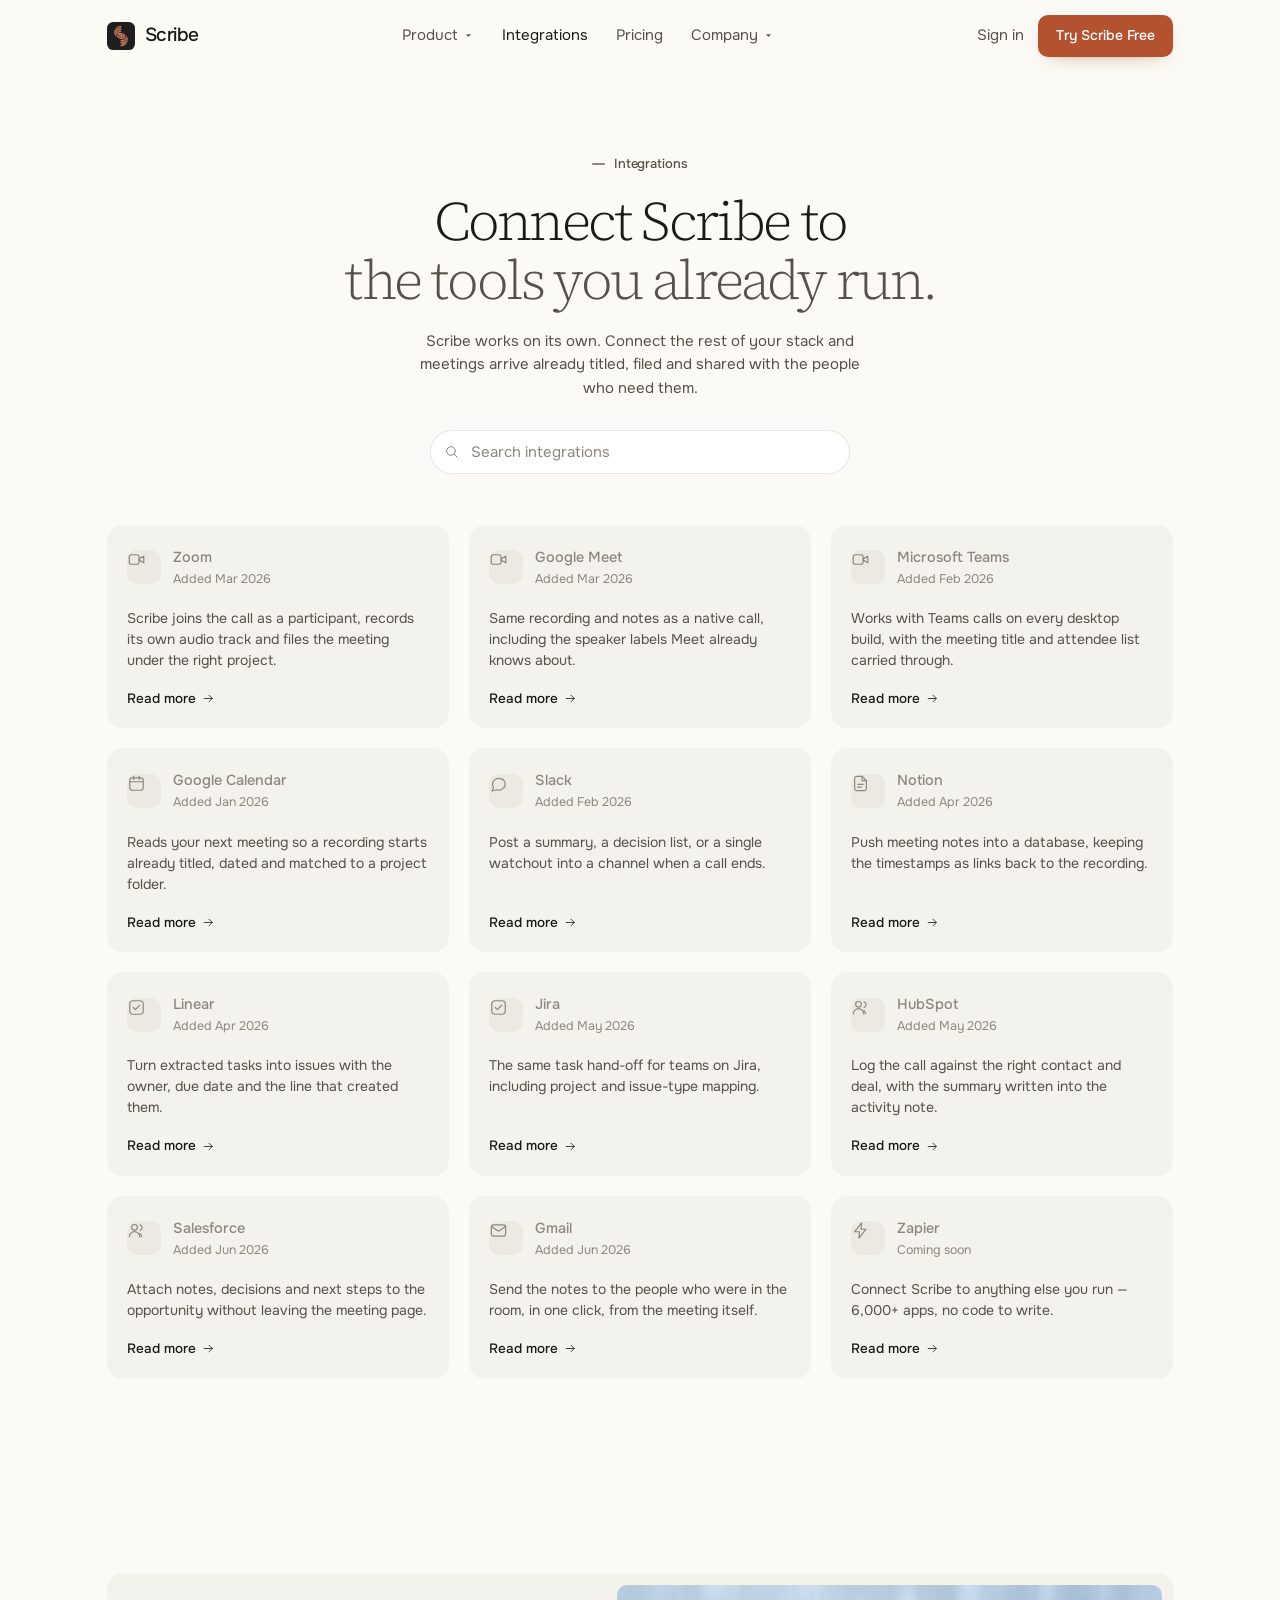
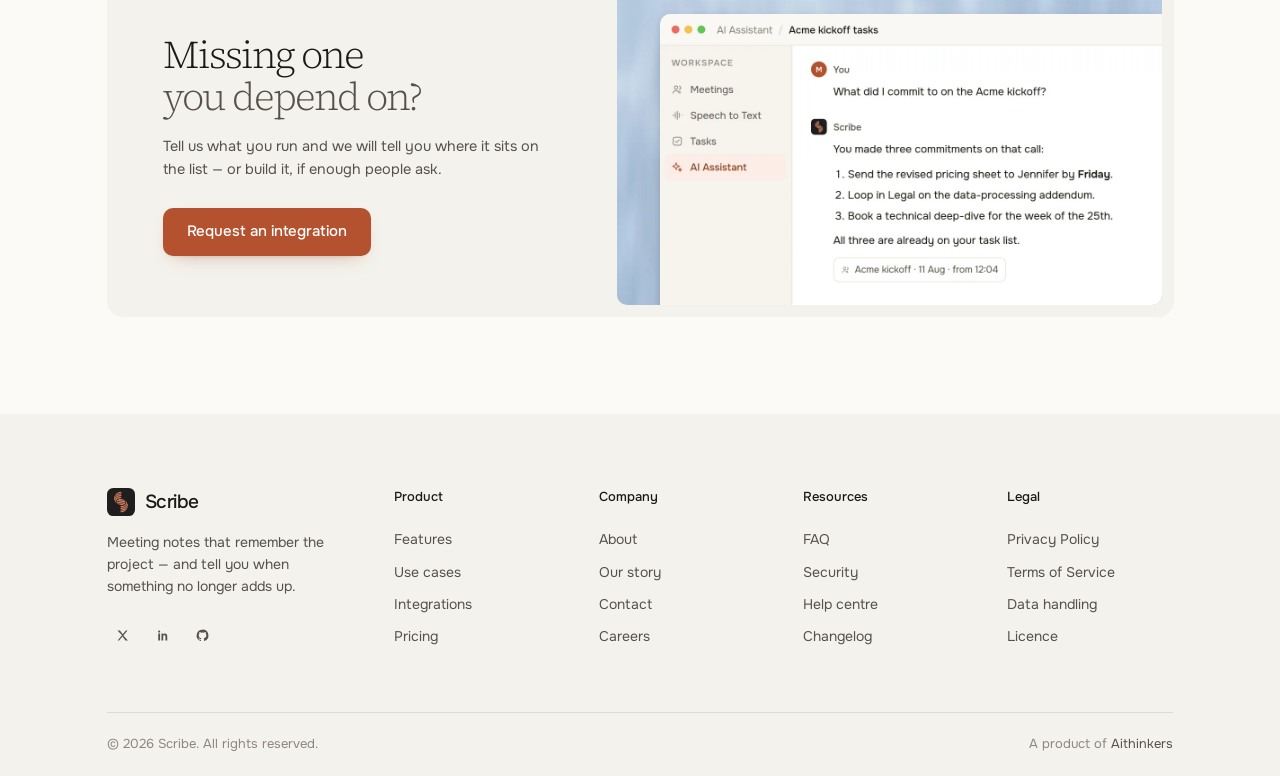
<file: integrations.html>
<!doctype html>
<html lang="en" class="no-js">
<head>
<meta charset="utf-8">
<meta name="viewport" content="width=device-width, initial-scale=1">
<title>Integrations — Scribe</title>
<meta name="description" content="Connect Scribe to Zoom, Meet, Teams, Slack, Notion, Linear, HubSpot and the rest, so meetings arrive already titled, filed and shared.">
<meta name="theme-color" content="#FBFAF6">
<meta property="og:type" content="website">
<meta property="og:title" content="Integrations — Scribe">
<meta property="og:description" content="Connect Scribe to Zoom, Meet, Teams, Slack, Notion, Linear, HubSpot and the rest, so meetings arrive already titled, filed and shared.">
<link rel="icon" href="assets/img/favicon.svg" type="image/svg+xml">
<link rel="apple-touch-icon" href="assets/img/apple-touch-icon.png">

<!-- Sentient is the display face used by the design. It is loaded from
     Fontshare; if it cannot be reached, the self-hosted Source Serif 4 in
     base.css takes over with matched metrics, so nothing reflows. -->
<link rel="preconnect" href="https://api.fontshare.com" crossorigin>
<link rel="stylesheet" href="https://api.fontshare.com/v2/css?f%5B%5D=sentient@300,400,500&amp;display=swap">

<link rel="preload" href="assets/fonts/onest-400.woff2" as="font" type="font/woff2" crossorigin>
<link rel="preload" href="assets/fonts/source-serif-300.woff2" as="font" type="font/woff2" crossorigin>

<link rel="stylesheet" href="assets/css/base.css">
<link rel="stylesheet" href="assets/css/components.css">
<link rel="stylesheet" href="assets/css/sections.css">
<link rel="stylesheet" href="assets/css/responsive.css">
<script>document.documentElement.classList.remove('no-js');</script>
</head>
<body>
<svg class="sr-only" aria-hidden="true" focusable="false" xmlns="http://www.w3.org/2000/svg"><defs>
<symbol id="i-logo" viewBox="0 0 1024 1024"><rect width="1024" height="1024" rx="230" fill="#1E1E1E"/><path d="M 483.8 138.2 c -72.8 13.1 -145.6 55.8 -188.6 109.8 -12.2 15.6 -9.7 15.4 17.6 -2.3 49.8 -32.4 109.5 -55.5 163.0 -62.6 59.2 -8.0 54.6 -5.7 55.5 -25.3 1.4 -25.3 -4.0 -27.6 -47.5 -19.6 z M 465.4 200.8 c -107.2 19.6 -206.2 88.2 -211.3 146.5 -2.0 20.8 -1.4 20.8 15.1 -0.6 41.8 -54.3 137.1 -98.7 230.1 -106.7 32.1 -2.8 33.3 -3.4 32.1 -24.7 -0.9 -19.9 -17.1 -23.6 -66.0 -14.5 z M 470.8 260.3 c -142.2 25.9 -240.9 114.6 -209.1 188.6 7.4 17.1 10.0 17.1 12.5 -1.1 9.1 -68.3 96.4 -128.3 209.4 -144.8 49.5 -7.1 46.6 -5.7 47.8 -25.3 1.1 -23.3 -10.5 -26.7 -60.6 -17.4 z M 467.9 322.8 c -149.0 31.0 -221.6 130.0 -153.3 208.5 11.4 13.1 13.9 11.1 8.0 -6.5 -25.0 -73.4 54.3 -147.6 175.2 -163.6 32.4 -4.3 34.1 -5.7 34.1 -22.8 0.0 -25.0 -9.1 -27.3 -64.0 -15.6 z M 422.4 397.9 c -46.4 21.6 -8.2 40.1 105.2 50.3 35.8 3.1 81.9 11.9 111.8 21.3 31.3 10.0 36.1 9.7 27.3 -2.6 -19.6 -26.7 -83.1 -53.5 -149.6 -63.1 -21.3 -3.1 -45.5 -7.1 -53.8 -8.5 -20.8 -4.0 -27.9 -3.4 -41.0 2.6 z M 359.3 442.6 c -25.9 27.6 35.8 49.5 189.4 66.6 31.3 3.4 65.1 11.7 99.0 23.9 25.3 9.1 27.9 9.1 36.4 0.6 27.3 -27.6 -56.0 -62.0 -175.8 -72.8 -40.1 -3.4 -64.3 -8.2 -99.0 -19.9 -33.8 -11.1 -38.1 -10.8 -50.1 1.7 z M 340.2 490.1 c -27.6 27.6 56.0 62.3 175.5 73.1 40.1 3.4 64.3 8.2 99.0 19.9 33.8 11.1 38.1 10.8 50.1 -1.7 25.9 -27.6 -35.8 -49.5 -189.4 -66.6 -31.3 -3.4 -65.1 -11.7 -99.0 -23.9 -25.3 -9.1 -27.9 -9.1 -36.1 -0.9 z M 696.9 484.4 c 0.0 0.6 2.0 7.1 4.6 14.5 25.3 73.7 -54.0 147.9 -175.2 163.8 -32.4 4.3 -34.1 5.7 -34.1 22.8 0.0 24.7 7.4 26.7 58.3 17.1 153.6 -29.9 230.7 -134.0 157.3 -212.8 -5.4 -5.4 -10.8 -8.2 -10.8 -5.4 z M 352.7 549.5 c 0.0 22.2 81.1 59.7 151.6 70.3 20.8 3.1 47.5 7.1 59.4 9.1 23.3 3.7 37.5 0.9 53.2 -11.4 21.9 -16.8 -25.3 -33.0 -120.6 -41.8 -35.3 -3.1 -82.5 -11.9 -110.1 -21.0 -29.9 -9.4 -33.6 -10.0 -33.6 -5.1 z M 752.9 563.2 c -0.9 2.3 -2.8 11.4 -4.6 20.2 -13.4 64.9 -99.8 122.3 -207.9 137.7 -49.5 7.1 -46.6 5.7 -47.8 26.2 -1.1 21.3 1.4 22.5 36.1 19.6 145.9 -11.9 270.5 -116.1 232.7 -193.7 -4.6 -9.1 -7.4 -12.8 -8.5 -10.0 z M 755.8 677.0 c -42.7 54.6 -138.0 99.0 -231.0 107.0 -32.1 2.8 -33.3 3.4 -32.1 24.7 0.9 20.5 12.8 23.3 61.7 15.1 110.4 -19.1 210.2 -87.3 215.6 -147.3 2.0 -20.5 2.0 -20.5 -14.2 0.6 z M 711.1 778.2 c -50.3 33.0 -108.7 55.5 -163.6 62.6 -58.9 8.0 -54.0 5.7 -54.9 26.2 -2.6 53.8 145.6 4.3 219.9 -74.0 33.6 -35.3 33.3 -37.5 -1.4 -14.8 z" fill="#D17D61"/></symbol>
<symbol id="i-arrow-right" viewBox="0 0 24 24"><path d="M4 12h15"/><path d="m13 6 6 6-6 6"/></symbol>
<symbol id="i-arrow-up-right" viewBox="0 0 24 24"><path d="M7 17 17 7"/><path d="M8 7h9v9"/></symbol>
<symbol id="i-chevron-down" viewBox="0 0 24 24"><path d="m6 9 6 6 6-6"/></symbol>
<symbol id="i-check" viewBox="0 0 24 24"><path d="m4 12.5 5 5L20 6.5"/></symbol>
<symbol id="i-check-circle" viewBox="0 0 24 24"><circle cx="12" cy="12" r="9"/><path d="m8 12 2.6 2.6L16 9"/></symbol>
<symbol id="i-check-square" viewBox="0 0 24 24"><rect x="3.5" y="3.5" width="17" height="17" rx="4"/><path d="m8 12 2.6 2.6L16 9.2"/></symbol>
<symbol id="i-search" viewBox="0 0 24 24"><circle cx="10.5" cy="10.5" r="6.5"/><path d="m15.4 15.4 4.6 4.6"/></symbol>
<symbol id="i-mic" viewBox="0 0 24 24"><rect x="9" y="2.5" width="6" height="11" rx="3"/><path d="M5 11a7 7 0 0 0 14 0"/><path d="M12 18v3.5"/></symbol>
<symbol id="i-folder" viewBox="0 0 24 24"><path d="M3 7a2.5 2.5 0 0 1 2.5-2.5h3.2l2 2.5h7.8A2.5 2.5 0 0 1 21 9.5v7A2.5 2.5 0 0 1 18.5 19h-13A2.5 2.5 0 0 1 3 16.5Z"/></symbol>
<symbol id="i-layers" viewBox="0 0 24 24"><path d="m12 3 9 5-9 5-9-5Z"/><path d="m3.5 12.5 8.5 4.7 8.5-4.7"/><path d="m3.5 16.8 8.5 4.7 8.5-4.7"/></symbol>
<symbol id="i-target" viewBox="0 0 24 24"><path d="M12 3.2 19 7.1"/><path d="M12 3.2a8.8 8.8 0 1 1-8.4 6.1"/><path d="M12 7.6a4.4 4.4 0 1 1-4.1 2.8"/><circle cx="12" cy="12" r="1.5" fill="currentColor" stroke="none"/></symbol>
<symbol id="i-scale" viewBox="0 0 24 24"><path d="M3 8h6"/><path d="M6.5 5 9.5 8l-3 3"/><path d="M21 16h-6"/><path d="M17.5 13 14.5 16l3 3"/><path d="M12 3v4"/><path d="M12 17v4"/></symbol>
<symbol id="i-clipboard" viewBox="0 0 24 24"><rect x="8" y="2.5" width="8" height="4" rx="1.8"/><path d="M8 4.5H6A2 2 0 0 0 4 6.5v13a2 2 0 0 0 2 2h12a2 2 0 0 0 2-2v-13a2 2 0 0 0-2-2h-2"/><path d="M8.5 11.5h7M8.5 15.5h4.5"/></symbol>
<symbol id="i-shield" viewBox="0 0 24 24"><path d="m12 2.8 8 3v6c0 4.8-3.4 8.1-8 9.4-4.6-1.3-8-4.6-8-9.4v-6Z"/><path d="m8.6 11.8 2.4 2.4 4.4-4.8"/></symbol>
<symbol id="i-lock" viewBox="0 0 24 24"><rect x="4.5" y="10" width="15" height="11" rx="3"/><path d="M8 10V7.5a4 4 0 0 1 8 0V10"/></symbol>
<symbol id="i-cloud-off" viewBox="0 0 24 24"><path d="M6.5 19a4.5 4.5 0 0 1-.4-9A6.3 6.3 0 0 1 15 7.4"/><path d="M17.3 10.2A3.8 3.8 0 0 1 17.8 19H10"/><path d="M3.5 3.5 20.5 20.5"/></symbol>
<symbol id="i-trash" viewBox="0 0 24 24"><path d="M4 6.5h16"/><path d="M9.5 6.5V5a1.6 1.6 0 0 1 1.6-1.6h1.8A1.6 1.6 0 0 1 14.5 5v1.5"/><path d="m6.5 6.5.9 12.6A1.9 1.9 0 0 0 9.3 21h5.4a1.9 1.9 0 0 0 1.9-1.9l.9-12.6"/></symbol>
<symbol id="i-zap" viewBox="0 0 24 24"><path d="M13.4 2.5 4.5 13.6h6.2L10 21.5l9-11.1h-6.3Z"/></symbol>
<symbol id="i-sparkle" viewBox="0 0 24 24"><path d="m9.8 3 2 5.2 5.2 2-5.2 2-2 5.2-2-5.2-5.2-2 5.2-2Z"/><path d="m17.8 14.2.9 2.4 2.4.9-2.4.9-.9 2.4-.9-2.4-2.4-.9 2.4-.9Z"/></symbol>
<symbol id="i-users" viewBox="0 0 24 24"><circle cx="9.5" cy="8" r="3.6"/><path d="M3 20a6.5 6.5 0 0 1 13 0"/><path d="M16.5 4.9a3.6 3.6 0 0 1 0 6.9"/><path d="M18.3 19.9a5.2 5.2 0 0 0-2.1-4.1"/></symbol>
<symbol id="i-calendar" viewBox="0 0 24 24"><rect x="3.5" y="5" width="17" height="15.5" rx="3"/><path d="M3.5 9.8h17M8.5 2.8v4M15.5 2.8v4"/></symbol>
<symbol id="i-clock" viewBox="0 0 24 24"><circle cx="12" cy="12" r="8.8"/><path d="M12 6.8V12l3.5 2.3"/></symbol>
<symbol id="i-bar-chart" viewBox="0 0 24 24"><path d="M4 20v-6M12 20V5M20 20v-9"/></symbol>
<symbol id="i-keyboard" viewBox="0 0 24 24"><rect x="2.5" y="6" width="19" height="12" rx="2.6"/><path d="M6.5 9.8h.01M10 9.8h.01M13.5 9.8h.01M17 9.8h.01M7.5 14.2h9"/></symbol>
<symbol id="i-x" viewBox="0 0 24 24"><path d="M6 6 18 18M18 6 6 18"/></symbol>
<symbol id="i-plus" viewBox="0 0 24 24"><path d="M12 5v14M5 12h14"/></symbol>
<symbol id="i-play" viewBox="0 0 24 24"><path d="M8 5.2 18.5 12 8 18.8Z"/></symbol>
<symbol id="i-alert" viewBox="0 0 24 24"><circle cx="12" cy="12" r="8.8"/><path d="M12 7.4v5.2"/><circle cx="12" cy="16.4" r=".9" fill="currentColor" stroke="none"/></symbol>
<symbol id="i-link" viewBox="0 0 24 24"><path d="M10 14a3.8 3.8 0 0 0 5.7.4l3-3a4 4 0 0 0-5.7-5.7l-1.6 1.6"/><path d="M14 10a3.8 3.8 0 0 0-5.7-.4l-3 3a4 4 0 0 0 5.7 5.7l1.6-1.6"/></symbol>
<symbol id="i-book" viewBox="0 0 24 24"><path d="M4 5.2A2 2 0 0 1 6 3.2h12a2 2 0 0 1 2 2v13.6a2 2 0 0 1-2 2H6a2 2 0 0 1-2-2Z"/><path d="M8 7.8h8M8 12h8M8 16.2h4.6"/></symbol>
<symbol id="i-download" viewBox="0 0 24 24"><path d="M12 3.5v11"/><path d="m7.6 10.4 4.4 4.4 4.4-4.4"/><path d="M4 20h16"/></symbol>
<symbol id="i-laptop" viewBox="0 0 24 24"><rect x="4" y="4.5" width="16" height="11.5" rx="2.2"/><path d="M2.2 19h19.6"/></symbol>
<symbol id="i-window" viewBox="0 0 24 24"><rect x="3.5" y="3.5" width="17" height="17" rx="2.8"/><path d="M12 3.5v17M3.5 12h17"/></symbol>
<symbol id="i-terminal" viewBox="0 0 24 24"><rect x="2.8" y="4" width="18.4" height="16" rx="2.8"/><path d="m7 10.2 2.7 2.3L7 14.8"/><path d="M12.6 15.2h4.4"/></symbol>
<symbol id="i-phone" viewBox="0 0 24 24"><rect x="6.5" y="2.5" width="11" height="19" rx="3"/><path d="M10.5 5.4h3"/></symbol>
<symbol id="i-tablet" viewBox="0 0 24 24"><rect x="5.2" y="2.5" width="13.6" height="19" rx="2.8"/><circle cx="12" cy="18.2" r="1.2"/></symbol>
<symbol id="i-monitor" viewBox="0 0 24 24"><rect x="2.8" y="4" width="18.4" height="13" rx="2.6"/><path d="M8.5 21h7M12 17v4"/></symbol>
<symbol id="i-video" viewBox="0 0 24 24"><rect x="2.8" y="6" width="12.5" height="12" rx="2.8"/><path d="m15.3 11.2 5.9-3.4v8.4l-5.9-3.4Z"/></symbol>
<symbol id="i-chat" viewBox="0 0 24 24"><path d="M20.5 12.4a7.9 7.9 0 0 1-8.5 7.9 9 9 0 0 1-2.6-.4L4 21.5l1.6-4.6a7.6 7.6 0 0 1-1.1-4 7.9 7.9 0 0 1 8.4-7.4 8 8 0 0 1 7.6 6.9Z"/></symbol>
<symbol id="i-doc" viewBox="0 0 24 24"><path d="M14 3H7a2.4 2.4 0 0 0-2.4 2.4v13.2A2.4 2.4 0 0 0 7 21h10a2.4 2.4 0 0 0 2.4-2.4V8.4Z"/><path d="M14 3v5.4h5.4"/><path d="M8.4 13h7M8.4 16.6h4.6"/></symbol>
<symbol id="i-mail" viewBox="0 0 24 24"><rect x="3" y="5" width="18" height="14" rx="2.8"/><path d="m3.8 7.2 7.1 5a2 2 0 0 0 2.2 0l7.1-5"/></symbol>
<symbol id="i-cpu" viewBox="0 0 24 24"><rect x="7" y="7" width="10" height="10" rx="2.4"/><path d="M10 2.5v4M14 2.5v4M10 17.5v4M14 17.5v4M2.5 10h4M2.5 14h4M17.5 10h4M17.5 14h4"/></symbol>
<symbol id="i-eye" viewBox="0 0 24 24"><path d="M2 12s3.8-6.6 10-6.6S22 12 22 12s-3.8 6.6-10 6.6S2 12 2 12Z"/><circle cx="12" cy="12" r="3"/></symbol>
<symbol id="i-globe" viewBox="0 0 24 24"><circle cx="12" cy="12" r="8.8"/><path d="M3.4 12h17.2"/><path d="M12 3.2a13.5 13.5 0 0 1 0 17.6 13.5 13.5 0 0 1 0-17.6Z"/></symbol>
<symbol id="i-x-social" viewBox="0 0 24 24"><path d="M4 4h3.9l4.4 6 5-6H20l-6.6 7.9L20.6 20h-3.9l-4.7-6.4L6.6 20H4.2l7-8.4Z" fill="currentColor" stroke="none"/></symbol>
<symbol id="i-linkedin" viewBox="0 0 24 24"><path d="M5.2 8.6h2.9V20H5.2Zm1.4-4.6a1.7 1.7 0 1 1 0 3.4 1.7 1.7 0 0 1 0-3.4ZM10.4 8.6h2.8v1.6a3.1 3.1 0 0 1 2.8-1.5c2.5 0 3.6 1.6 3.6 4.1V20h-2.9v-6c0-1.5-.5-2.3-1.7-2.3s-1.9.8-1.9 2.3v6h-2.8Z" fill="currentColor" stroke="none"/></symbol>
<symbol id="i-github" viewBox="0 0 24 24"><path d="M12 2.6a9.4 9.4 0 0 0-3 18.3c.5.1.6-.2.6-.5v-1.7c-2.6.6-3.2-1.2-3.2-1.2-.4-1.1-1-1.4-1-1.4-.9-.6 0-.6 0-.6a2 2 0 0 1 1.5 1 2.1 2.1 0 0 0 2.8.8 2 2 0 0 1 .6-1.3c-2.1-.2-4.3-1-4.3-4.6a3.6 3.6 0 0 1 1-2.5 3.4 3.4 0 0 1 .1-2.5s.8-.2 2.6 1a9 9 0 0 1 4.7 0c1.8-1.2 2.6-1 2.6-1a3.4 3.4 0 0 1 .1 2.5 3.6 3.6 0 0 1 1 2.5c0 3.6-2.2 4.4-4.3 4.6a2.3 2.3 0 0 1 .7 1.8v2.6c0 .3.1.6.6.5A9.4 9.4 0 0 0 12 2.6Z" fill="currentColor" stroke="none"/></symbol>
<symbol id="i-instagram" viewBox="0 0 24 24"><rect x="3.4" y="3.4" width="17.2" height="17.2" rx="5"/><circle cx="12" cy="12" r="4"/><circle cx="17" cy="7" r="1.1" fill="currentColor" stroke="none"/></symbol>
<symbol id="mark-1" viewBox="0 0 24 24"><path d="M12 3 21 20H3Z"/><path d="M8.8 14.2h6.4"/></symbol>
<symbol id="mark-2" viewBox="0 0 24 24"><circle cx="12" cy="12" r="8.6"/><path d="M12 3.4v17.2M3.4 12h17.2"/></symbol>
<symbol id="mark-3" viewBox="0 0 24 24"><rect x="3.6" y="3.6" width="16.8" height="16.8" rx="5"/><path d="M12 8v8M8 12h8"/></symbol>
<symbol id="mark-4" viewBox="0 0 24 24"><path d="m12 2.6 9.4 9.4-9.4 9.4L2.6 12Z"/><circle cx="12" cy="12" r="2.6"/></symbol>
<symbol id="mark-5" viewBox="0 0 24 24"><path d="M4 19V7.5L12 3l8 4.5V19"/><path d="M4 19h16M9.5 19v-5.5h5V19"/></symbol>
<symbol id="mark-6" viewBox="0 0 24 24"><path d="M2.8 14.4c2.4-3.6 4.3-3.6 6.6 0s4.2 3.6 6.6 0 4.2-3.6 5.2-1.8"/><path d="M2.8 9c2.4-3.6 4.3-3.6 6.6 0"/></symbol>
<symbol id="mark-7" viewBox="0 0 24 24"><path d="m12 2.8 2.7 6.5 6.5 2.7-6.5 2.7-2.7 6.5-2.7-6.5L2.8 12l6.5-2.7Z"/></symbol>
<symbol id="mark-8" viewBox="0 0 24 24"><path d="M5 20V6a3 3 0 0 1 3-3h8a3 3 0 0 1 3 3v14"/><path d="M5 12h14M9.5 20v-4.5h5V20"/></symbol>
</defs></svg>

<a class="skip-link" href="#main">Skip to content</a>

<header class="nav">
  <div class="wrap nav__inner">
    <a class="brand" href="index.html" aria-label="Scribe — home">
      <span class="brand__mark"><svg class="icon" aria-hidden="true"><use href="#i-logo"></use></svg></span>
      Scribe
    </a>

    <nav class="nav__links" aria-label="Primary">
      <div class="nav__item">
        <a class="nav__link" href="features.html">
          Product <svg class="chev" aria-hidden="true"><use href="#i-chevron-down"></use></svg>
        </a>
        <div class="nav__menu">
          <a href="features.html">Features<span>Project memory, notes, dictation</span></a>
          <a href="index.html#use-cases">Use cases<span>How teams run it day to day</span></a>
          <a href="index.html#security">Security<span>What stays on your device</span></a>
        </div>
      </div>
      <a class="nav__link" href="integrations.html" aria-current="page">Integrations</a>
      <a class="nav__link" href="pricing.html">Pricing</a>
      <div class="nav__item">
        <a class="nav__link" href="about.html">
          Company <svg class="chev" aria-hidden="true"><use href="#i-chevron-down"></use></svg>
        </a>
        <div class="nav__menu">
          <a href="about.html">About<span>Why we built Scribe</span></a>
          <a href="contact.html">Contact<span>Talk to a person</span></a>
          <a href="privacy.html">Privacy Policy</a>
          <a href="terms.html">Terms of Service</a>
        </div>
      </div>
    </nav>

    <div class="nav__actions">
      <a class="nav__signin" href="contact.html">Sign in</a>
      <a class="btn btn--primary" href="pricing.html">Try Scribe Free</a>
      <button class="nav__toggle" type="button" aria-label="Menu" aria-expanded="false" aria-controls="mobile-menu">
        <span class="bar"></span><span class="bar"></span><span class="bar"></span>
      </button>
    </div>
  </div>
</header>

<div class="mobile-menu" id="mobile-menu">
  <a href="features.html">Features</a>
  <a href="index.html#use-cases">Use cases</a>
  <a href="integrations.html">Integrations</a>
  <a href="pricing.html">Pricing</a>
  <a href="about.html">About</a>
  <a href="contact.html">Contact</a>
  <a class="btn btn--primary btn--lg btn--block" href="pricing.html">Try Scribe Free</a>
</div>

<main id="main">
<section class="page-hero">
  <div class="wrap">
    <span class="eyebrow is-centred" data-reveal>Integrations</span>
    <h1 class="h1" data-split data-split-step="44">Connect Scribe to<br><span class="soft">the tools you already run.</span></h1>
    <p class="lead" data-reveal data-reveal-delay="150">Scribe works on its own. Connect the rest of your stack and meetings arrive already titled, filed and shared with the people who need them.</p>
      <div class="search page-hero__search" data-reveal data-reveal-delay="230">
        <svg class="icon" aria-hidden="true"><use href="#i-search"></use></svg>
        <input class="input" type="search" placeholder="Search integrations" aria-label="Search integrations" data-filter-input>
      </div>
  </div>
</section>

<section class="section section--flush-top">
  <div class="wrap">
    <div class="integrations" data-integrations data-filter-list></div>
    <p class="plan__foot" hidden data-filter-empty>No integration matches that. Tell us what you need and we will look at it.</p>
  </div>
</section>

<section class="section">
  <div class="wrap">
    <div class="cta-card" data-reveal="soft">
      <div class="cta-card__body">
        <h2 class="h3" data-split>Missing one<br><span class="soft">you depend on?</span></h2>
        <p>Tell us what you run and we will tell you where it sits on the list — or build it, if enough people ask.</p>
        <a class="btn btn--primary btn--lg" href="contact.html">Request an integration</a>
      </div>
      <div class="cta-card__media">
        <img class="shot__bg" src="assets/img/bg/tide.webp" alt="" aria-hidden="true" loading="lazy" decoding="async">
        <img class="shot__fg" src="assets/img/app/assistant.webp" alt="The Scribe assistant answering a question about a past meeting, with the source call cited" width="1600" height="1000" loading="lazy" decoding="async">
      </div>
    </div>
  </div>
</section>
</main>

<footer class="footer">
  <div class="wrap">
    <div class="footer__top">
      <div class="footer__brand">
        <a class="brand" href="index.html">
          <span class="brand__mark"><svg class="icon" aria-hidden="true"><use href="#i-logo"></use></svg></span>
          Scribe
        </a>
        <p class="footer__blurb">Meeting notes that remember the project — and tell you when something no longer adds up.</p>
        <div class="footer__social">
          <a href="#" aria-label="Scribe on X"><svg aria-hidden="true"><use href="#i-x-social"></use></svg></a>
          <a href="#" aria-label="Scribe on LinkedIn"><svg aria-hidden="true"><use href="#i-linkedin"></use></svg></a>
          <a href="#" aria-label="Scribe on GitHub"><svg aria-hidden="true"><use href="#i-github"></use></svg></a>
        </div>
      </div>

      <div class="footer__col">
        <h4>Product</h4>
        <a href="features.html">Features</a>
        <a href="index.html#use-cases">Use cases</a>
        <a href="integrations.html">Integrations</a>
        <a href="pricing.html">Pricing</a>
      </div>

      <div class="footer__col">
        <h4>Company</h4>
        <a href="about.html">About</a>
        <a href="about.html#story">Our story</a>
        <a href="contact.html">Contact</a>
        <a href="contact.html">Careers</a>
      </div>

      <div class="footer__col">
        <h4>Resources</h4>
        <a href="index.html#faq">FAQ</a>
        <a href="index.html#security">Security</a>
        <a href="contact.html">Help centre</a>
        <a href="contact.html">Changelog</a>
      </div>

      <div class="footer__col">
        <h4>Legal</h4>
        <a href="privacy.html">Privacy Policy</a>
        <a href="terms.html">Terms of Service</a>
        <a href="privacy.html#data">Data handling</a>
        <a href="terms.html#licence">Licence</a>
      </div>
    </div>

    <div class="footer__bottom">
      <span>&copy; <span data-year>2026</span> Scribe. All rights reserved.</span>
      <span>A product of <a href="https://aithinkers.com">Aithinkers</a></span>
    </div>
  </div>
</footer>

<script src="assets/js/data.js"></script>
<script src="assets/js/main.js"></script>
<script src="assets/js/reveal.js"></script>
<script src="assets/js/stack.js"></script>
<script src="assets/js/context-scene.js"></script>
<script src="assets/js/download.js"></script>
<script src="assets/js/ui.js"></script>
</body>
</html>
</file>
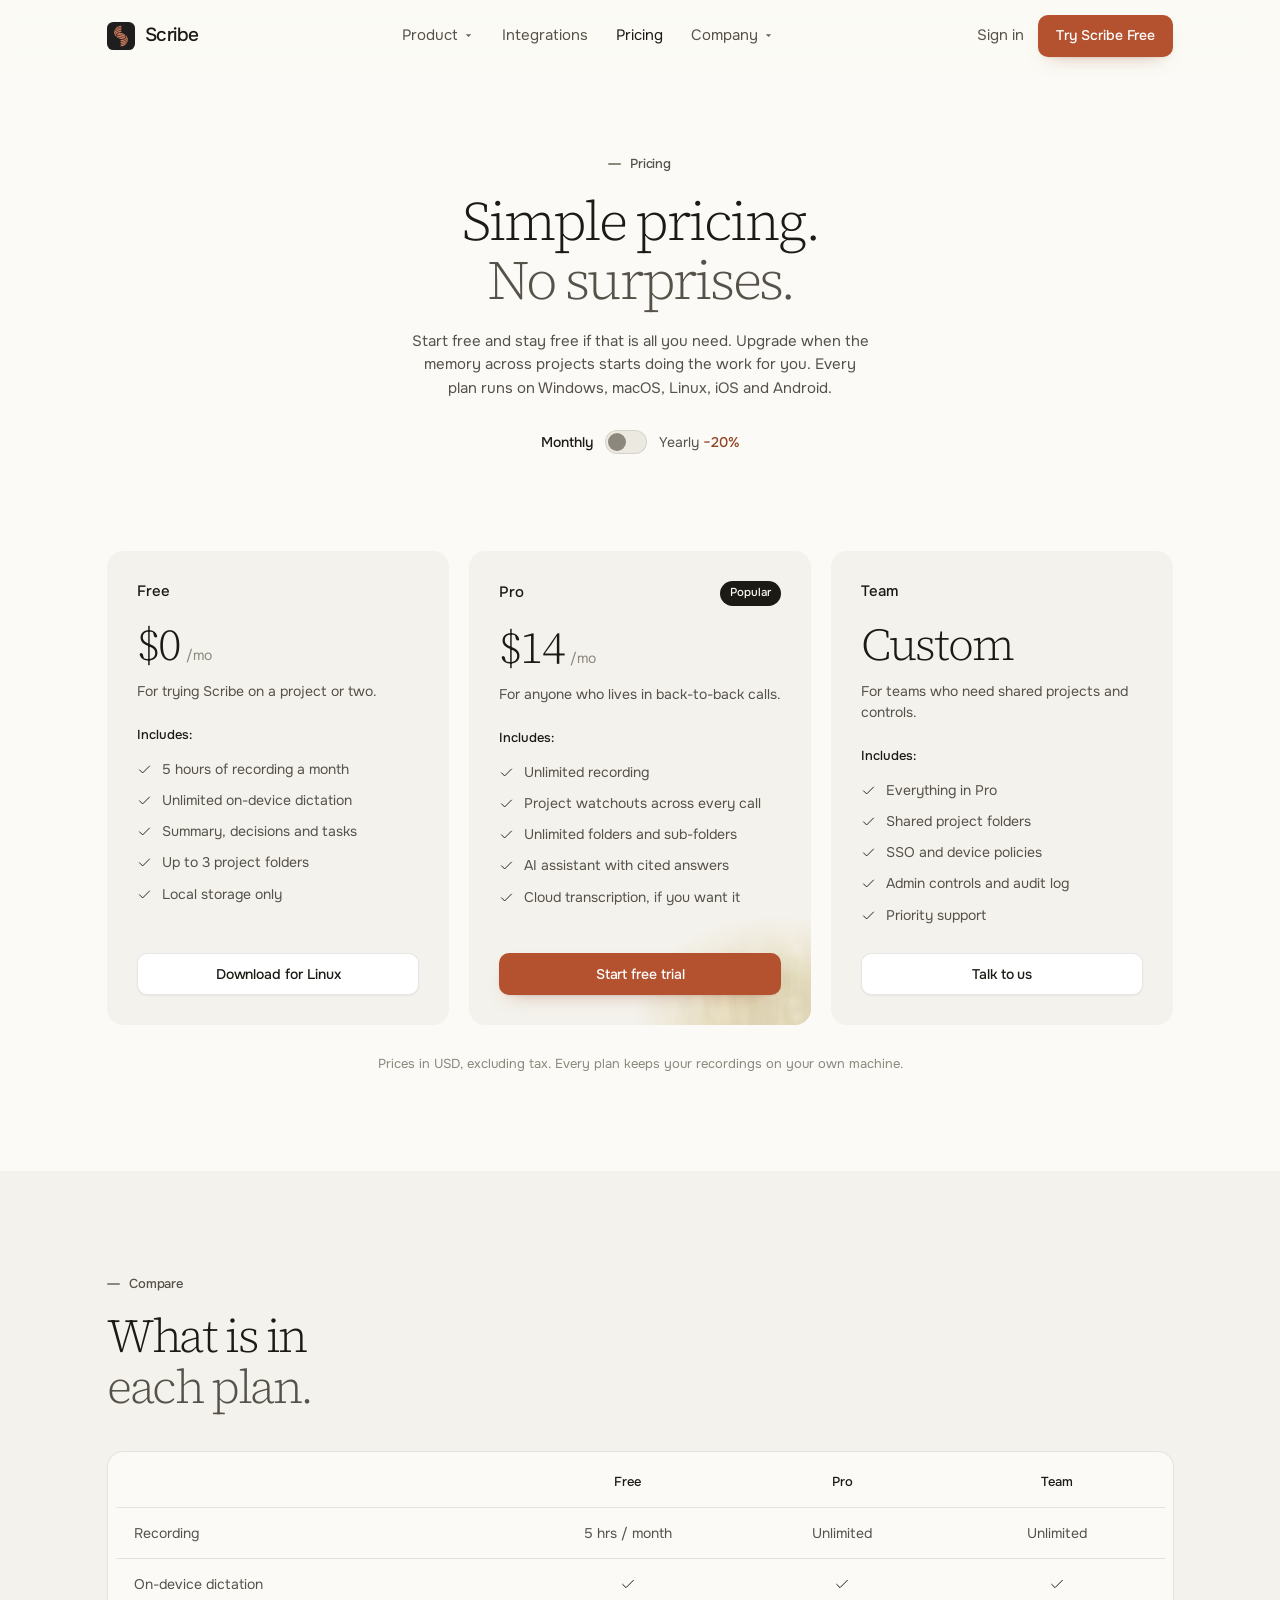
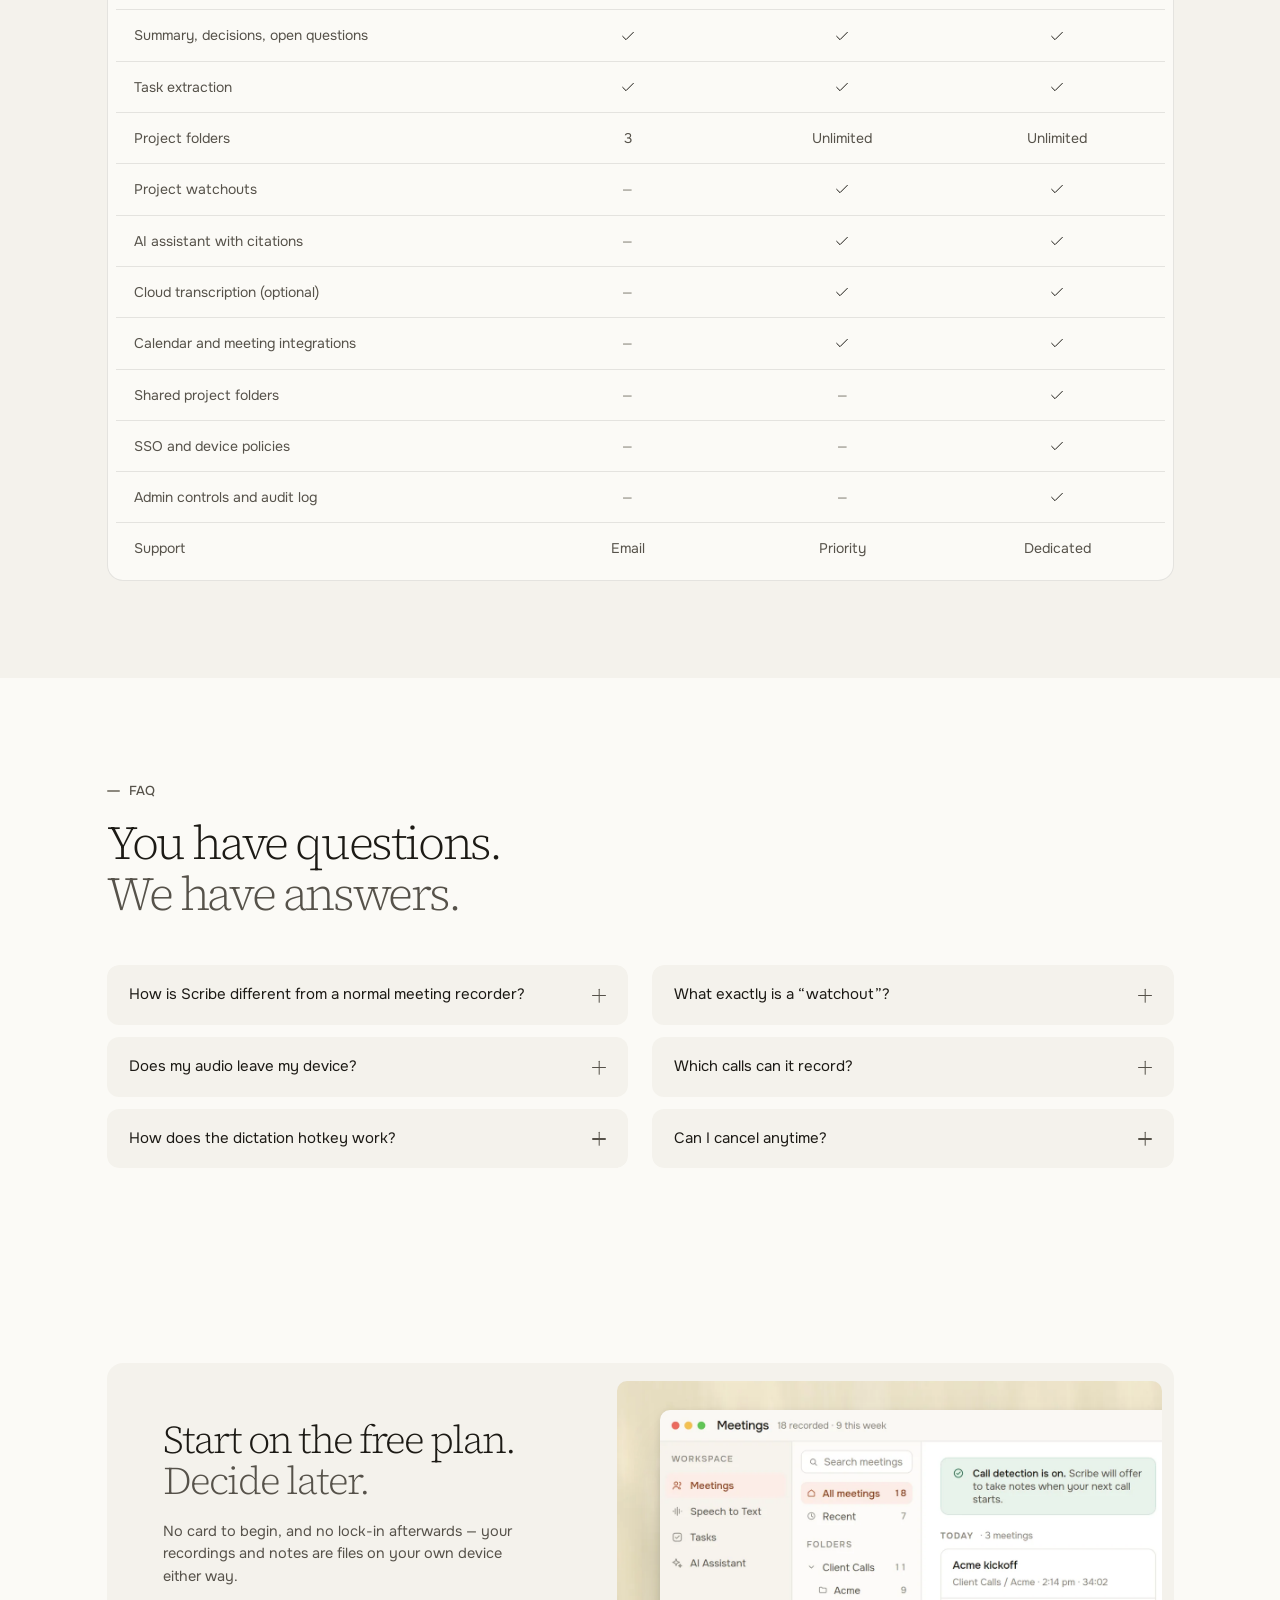
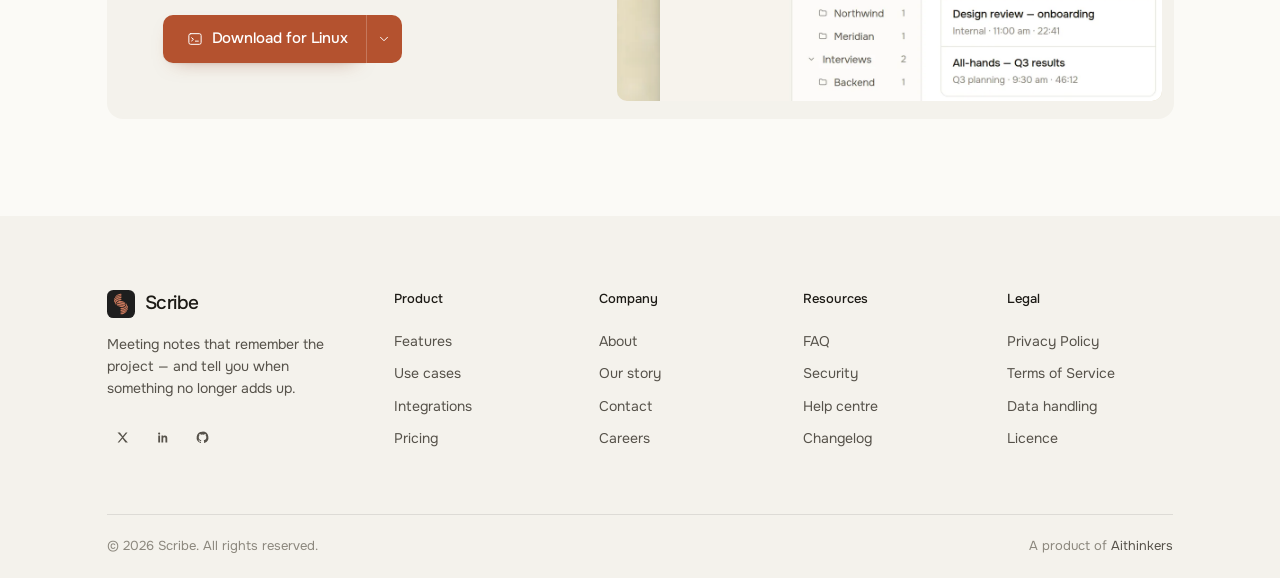
<file: pricing.html>
<!doctype html>
<html lang="en" class="no-js">
<head>
<meta charset="utf-8">
<meta name="viewport" content="width=device-width, initial-scale=1">
<title>Pricing — Scribe</title>
<meta name="description" content="Start free and stay free if that is all you need. Pro adds project watchouts, unlimited recording and a cited assistant; Team adds shared projects and controls.">
<meta name="theme-color" content="#FBFAF6">
<meta property="og:type" content="website">
<meta property="og:title" content="Pricing — Scribe">
<meta property="og:description" content="Start free and stay free if that is all you need. Pro adds project watchouts, unlimited recording and a cited assistant; Team adds shared projects and controls.">
<link rel="icon" href="assets/img/favicon.svg" type="image/svg+xml">
<link rel="apple-touch-icon" href="assets/img/apple-touch-icon.png">

<!-- Sentient is the display face used by the design. It is loaded from
     Fontshare; if it cannot be reached, the self-hosted Source Serif 4 in
     base.css takes over with matched metrics, so nothing reflows. -->
<link rel="preconnect" href="https://api.fontshare.com" crossorigin>
<link rel="stylesheet" href="https://api.fontshare.com/v2/css?f%5B%5D=sentient@300,400,500&amp;display=swap">

<link rel="preload" href="assets/fonts/onest-400.woff2" as="font" type="font/woff2" crossorigin>
<link rel="preload" href="assets/fonts/source-serif-300.woff2" as="font" type="font/woff2" crossorigin>

<link rel="stylesheet" href="assets/css/base.css">
<link rel="stylesheet" href="assets/css/components.css">
<link rel="stylesheet" href="assets/css/sections.css">
<link rel="stylesheet" href="assets/css/responsive.css">
<script>document.documentElement.classList.remove('no-js');</script>
</head>
<body>
<svg class="sr-only" aria-hidden="true" focusable="false" xmlns="http://www.w3.org/2000/svg"><defs>
<symbol id="i-logo" viewBox="0 0 1024 1024"><rect width="1024" height="1024" rx="230" fill="#1E1E1E"/><path d="M 483.8 138.2 c -72.8 13.1 -145.6 55.8 -188.6 109.8 -12.2 15.6 -9.7 15.4 17.6 -2.3 49.8 -32.4 109.5 -55.5 163.0 -62.6 59.2 -8.0 54.6 -5.7 55.5 -25.3 1.4 -25.3 -4.0 -27.6 -47.5 -19.6 z M 465.4 200.8 c -107.2 19.6 -206.2 88.2 -211.3 146.5 -2.0 20.8 -1.4 20.8 15.1 -0.6 41.8 -54.3 137.1 -98.7 230.1 -106.7 32.1 -2.8 33.3 -3.4 32.1 -24.7 -0.9 -19.9 -17.1 -23.6 -66.0 -14.5 z M 470.8 260.3 c -142.2 25.9 -240.9 114.6 -209.1 188.6 7.4 17.1 10.0 17.1 12.5 -1.1 9.1 -68.3 96.4 -128.3 209.4 -144.8 49.5 -7.1 46.6 -5.7 47.8 -25.3 1.1 -23.3 -10.5 -26.7 -60.6 -17.4 z M 467.9 322.8 c -149.0 31.0 -221.6 130.0 -153.3 208.5 11.4 13.1 13.9 11.1 8.0 -6.5 -25.0 -73.4 54.3 -147.6 175.2 -163.6 32.4 -4.3 34.1 -5.7 34.1 -22.8 0.0 -25.0 -9.1 -27.3 -64.0 -15.6 z M 422.4 397.9 c -46.4 21.6 -8.2 40.1 105.2 50.3 35.8 3.1 81.9 11.9 111.8 21.3 31.3 10.0 36.1 9.7 27.3 -2.6 -19.6 -26.7 -83.1 -53.5 -149.6 -63.1 -21.3 -3.1 -45.5 -7.1 -53.8 -8.5 -20.8 -4.0 -27.9 -3.4 -41.0 2.6 z M 359.3 442.6 c -25.9 27.6 35.8 49.5 189.4 66.6 31.3 3.4 65.1 11.7 99.0 23.9 25.3 9.1 27.9 9.1 36.4 0.6 27.3 -27.6 -56.0 -62.0 -175.8 -72.8 -40.1 -3.4 -64.3 -8.2 -99.0 -19.9 -33.8 -11.1 -38.1 -10.8 -50.1 1.7 z M 340.2 490.1 c -27.6 27.6 56.0 62.3 175.5 73.1 40.1 3.4 64.3 8.2 99.0 19.9 33.8 11.1 38.1 10.8 50.1 -1.7 25.9 -27.6 -35.8 -49.5 -189.4 -66.6 -31.3 -3.4 -65.1 -11.7 -99.0 -23.9 -25.3 -9.1 -27.9 -9.1 -36.1 -0.9 z M 696.9 484.4 c 0.0 0.6 2.0 7.1 4.6 14.5 25.3 73.7 -54.0 147.9 -175.2 163.8 -32.4 4.3 -34.1 5.7 -34.1 22.8 0.0 24.7 7.4 26.7 58.3 17.1 153.6 -29.9 230.7 -134.0 157.3 -212.8 -5.4 -5.4 -10.8 -8.2 -10.8 -5.4 z M 352.7 549.5 c 0.0 22.2 81.1 59.7 151.6 70.3 20.8 3.1 47.5 7.1 59.4 9.1 23.3 3.7 37.5 0.9 53.2 -11.4 21.9 -16.8 -25.3 -33.0 -120.6 -41.8 -35.3 -3.1 -82.5 -11.9 -110.1 -21.0 -29.9 -9.4 -33.6 -10.0 -33.6 -5.1 z M 752.9 563.2 c -0.9 2.3 -2.8 11.4 -4.6 20.2 -13.4 64.9 -99.8 122.3 -207.9 137.7 -49.5 7.1 -46.6 5.7 -47.8 26.2 -1.1 21.3 1.4 22.5 36.1 19.6 145.9 -11.9 270.5 -116.1 232.7 -193.7 -4.6 -9.1 -7.4 -12.8 -8.5 -10.0 z M 755.8 677.0 c -42.7 54.6 -138.0 99.0 -231.0 107.0 -32.1 2.8 -33.3 3.4 -32.1 24.7 0.9 20.5 12.8 23.3 61.7 15.1 110.4 -19.1 210.2 -87.3 215.6 -147.3 2.0 -20.5 2.0 -20.5 -14.2 0.6 z M 711.1 778.2 c -50.3 33.0 -108.7 55.5 -163.6 62.6 -58.9 8.0 -54.0 5.7 -54.9 26.2 -2.6 53.8 145.6 4.3 219.9 -74.0 33.6 -35.3 33.3 -37.5 -1.4 -14.8 z" fill="#D17D61"/></symbol>
<symbol id="i-arrow-right" viewBox="0 0 24 24"><path d="M4 12h15"/><path d="m13 6 6 6-6 6"/></symbol>
<symbol id="i-arrow-up-right" viewBox="0 0 24 24"><path d="M7 17 17 7"/><path d="M8 7h9v9"/></symbol>
<symbol id="i-chevron-down" viewBox="0 0 24 24"><path d="m6 9 6 6 6-6"/></symbol>
<symbol id="i-check" viewBox="0 0 24 24"><path d="m4 12.5 5 5L20 6.5"/></symbol>
<symbol id="i-check-circle" viewBox="0 0 24 24"><circle cx="12" cy="12" r="9"/><path d="m8 12 2.6 2.6L16 9"/></symbol>
<symbol id="i-check-square" viewBox="0 0 24 24"><rect x="3.5" y="3.5" width="17" height="17" rx="4"/><path d="m8 12 2.6 2.6L16 9.2"/></symbol>
<symbol id="i-search" viewBox="0 0 24 24"><circle cx="10.5" cy="10.5" r="6.5"/><path d="m15.4 15.4 4.6 4.6"/></symbol>
<symbol id="i-mic" viewBox="0 0 24 24"><rect x="9" y="2.5" width="6" height="11" rx="3"/><path d="M5 11a7 7 0 0 0 14 0"/><path d="M12 18v3.5"/></symbol>
<symbol id="i-folder" viewBox="0 0 24 24"><path d="M3 7a2.5 2.5 0 0 1 2.5-2.5h3.2l2 2.5h7.8A2.5 2.5 0 0 1 21 9.5v7A2.5 2.5 0 0 1 18.5 19h-13A2.5 2.5 0 0 1 3 16.5Z"/></symbol>
<symbol id="i-layers" viewBox="0 0 24 24"><path d="m12 3 9 5-9 5-9-5Z"/><path d="m3.5 12.5 8.5 4.7 8.5-4.7"/><path d="m3.5 16.8 8.5 4.7 8.5-4.7"/></symbol>
<symbol id="i-target" viewBox="0 0 24 24"><path d="M12 3.2 19 7.1"/><path d="M12 3.2a8.8 8.8 0 1 1-8.4 6.1"/><path d="M12 7.6a4.4 4.4 0 1 1-4.1 2.8"/><circle cx="12" cy="12" r="1.5" fill="currentColor" stroke="none"/></symbol>
<symbol id="i-scale" viewBox="0 0 24 24"><path d="M3 8h6"/><path d="M6.5 5 9.5 8l-3 3"/><path d="M21 16h-6"/><path d="M17.5 13 14.5 16l3 3"/><path d="M12 3v4"/><path d="M12 17v4"/></symbol>
<symbol id="i-clipboard" viewBox="0 0 24 24"><rect x="8" y="2.5" width="8" height="4" rx="1.8"/><path d="M8 4.5H6A2 2 0 0 0 4 6.5v13a2 2 0 0 0 2 2h12a2 2 0 0 0 2-2v-13a2 2 0 0 0-2-2h-2"/><path d="M8.5 11.5h7M8.5 15.5h4.5"/></symbol>
<symbol id="i-shield" viewBox="0 0 24 24"><path d="m12 2.8 8 3v6c0 4.8-3.4 8.1-8 9.4-4.6-1.3-8-4.6-8-9.4v-6Z"/><path d="m8.6 11.8 2.4 2.4 4.4-4.8"/></symbol>
<symbol id="i-lock" viewBox="0 0 24 24"><rect x="4.5" y="10" width="15" height="11" rx="3"/><path d="M8 10V7.5a4 4 0 0 1 8 0V10"/></symbol>
<symbol id="i-cloud-off" viewBox="0 0 24 24"><path d="M6.5 19a4.5 4.5 0 0 1-.4-9A6.3 6.3 0 0 1 15 7.4"/><path d="M17.3 10.2A3.8 3.8 0 0 1 17.8 19H10"/><path d="M3.5 3.5 20.5 20.5"/></symbol>
<symbol id="i-trash" viewBox="0 0 24 24"><path d="M4 6.5h16"/><path d="M9.5 6.5V5a1.6 1.6 0 0 1 1.6-1.6h1.8A1.6 1.6 0 0 1 14.5 5v1.5"/><path d="m6.5 6.5.9 12.6A1.9 1.9 0 0 0 9.3 21h5.4a1.9 1.9 0 0 0 1.9-1.9l.9-12.6"/></symbol>
<symbol id="i-zap" viewBox="0 0 24 24"><path d="M13.4 2.5 4.5 13.6h6.2L10 21.5l9-11.1h-6.3Z"/></symbol>
<symbol id="i-sparkle" viewBox="0 0 24 24"><path d="m9.8 3 2 5.2 5.2 2-5.2 2-2 5.2-2-5.2-5.2-2 5.2-2Z"/><path d="m17.8 14.2.9 2.4 2.4.9-2.4.9-.9 2.4-.9-2.4-2.4-.9 2.4-.9Z"/></symbol>
<symbol id="i-users" viewBox="0 0 24 24"><circle cx="9.5" cy="8" r="3.6"/><path d="M3 20a6.5 6.5 0 0 1 13 0"/><path d="M16.5 4.9a3.6 3.6 0 0 1 0 6.9"/><path d="M18.3 19.9a5.2 5.2 0 0 0-2.1-4.1"/></symbol>
<symbol id="i-calendar" viewBox="0 0 24 24"><rect x="3.5" y="5" width="17" height="15.5" rx="3"/><path d="M3.5 9.8h17M8.5 2.8v4M15.5 2.8v4"/></symbol>
<symbol id="i-clock" viewBox="0 0 24 24"><circle cx="12" cy="12" r="8.8"/><path d="M12 6.8V12l3.5 2.3"/></symbol>
<symbol id="i-bar-chart" viewBox="0 0 24 24"><path d="M4 20v-6M12 20V5M20 20v-9"/></symbol>
<symbol id="i-keyboard" viewBox="0 0 24 24"><rect x="2.5" y="6" width="19" height="12" rx="2.6"/><path d="M6.5 9.8h.01M10 9.8h.01M13.5 9.8h.01M17 9.8h.01M7.5 14.2h9"/></symbol>
<symbol id="i-x" viewBox="0 0 24 24"><path d="M6 6 18 18M18 6 6 18"/></symbol>
<symbol id="i-plus" viewBox="0 0 24 24"><path d="M12 5v14M5 12h14"/></symbol>
<symbol id="i-play" viewBox="0 0 24 24"><path d="M8 5.2 18.5 12 8 18.8Z"/></symbol>
<symbol id="i-alert" viewBox="0 0 24 24"><circle cx="12" cy="12" r="8.8"/><path d="M12 7.4v5.2"/><circle cx="12" cy="16.4" r=".9" fill="currentColor" stroke="none"/></symbol>
<symbol id="i-link" viewBox="0 0 24 24"><path d="M10 14a3.8 3.8 0 0 0 5.7.4l3-3a4 4 0 0 0-5.7-5.7l-1.6 1.6"/><path d="M14 10a3.8 3.8 0 0 0-5.7-.4l-3 3a4 4 0 0 0 5.7 5.7l1.6-1.6"/></symbol>
<symbol id="i-book" viewBox="0 0 24 24"><path d="M4 5.2A2 2 0 0 1 6 3.2h12a2 2 0 0 1 2 2v13.6a2 2 0 0 1-2 2H6a2 2 0 0 1-2-2Z"/><path d="M8 7.8h8M8 12h8M8 16.2h4.6"/></symbol>
<symbol id="i-download" viewBox="0 0 24 24"><path d="M12 3.5v11"/><path d="m7.6 10.4 4.4 4.4 4.4-4.4"/><path d="M4 20h16"/></symbol>
<symbol id="i-laptop" viewBox="0 0 24 24"><rect x="4" y="4.5" width="16" height="11.5" rx="2.2"/><path d="M2.2 19h19.6"/></symbol>
<symbol id="i-window" viewBox="0 0 24 24"><rect x="3.5" y="3.5" width="17" height="17" rx="2.8"/><path d="M12 3.5v17M3.5 12h17"/></symbol>
<symbol id="i-terminal" viewBox="0 0 24 24"><rect x="2.8" y="4" width="18.4" height="16" rx="2.8"/><path d="m7 10.2 2.7 2.3L7 14.8"/><path d="M12.6 15.2h4.4"/></symbol>
<symbol id="i-phone" viewBox="0 0 24 24"><rect x="6.5" y="2.5" width="11" height="19" rx="3"/><path d="M10.5 5.4h3"/></symbol>
<symbol id="i-tablet" viewBox="0 0 24 24"><rect x="5.2" y="2.5" width="13.6" height="19" rx="2.8"/><circle cx="12" cy="18.2" r="1.2"/></symbol>
<symbol id="i-monitor" viewBox="0 0 24 24"><rect x="2.8" y="4" width="18.4" height="13" rx="2.6"/><path d="M8.5 21h7M12 17v4"/></symbol>
<symbol id="i-video" viewBox="0 0 24 24"><rect x="2.8" y="6" width="12.5" height="12" rx="2.8"/><path d="m15.3 11.2 5.9-3.4v8.4l-5.9-3.4Z"/></symbol>
<symbol id="i-chat" viewBox="0 0 24 24"><path d="M20.5 12.4a7.9 7.9 0 0 1-8.5 7.9 9 9 0 0 1-2.6-.4L4 21.5l1.6-4.6a7.6 7.6 0 0 1-1.1-4 7.9 7.9 0 0 1 8.4-7.4 8 8 0 0 1 7.6 6.9Z"/></symbol>
<symbol id="i-doc" viewBox="0 0 24 24"><path d="M14 3H7a2.4 2.4 0 0 0-2.4 2.4v13.2A2.4 2.4 0 0 0 7 21h10a2.4 2.4 0 0 0 2.4-2.4V8.4Z"/><path d="M14 3v5.4h5.4"/><path d="M8.4 13h7M8.4 16.6h4.6"/></symbol>
<symbol id="i-mail" viewBox="0 0 24 24"><rect x="3" y="5" width="18" height="14" rx="2.8"/><path d="m3.8 7.2 7.1 5a2 2 0 0 0 2.2 0l7.1-5"/></symbol>
<symbol id="i-cpu" viewBox="0 0 24 24"><rect x="7" y="7" width="10" height="10" rx="2.4"/><path d="M10 2.5v4M14 2.5v4M10 17.5v4M14 17.5v4M2.5 10h4M2.5 14h4M17.5 10h4M17.5 14h4"/></symbol>
<symbol id="i-eye" viewBox="0 0 24 24"><path d="M2 12s3.8-6.6 10-6.6S22 12 22 12s-3.8 6.6-10 6.6S2 12 2 12Z"/><circle cx="12" cy="12" r="3"/></symbol>
<symbol id="i-globe" viewBox="0 0 24 24"><circle cx="12" cy="12" r="8.8"/><path d="M3.4 12h17.2"/><path d="M12 3.2a13.5 13.5 0 0 1 0 17.6 13.5 13.5 0 0 1 0-17.6Z"/></symbol>
<symbol id="i-x-social" viewBox="0 0 24 24"><path d="M4 4h3.9l4.4 6 5-6H20l-6.6 7.9L20.6 20h-3.9l-4.7-6.4L6.6 20H4.2l7-8.4Z" fill="currentColor" stroke="none"/></symbol>
<symbol id="i-linkedin" viewBox="0 0 24 24"><path d="M5.2 8.6h2.9V20H5.2Zm1.4-4.6a1.7 1.7 0 1 1 0 3.4 1.7 1.7 0 0 1 0-3.4ZM10.4 8.6h2.8v1.6a3.1 3.1 0 0 1 2.8-1.5c2.5 0 3.6 1.6 3.6 4.1V20h-2.9v-6c0-1.5-.5-2.3-1.7-2.3s-1.9.8-1.9 2.3v6h-2.8Z" fill="currentColor" stroke="none"/></symbol>
<symbol id="i-github" viewBox="0 0 24 24"><path d="M12 2.6a9.4 9.4 0 0 0-3 18.3c.5.1.6-.2.6-.5v-1.7c-2.6.6-3.2-1.2-3.2-1.2-.4-1.1-1-1.4-1-1.4-.9-.6 0-.6 0-.6a2 2 0 0 1 1.5 1 2.1 2.1 0 0 0 2.8.8 2 2 0 0 1 .6-1.3c-2.1-.2-4.3-1-4.3-4.6a3.6 3.6 0 0 1 1-2.5 3.4 3.4 0 0 1 .1-2.5s.8-.2 2.6 1a9 9 0 0 1 4.7 0c1.8-1.2 2.6-1 2.6-1a3.4 3.4 0 0 1 .1 2.5 3.6 3.6 0 0 1 1 2.5c0 3.6-2.2 4.4-4.3 4.6a2.3 2.3 0 0 1 .7 1.8v2.6c0 .3.1.6.6.5A9.4 9.4 0 0 0 12 2.6Z" fill="currentColor" stroke="none"/></symbol>
<symbol id="i-instagram" viewBox="0 0 24 24"><rect x="3.4" y="3.4" width="17.2" height="17.2" rx="5"/><circle cx="12" cy="12" r="4"/><circle cx="17" cy="7" r="1.1" fill="currentColor" stroke="none"/></symbol>
<symbol id="mark-1" viewBox="0 0 24 24"><path d="M12 3 21 20H3Z"/><path d="M8.8 14.2h6.4"/></symbol>
<symbol id="mark-2" viewBox="0 0 24 24"><circle cx="12" cy="12" r="8.6"/><path d="M12 3.4v17.2M3.4 12h17.2"/></symbol>
<symbol id="mark-3" viewBox="0 0 24 24"><rect x="3.6" y="3.6" width="16.8" height="16.8" rx="5"/><path d="M12 8v8M8 12h8"/></symbol>
<symbol id="mark-4" viewBox="0 0 24 24"><path d="m12 2.6 9.4 9.4-9.4 9.4L2.6 12Z"/><circle cx="12" cy="12" r="2.6"/></symbol>
<symbol id="mark-5" viewBox="0 0 24 24"><path d="M4 19V7.5L12 3l8 4.5V19"/><path d="M4 19h16M9.5 19v-5.5h5V19"/></symbol>
<symbol id="mark-6" viewBox="0 0 24 24"><path d="M2.8 14.4c2.4-3.6 4.3-3.6 6.6 0s4.2 3.6 6.6 0 4.2-3.6 5.2-1.8"/><path d="M2.8 9c2.4-3.6 4.3-3.6 6.6 0"/></symbol>
<symbol id="mark-7" viewBox="0 0 24 24"><path d="m12 2.8 2.7 6.5 6.5 2.7-6.5 2.7-2.7 6.5-2.7-6.5L2.8 12l6.5-2.7Z"/></symbol>
<symbol id="mark-8" viewBox="0 0 24 24"><path d="M5 20V6a3 3 0 0 1 3-3h8a3 3 0 0 1 3 3v14"/><path d="M5 12h14M9.5 20v-4.5h5V20"/></symbol>
</defs></svg>

<a class="skip-link" href="#main">Skip to content</a>

<header class="nav">
  <div class="wrap nav__inner">
    <a class="brand" href="index.html" aria-label="Scribe — home">
      <span class="brand__mark"><svg class="icon" aria-hidden="true"><use href="#i-logo"></use></svg></span>
      Scribe
    </a>

    <nav class="nav__links" aria-label="Primary">
      <div class="nav__item">
        <a class="nav__link" href="features.html">
          Product <svg class="chev" aria-hidden="true"><use href="#i-chevron-down"></use></svg>
        </a>
        <div class="nav__menu">
          <a href="features.html">Features<span>Project memory, notes, dictation</span></a>
          <a href="index.html#use-cases">Use cases<span>How teams run it day to day</span></a>
          <a href="index.html#security">Security<span>What stays on your device</span></a>
        </div>
      </div>
      <a class="nav__link" href="integrations.html">Integrations</a>
      <a class="nav__link" href="pricing.html" aria-current="page">Pricing</a>
      <div class="nav__item">
        <a class="nav__link" href="about.html">
          Company <svg class="chev" aria-hidden="true"><use href="#i-chevron-down"></use></svg>
        </a>
        <div class="nav__menu">
          <a href="about.html">About<span>Why we built Scribe</span></a>
          <a href="contact.html">Contact<span>Talk to a person</span></a>
          <a href="privacy.html">Privacy Policy</a>
          <a href="terms.html">Terms of Service</a>
        </div>
      </div>
    </nav>

    <div class="nav__actions">
      <a class="nav__signin" href="contact.html">Sign in</a>
      <a class="btn btn--primary" href="pricing.html">Try Scribe Free</a>
      <button class="nav__toggle" type="button" aria-label="Menu" aria-expanded="false" aria-controls="mobile-menu">
        <span class="bar"></span><span class="bar"></span><span class="bar"></span>
      </button>
    </div>
  </div>
</header>

<div class="mobile-menu" id="mobile-menu">
  <a href="features.html">Features</a>
  <a href="index.html#use-cases">Use cases</a>
  <a href="integrations.html">Integrations</a>
  <a href="pricing.html">Pricing</a>
  <a href="about.html">About</a>
  <a href="contact.html">Contact</a>
  <a class="btn btn--primary btn--lg btn--block" href="pricing.html">Try Scribe Free</a>
</div>

<main id="main">
<section class="page-hero">
  <div class="wrap">
    <span class="eyebrow is-centred" data-reveal>Pricing</span>
    <h1 class="h1" data-split data-split-step="44">Simple pricing.<br><span class="soft">No surprises.</span></h1>
    <p class="lead" data-reveal data-reveal-delay="150">Start free and stay free if that is all you need. Upgrade when the memory across projects starts doing the work for you. Every plan runs on Windows, macOS, Linux, iOS and Android.</p>
      <div class="pricing__switch" data-reveal data-reveal-delay="240">
        <div class="switch" role="switch" tabindex="0" aria-checked="false" aria-label="Bill yearly" data-price-switch>
          <span class="switch__label is-on">Monthly</span>
          <span class="switch__track"></span>
          <span class="switch__label">Yearly <span class="switch__save">&minus;20%</span></span>
        </div>
      </div>
  </div>
</section>

<section class="section section--flush-top">
  <div class="wrap">
    <div class="plans" data-reveal="group" data-reveal-step="110">
      <article class="plan">
        <div class="plan__head"><span class="plan__name">Free</span></div>
        <div class="plan__price">
          <span class="amount" data-monthly="$0" data-yearly="$0">$0</span>
          <span class="per" data-per>/mo</span>
        </div>
        <p class="plan__desc">For trying Scribe on a project or two.</p>
        <p class="plan__inc">Includes:</p>
        <ul class="plan__list">
          <li><svg class="icon" aria-hidden="true"><use href="#i-check"></use></svg><span>5 hours of recording a month</span></li>
          <li><svg class="icon" aria-hidden="true"><use href="#i-check"></use></svg><span>Unlimited on-device dictation</span></li>
          <li><svg class="icon" aria-hidden="true"><use href="#i-check"></use></svg><span>Summary, decisions and tasks</span></li>
          <li><svg class="icon" aria-hidden="true"><use href="#i-check"></use></svg><span>Up to 3 project folders</span></li>
          <li><svg class="icon" aria-hidden="true"><use href="#i-check"></use></svg><span>Local storage only</span></li>
        </ul>
        <a class="btn btn--light btn--block" href="pricing.html" data-dl-simple><span data-dl-label>Download Scribe</span></a>
      </article>
      <article class="plan plan--featured">
        <img class="plan__art" src="assets/img/bg/amber.webp" alt="" aria-hidden="true" loading="lazy">
        <div class="plan__head"><span class="plan__name">Pro</span><span class="plan__badge">Popular</span></div>
        <div class="plan__price">
          <span class="amount" data-monthly="$14" data-yearly="$11">$14</span>
          <span class="per" data-per>/mo</span>
        </div>
        <p class="plan__desc">For anyone who lives in back-to-back calls.</p>
        <p class="plan__inc">Includes:</p>
        <ul class="plan__list">
          <li><svg class="icon" aria-hidden="true"><use href="#i-check"></use></svg><span>Unlimited recording</span></li>
          <li><svg class="icon" aria-hidden="true"><use href="#i-check"></use></svg><span>Project watchouts across every call</span></li>
          <li><svg class="icon" aria-hidden="true"><use href="#i-check"></use></svg><span>Unlimited folders and sub-folders</span></li>
          <li><svg class="icon" aria-hidden="true"><use href="#i-check"></use></svg><span>AI assistant with cited answers</span></li>
          <li><svg class="icon" aria-hidden="true"><use href="#i-check"></use></svg><span>Cloud transcription, if you want it</span></li>
        </ul>
        <a class="btn btn--primary btn--block" href="pricing.html">Start free trial</a>
      </article>
      <article class="plan">
        <div class="plan__head"><span class="plan__name">Team</span></div>
        <div class="plan__price">
          <span class="amount" data-monthly="Custom" data-yearly="Custom">Custom</span>
          
        </div>
        <p class="plan__desc">For teams who need shared projects and controls.</p>
        <p class="plan__inc">Includes:</p>
        <ul class="plan__list">
          <li><svg class="icon" aria-hidden="true"><use href="#i-check"></use></svg><span>Everything in Pro</span></li>
          <li><svg class="icon" aria-hidden="true"><use href="#i-check"></use></svg><span>Shared project folders</span></li>
          <li><svg class="icon" aria-hidden="true"><use href="#i-check"></use></svg><span>SSO and device policies</span></li>
          <li><svg class="icon" aria-hidden="true"><use href="#i-check"></use></svg><span>Admin controls and audit log</span></li>
          <li><svg class="icon" aria-hidden="true"><use href="#i-check"></use></svg><span>Priority support</span></li>
        </ul>
        <a class="btn btn--light btn--block" href="contact.html">Talk to us</a>
      </article>
    </div>
    <p class="plan__foot" data-reveal>Prices in USD, excluding tax. Every plan keeps your recordings on your own machine.</p>
  </div>
</section>

<section class="section band">
  <div class="wrap">
    <div class="section-head" data-reveal>
      <span class="eyebrow">Compare</span>
      <h2 class="h2" data-split>What is in<br><span class="soft">each plan.</span></h2>
    </div>
    <div class="card--outline table-scroll" style="margin-top:clamp(26px,3vw,40px);padding:6px 8px" data-reveal="soft">
      <table class="compare">
        <thead>
          <tr><th style="width:32%">&nbsp;</th><th style="text-align:center">Free</th><th style="text-align:center">Pro</th><th style="text-align:center">Team</th></tr>
        </thead>
        <tbody>
          <tr><th scope="row">Recording</th><td>5 hrs / month</td><td>Unlimited</td><td>Unlimited</td></tr>
          <tr><th scope="row">On-device dictation</th><td><svg class="icon" aria-hidden="true"><use href="#i-check"></use></svg></td><td><svg class="icon" aria-hidden="true"><use href="#i-check"></use></svg></td><td><svg class="icon" aria-hidden="true"><use href="#i-check"></use></svg></td></tr>
          <tr><th scope="row">Summary, decisions, open questions</th><td><svg class="icon" aria-hidden="true"><use href="#i-check"></use></svg></td><td><svg class="icon" aria-hidden="true"><use href="#i-check"></use></svg></td><td><svg class="icon" aria-hidden="true"><use href="#i-check"></use></svg></td></tr>
          <tr><th scope="row">Task extraction</th><td><svg class="icon" aria-hidden="true"><use href="#i-check"></use></svg></td><td><svg class="icon" aria-hidden="true"><use href="#i-check"></use></svg></td><td><svg class="icon" aria-hidden="true"><use href="#i-check"></use></svg></td></tr>
          <tr><th scope="row">Project folders</th><td>3</td><td>Unlimited</td><td>Unlimited</td></tr>
          <tr><th scope="row">Project watchouts</th><td><span class="dash">&mdash;</span></td><td><svg class="icon" aria-hidden="true"><use href="#i-check"></use></svg></td><td><svg class="icon" aria-hidden="true"><use href="#i-check"></use></svg></td></tr>
          <tr><th scope="row">AI assistant with citations</th><td><span class="dash">&mdash;</span></td><td><svg class="icon" aria-hidden="true"><use href="#i-check"></use></svg></td><td><svg class="icon" aria-hidden="true"><use href="#i-check"></use></svg></td></tr>
          <tr><th scope="row">Cloud transcription (optional)</th><td><span class="dash">&mdash;</span></td><td><svg class="icon" aria-hidden="true"><use href="#i-check"></use></svg></td><td><svg class="icon" aria-hidden="true"><use href="#i-check"></use></svg></td></tr>
          <tr><th scope="row">Calendar and meeting integrations</th><td><span class="dash">&mdash;</span></td><td><svg class="icon" aria-hidden="true"><use href="#i-check"></use></svg></td><td><svg class="icon" aria-hidden="true"><use href="#i-check"></use></svg></td></tr>
          <tr><th scope="row">Shared project folders</th><td><span class="dash">&mdash;</span></td><td><span class="dash">&mdash;</span></td><td><svg class="icon" aria-hidden="true"><use href="#i-check"></use></svg></td></tr>
          <tr><th scope="row">SSO and device policies</th><td><span class="dash">&mdash;</span></td><td><span class="dash">&mdash;</span></td><td><svg class="icon" aria-hidden="true"><use href="#i-check"></use></svg></td></tr>
          <tr><th scope="row">Admin controls and audit log</th><td><span class="dash">&mdash;</span></td><td><span class="dash">&mdash;</span></td><td><svg class="icon" aria-hidden="true"><use href="#i-check"></use></svg></td></tr>
          <tr><th scope="row">Support</th><td>Email</td><td>Priority</td><td>Dedicated</td></tr>
        </tbody>
      </table>
    </div>
  </div>
</section>

<section class="section" id="faq">
  <div class="wrap">
    <div class="section-head" data-reveal>
      <span class="eyebrow">FAQ</span>
      <h2 class="h2" data-split>You have questions.<br><span class="soft">We have answers.</span></h2>
    </div>
    <div class="grid grid-2 acc-cols" style="margin-top:clamp(30px,3.6vw,48px)" data-accordion data-reveal="soft">
      <div class="acc"><div class="acc__item">
          <button class="acc__btn" type="button" aria-expanded="false">
            <span>How is Scribe different from a normal meeting recorder?</span><span class="acc__sign" aria-hidden="true"></span>
          </button>
          <div class="acc__panel"><div><p>A recorder gives you back one call. Scribe reads each call against every call that came before it in the same project, so it can tell you that the seat count you just agreed is not the one in the sheet you are about to send. The recording and the write-up are table stakes; the memory across calls is the product.</p></div></div>
        </div>
<div class="acc__item">
          <button class="acc__btn" type="button" aria-expanded="false">
            <span>Does my audio leave my device?</span><span class="acc__sign" aria-hidden="true"></span>
          </button>
          <div class="acc__panel"><div><p>Not by default. Recordings, transcripts and tasks are stored locally, and dictation is transcribed on-device. Cloud transcription and assistant replies are two separate switches, both off until you turn them on, and the privacy page in the app always shows which are live.</p></div></div>
        </div>
<div class="acc__item">
          <button class="acc__btn" type="button" aria-expanded="false">
            <span>How does the dictation hotkey work?</span><span class="acc__sign" aria-hidden="true"></span>
          </button>
          <div class="acc__panel"><div><p>On Windows, macOS and Linux, hold your chosen key anywhere on the machine, speak, and release. The text lands at your cursor in whatever app is in front — an email, a terminal, a comment box — or on the clipboard if there is nowhere to type. Terms you correct are learned, so the same name stops coming out wrong.</p></div></div>
        </div></div>
      <div class="acc"><div class="acc__item">
          <button class="acc__btn" type="button" aria-expanded="false">
            <span>What exactly is a &ldquo;watchout&rdquo;?</span><span class="acc__sign" aria-hidden="true"></span>
          </button>
          <div class="acc__panel"><div><p>One of three things: a <b>conflict</b>, where something said now contradicts something already agreed; a <b>discrepancy</b>, where two numbers or terms do not match; or a <b>clarification</b>, where a question was asked and never answered. Each one is shown as a pair — the line from this call and the line it collides with — so you can judge it in a second rather than take Scribe's word for it.</p></div></div>
        </div>
<div class="acc__item">
          <button class="acc__btn" type="button" aria-expanded="false">
            <span>Which calls can it record?</span><span class="acc__sign" aria-hidden="true"></span>
          </button>
          <div class="acc__panel"><div><p>On the desktop, any audio playing on the machine plus your microphone — so Zoom, Meet, Teams, a phone on speaker, or a conversation in the room. On iOS and Android it is the microphone, which covers the room and a call on speaker. Calendar and meeting integrations add the title, attendees and project folder automatically.</p></div></div>
        </div>
<div class="acc__item">
          <button class="acc__btn" type="button" aria-expanded="false">
            <span>Can I cancel anytime?</span><span class="acc__sign" aria-hidden="true"></span>
          </button>
          <div class="acc__panel"><div><p>Yes. Plans are monthly or yearly with no contract, and cancelling leaves every recording, transcript and note already on your devices exactly where it is.</p></div></div>
        </div></div>
    </div>
  </div>
</section>
<section class="section">
  <div class="wrap">
    <div class="cta-card" data-reveal="soft">
      <div class="cta-card__body">
        <h2 class="h3" data-split>Start on the free plan.<br><span class="soft">Decide later.</span></h2>
        <p>No card to begin, and no lock-in afterwards — your recordings and notes are files on your own device either way.</p>
        <div class="dl" data-download>
          <a class="btn btn--primary btn--lg dl__main" href="pricing.html" data-dl-main>
            <svg class="icon" aria-hidden="true" data-dl-icon><use href="#i-download"></use></svg>
            <span data-dl-label>Download Scribe</span>
          </a>
          <button class="btn btn--primary btn--lg dl__toggle" type="button"
                  aria-haspopup="true" aria-expanded="false" aria-label="Choose a platform" data-dl-toggle>
            <svg class="chev" aria-hidden="true"><use href="#i-chevron-down"></use></svg>
          </button>
          <div class="dl__menu" role="menu" hidden data-dl-menu></div>
        </div>
      </div>
      <div class="cta-card__media">
        <img class="shot__bg" src="assets/img/bg/amber.webp" alt="" aria-hidden="true" loading="lazy" decoding="async">
        <img class="shot__fg" src="assets/img/app/meetings.webp" alt="The Scribe meetings list with calls grouped by day and filed into projects" width="1600" height="1000" loading="lazy" decoding="async">
      </div>
    </div>
  </div>
</section>
</main>

<footer class="footer">
  <div class="wrap">
    <div class="footer__top">
      <div class="footer__brand">
        <a class="brand" href="index.html">
          <span class="brand__mark"><svg class="icon" aria-hidden="true"><use href="#i-logo"></use></svg></span>
          Scribe
        </a>
        <p class="footer__blurb">Meeting notes that remember the project — and tell you when something no longer adds up.</p>
        <div class="footer__social">
          <a href="#" aria-label="Scribe on X"><svg aria-hidden="true"><use href="#i-x-social"></use></svg></a>
          <a href="#" aria-label="Scribe on LinkedIn"><svg aria-hidden="true"><use href="#i-linkedin"></use></svg></a>
          <a href="#" aria-label="Scribe on GitHub"><svg aria-hidden="true"><use href="#i-github"></use></svg></a>
        </div>
      </div>

      <div class="footer__col">
        <h4>Product</h4>
        <a href="features.html">Features</a>
        <a href="index.html#use-cases">Use cases</a>
        <a href="integrations.html">Integrations</a>
        <a href="pricing.html">Pricing</a>
      </div>

      <div class="footer__col">
        <h4>Company</h4>
        <a href="about.html">About</a>
        <a href="about.html#story">Our story</a>
        <a href="contact.html">Contact</a>
        <a href="contact.html">Careers</a>
      </div>

      <div class="footer__col">
        <h4>Resources</h4>
        <a href="index.html#faq">FAQ</a>
        <a href="index.html#security">Security</a>
        <a href="contact.html">Help centre</a>
        <a href="contact.html">Changelog</a>
      </div>

      <div class="footer__col">
        <h4>Legal</h4>
        <a href="privacy.html">Privacy Policy</a>
        <a href="terms.html">Terms of Service</a>
        <a href="privacy.html#data">Data handling</a>
        <a href="terms.html#licence">Licence</a>
      </div>
    </div>

    <div class="footer__bottom">
      <span>&copy; <span data-year>2026</span> Scribe. All rights reserved.</span>
      <span>A product of <a href="https://aithinkers.com">Aithinkers</a></span>
    </div>
  </div>
</footer>

<script src="assets/js/data.js"></script>
<script src="assets/js/main.js"></script>
<script src="assets/js/reveal.js"></script>
<script src="assets/js/stack.js"></script>
<script src="assets/js/context-scene.js"></script>
<script src="assets/js/download.js"></script>
<script src="assets/js/ui.js"></script>
</body>
</html>
</file>
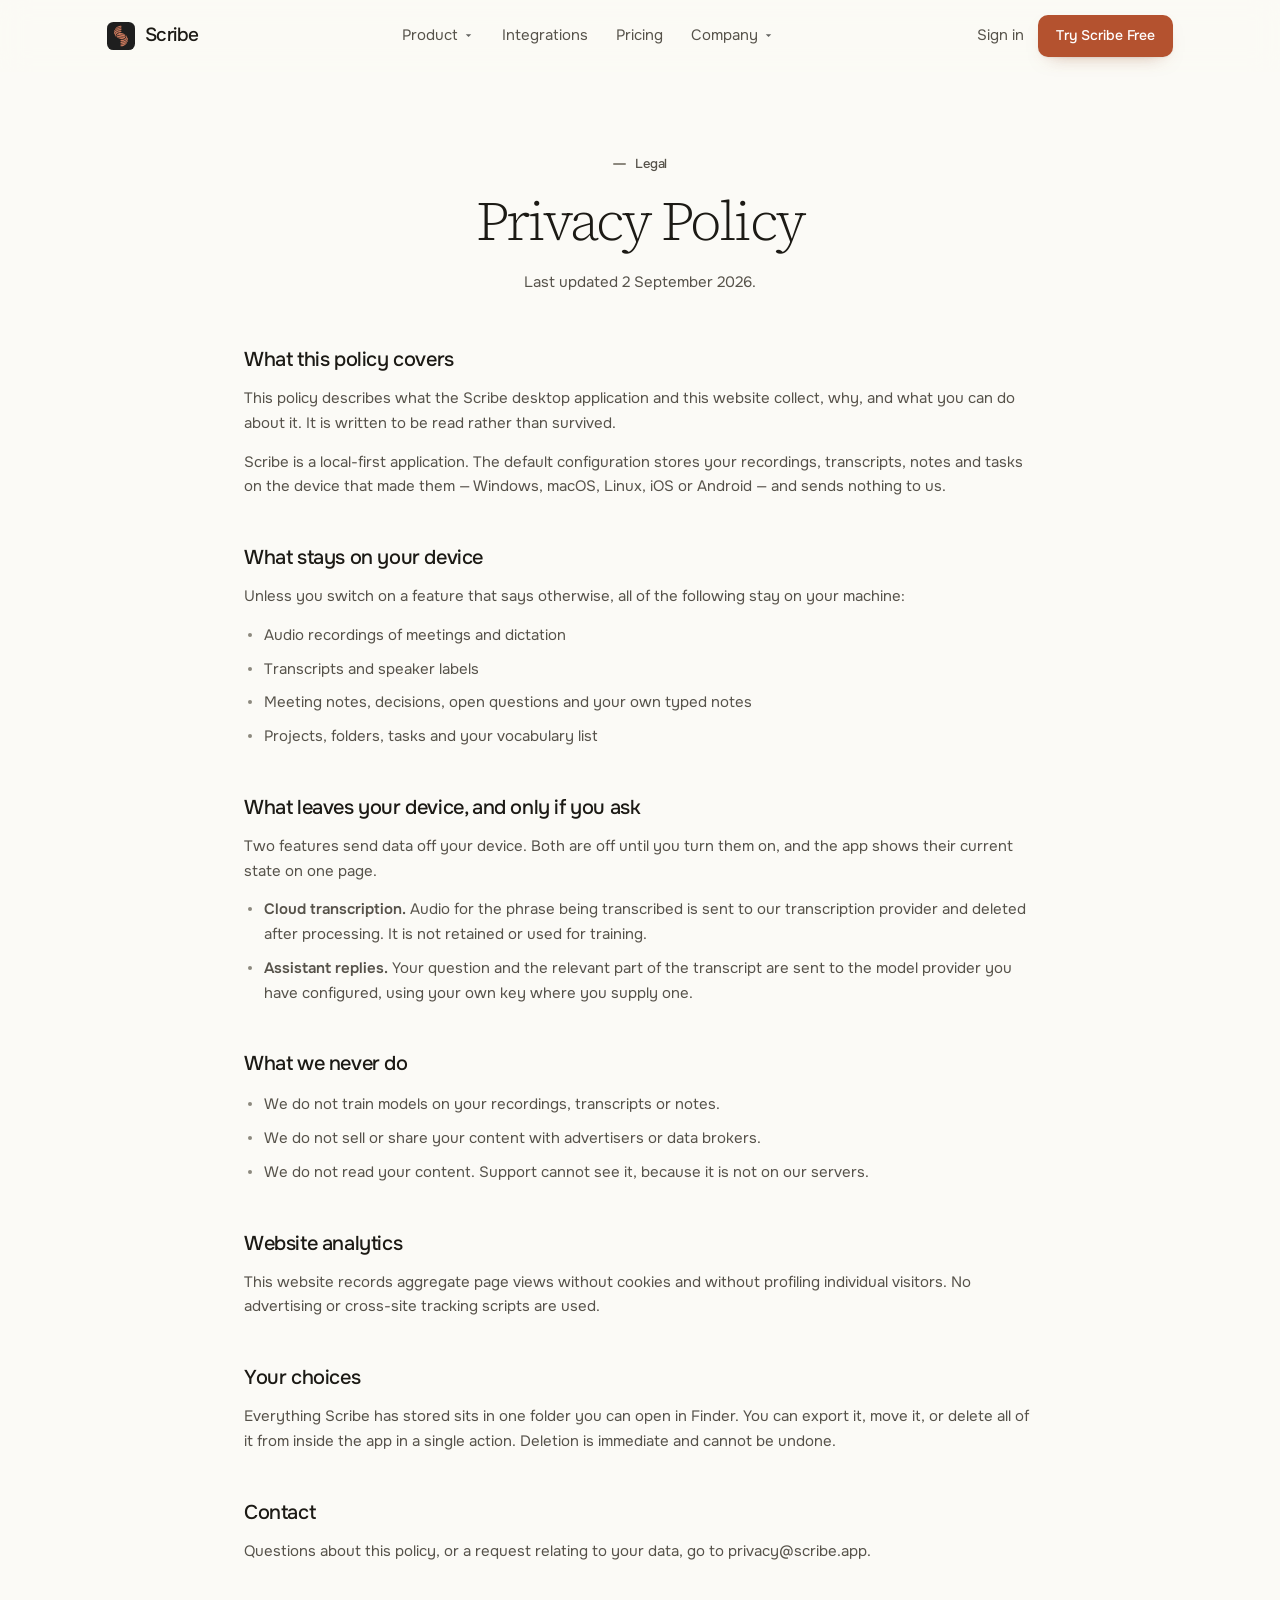
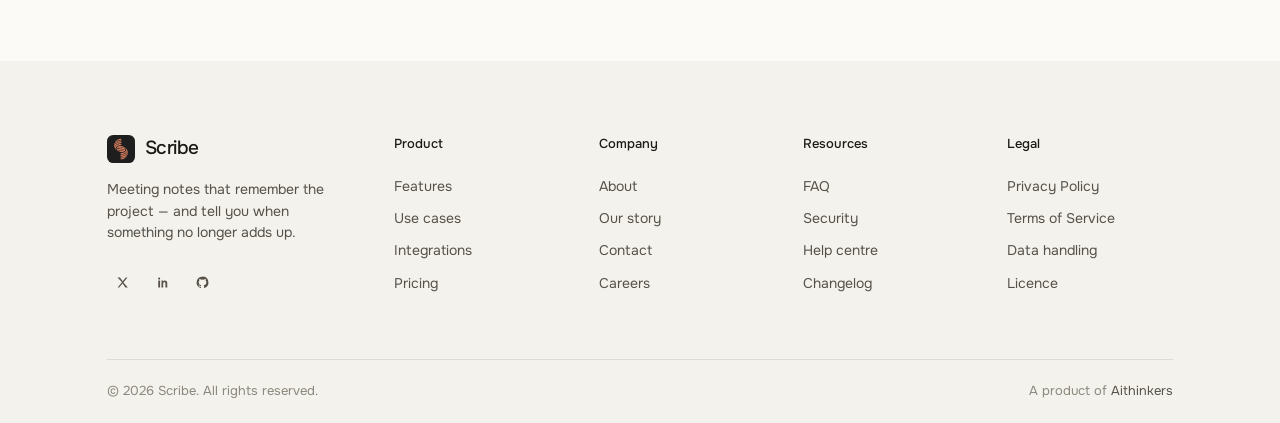
<file: privacy.html>
<!doctype html>
<html lang="en" class="no-js">
<head>
<meta charset="utf-8">
<meta name="viewport" content="width=device-width, initial-scale=1">
<title>Privacy Policy — Scribe</title>
<meta name="description" content="What Scribe collects, what stays on your own device, and the two features that send anything anywhere — both of which are off until you turn them on.">
<meta name="theme-color" content="#FBFAF6">
<meta property="og:type" content="website">
<meta property="og:title" content="Privacy Policy — Scribe">
<meta property="og:description" content="What Scribe collects, what stays on your own device, and the two features that send anything anywhere — both of which are off until you turn them on.">
<link rel="icon" href="assets/img/favicon.svg" type="image/svg+xml">
<link rel="apple-touch-icon" href="assets/img/apple-touch-icon.png">

<!-- Sentient is the display face used by the design. It is loaded from
     Fontshare; if it cannot be reached, the self-hosted Source Serif 4 in
     base.css takes over with matched metrics, so nothing reflows. -->
<link rel="preconnect" href="https://api.fontshare.com" crossorigin>
<link rel="stylesheet" href="https://api.fontshare.com/v2/css?f%5B%5D=sentient@300,400,500&amp;display=swap">

<link rel="preload" href="assets/fonts/onest-400.woff2" as="font" type="font/woff2" crossorigin>
<link rel="preload" href="assets/fonts/source-serif-300.woff2" as="font" type="font/woff2" crossorigin>

<link rel="stylesheet" href="assets/css/base.css">
<link rel="stylesheet" href="assets/css/components.css">
<link rel="stylesheet" href="assets/css/sections.css">
<link rel="stylesheet" href="assets/css/responsive.css">
<script>document.documentElement.classList.remove('no-js');</script>
</head>
<body>
<svg class="sr-only" aria-hidden="true" focusable="false" xmlns="http://www.w3.org/2000/svg"><defs>
<symbol id="i-logo" viewBox="0 0 1024 1024"><rect width="1024" height="1024" rx="230" fill="#1E1E1E"/><path d="M 483.8 138.2 c -72.8 13.1 -145.6 55.8 -188.6 109.8 -12.2 15.6 -9.7 15.4 17.6 -2.3 49.8 -32.4 109.5 -55.5 163.0 -62.6 59.2 -8.0 54.6 -5.7 55.5 -25.3 1.4 -25.3 -4.0 -27.6 -47.5 -19.6 z M 465.4 200.8 c -107.2 19.6 -206.2 88.2 -211.3 146.5 -2.0 20.8 -1.4 20.8 15.1 -0.6 41.8 -54.3 137.1 -98.7 230.1 -106.7 32.1 -2.8 33.3 -3.4 32.1 -24.7 -0.9 -19.9 -17.1 -23.6 -66.0 -14.5 z M 470.8 260.3 c -142.2 25.9 -240.9 114.6 -209.1 188.6 7.4 17.1 10.0 17.1 12.5 -1.1 9.1 -68.3 96.4 -128.3 209.4 -144.8 49.5 -7.1 46.6 -5.7 47.8 -25.3 1.1 -23.3 -10.5 -26.7 -60.6 -17.4 z M 467.9 322.8 c -149.0 31.0 -221.6 130.0 -153.3 208.5 11.4 13.1 13.9 11.1 8.0 -6.5 -25.0 -73.4 54.3 -147.6 175.2 -163.6 32.4 -4.3 34.1 -5.7 34.1 -22.8 0.0 -25.0 -9.1 -27.3 -64.0 -15.6 z M 422.4 397.9 c -46.4 21.6 -8.2 40.1 105.2 50.3 35.8 3.1 81.9 11.9 111.8 21.3 31.3 10.0 36.1 9.7 27.3 -2.6 -19.6 -26.7 -83.1 -53.5 -149.6 -63.1 -21.3 -3.1 -45.5 -7.1 -53.8 -8.5 -20.8 -4.0 -27.9 -3.4 -41.0 2.6 z M 359.3 442.6 c -25.9 27.6 35.8 49.5 189.4 66.6 31.3 3.4 65.1 11.7 99.0 23.9 25.3 9.1 27.9 9.1 36.4 0.6 27.3 -27.6 -56.0 -62.0 -175.8 -72.8 -40.1 -3.4 -64.3 -8.2 -99.0 -19.9 -33.8 -11.1 -38.1 -10.8 -50.1 1.7 z M 340.2 490.1 c -27.6 27.6 56.0 62.3 175.5 73.1 40.1 3.4 64.3 8.2 99.0 19.9 33.8 11.1 38.1 10.8 50.1 -1.7 25.9 -27.6 -35.8 -49.5 -189.4 -66.6 -31.3 -3.4 -65.1 -11.7 -99.0 -23.9 -25.3 -9.1 -27.9 -9.1 -36.1 -0.9 z M 696.9 484.4 c 0.0 0.6 2.0 7.1 4.6 14.5 25.3 73.7 -54.0 147.9 -175.2 163.8 -32.4 4.3 -34.1 5.7 -34.1 22.8 0.0 24.7 7.4 26.7 58.3 17.1 153.6 -29.9 230.7 -134.0 157.3 -212.8 -5.4 -5.4 -10.8 -8.2 -10.8 -5.4 z M 352.7 549.5 c 0.0 22.2 81.1 59.7 151.6 70.3 20.8 3.1 47.5 7.1 59.4 9.1 23.3 3.7 37.5 0.9 53.2 -11.4 21.9 -16.8 -25.3 -33.0 -120.6 -41.8 -35.3 -3.1 -82.5 -11.9 -110.1 -21.0 -29.9 -9.4 -33.6 -10.0 -33.6 -5.1 z M 752.9 563.2 c -0.9 2.3 -2.8 11.4 -4.6 20.2 -13.4 64.9 -99.8 122.3 -207.9 137.7 -49.5 7.1 -46.6 5.7 -47.8 26.2 -1.1 21.3 1.4 22.5 36.1 19.6 145.9 -11.9 270.5 -116.1 232.7 -193.7 -4.6 -9.1 -7.4 -12.8 -8.5 -10.0 z M 755.8 677.0 c -42.7 54.6 -138.0 99.0 -231.0 107.0 -32.1 2.8 -33.3 3.4 -32.1 24.7 0.9 20.5 12.8 23.3 61.7 15.1 110.4 -19.1 210.2 -87.3 215.6 -147.3 2.0 -20.5 2.0 -20.5 -14.2 0.6 z M 711.1 778.2 c -50.3 33.0 -108.7 55.5 -163.6 62.6 -58.9 8.0 -54.0 5.7 -54.9 26.2 -2.6 53.8 145.6 4.3 219.9 -74.0 33.6 -35.3 33.3 -37.5 -1.4 -14.8 z" fill="#D17D61"/></symbol>
<symbol id="i-arrow-right" viewBox="0 0 24 24"><path d="M4 12h15"/><path d="m13 6 6 6-6 6"/></symbol>
<symbol id="i-arrow-up-right" viewBox="0 0 24 24"><path d="M7 17 17 7"/><path d="M8 7h9v9"/></symbol>
<symbol id="i-chevron-down" viewBox="0 0 24 24"><path d="m6 9 6 6 6-6"/></symbol>
<symbol id="i-check" viewBox="0 0 24 24"><path d="m4 12.5 5 5L20 6.5"/></symbol>
<symbol id="i-check-circle" viewBox="0 0 24 24"><circle cx="12" cy="12" r="9"/><path d="m8 12 2.6 2.6L16 9"/></symbol>
<symbol id="i-check-square" viewBox="0 0 24 24"><rect x="3.5" y="3.5" width="17" height="17" rx="4"/><path d="m8 12 2.6 2.6L16 9.2"/></symbol>
<symbol id="i-search" viewBox="0 0 24 24"><circle cx="10.5" cy="10.5" r="6.5"/><path d="m15.4 15.4 4.6 4.6"/></symbol>
<symbol id="i-mic" viewBox="0 0 24 24"><rect x="9" y="2.5" width="6" height="11" rx="3"/><path d="M5 11a7 7 0 0 0 14 0"/><path d="M12 18v3.5"/></symbol>
<symbol id="i-folder" viewBox="0 0 24 24"><path d="M3 7a2.5 2.5 0 0 1 2.5-2.5h3.2l2 2.5h7.8A2.5 2.5 0 0 1 21 9.5v7A2.5 2.5 0 0 1 18.5 19h-13A2.5 2.5 0 0 1 3 16.5Z"/></symbol>
<symbol id="i-layers" viewBox="0 0 24 24"><path d="m12 3 9 5-9 5-9-5Z"/><path d="m3.5 12.5 8.5 4.7 8.5-4.7"/><path d="m3.5 16.8 8.5 4.7 8.5-4.7"/></symbol>
<symbol id="i-target" viewBox="0 0 24 24"><path d="M12 3.2 19 7.1"/><path d="M12 3.2a8.8 8.8 0 1 1-8.4 6.1"/><path d="M12 7.6a4.4 4.4 0 1 1-4.1 2.8"/><circle cx="12" cy="12" r="1.5" fill="currentColor" stroke="none"/></symbol>
<symbol id="i-scale" viewBox="0 0 24 24"><path d="M3 8h6"/><path d="M6.5 5 9.5 8l-3 3"/><path d="M21 16h-6"/><path d="M17.5 13 14.5 16l3 3"/><path d="M12 3v4"/><path d="M12 17v4"/></symbol>
<symbol id="i-clipboard" viewBox="0 0 24 24"><rect x="8" y="2.5" width="8" height="4" rx="1.8"/><path d="M8 4.5H6A2 2 0 0 0 4 6.5v13a2 2 0 0 0 2 2h12a2 2 0 0 0 2-2v-13a2 2 0 0 0-2-2h-2"/><path d="M8.5 11.5h7M8.5 15.5h4.5"/></symbol>
<symbol id="i-shield" viewBox="0 0 24 24"><path d="m12 2.8 8 3v6c0 4.8-3.4 8.1-8 9.4-4.6-1.3-8-4.6-8-9.4v-6Z"/><path d="m8.6 11.8 2.4 2.4 4.4-4.8"/></symbol>
<symbol id="i-lock" viewBox="0 0 24 24"><rect x="4.5" y="10" width="15" height="11" rx="3"/><path d="M8 10V7.5a4 4 0 0 1 8 0V10"/></symbol>
<symbol id="i-cloud-off" viewBox="0 0 24 24"><path d="M6.5 19a4.5 4.5 0 0 1-.4-9A6.3 6.3 0 0 1 15 7.4"/><path d="M17.3 10.2A3.8 3.8 0 0 1 17.8 19H10"/><path d="M3.5 3.5 20.5 20.5"/></symbol>
<symbol id="i-trash" viewBox="0 0 24 24"><path d="M4 6.5h16"/><path d="M9.5 6.5V5a1.6 1.6 0 0 1 1.6-1.6h1.8A1.6 1.6 0 0 1 14.5 5v1.5"/><path d="m6.5 6.5.9 12.6A1.9 1.9 0 0 0 9.3 21h5.4a1.9 1.9 0 0 0 1.9-1.9l.9-12.6"/></symbol>
<symbol id="i-zap" viewBox="0 0 24 24"><path d="M13.4 2.5 4.5 13.6h6.2L10 21.5l9-11.1h-6.3Z"/></symbol>
<symbol id="i-sparkle" viewBox="0 0 24 24"><path d="m9.8 3 2 5.2 5.2 2-5.2 2-2 5.2-2-5.2-5.2-2 5.2-2Z"/><path d="m17.8 14.2.9 2.4 2.4.9-2.4.9-.9 2.4-.9-2.4-2.4-.9 2.4-.9Z"/></symbol>
<symbol id="i-users" viewBox="0 0 24 24"><circle cx="9.5" cy="8" r="3.6"/><path d="M3 20a6.5 6.5 0 0 1 13 0"/><path d="M16.5 4.9a3.6 3.6 0 0 1 0 6.9"/><path d="M18.3 19.9a5.2 5.2 0 0 0-2.1-4.1"/></symbol>
<symbol id="i-calendar" viewBox="0 0 24 24"><rect x="3.5" y="5" width="17" height="15.5" rx="3"/><path d="M3.5 9.8h17M8.5 2.8v4M15.5 2.8v4"/></symbol>
<symbol id="i-clock" viewBox="0 0 24 24"><circle cx="12" cy="12" r="8.8"/><path d="M12 6.8V12l3.5 2.3"/></symbol>
<symbol id="i-bar-chart" viewBox="0 0 24 24"><path d="M4 20v-6M12 20V5M20 20v-9"/></symbol>
<symbol id="i-keyboard" viewBox="0 0 24 24"><rect x="2.5" y="6" width="19" height="12" rx="2.6"/><path d="M6.5 9.8h.01M10 9.8h.01M13.5 9.8h.01M17 9.8h.01M7.5 14.2h9"/></symbol>
<symbol id="i-x" viewBox="0 0 24 24"><path d="M6 6 18 18M18 6 6 18"/></symbol>
<symbol id="i-plus" viewBox="0 0 24 24"><path d="M12 5v14M5 12h14"/></symbol>
<symbol id="i-play" viewBox="0 0 24 24"><path d="M8 5.2 18.5 12 8 18.8Z"/></symbol>
<symbol id="i-alert" viewBox="0 0 24 24"><circle cx="12" cy="12" r="8.8"/><path d="M12 7.4v5.2"/><circle cx="12" cy="16.4" r=".9" fill="currentColor" stroke="none"/></symbol>
<symbol id="i-link" viewBox="0 0 24 24"><path d="M10 14a3.8 3.8 0 0 0 5.7.4l3-3a4 4 0 0 0-5.7-5.7l-1.6 1.6"/><path d="M14 10a3.8 3.8 0 0 0-5.7-.4l-3 3a4 4 0 0 0 5.7 5.7l1.6-1.6"/></symbol>
<symbol id="i-book" viewBox="0 0 24 24"><path d="M4 5.2A2 2 0 0 1 6 3.2h12a2 2 0 0 1 2 2v13.6a2 2 0 0 1-2 2H6a2 2 0 0 1-2-2Z"/><path d="M8 7.8h8M8 12h8M8 16.2h4.6"/></symbol>
<symbol id="i-download" viewBox="0 0 24 24"><path d="M12 3.5v11"/><path d="m7.6 10.4 4.4 4.4 4.4-4.4"/><path d="M4 20h16"/></symbol>
<symbol id="i-laptop" viewBox="0 0 24 24"><rect x="4" y="4.5" width="16" height="11.5" rx="2.2"/><path d="M2.2 19h19.6"/></symbol>
<symbol id="i-window" viewBox="0 0 24 24"><rect x="3.5" y="3.5" width="17" height="17" rx="2.8"/><path d="M12 3.5v17M3.5 12h17"/></symbol>
<symbol id="i-terminal" viewBox="0 0 24 24"><rect x="2.8" y="4" width="18.4" height="16" rx="2.8"/><path d="m7 10.2 2.7 2.3L7 14.8"/><path d="M12.6 15.2h4.4"/></symbol>
<symbol id="i-phone" viewBox="0 0 24 24"><rect x="6.5" y="2.5" width="11" height="19" rx="3"/><path d="M10.5 5.4h3"/></symbol>
<symbol id="i-tablet" viewBox="0 0 24 24"><rect x="5.2" y="2.5" width="13.6" height="19" rx="2.8"/><circle cx="12" cy="18.2" r="1.2"/></symbol>
<symbol id="i-monitor" viewBox="0 0 24 24"><rect x="2.8" y="4" width="18.4" height="13" rx="2.6"/><path d="M8.5 21h7M12 17v4"/></symbol>
<symbol id="i-video" viewBox="0 0 24 24"><rect x="2.8" y="6" width="12.5" height="12" rx="2.8"/><path d="m15.3 11.2 5.9-3.4v8.4l-5.9-3.4Z"/></symbol>
<symbol id="i-chat" viewBox="0 0 24 24"><path d="M20.5 12.4a7.9 7.9 0 0 1-8.5 7.9 9 9 0 0 1-2.6-.4L4 21.5l1.6-4.6a7.6 7.6 0 0 1-1.1-4 7.9 7.9 0 0 1 8.4-7.4 8 8 0 0 1 7.6 6.9Z"/></symbol>
<symbol id="i-doc" viewBox="0 0 24 24"><path d="M14 3H7a2.4 2.4 0 0 0-2.4 2.4v13.2A2.4 2.4 0 0 0 7 21h10a2.4 2.4 0 0 0 2.4-2.4V8.4Z"/><path d="M14 3v5.4h5.4"/><path d="M8.4 13h7M8.4 16.6h4.6"/></symbol>
<symbol id="i-mail" viewBox="0 0 24 24"><rect x="3" y="5" width="18" height="14" rx="2.8"/><path d="m3.8 7.2 7.1 5a2 2 0 0 0 2.2 0l7.1-5"/></symbol>
<symbol id="i-cpu" viewBox="0 0 24 24"><rect x="7" y="7" width="10" height="10" rx="2.4"/><path d="M10 2.5v4M14 2.5v4M10 17.5v4M14 17.5v4M2.5 10h4M2.5 14h4M17.5 10h4M17.5 14h4"/></symbol>
<symbol id="i-eye" viewBox="0 0 24 24"><path d="M2 12s3.8-6.6 10-6.6S22 12 22 12s-3.8 6.6-10 6.6S2 12 2 12Z"/><circle cx="12" cy="12" r="3"/></symbol>
<symbol id="i-globe" viewBox="0 0 24 24"><circle cx="12" cy="12" r="8.8"/><path d="M3.4 12h17.2"/><path d="M12 3.2a13.5 13.5 0 0 1 0 17.6 13.5 13.5 0 0 1 0-17.6Z"/></symbol>
<symbol id="i-x-social" viewBox="0 0 24 24"><path d="M4 4h3.9l4.4 6 5-6H20l-6.6 7.9L20.6 20h-3.9l-4.7-6.4L6.6 20H4.2l7-8.4Z" fill="currentColor" stroke="none"/></symbol>
<symbol id="i-linkedin" viewBox="0 0 24 24"><path d="M5.2 8.6h2.9V20H5.2Zm1.4-4.6a1.7 1.7 0 1 1 0 3.4 1.7 1.7 0 0 1 0-3.4ZM10.4 8.6h2.8v1.6a3.1 3.1 0 0 1 2.8-1.5c2.5 0 3.6 1.6 3.6 4.1V20h-2.9v-6c0-1.5-.5-2.3-1.7-2.3s-1.9.8-1.9 2.3v6h-2.8Z" fill="currentColor" stroke="none"/></symbol>
<symbol id="i-github" viewBox="0 0 24 24"><path d="M12 2.6a9.4 9.4 0 0 0-3 18.3c.5.1.6-.2.6-.5v-1.7c-2.6.6-3.2-1.2-3.2-1.2-.4-1.1-1-1.4-1-1.4-.9-.6 0-.6 0-.6a2 2 0 0 1 1.5 1 2.1 2.1 0 0 0 2.8.8 2 2 0 0 1 .6-1.3c-2.1-.2-4.3-1-4.3-4.6a3.6 3.6 0 0 1 1-2.5 3.4 3.4 0 0 1 .1-2.5s.8-.2 2.6 1a9 9 0 0 1 4.7 0c1.8-1.2 2.6-1 2.6-1a3.4 3.4 0 0 1 .1 2.5 3.6 3.6 0 0 1 1 2.5c0 3.6-2.2 4.4-4.3 4.6a2.3 2.3 0 0 1 .7 1.8v2.6c0 .3.1.6.6.5A9.4 9.4 0 0 0 12 2.6Z" fill="currentColor" stroke="none"/></symbol>
<symbol id="i-instagram" viewBox="0 0 24 24"><rect x="3.4" y="3.4" width="17.2" height="17.2" rx="5"/><circle cx="12" cy="12" r="4"/><circle cx="17" cy="7" r="1.1" fill="currentColor" stroke="none"/></symbol>
<symbol id="mark-1" viewBox="0 0 24 24"><path d="M12 3 21 20H3Z"/><path d="M8.8 14.2h6.4"/></symbol>
<symbol id="mark-2" viewBox="0 0 24 24"><circle cx="12" cy="12" r="8.6"/><path d="M12 3.4v17.2M3.4 12h17.2"/></symbol>
<symbol id="mark-3" viewBox="0 0 24 24"><rect x="3.6" y="3.6" width="16.8" height="16.8" rx="5"/><path d="M12 8v8M8 12h8"/></symbol>
<symbol id="mark-4" viewBox="0 0 24 24"><path d="m12 2.6 9.4 9.4-9.4 9.4L2.6 12Z"/><circle cx="12" cy="12" r="2.6"/></symbol>
<symbol id="mark-5" viewBox="0 0 24 24"><path d="M4 19V7.5L12 3l8 4.5V19"/><path d="M4 19h16M9.5 19v-5.5h5V19"/></symbol>
<symbol id="mark-6" viewBox="0 0 24 24"><path d="M2.8 14.4c2.4-3.6 4.3-3.6 6.6 0s4.2 3.6 6.6 0 4.2-3.6 5.2-1.8"/><path d="M2.8 9c2.4-3.6 4.3-3.6 6.6 0"/></symbol>
<symbol id="mark-7" viewBox="0 0 24 24"><path d="m12 2.8 2.7 6.5 6.5 2.7-6.5 2.7-2.7 6.5-2.7-6.5L2.8 12l6.5-2.7Z"/></symbol>
<symbol id="mark-8" viewBox="0 0 24 24"><path d="M5 20V6a3 3 0 0 1 3-3h8a3 3 0 0 1 3 3v14"/><path d="M5 12h14M9.5 20v-4.5h5V20"/></symbol>
</defs></svg>

<a class="skip-link" href="#main">Skip to content</a>

<header class="nav">
  <div class="wrap nav__inner">
    <a class="brand" href="index.html" aria-label="Scribe — home">
      <span class="brand__mark"><svg class="icon" aria-hidden="true"><use href="#i-logo"></use></svg></span>
      Scribe
    </a>

    <nav class="nav__links" aria-label="Primary">
      <div class="nav__item">
        <a class="nav__link" href="features.html">
          Product <svg class="chev" aria-hidden="true"><use href="#i-chevron-down"></use></svg>
        </a>
        <div class="nav__menu">
          <a href="features.html">Features<span>Project memory, notes, dictation</span></a>
          <a href="index.html#use-cases">Use cases<span>How teams run it day to day</span></a>
          <a href="index.html#security">Security<span>What stays on your device</span></a>
        </div>
      </div>
      <a class="nav__link" href="integrations.html">Integrations</a>
      <a class="nav__link" href="pricing.html">Pricing</a>
      <div class="nav__item">
        <a class="nav__link" href="about.html">
          Company <svg class="chev" aria-hidden="true"><use href="#i-chevron-down"></use></svg>
        </a>
        <div class="nav__menu">
          <a href="about.html">About<span>Why we built Scribe</span></a>
          <a href="contact.html">Contact<span>Talk to a person</span></a>
          <a href="privacy.html">Privacy Policy</a>
          <a href="terms.html">Terms of Service</a>
        </div>
      </div>
    </nav>

    <div class="nav__actions">
      <a class="nav__signin" href="contact.html">Sign in</a>
      <a class="btn btn--primary" href="pricing.html">Try Scribe Free</a>
      <button class="nav__toggle" type="button" aria-label="Menu" aria-expanded="false" aria-controls="mobile-menu">
        <span class="bar"></span><span class="bar"></span><span class="bar"></span>
      </button>
    </div>
  </div>
</header>

<div class="mobile-menu" id="mobile-menu">
  <a href="features.html">Features</a>
  <a href="index.html#use-cases">Use cases</a>
  <a href="integrations.html">Integrations</a>
  <a href="pricing.html">Pricing</a>
  <a href="about.html">About</a>
  <a href="contact.html">Contact</a>
  <a class="btn btn--primary btn--lg btn--block" href="pricing.html">Try Scribe Free</a>
</div>

<main id="main">
<section class="page-hero">
  <div class="wrap">
    <span class="eyebrow is-centred" data-reveal>Legal</span>
    <h1 class="h1" data-split data-split-step="44">Privacy Policy</h1>
    <p class="lead" data-reveal data-reveal-delay="150">Last updated 2 September 2026.</p>
  </div>
</section>

<section class="section section--flush-top">
  <div class="wrap">
    <div class="prose" style="margin-inline:auto" data-reveal>
      <h2>What this policy covers</h2>
      <p>This policy describes what the Scribe desktop application and this website collect, why, and what you can do about it. It is written to be read rather than survived.</p>
      <p>Scribe is a local-first application. The default configuration stores your recordings, transcripts, notes and tasks on the device that made them — Windows, macOS, Linux, iOS or Android — and sends nothing to us.</p>
      <h2>What stays on your device</h2>
      <p>Unless you switch on a feature that says otherwise, all of the following stay on your machine:</p>
      <ul><li>Audio recordings of meetings and dictation</li><li>Transcripts and speaker labels</li><li>Meeting notes, decisions, open questions and your own typed notes</li><li>Projects, folders, tasks and your vocabulary list</li></ul>
      <h2 id="data">What leaves your device, and only if you ask</h2>
      <p>Two features send data off your device. Both are off until you turn them on, and the app shows their current state on one page.</p>
      <ul><li><b>Cloud transcription.</b> Audio for the phrase being transcribed is sent to our transcription provider and deleted after processing. It is not retained or used for training.</li><li><b>Assistant replies.</b> Your question and the relevant part of the transcript are sent to the model provider you have configured, using your own key where you supply one.</li></ul>
      <h2>What we never do</h2>
      <ul><li>We do not train models on your recordings, transcripts or notes.</li><li>We do not sell or share your content with advertisers or data brokers.</li><li>We do not read your content. Support cannot see it, because it is not on our servers.</li></ul>
      <h2>Website analytics</h2>
      <p>This website records aggregate page views without cookies and without profiling individual visitors. No advertising or cross-site tracking scripts are used.</p>
      <h2>Your choices</h2>
      <p>Everything Scribe has stored sits in one folder you can open in Finder. You can export it, move it, or delete all of it from inside the app in a single action. Deletion is immediate and cannot be undone.</p>
      <h2>Contact</h2>
      <p>Questions about this policy, or a request relating to your data, go to <a href="mailto:privacy@scribe.app">privacy@scribe.app</a>.</p>
    </div>
  </div>
</section>
</main>

<footer class="footer">
  <div class="wrap">
    <div class="footer__top">
      <div class="footer__brand">
        <a class="brand" href="index.html">
          <span class="brand__mark"><svg class="icon" aria-hidden="true"><use href="#i-logo"></use></svg></span>
          Scribe
        </a>
        <p class="footer__blurb">Meeting notes that remember the project — and tell you when something no longer adds up.</p>
        <div class="footer__social">
          <a href="#" aria-label="Scribe on X"><svg aria-hidden="true"><use href="#i-x-social"></use></svg></a>
          <a href="#" aria-label="Scribe on LinkedIn"><svg aria-hidden="true"><use href="#i-linkedin"></use></svg></a>
          <a href="#" aria-label="Scribe on GitHub"><svg aria-hidden="true"><use href="#i-github"></use></svg></a>
        </div>
      </div>

      <div class="footer__col">
        <h4>Product</h4>
        <a href="features.html">Features</a>
        <a href="index.html#use-cases">Use cases</a>
        <a href="integrations.html">Integrations</a>
        <a href="pricing.html">Pricing</a>
      </div>

      <div class="footer__col">
        <h4>Company</h4>
        <a href="about.html">About</a>
        <a href="about.html#story">Our story</a>
        <a href="contact.html">Contact</a>
        <a href="contact.html">Careers</a>
      </div>

      <div class="footer__col">
        <h4>Resources</h4>
        <a href="index.html#faq">FAQ</a>
        <a href="index.html#security">Security</a>
        <a href="contact.html">Help centre</a>
        <a href="contact.html">Changelog</a>
      </div>

      <div class="footer__col">
        <h4>Legal</h4>
        <a href="privacy.html">Privacy Policy</a>
        <a href="terms.html">Terms of Service</a>
        <a href="privacy.html#data">Data handling</a>
        <a href="terms.html#licence">Licence</a>
      </div>
    </div>

    <div class="footer__bottom">
      <span>&copy; <span data-year>2026</span> Scribe. All rights reserved.</span>
      <span>A product of <a href="https://aithinkers.com">Aithinkers</a></span>
    </div>
  </div>
</footer>

<script src="assets/js/data.js"></script>
<script src="assets/js/main.js"></script>
<script src="assets/js/reveal.js"></script>
<script src="assets/js/stack.js"></script>
<script src="assets/js/context-scene.js"></script>
<script src="assets/js/download.js"></script>
<script src="assets/js/ui.js"></script>
</body>
</html>
</file>
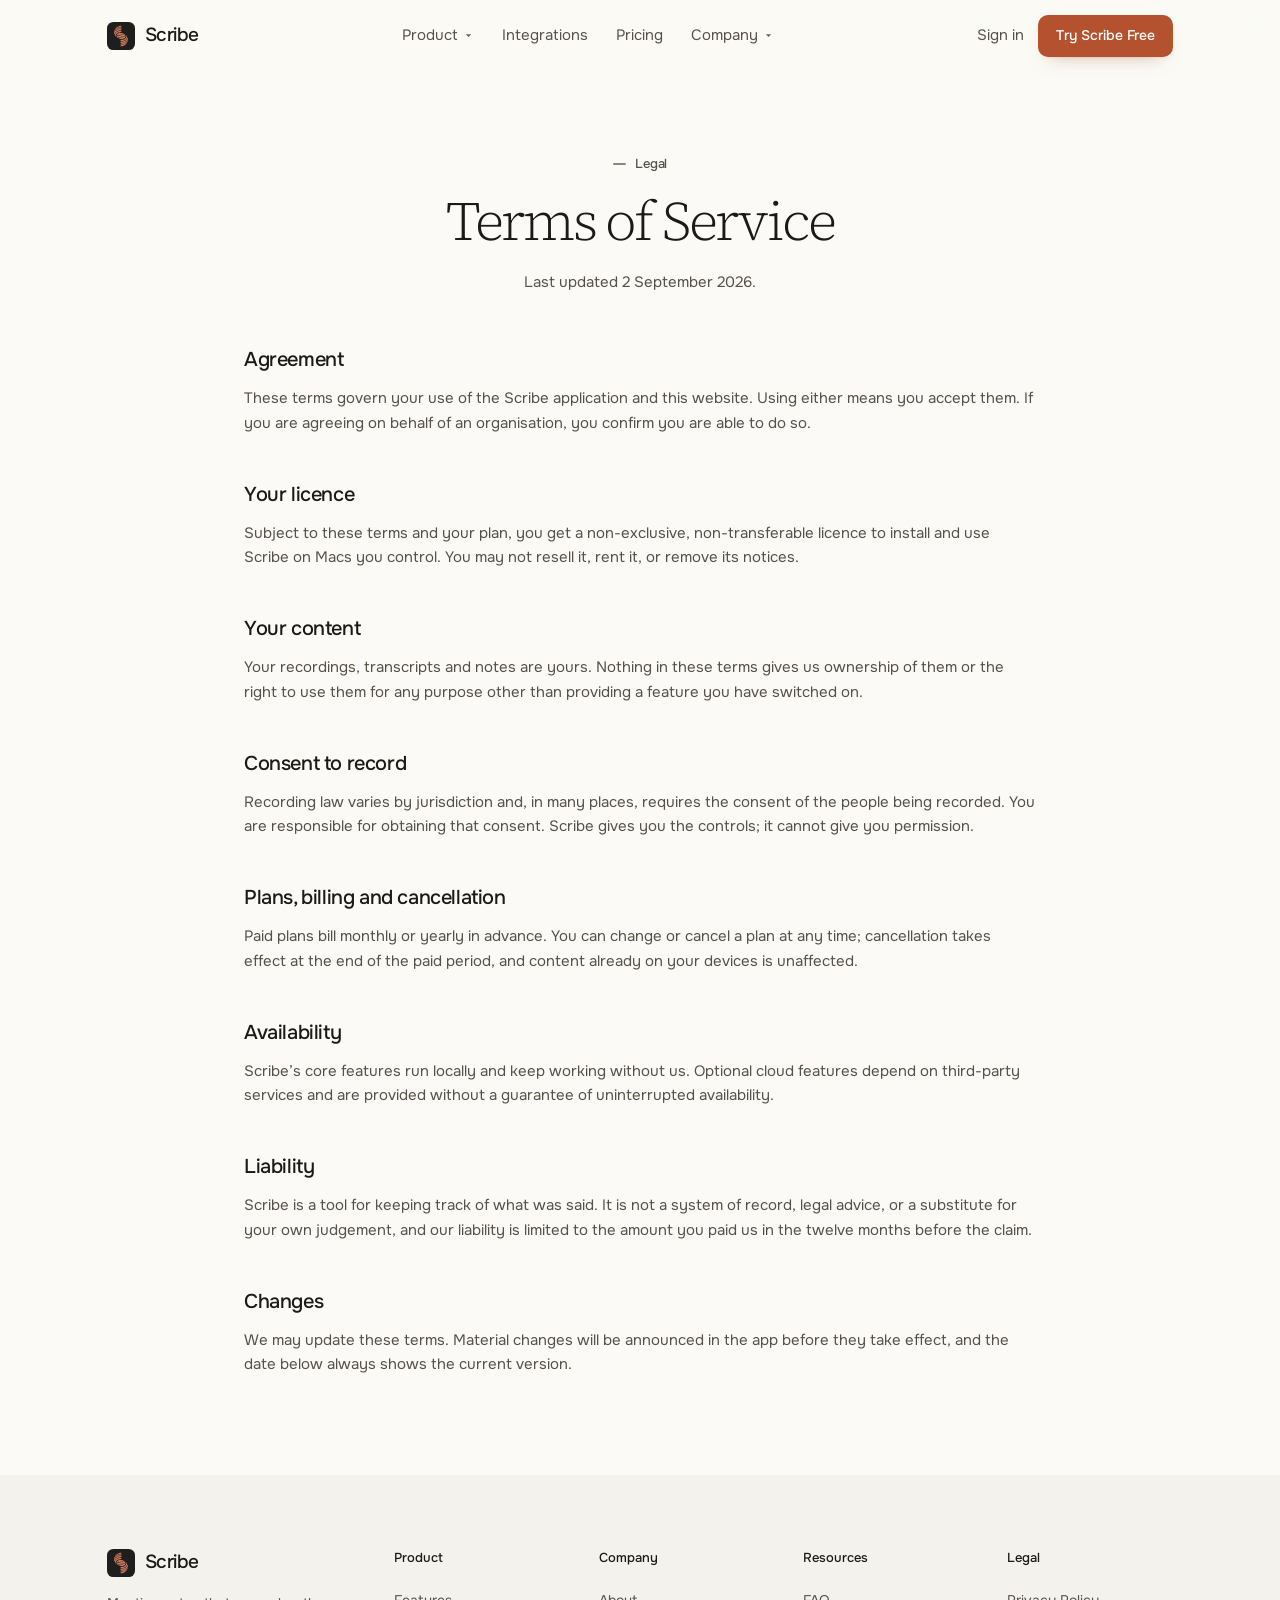
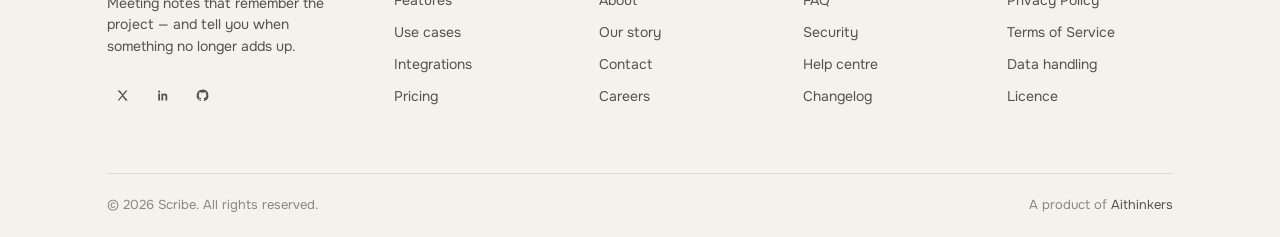
<file: terms.html>
<!doctype html>
<html lang="en" class="no-js">
<head>
<meta charset="utf-8">
<meta name="viewport" content="width=device-width, initial-scale=1">
<title>Terms of Service — Scribe</title>
<meta name="description" content="The terms that govern use of the Scribe application and this website.">
<meta name="theme-color" content="#FBFAF6">
<meta property="og:type" content="website">
<meta property="og:title" content="Terms of Service — Scribe">
<meta property="og:description" content="The terms that govern use of the Scribe application and this website.">
<link rel="icon" href="assets/img/favicon.svg" type="image/svg+xml">
<link rel="apple-touch-icon" href="assets/img/apple-touch-icon.png">

<!-- Sentient is the display face used by the design. It is loaded from
     Fontshare; if it cannot be reached, the self-hosted Source Serif 4 in
     base.css takes over with matched metrics, so nothing reflows. -->
<link rel="preconnect" href="https://api.fontshare.com" crossorigin>
<link rel="stylesheet" href="https://api.fontshare.com/v2/css?f%5B%5D=sentient@300,400,500&amp;display=swap">

<link rel="preload" href="assets/fonts/onest-400.woff2" as="font" type="font/woff2" crossorigin>
<link rel="preload" href="assets/fonts/source-serif-300.woff2" as="font" type="font/woff2" crossorigin>

<link rel="stylesheet" href="assets/css/base.css">
<link rel="stylesheet" href="assets/css/components.css">
<link rel="stylesheet" href="assets/css/sections.css">
<link rel="stylesheet" href="assets/css/responsive.css">
<script>document.documentElement.classList.remove('no-js');</script>
</head>
<body>
<svg class="sr-only" aria-hidden="true" focusable="false" xmlns="http://www.w3.org/2000/svg"><defs>
<symbol id="i-logo" viewBox="0 0 1024 1024"><rect width="1024" height="1024" rx="230" fill="#1E1E1E"/><path d="M 483.8 138.2 c -72.8 13.1 -145.6 55.8 -188.6 109.8 -12.2 15.6 -9.7 15.4 17.6 -2.3 49.8 -32.4 109.5 -55.5 163.0 -62.6 59.2 -8.0 54.6 -5.7 55.5 -25.3 1.4 -25.3 -4.0 -27.6 -47.5 -19.6 z M 465.4 200.8 c -107.2 19.6 -206.2 88.2 -211.3 146.5 -2.0 20.8 -1.4 20.8 15.1 -0.6 41.8 -54.3 137.1 -98.7 230.1 -106.7 32.1 -2.8 33.3 -3.4 32.1 -24.7 -0.9 -19.9 -17.1 -23.6 -66.0 -14.5 z M 470.8 260.3 c -142.2 25.9 -240.9 114.6 -209.1 188.6 7.4 17.1 10.0 17.1 12.5 -1.1 9.1 -68.3 96.4 -128.3 209.4 -144.8 49.5 -7.1 46.6 -5.7 47.8 -25.3 1.1 -23.3 -10.5 -26.7 -60.6 -17.4 z M 467.9 322.8 c -149.0 31.0 -221.6 130.0 -153.3 208.5 11.4 13.1 13.9 11.1 8.0 -6.5 -25.0 -73.4 54.3 -147.6 175.2 -163.6 32.4 -4.3 34.1 -5.7 34.1 -22.8 0.0 -25.0 -9.1 -27.3 -64.0 -15.6 z M 422.4 397.9 c -46.4 21.6 -8.2 40.1 105.2 50.3 35.8 3.1 81.9 11.9 111.8 21.3 31.3 10.0 36.1 9.7 27.3 -2.6 -19.6 -26.7 -83.1 -53.5 -149.6 -63.1 -21.3 -3.1 -45.5 -7.1 -53.8 -8.5 -20.8 -4.0 -27.9 -3.4 -41.0 2.6 z M 359.3 442.6 c -25.9 27.6 35.8 49.5 189.4 66.6 31.3 3.4 65.1 11.7 99.0 23.9 25.3 9.1 27.9 9.1 36.4 0.6 27.3 -27.6 -56.0 -62.0 -175.8 -72.8 -40.1 -3.4 -64.3 -8.2 -99.0 -19.9 -33.8 -11.1 -38.1 -10.8 -50.1 1.7 z M 340.2 490.1 c -27.6 27.6 56.0 62.3 175.5 73.1 40.1 3.4 64.3 8.2 99.0 19.9 33.8 11.1 38.1 10.8 50.1 -1.7 25.9 -27.6 -35.8 -49.5 -189.4 -66.6 -31.3 -3.4 -65.1 -11.7 -99.0 -23.9 -25.3 -9.1 -27.9 -9.1 -36.1 -0.9 z M 696.9 484.4 c 0.0 0.6 2.0 7.1 4.6 14.5 25.3 73.7 -54.0 147.9 -175.2 163.8 -32.4 4.3 -34.1 5.7 -34.1 22.8 0.0 24.7 7.4 26.7 58.3 17.1 153.6 -29.9 230.7 -134.0 157.3 -212.8 -5.4 -5.4 -10.8 -8.2 -10.8 -5.4 z M 352.7 549.5 c 0.0 22.2 81.1 59.7 151.6 70.3 20.8 3.1 47.5 7.1 59.4 9.1 23.3 3.7 37.5 0.9 53.2 -11.4 21.9 -16.8 -25.3 -33.0 -120.6 -41.8 -35.3 -3.1 -82.5 -11.9 -110.1 -21.0 -29.9 -9.4 -33.6 -10.0 -33.6 -5.1 z M 752.9 563.2 c -0.9 2.3 -2.8 11.4 -4.6 20.2 -13.4 64.9 -99.8 122.3 -207.9 137.7 -49.5 7.1 -46.6 5.7 -47.8 26.2 -1.1 21.3 1.4 22.5 36.1 19.6 145.9 -11.9 270.5 -116.1 232.7 -193.7 -4.6 -9.1 -7.4 -12.8 -8.5 -10.0 z M 755.8 677.0 c -42.7 54.6 -138.0 99.0 -231.0 107.0 -32.1 2.8 -33.3 3.4 -32.1 24.7 0.9 20.5 12.8 23.3 61.7 15.1 110.4 -19.1 210.2 -87.3 215.6 -147.3 2.0 -20.5 2.0 -20.5 -14.2 0.6 z M 711.1 778.2 c -50.3 33.0 -108.7 55.5 -163.6 62.6 -58.9 8.0 -54.0 5.7 -54.9 26.2 -2.6 53.8 145.6 4.3 219.9 -74.0 33.6 -35.3 33.3 -37.5 -1.4 -14.8 z" fill="#D17D61"/></symbol>
<symbol id="i-arrow-right" viewBox="0 0 24 24"><path d="M4 12h15"/><path d="m13 6 6 6-6 6"/></symbol>
<symbol id="i-arrow-up-right" viewBox="0 0 24 24"><path d="M7 17 17 7"/><path d="M8 7h9v9"/></symbol>
<symbol id="i-chevron-down" viewBox="0 0 24 24"><path d="m6 9 6 6 6-6"/></symbol>
<symbol id="i-check" viewBox="0 0 24 24"><path d="m4 12.5 5 5L20 6.5"/></symbol>
<symbol id="i-check-circle" viewBox="0 0 24 24"><circle cx="12" cy="12" r="9"/><path d="m8 12 2.6 2.6L16 9"/></symbol>
<symbol id="i-check-square" viewBox="0 0 24 24"><rect x="3.5" y="3.5" width="17" height="17" rx="4"/><path d="m8 12 2.6 2.6L16 9.2"/></symbol>
<symbol id="i-search" viewBox="0 0 24 24"><circle cx="10.5" cy="10.5" r="6.5"/><path d="m15.4 15.4 4.6 4.6"/></symbol>
<symbol id="i-mic" viewBox="0 0 24 24"><rect x="9" y="2.5" width="6" height="11" rx="3"/><path d="M5 11a7 7 0 0 0 14 0"/><path d="M12 18v3.5"/></symbol>
<symbol id="i-folder" viewBox="0 0 24 24"><path d="M3 7a2.5 2.5 0 0 1 2.5-2.5h3.2l2 2.5h7.8A2.5 2.5 0 0 1 21 9.5v7A2.5 2.5 0 0 1 18.5 19h-13A2.5 2.5 0 0 1 3 16.5Z"/></symbol>
<symbol id="i-layers" viewBox="0 0 24 24"><path d="m12 3 9 5-9 5-9-5Z"/><path d="m3.5 12.5 8.5 4.7 8.5-4.7"/><path d="m3.5 16.8 8.5 4.7 8.5-4.7"/></symbol>
<symbol id="i-target" viewBox="0 0 24 24"><path d="M12 3.2 19 7.1"/><path d="M12 3.2a8.8 8.8 0 1 1-8.4 6.1"/><path d="M12 7.6a4.4 4.4 0 1 1-4.1 2.8"/><circle cx="12" cy="12" r="1.5" fill="currentColor" stroke="none"/></symbol>
<symbol id="i-scale" viewBox="0 0 24 24"><path d="M3 8h6"/><path d="M6.5 5 9.5 8l-3 3"/><path d="M21 16h-6"/><path d="M17.5 13 14.5 16l3 3"/><path d="M12 3v4"/><path d="M12 17v4"/></symbol>
<symbol id="i-clipboard" viewBox="0 0 24 24"><rect x="8" y="2.5" width="8" height="4" rx="1.8"/><path d="M8 4.5H6A2 2 0 0 0 4 6.5v13a2 2 0 0 0 2 2h12a2 2 0 0 0 2-2v-13a2 2 0 0 0-2-2h-2"/><path d="M8.5 11.5h7M8.5 15.5h4.5"/></symbol>
<symbol id="i-shield" viewBox="0 0 24 24"><path d="m12 2.8 8 3v6c0 4.8-3.4 8.1-8 9.4-4.6-1.3-8-4.6-8-9.4v-6Z"/><path d="m8.6 11.8 2.4 2.4 4.4-4.8"/></symbol>
<symbol id="i-lock" viewBox="0 0 24 24"><rect x="4.5" y="10" width="15" height="11" rx="3"/><path d="M8 10V7.5a4 4 0 0 1 8 0V10"/></symbol>
<symbol id="i-cloud-off" viewBox="0 0 24 24"><path d="M6.5 19a4.5 4.5 0 0 1-.4-9A6.3 6.3 0 0 1 15 7.4"/><path d="M17.3 10.2A3.8 3.8 0 0 1 17.8 19H10"/><path d="M3.5 3.5 20.5 20.5"/></symbol>
<symbol id="i-trash" viewBox="0 0 24 24"><path d="M4 6.5h16"/><path d="M9.5 6.5V5a1.6 1.6 0 0 1 1.6-1.6h1.8A1.6 1.6 0 0 1 14.5 5v1.5"/><path d="m6.5 6.5.9 12.6A1.9 1.9 0 0 0 9.3 21h5.4a1.9 1.9 0 0 0 1.9-1.9l.9-12.6"/></symbol>
<symbol id="i-zap" viewBox="0 0 24 24"><path d="M13.4 2.5 4.5 13.6h6.2L10 21.5l9-11.1h-6.3Z"/></symbol>
<symbol id="i-sparkle" viewBox="0 0 24 24"><path d="m9.8 3 2 5.2 5.2 2-5.2 2-2 5.2-2-5.2-5.2-2 5.2-2Z"/><path d="m17.8 14.2.9 2.4 2.4.9-2.4.9-.9 2.4-.9-2.4-2.4-.9 2.4-.9Z"/></symbol>
<symbol id="i-users" viewBox="0 0 24 24"><circle cx="9.5" cy="8" r="3.6"/><path d="M3 20a6.5 6.5 0 0 1 13 0"/><path d="M16.5 4.9a3.6 3.6 0 0 1 0 6.9"/><path d="M18.3 19.9a5.2 5.2 0 0 0-2.1-4.1"/></symbol>
<symbol id="i-calendar" viewBox="0 0 24 24"><rect x="3.5" y="5" width="17" height="15.5" rx="3"/><path d="M3.5 9.8h17M8.5 2.8v4M15.5 2.8v4"/></symbol>
<symbol id="i-clock" viewBox="0 0 24 24"><circle cx="12" cy="12" r="8.8"/><path d="M12 6.8V12l3.5 2.3"/></symbol>
<symbol id="i-bar-chart" viewBox="0 0 24 24"><path d="M4 20v-6M12 20V5M20 20v-9"/></symbol>
<symbol id="i-keyboard" viewBox="0 0 24 24"><rect x="2.5" y="6" width="19" height="12" rx="2.6"/><path d="M6.5 9.8h.01M10 9.8h.01M13.5 9.8h.01M17 9.8h.01M7.5 14.2h9"/></symbol>
<symbol id="i-x" viewBox="0 0 24 24"><path d="M6 6 18 18M18 6 6 18"/></symbol>
<symbol id="i-plus" viewBox="0 0 24 24"><path d="M12 5v14M5 12h14"/></symbol>
<symbol id="i-play" viewBox="0 0 24 24"><path d="M8 5.2 18.5 12 8 18.8Z"/></symbol>
<symbol id="i-alert" viewBox="0 0 24 24"><circle cx="12" cy="12" r="8.8"/><path d="M12 7.4v5.2"/><circle cx="12" cy="16.4" r=".9" fill="currentColor" stroke="none"/></symbol>
<symbol id="i-link" viewBox="0 0 24 24"><path d="M10 14a3.8 3.8 0 0 0 5.7.4l3-3a4 4 0 0 0-5.7-5.7l-1.6 1.6"/><path d="M14 10a3.8 3.8 0 0 0-5.7-.4l-3 3a4 4 0 0 0 5.7 5.7l1.6-1.6"/></symbol>
<symbol id="i-book" viewBox="0 0 24 24"><path d="M4 5.2A2 2 0 0 1 6 3.2h12a2 2 0 0 1 2 2v13.6a2 2 0 0 1-2 2H6a2 2 0 0 1-2-2Z"/><path d="M8 7.8h8M8 12h8M8 16.2h4.6"/></symbol>
<symbol id="i-download" viewBox="0 0 24 24"><path d="M12 3.5v11"/><path d="m7.6 10.4 4.4 4.4 4.4-4.4"/><path d="M4 20h16"/></symbol>
<symbol id="i-laptop" viewBox="0 0 24 24"><rect x="4" y="4.5" width="16" height="11.5" rx="2.2"/><path d="M2.2 19h19.6"/></symbol>
<symbol id="i-window" viewBox="0 0 24 24"><rect x="3.5" y="3.5" width="17" height="17" rx="2.8"/><path d="M12 3.5v17M3.5 12h17"/></symbol>
<symbol id="i-terminal" viewBox="0 0 24 24"><rect x="2.8" y="4" width="18.4" height="16" rx="2.8"/><path d="m7 10.2 2.7 2.3L7 14.8"/><path d="M12.6 15.2h4.4"/></symbol>
<symbol id="i-phone" viewBox="0 0 24 24"><rect x="6.5" y="2.5" width="11" height="19" rx="3"/><path d="M10.5 5.4h3"/></symbol>
<symbol id="i-tablet" viewBox="0 0 24 24"><rect x="5.2" y="2.5" width="13.6" height="19" rx="2.8"/><circle cx="12" cy="18.2" r="1.2"/></symbol>
<symbol id="i-monitor" viewBox="0 0 24 24"><rect x="2.8" y="4" width="18.4" height="13" rx="2.6"/><path d="M8.5 21h7M12 17v4"/></symbol>
<symbol id="i-video" viewBox="0 0 24 24"><rect x="2.8" y="6" width="12.5" height="12" rx="2.8"/><path d="m15.3 11.2 5.9-3.4v8.4l-5.9-3.4Z"/></symbol>
<symbol id="i-chat" viewBox="0 0 24 24"><path d="M20.5 12.4a7.9 7.9 0 0 1-8.5 7.9 9 9 0 0 1-2.6-.4L4 21.5l1.6-4.6a7.6 7.6 0 0 1-1.1-4 7.9 7.9 0 0 1 8.4-7.4 8 8 0 0 1 7.6 6.9Z"/></symbol>
<symbol id="i-doc" viewBox="0 0 24 24"><path d="M14 3H7a2.4 2.4 0 0 0-2.4 2.4v13.2A2.4 2.4 0 0 0 7 21h10a2.4 2.4 0 0 0 2.4-2.4V8.4Z"/><path d="M14 3v5.4h5.4"/><path d="M8.4 13h7M8.4 16.6h4.6"/></symbol>
<symbol id="i-mail" viewBox="0 0 24 24"><rect x="3" y="5" width="18" height="14" rx="2.8"/><path d="m3.8 7.2 7.1 5a2 2 0 0 0 2.2 0l7.1-5"/></symbol>
<symbol id="i-cpu" viewBox="0 0 24 24"><rect x="7" y="7" width="10" height="10" rx="2.4"/><path d="M10 2.5v4M14 2.5v4M10 17.5v4M14 17.5v4M2.5 10h4M2.5 14h4M17.5 10h4M17.5 14h4"/></symbol>
<symbol id="i-eye" viewBox="0 0 24 24"><path d="M2 12s3.8-6.6 10-6.6S22 12 22 12s-3.8 6.6-10 6.6S2 12 2 12Z"/><circle cx="12" cy="12" r="3"/></symbol>
<symbol id="i-globe" viewBox="0 0 24 24"><circle cx="12" cy="12" r="8.8"/><path d="M3.4 12h17.2"/><path d="M12 3.2a13.5 13.5 0 0 1 0 17.6 13.5 13.5 0 0 1 0-17.6Z"/></symbol>
<symbol id="i-x-social" viewBox="0 0 24 24"><path d="M4 4h3.9l4.4 6 5-6H20l-6.6 7.9L20.6 20h-3.9l-4.7-6.4L6.6 20H4.2l7-8.4Z" fill="currentColor" stroke="none"/></symbol>
<symbol id="i-linkedin" viewBox="0 0 24 24"><path d="M5.2 8.6h2.9V20H5.2Zm1.4-4.6a1.7 1.7 0 1 1 0 3.4 1.7 1.7 0 0 1 0-3.4ZM10.4 8.6h2.8v1.6a3.1 3.1 0 0 1 2.8-1.5c2.5 0 3.6 1.6 3.6 4.1V20h-2.9v-6c0-1.5-.5-2.3-1.7-2.3s-1.9.8-1.9 2.3v6h-2.8Z" fill="currentColor" stroke="none"/></symbol>
<symbol id="i-github" viewBox="0 0 24 24"><path d="M12 2.6a9.4 9.4 0 0 0-3 18.3c.5.1.6-.2.6-.5v-1.7c-2.6.6-3.2-1.2-3.2-1.2-.4-1.1-1-1.4-1-1.4-.9-.6 0-.6 0-.6a2 2 0 0 1 1.5 1 2.1 2.1 0 0 0 2.8.8 2 2 0 0 1 .6-1.3c-2.1-.2-4.3-1-4.3-4.6a3.6 3.6 0 0 1 1-2.5 3.4 3.4 0 0 1 .1-2.5s.8-.2 2.6 1a9 9 0 0 1 4.7 0c1.8-1.2 2.6-1 2.6-1a3.4 3.4 0 0 1 .1 2.5 3.6 3.6 0 0 1 1 2.5c0 3.6-2.2 4.4-4.3 4.6a2.3 2.3 0 0 1 .7 1.8v2.6c0 .3.1.6.6.5A9.4 9.4 0 0 0 12 2.6Z" fill="currentColor" stroke="none"/></symbol>
<symbol id="i-instagram" viewBox="0 0 24 24"><rect x="3.4" y="3.4" width="17.2" height="17.2" rx="5"/><circle cx="12" cy="12" r="4"/><circle cx="17" cy="7" r="1.1" fill="currentColor" stroke="none"/></symbol>
<symbol id="mark-1" viewBox="0 0 24 24"><path d="M12 3 21 20H3Z"/><path d="M8.8 14.2h6.4"/></symbol>
<symbol id="mark-2" viewBox="0 0 24 24"><circle cx="12" cy="12" r="8.6"/><path d="M12 3.4v17.2M3.4 12h17.2"/></symbol>
<symbol id="mark-3" viewBox="0 0 24 24"><rect x="3.6" y="3.6" width="16.8" height="16.8" rx="5"/><path d="M12 8v8M8 12h8"/></symbol>
<symbol id="mark-4" viewBox="0 0 24 24"><path d="m12 2.6 9.4 9.4-9.4 9.4L2.6 12Z"/><circle cx="12" cy="12" r="2.6"/></symbol>
<symbol id="mark-5" viewBox="0 0 24 24"><path d="M4 19V7.5L12 3l8 4.5V19"/><path d="M4 19h16M9.5 19v-5.5h5V19"/></symbol>
<symbol id="mark-6" viewBox="0 0 24 24"><path d="M2.8 14.4c2.4-3.6 4.3-3.6 6.6 0s4.2 3.6 6.6 0 4.2-3.6 5.2-1.8"/><path d="M2.8 9c2.4-3.6 4.3-3.6 6.6 0"/></symbol>
<symbol id="mark-7" viewBox="0 0 24 24"><path d="m12 2.8 2.7 6.5 6.5 2.7-6.5 2.7-2.7 6.5-2.7-6.5L2.8 12l6.5-2.7Z"/></symbol>
<symbol id="mark-8" viewBox="0 0 24 24"><path d="M5 20V6a3 3 0 0 1 3-3h8a3 3 0 0 1 3 3v14"/><path d="M5 12h14M9.5 20v-4.5h5V20"/></symbol>
</defs></svg>

<a class="skip-link" href="#main">Skip to content</a>

<header class="nav">
  <div class="wrap nav__inner">
    <a class="brand" href="index.html" aria-label="Scribe — home">
      <span class="brand__mark"><svg class="icon" aria-hidden="true"><use href="#i-logo"></use></svg></span>
      Scribe
    </a>

    <nav class="nav__links" aria-label="Primary">
      <div class="nav__item">
        <a class="nav__link" href="features.html">
          Product <svg class="chev" aria-hidden="true"><use href="#i-chevron-down"></use></svg>
        </a>
        <div class="nav__menu">
          <a href="features.html">Features<span>Project memory, notes, dictation</span></a>
          <a href="index.html#use-cases">Use cases<span>How teams run it day to day</span></a>
          <a href="index.html#security">Security<span>What stays on your device</span></a>
        </div>
      </div>
      <a class="nav__link" href="integrations.html">Integrations</a>
      <a class="nav__link" href="pricing.html">Pricing</a>
      <div class="nav__item">
        <a class="nav__link" href="about.html">
          Company <svg class="chev" aria-hidden="true"><use href="#i-chevron-down"></use></svg>
        </a>
        <div class="nav__menu">
          <a href="about.html">About<span>Why we built Scribe</span></a>
          <a href="contact.html">Contact<span>Talk to a person</span></a>
          <a href="privacy.html">Privacy Policy</a>
          <a href="terms.html">Terms of Service</a>
        </div>
      </div>
    </nav>

    <div class="nav__actions">
      <a class="nav__signin" href="contact.html">Sign in</a>
      <a class="btn btn--primary" href="pricing.html">Try Scribe Free</a>
      <button class="nav__toggle" type="button" aria-label="Menu" aria-expanded="false" aria-controls="mobile-menu">
        <span class="bar"></span><span class="bar"></span><span class="bar"></span>
      </button>
    </div>
  </div>
</header>

<div class="mobile-menu" id="mobile-menu">
  <a href="features.html">Features</a>
  <a href="index.html#use-cases">Use cases</a>
  <a href="integrations.html">Integrations</a>
  <a href="pricing.html">Pricing</a>
  <a href="about.html">About</a>
  <a href="contact.html">Contact</a>
  <a class="btn btn--primary btn--lg btn--block" href="pricing.html">Try Scribe Free</a>
</div>

<main id="main">
<section class="page-hero">
  <div class="wrap">
    <span class="eyebrow is-centred" data-reveal>Legal</span>
    <h1 class="h1" data-split data-split-step="44">Terms of Service</h1>
    <p class="lead" data-reveal data-reveal-delay="150">Last updated 2 September 2026.</p>
  </div>
</section>

<section class="section section--flush-top">
  <div class="wrap">
    <div class="prose" style="margin-inline:auto" data-reveal>
      <h2>Agreement</h2>
      <p>These terms govern your use of the Scribe application and this website. Using either means you accept them. If you are agreeing on behalf of an organisation, you confirm you are able to do so.</p>
      <h2>Your licence</h2>
      <p>Subject to these terms and your plan, you get a non-exclusive, non-transferable licence to install and use Scribe on Macs you control. You may not resell it, rent it, or remove its notices.</p>
      <h2 id="licence">Your content</h2>
      <p>Your recordings, transcripts and notes are yours. Nothing in these terms gives us ownership of them or the right to use them for any purpose other than providing a feature you have switched on.</p>
      <h2>Consent to record</h2>
      <p>Recording law varies by jurisdiction and, in many places, requires the consent of the people being recorded. You are responsible for obtaining that consent. Scribe gives you the controls; it cannot give you permission.</p>
      <h2>Plans, billing and cancellation</h2>
      <p>Paid plans bill monthly or yearly in advance. You can change or cancel a plan at any time; cancellation takes effect at the end of the paid period, and content already on your devices is unaffected.</p>
      <h2>Availability</h2>
      <p>Scribe&rsquo;s core features run locally and keep working without us. Optional cloud features depend on third-party services and are provided without a guarantee of uninterrupted availability.</p>
      <h2>Liability</h2>
      <p>Scribe is a tool for keeping track of what was said. It is not a system of record, legal advice, or a substitute for your own judgement, and our liability is limited to the amount you paid us in the twelve months before the claim.</p>
      <h2>Changes</h2>
      <p>We may update these terms. Material changes will be announced in the app before they take effect, and the date below always shows the current version.</p>
    </div>
  </div>
</section>
</main>

<footer class="footer">
  <div class="wrap">
    <div class="footer__top">
      <div class="footer__brand">
        <a class="brand" href="index.html">
          <span class="brand__mark"><svg class="icon" aria-hidden="true"><use href="#i-logo"></use></svg></span>
          Scribe
        </a>
        <p class="footer__blurb">Meeting notes that remember the project — and tell you when something no longer adds up.</p>
        <div class="footer__social">
          <a href="#" aria-label="Scribe on X"><svg aria-hidden="true"><use href="#i-x-social"></use></svg></a>
          <a href="#" aria-label="Scribe on LinkedIn"><svg aria-hidden="true"><use href="#i-linkedin"></use></svg></a>
          <a href="#" aria-label="Scribe on GitHub"><svg aria-hidden="true"><use href="#i-github"></use></svg></a>
        </div>
      </div>

      <div class="footer__col">
        <h4>Product</h4>
        <a href="features.html">Features</a>
        <a href="index.html#use-cases">Use cases</a>
        <a href="integrations.html">Integrations</a>
        <a href="pricing.html">Pricing</a>
      </div>

      <div class="footer__col">
        <h4>Company</h4>
        <a href="about.html">About</a>
        <a href="about.html#story">Our story</a>
        <a href="contact.html">Contact</a>
        <a href="contact.html">Careers</a>
      </div>

      <div class="footer__col">
        <h4>Resources</h4>
        <a href="index.html#faq">FAQ</a>
        <a href="index.html#security">Security</a>
        <a href="contact.html">Help centre</a>
        <a href="contact.html">Changelog</a>
      </div>

      <div class="footer__col">
        <h4>Legal</h4>
        <a href="privacy.html">Privacy Policy</a>
        <a href="terms.html">Terms of Service</a>
        <a href="privacy.html#data">Data handling</a>
        <a href="terms.html#licence">Licence</a>
      </div>
    </div>

    <div class="footer__bottom">
      <span>&copy; <span data-year>2026</span> Scribe. All rights reserved.</span>
      <span>A product of <a href="https://aithinkers.com">Aithinkers</a></span>
    </div>
  </div>
</footer>

<script src="assets/js/data.js"></script>
<script src="assets/js/main.js"></script>
<script src="assets/js/reveal.js"></script>
<script src="assets/js/stack.js"></script>
<script src="assets/js/context-scene.js"></script>
<script src="assets/js/download.js"></script>
<script src="assets/js/ui.js"></script>
</body>
</html>
</file>
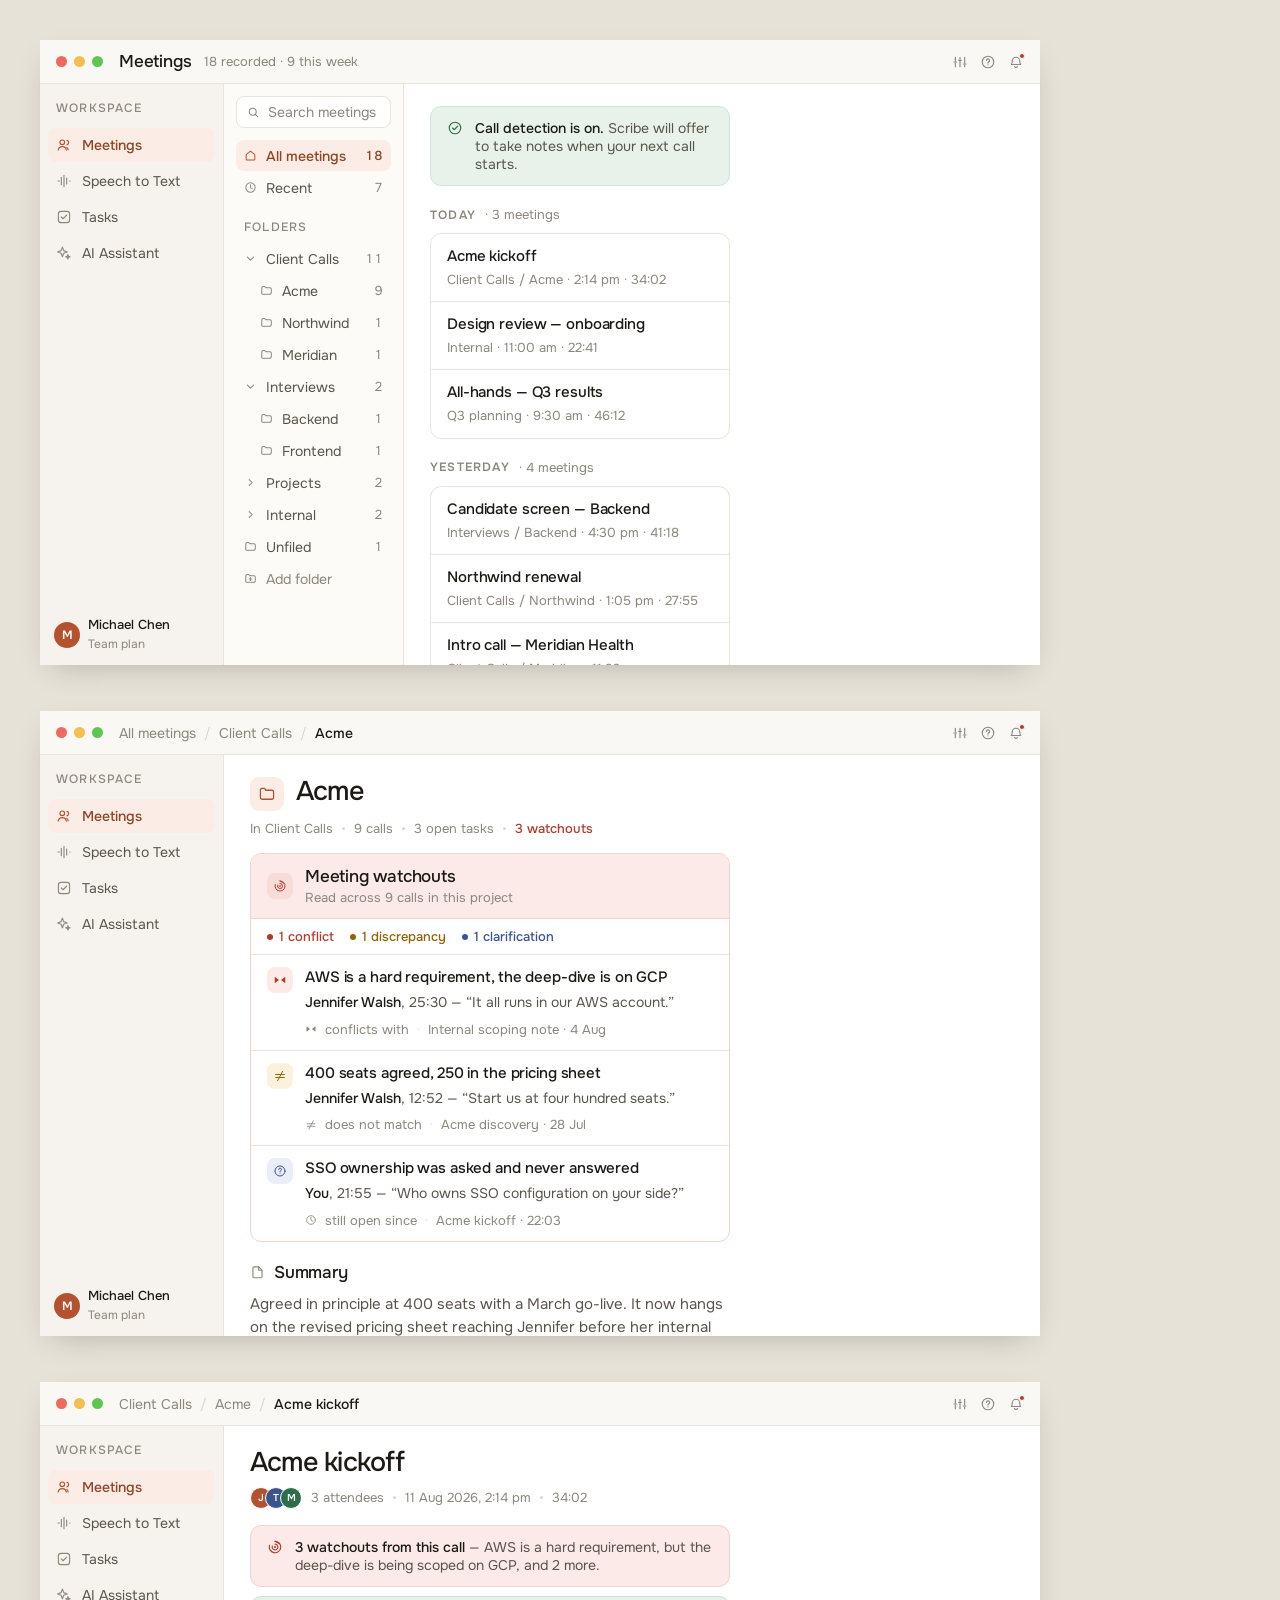
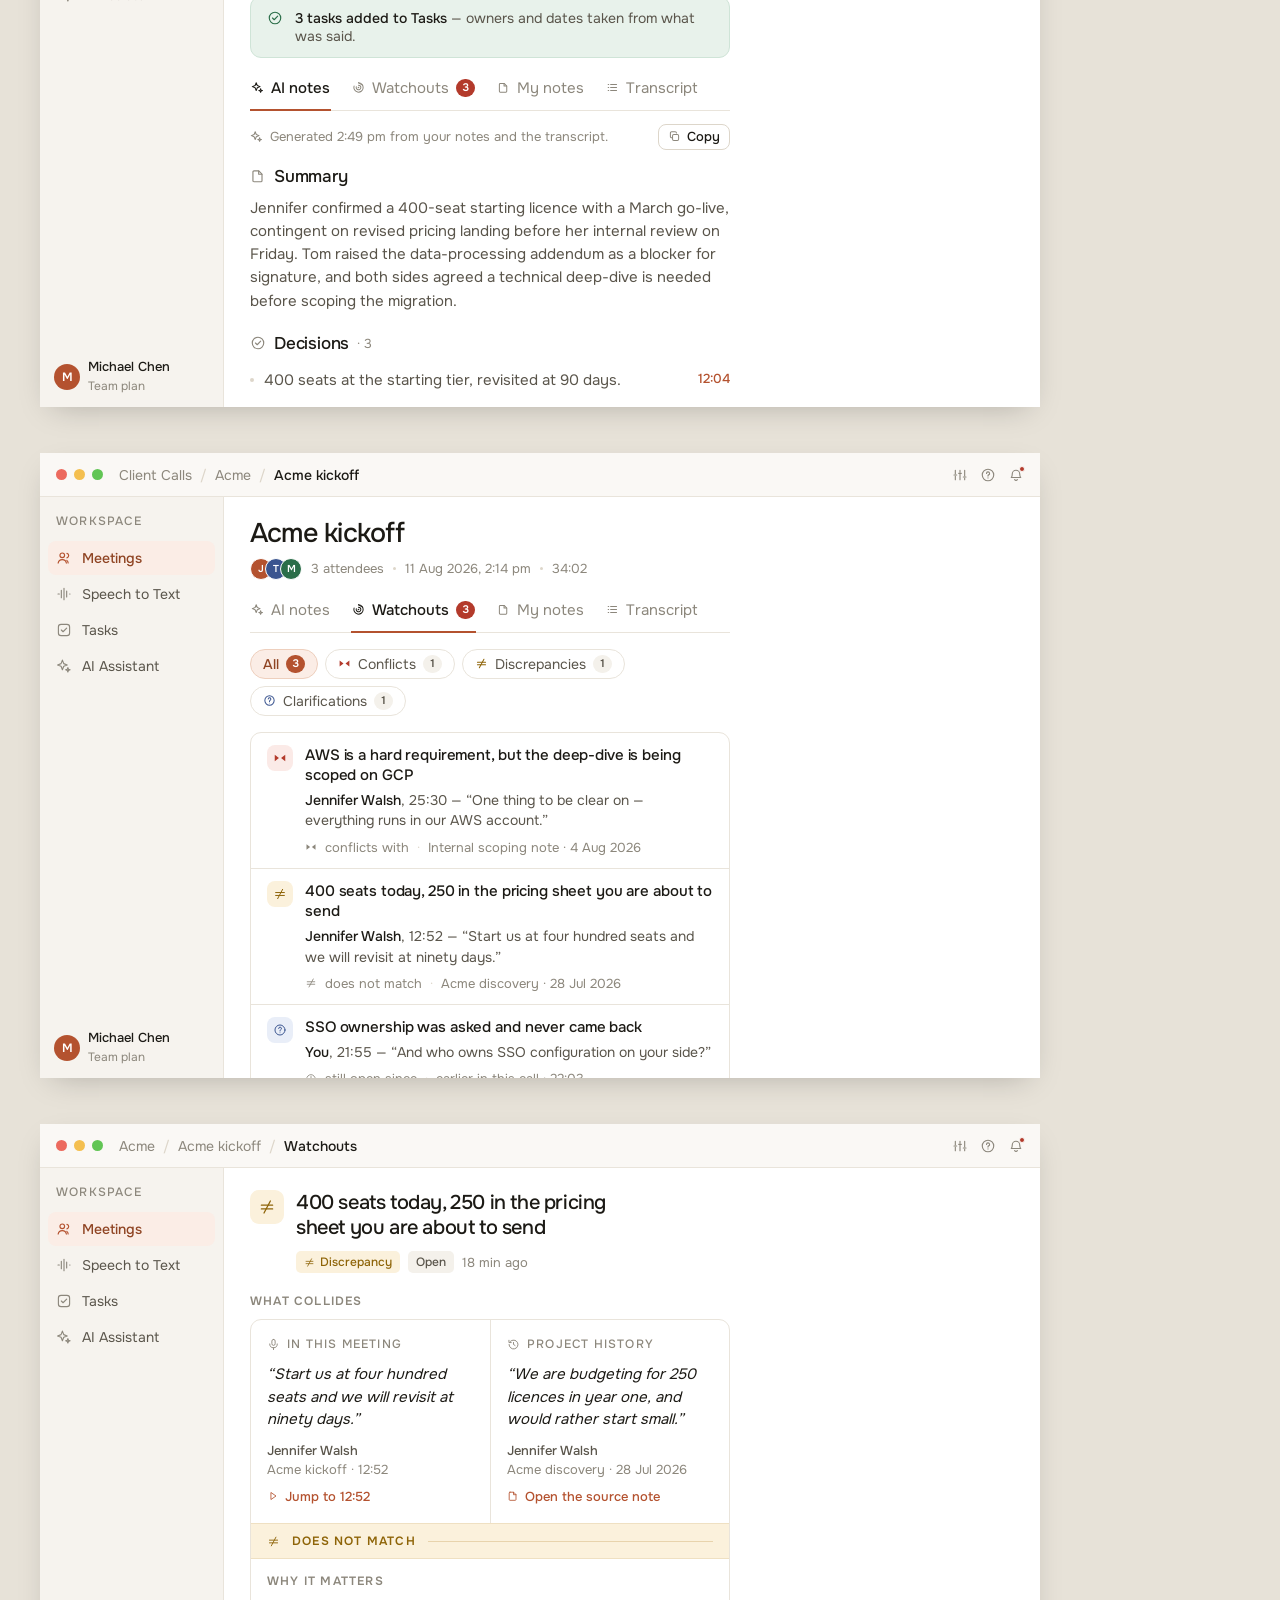
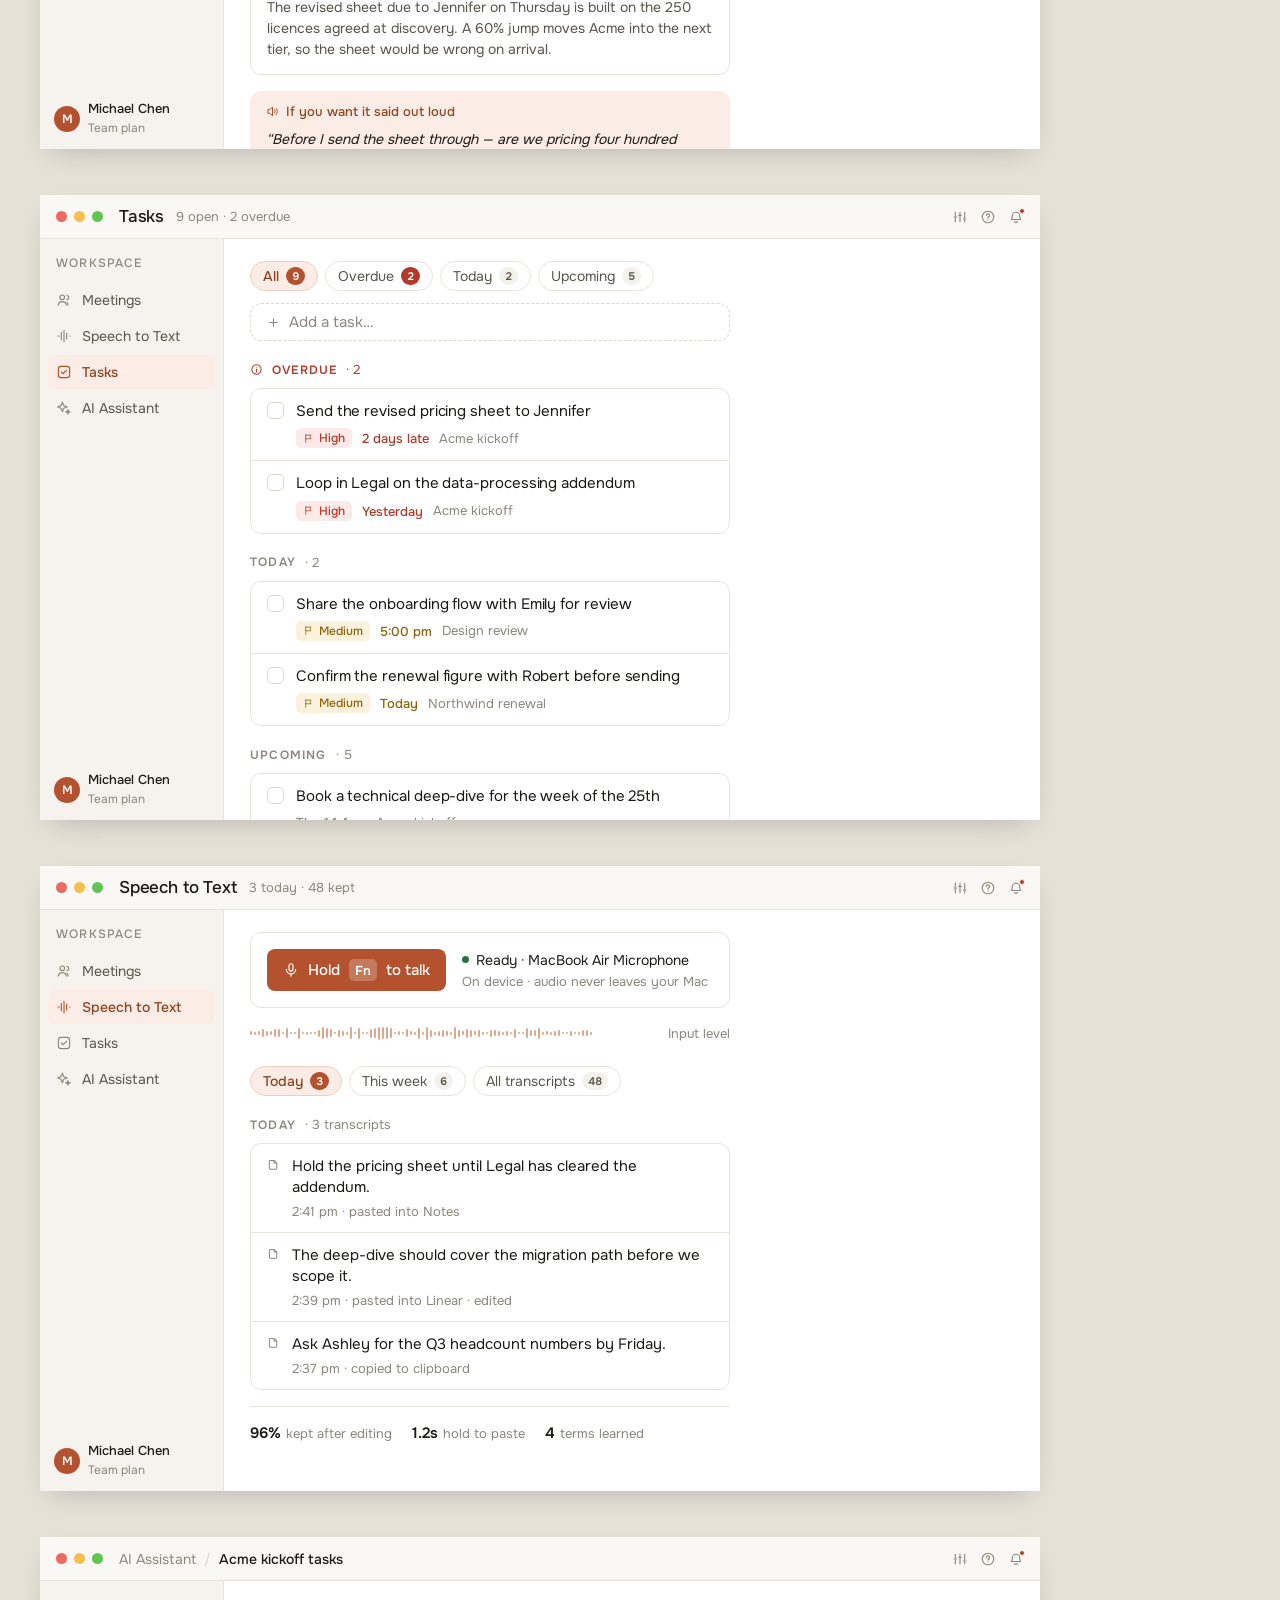
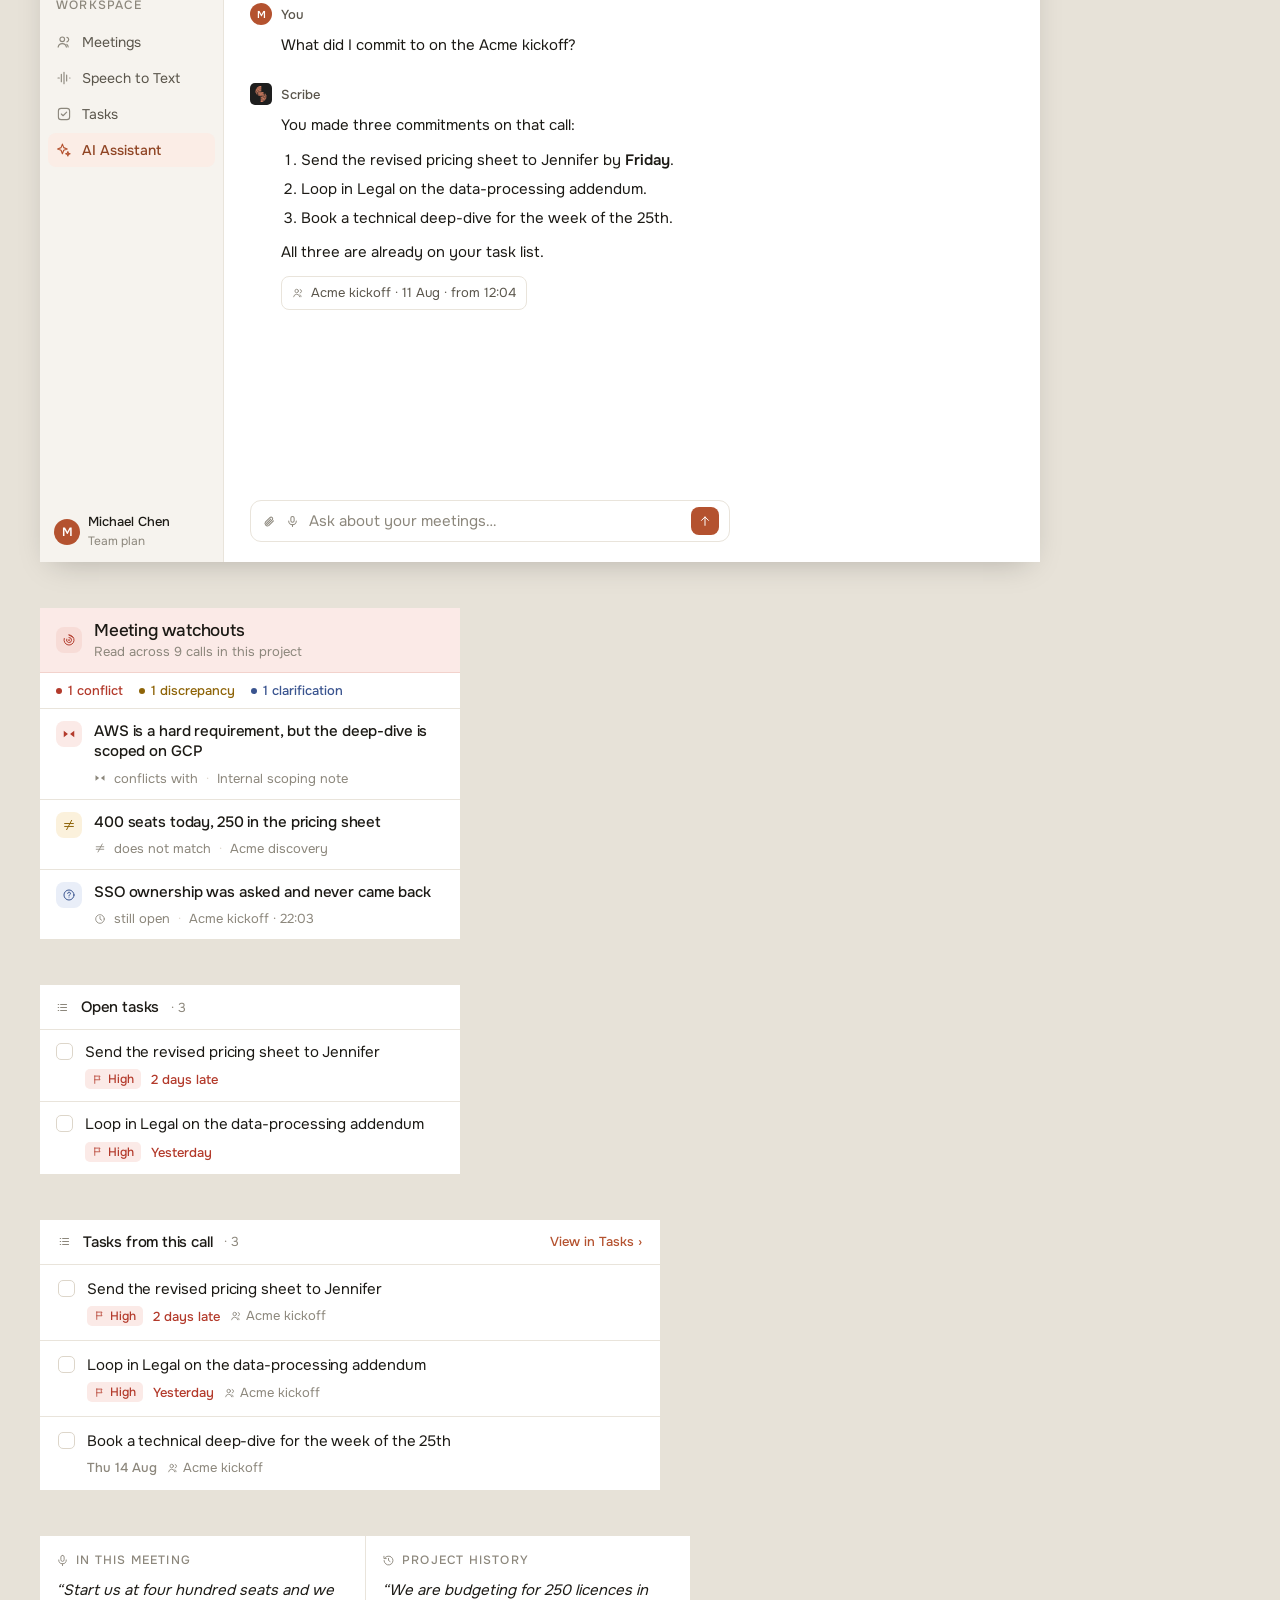
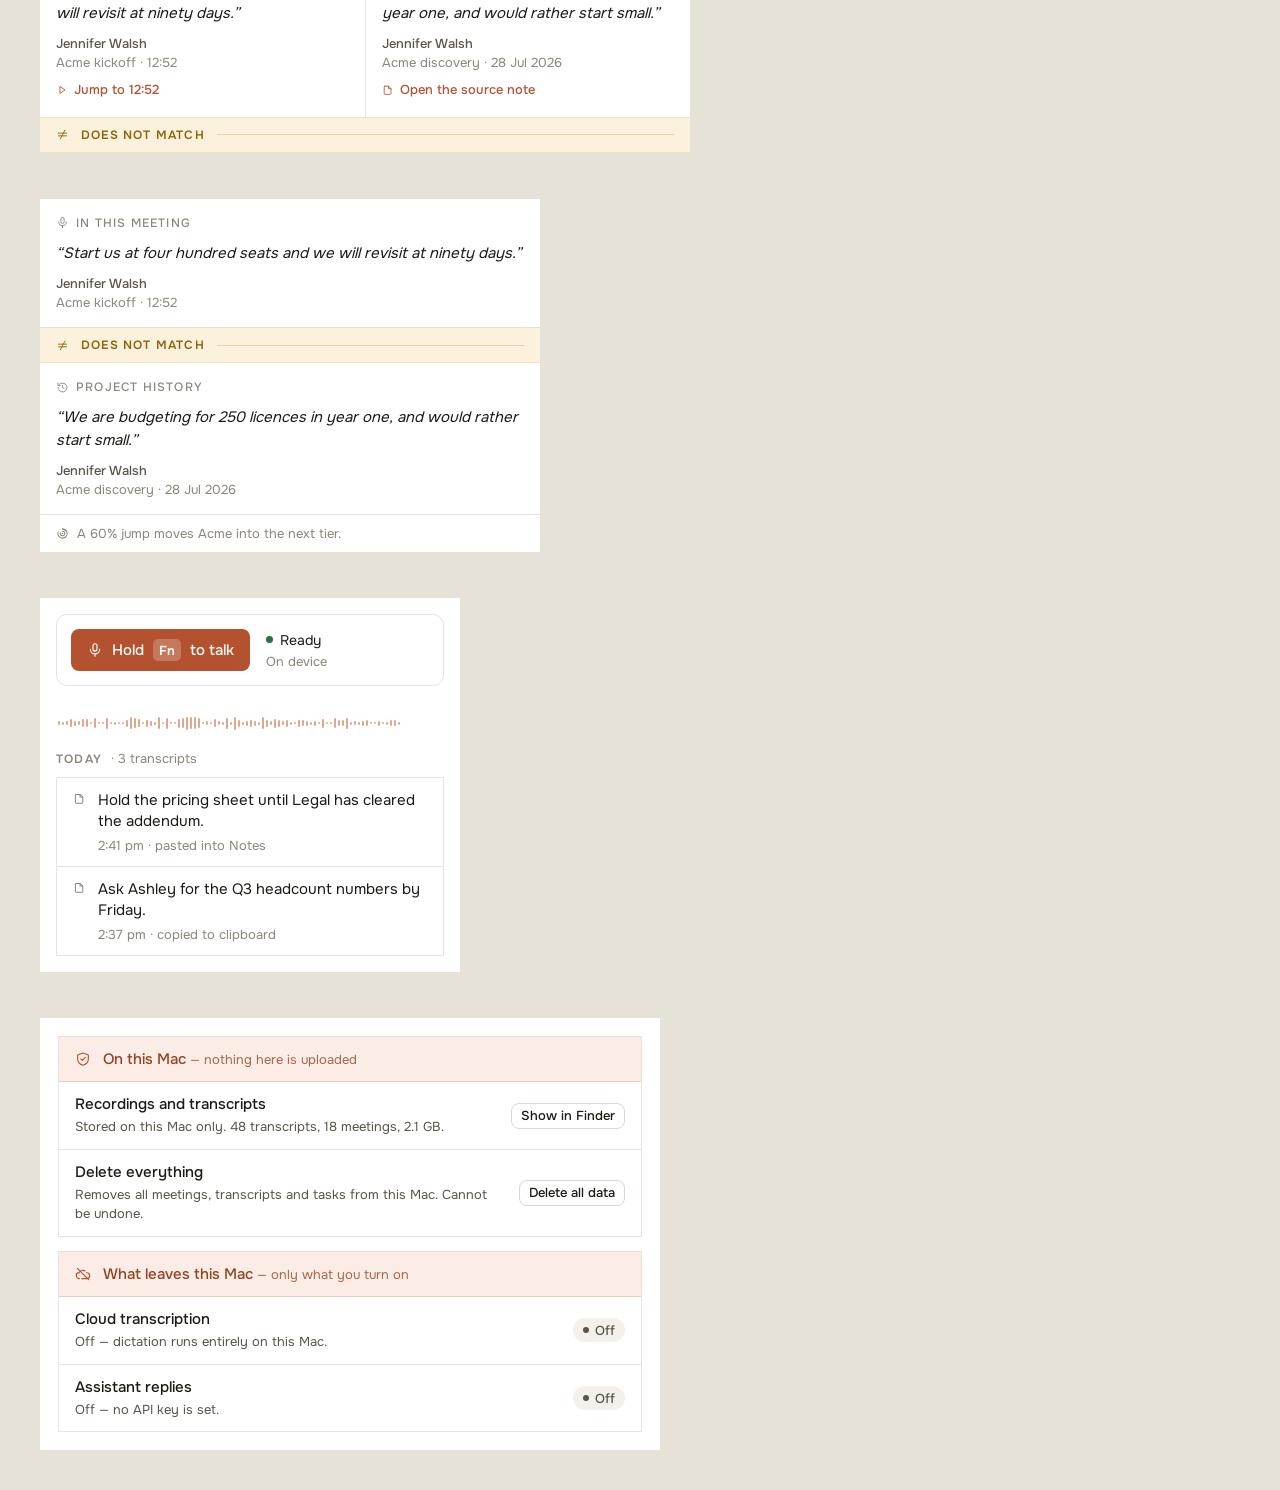
<file: assets/mockups/shots.html>
<!doctype html>
<html lang="en">
<head>
<meta charset="utf-8">
<title>Scribe — screenshot source</title>
<!-- ==========================================================================
     shots.html — the source of every product screenshot on the marketing site
     --------------------------------------------------------------------------
     Each .stage below is rendered by render.py into assets/img/app/<id>.webp.
     A stage's width is not a free choice: it is picked so that, once the page
     scales the image into its slot, the 15px row-title size lands between
     10px and 12px on screen — the same apparent size in every shot. The table
     lives in render.py; change a width there, not here.

     Content rules that keep the shots honest (see .flow in app.css):
       · one column, ordered top-down — the frame crops the bottom and right
       · nothing that carries meaning sits past .flow
       · no floating action button, no docked composer over a list: those are
         what used to land on top of the text in the old shots

     One data set runs through every view and the numbers add up — including the
     hero illustration in assets/js/hero-scene.js, which shows the same project:
       18 meetings  Client Calls 11 (Acme 9, Northwind 1, Meridian 1) ·
                    Interviews 2 (Backend 1, Frontend 1) · Projects 2 ·
                    Internal 2 · Unfiled 1
       Acme         9 calls · 12 decisions · 3 watchouts (1 conflict,
                    1 discrepancy, 1 clarification) · 3 open tasks
       Tasks        9 open, 2 overdue — 3 of them from the Acme kickoff
     ======================================================================== -->
<link rel="stylesheet" href="app.css">
<style>
  body { padding: 40px; display: flex; flex-direction: column; gap: 46px; align-items: flex-start; }
  .stage { box-shadow: 0 10px 30px -12px rgba(0,0,0,.25); }
  .stage::after {
    content: attr(data-id); position: absolute; left: 0; bottom: -24px;
    font-size: 12px; color: #6b6660; letter-spacing: .05em;
  }
</style>
</head>
<body>
<svg style="position:absolute;width:0;height:0;overflow:hidden" aria-hidden="true"><defs>
<symbol id="a-home" viewBox="0 0 24 24"><path d="M4 10.5 12 4l8 6.5V19a1.5 1.5 0 0 1-1.5 1.5h-13A1.5 1.5 0 0 1 4 19Z"/></symbol>
<symbol id="a-clock" viewBox="0 0 24 24"><circle cx="12" cy="12" r="8.6"/><path d="M12 7v5.2l3.4 2.2"/></symbol>
<symbol id="a-folder" viewBox="0 0 24 24"><path d="M3.2 7a2.4 2.4 0 0 1 2.4-2.4h3l1.9 2.4h7.9A2.4 2.4 0 0 1 20.8 9.4v7.2a2.4 2.4 0 0 1-2.4 2.4H5.6a2.4 2.4 0 0 1-2.4-2.4Z"/></symbol>
<symbol id="a-folder-plus" viewBox="0 0 24 24"><path d="M3.2 7a2.4 2.4 0 0 1 2.4-2.4h3l1.9 2.4h7.9A2.4 2.4 0 0 1 20.8 9.4v7.2a2.4 2.4 0 0 1-2.4 2.4H5.6a2.4 2.4 0 0 1-2.4-2.4Z"/><path d="M12 10.6v5M9.5 13.1h5"/></symbol>
<symbol id="a-chev-down" viewBox="0 0 24 24"><path d="m6.5 9.5 5.5 5.5 5.5-5.5"/></symbol>
<symbol id="a-chev-right" viewBox="0 0 24 24"><path d="m9.5 6.5 5.5 5.5-5.5 5.5"/></symbol>
<symbol id="a-mic" viewBox="0 0 24 24"><rect x="9" y="2.6" width="6" height="11" rx="3"/><path d="M5 11a7 7 0 0 0 14 0"/><path d="M12 18v3.4"/></symbol>
<symbol id="a-wave" viewBox="0 0 24 24"><path d="M3 12h2M8 6.5v11M12 3.5v17M16 7.5v9M20.5 12h.5"/></symbol>
<symbol id="a-check-square" viewBox="0 0 24 24"><rect x="3.6" y="3.6" width="16.8" height="16.8" rx="4"/><path d="m8 12 2.6 2.6L16 9.2"/></symbol>
<symbol id="a-sparkle" viewBox="0 0 24 24"><path d="m9.6 3.2 2 5.2 5.2 2-5.2 2-2 5.2-2-5.2-5.2-2 5.2-2Z"/><path d="m17.8 14.4.9 2.4 2.4.9-2.4.9-.9 2.4-.9-2.4-2.4-.9 2.4-.9Z"/></symbol>
<symbol id="a-search" viewBox="0 0 24 24"><circle cx="10.6" cy="10.6" r="6.4"/><path d="m15.4 15.4 4.4 4.4"/></symbol>
<symbol id="a-doc" viewBox="0 0 24 24"><path d="M6 4.4h7.2L18 9.2V19a1.6 1.6 0 0 1-1.6 1.6H6A1.6 1.6 0 0 1 4.4 19V6A1.6 1.6 0 0 1 6 4.4Z"/><path d="M13 4.6V9.4h4.8"/></symbol>
<symbol id="a-users" viewBox="0 0 24 24"><circle cx="9.4" cy="8" r="3.5"/><path d="M3.2 19.6a6.3 6.3 0 0 1 12.4 0"/><path d="M16.4 5a3.5 3.5 0 0 1 0 6.8"/><path d="M18.2 19.4a5 5 0 0 0-2-3.9"/></symbol>
<symbol id="a-target" viewBox="0 0 24 24"><path d="M12 3.4 18.8 7.2"/><path d="M12 3.4a8.6 8.6 0 1 1-8.2 6"/><path d="M12 7.7a4.3 4.3 0 1 1-4 2.8"/><circle cx="12" cy="12" r="1.5" fill="currentColor" stroke="none"/></symbol>
<symbol id="a-conflict" viewBox="0 0 24 24"><path d="M3 6.4v11.2L10.2 12Z" fill="currentColor" stroke="none"/><path d="M21 6.4v11.2L13.8 12Z" fill="currentColor" stroke="none"/></symbol>
<symbol id="a-neq" viewBox="0 0 24 24"><path d="M4.5 9.5h15M4.5 14.5h15"/><path d="M16.5 4 8 20"/></symbol>
<symbol id="a-question" viewBox="0 0 24 24"><circle cx="12" cy="12" r="8.6"/><path d="M9.7 9.4a2.4 2.4 0 1 1 3.3 2.3c-.6.3-1 .8-1 1.5v.5"/><circle cx="12" cy="16.6" r=".85" fill="currentColor" stroke="none"/></symbol>
<symbol id="a-info" viewBox="0 0 24 24"><circle cx="12" cy="12" r="8.6"/><path d="M12 11v5.4"/><circle cx="12" cy="7.9" r=".9" fill="currentColor" stroke="none"/></symbol>
<symbol id="a-history" viewBox="0 0 24 24"><path d="M3.8 12a8.2 8.2 0 1 0 2.5-5.9"/><path d="M3.6 4.2v4.2h4.2"/><path d="M12 8.2V12l2.8 1.8"/></symbol>
<symbol id="a-play" viewBox="0 0 24 24"><path d="M8.5 5.4 18 12l-9.5 6.6Z"/></symbol>
<symbol id="a-share" viewBox="0 0 24 24"><circle cx="18" cy="6" r="2.6"/><circle cx="6" cy="12" r="2.6"/><circle cx="18" cy="18" r="2.6"/><path d="m8.4 10.7 7.2-3.4M8.4 13.3l7.2 3.4"/></symbol>
<symbol id="a-more" viewBox="0 0 24 24"><circle cx="6" cy="12" r="1.3" fill="currentColor" stroke="none"/><circle cx="12" cy="12" r="1.3" fill="currentColor" stroke="none"/><circle cx="18" cy="12" r="1.3" fill="currentColor" stroke="none"/></symbol>
<symbol id="a-bell" viewBox="0 0 24 24"><path d="M6.4 10.4a5.6 5.6 0 0 1 11.2 0c0 3 .8 4.6 1.5 5.4H4.9c.7-.8 1.5-2.4 1.5-5.4Z"/><path d="M10 18.8a2.2 2.2 0 0 0 4 0"/></symbol>
<symbol id="a-sliders" viewBox="0 0 24 24"><path d="M5 5v5.5M5 13.5V19M12 5v3M12 11V19M19 5v8.5M19 16.5V19"/><path d="M3 12h4M10 9.5h4M17 15h4"/></symbol>
<symbol id="a-help" viewBox="0 0 24 24"><circle cx="12" cy="12" r="8.6"/><path d="M9.8 9.6a2.3 2.3 0 1 1 3.2 2.2c-.6.3-1 .8-1 1.4v.4"/><circle cx="12" cy="16.4" r=".85" fill="currentColor" stroke="none"/></symbol>
<symbol id="a-list" viewBox="0 0 24 24"><path d="M4 6.5h1M4 12h1M4 17.5h1M8.5 6.5h11M8.5 12h11M8.5 17.5h11"/></symbol>
<symbol id="a-calendar" viewBox="0 0 24 24"><rect x="3.6" y="5" width="16.8" height="15.4" rx="3"/><path d="M3.6 9.6h16.8M8.4 2.8v4M15.6 2.8v4"/></symbol>
<symbol id="a-plus" viewBox="0 0 24 24"><path d="M12 5.2v13.6M5.2 12h13.6"/></symbol>
<symbol id="a-flag" viewBox="0 0 24 24"><path d="M6 20.5V4"/><path d="M6 4.6h11.5l-2.2 4 2.2 4H6"/></symbol>
<symbol id="a-x" viewBox="0 0 24 24"><path d="m6.5 6.5 11 11M17.5 6.5l-11 11"/></symbol>
<symbol id="a-arrow-up" viewBox="0 0 24 24"><path d="M12 19.5V5M6 11l6-6 6 6"/></symbol>
<symbol id="a-arrow-right" viewBox="0 0 24 24"><path d="M4.5 12h14M13 6.5 18.5 12 13 17.5"/></symbol>
<symbol id="a-shield" viewBox="0 0 24 24"><path d="m12 3 8 3v6c0 4.7-3.4 8-8 9.3-4.6-1.3-8-4.6-8-9.3V6Z"/><path d="m8.7 11.8 2.4 2.4 4.3-4.7"/></symbol>
<symbol id="a-cloud-off" viewBox="0 0 24 24"><path d="M6.6 19a4.5 4.5 0 0 1-.4-9A6.3 6.3 0 0 1 15 7.4"/><path d="M17.3 10.2A3.8 3.8 0 0 1 17.8 19H10.2"/><path d="m3.6 3.6 16.8 16.8"/></symbol>
<symbol id="a-trash" viewBox="0 0 24 24"><path d="M4.4 6.6h15.2"/><path d="M9.6 6.6V5a1.6 1.6 0 0 1 1.6-1.6h1.6A1.6 1.6 0 0 1 14.4 5v1.6"/><path d="m6.6 6.6.9 12.4A1.9 1.9 0 0 0 9.4 20.8h5.2a1.9 1.9 0 0 0 1.9-1.8l.9-12.4"/></symbol>
<symbol id="a-external" viewBox="0 0 24 24"><path d="M14 4.6h5.4V10"/><path d="M19.4 4.6 11 13"/><path d="M17.5 14v4.4a1.6 1.6 0 0 1-1.6 1.6H5.8a1.6 1.6 0 0 1-1.6-1.6V8.2a1.6 1.6 0 0 1 1.6-1.6H10"/></symbol>
<symbol id="a-copy" viewBox="0 0 24 24"><rect x="8.4" y="8.4" width="11.2" height="11.2" rx="2.4"/><path d="M15.6 5.6a2.4 2.4 0 0 0-2.4-2.4H6.8A2.4 2.4 0 0 0 4.4 5.6v6.4a2.4 2.4 0 0 0 2.4 2.4"/></symbol>
<symbol id="a-volume" viewBox="0 0 24 24"><path d="M11.5 4.5 6.8 8.6H3.6v6.8h3.2l4.7 4.1Z"/><path d="M15.6 9a4.2 4.2 0 0 1 0 6M18.4 6a8 8 0 0 1 0 12"/></symbol>
<symbol id="a-clip" viewBox="0 0 24 24"><path d="M19.3 10.7 11 19a4.4 4.4 0 0 1-6.2-6.2l8-8a2.9 2.9 0 0 1 4.2 4.2l-8 8a1.5 1.5 0 0 1-2.1-2.1l7.3-7.3"/></symbol>
<symbol id="a-check-circle" viewBox="0 0 24 24"><circle cx="12" cy="12" r="8.6"/><path d="m8.2 12 2.6 2.6L16 9.2"/></symbol>
<symbol id="a-record" viewBox="0 0 24 24"><circle cx="12" cy="12" r="8.6"/><circle cx="12" cy="12" r="3.4" fill="currentColor" stroke="none"/></symbol>
<symbol id="a-down" viewBox="0 0 24 24"><path d="M12 4.5v14M6 12.5l6 6 6-6"/></symbol>
<symbol id="a-book" viewBox="0 0 24 24"><path d="M4.4 5.4A1.8 1.8 0 0 1 6.2 3.6H18a1.6 1.6 0 0 1 1.6 1.6v13.6A1.6 1.6 0 0 1 18 20.4H6.2a1.8 1.8 0 0 1 0-3.6h13.4"/></symbol>
<symbol id="a-chart" viewBox="0 0 24 24"><path d="M4.4 19.6V14M12 19.6V5M19.6 19.6v-8.4"/></symbol>
<symbol id="a-mark" viewBox="0 0 1024 1024"><rect width="1024" height="1024" rx="230" fill="#1E1E1E"/><path d="M 483.8 138.2 c -72.8 13.1 -145.6 55.8 -188.6 109.8 -12.2 15.6 -9.7 15.4 17.6 -2.3 49.8 -32.4 109.5 -55.5 163.0 -62.6 59.2 -8.0 54.6 -5.7 55.5 -25.3 1.4 -25.3 -4.0 -27.6 -47.5 -19.6 z M 465.4 200.8 c -107.2 19.6 -206.2 88.2 -211.3 146.5 -2.0 20.8 -1.4 20.8 15.1 -0.6 41.8 -54.3 137.1 -98.7 230.1 -106.7 32.1 -2.8 33.3 -3.4 32.1 -24.7 -0.9 -19.9 -17.1 -23.6 -66.0 -14.5 z M 470.8 260.3 c -142.2 25.9 -240.9 114.6 -209.1 188.6 7.4 17.1 10.0 17.1 12.5 -1.1 9.1 -68.3 96.4 -128.3 209.4 -144.8 49.5 -7.1 46.6 -5.7 47.8 -25.3 1.1 -23.3 -10.5 -26.7 -60.6 -17.4 z M 467.9 322.8 c -149.0 31.0 -221.6 130.0 -153.3 208.5 11.4 13.1 13.9 11.1 8.0 -6.5 -25.0 -73.4 54.3 -147.6 175.2 -163.6 32.4 -4.3 34.1 -5.7 34.1 -22.8 0.0 -25.0 -9.1 -27.3 -64.0 -15.6 z M 422.4 397.9 c -46.4 21.6 -8.2 40.1 105.2 50.3 35.8 3.1 81.9 11.9 111.8 21.3 31.3 10.0 36.1 9.7 27.3 -2.6 -19.6 -26.7 -83.1 -53.5 -149.6 -63.1 -21.3 -3.1 -45.5 -7.1 -53.8 -8.5 -20.8 -4.0 -27.9 -3.4 -41.0 2.6 z M 359.3 442.6 c -25.9 27.6 35.8 49.5 189.4 66.6 31.3 3.4 65.1 11.7 99.0 23.9 25.3 9.1 27.9 9.1 36.4 0.6 27.3 -27.6 -56.0 -62.0 -175.8 -72.8 -40.1 -3.4 -64.3 -8.2 -99.0 -19.9 -33.8 -11.1 -38.1 -10.8 -50.1 1.7 z M 340.2 490.1 c -27.6 27.6 56.0 62.3 175.5 73.1 40.1 3.4 64.3 8.2 99.0 19.9 33.8 11.1 38.1 10.8 50.1 -1.7 25.9 -27.6 -35.8 -49.5 -189.4 -66.6 -31.3 -3.4 -65.1 -11.7 -99.0 -23.9 -25.3 -9.1 -27.9 -9.1 -36.1 -0.9 z M 696.9 484.4 c 0.0 0.6 2.0 7.1 4.6 14.5 25.3 73.7 -54.0 147.9 -175.2 163.8 -32.4 4.3 -34.1 5.7 -34.1 22.8 0.0 24.7 7.4 26.7 58.3 17.1 153.6 -29.9 230.7 -134.0 157.3 -212.8 -5.4 -5.4 -10.8 -8.2 -10.8 -5.4 z M 352.7 549.5 c 0.0 22.2 81.1 59.7 151.6 70.3 20.8 3.1 47.5 7.1 59.4 9.1 23.3 3.7 37.5 0.9 53.2 -11.4 21.9 -16.8 -25.3 -33.0 -120.6 -41.8 -35.3 -3.1 -82.5 -11.9 -110.1 -21.0 -29.9 -9.4 -33.6 -10.0 -33.6 -5.1 z M 752.9 563.2 c -0.9 2.3 -2.8 11.4 -4.6 20.2 -13.4 64.9 -99.8 122.3 -207.9 137.7 -49.5 7.1 -46.6 5.7 -47.8 26.2 -1.1 21.3 1.4 22.5 36.1 19.6 145.9 -11.9 270.5 -116.1 232.7 -193.7 -4.6 -9.1 -7.4 -12.8 -8.5 -10.0 z M 755.8 677.0 c -42.7 54.6 -138.0 99.0 -231.0 107.0 -32.1 2.8 -33.3 3.4 -32.1 24.7 0.9 20.5 12.8 23.3 61.7 15.1 110.4 -19.1 210.2 -87.3 215.6 -147.3 2.0 -20.5 2.0 -20.5 -14.2 0.6 z M 711.1 778.2 c -50.3 33.0 -108.7 55.5 -163.6 62.6 -58.9 8.0 -54.0 5.7 -54.9 26.2 -2.6 53.8 145.6 4.3 219.9 -74.0 33.6 -35.3 33.3 -37.5 -1.4 -14.8 z" fill="#D17D61"/></symbol>
</defs></svg>

<!-- ═══════════════════════════════════════════════════════════════════════════
     1 · meetings — the list, and the folder tree that makes it a project
     Used behind the closing CTA on index.html and pricing.html, the tightest
     frame on the site, so the content column is .flow--3pane.
     ═══════════════════════════════════════════════════════════════════════ -->
<div class="stage" id="meetings" data-id="meetings" style="width:1000px;height:625px">
  <div class="win">
    <div class="bar">
      <div class="lights"><i></i><i></i><i></i></div>
      <div class="bar__title" style="margin-left:4px">Meetings</div>
      <div class="bar__meta">18 recorded · 9 this week</div>
      <div data-tools></div>
    </div>
    <div class="win__cols">
      <div data-rail="meetings"></div>
      <aside class="pane" style="width:180px;flex-basis:180px">
        <div class="search"><svg class="ic ic--sm"><use href="#a-search"/></svg>Search meetings</div>
        <div class="pane__group">
          <div class="row on"><svg class="ic ic--sm"><use href="#a-home"/></svg><span class="name">All meetings</span><span class="n">18</span></div>
          <div class="row"><svg class="ic ic--sm"><use href="#a-clock"/></svg><span class="name">Recent</span><span class="n">7</span></div>
        </div>
        <div class="pane__label">Folders</div>
        <div class="pane__group">
          <div class="row"><svg class="ic ic--sm"><use href="#a-chev-down"/></svg><span class="name">Client Calls</span><span class="n">11</span></div>
          <div class="row row--nest"><svg class="ic ic--sm"><use href="#a-folder"/></svg><span class="name">Acme</span><span class="n">9</span></div>
          <div class="row row--nest"><svg class="ic ic--sm"><use href="#a-folder"/></svg><span class="name">Northwind</span><span class="n">1</span></div>
          <div class="row row--nest"><svg class="ic ic--sm"><use href="#a-folder"/></svg><span class="name">Meridian</span><span class="n">1</span></div>
          <div class="row"><svg class="ic ic--sm"><use href="#a-chev-down"/></svg><span class="name">Interviews</span><span class="n">2</span></div>
          <div class="row row--nest"><svg class="ic ic--sm"><use href="#a-folder"/></svg><span class="name">Backend</span><span class="n">1</span></div>
          <div class="row row--nest"><svg class="ic ic--sm"><use href="#a-folder"/></svg><span class="name">Frontend</span><span class="n">1</span></div>
          <div class="row"><svg class="ic ic--sm"><use href="#a-chev-right"/></svg><span class="name">Projects</span><span class="n">2</span></div>
          <div class="row"><svg class="ic ic--sm"><use href="#a-chev-right"/></svg><span class="name">Internal</span><span class="n">2</span></div>
          <div class="row"><svg class="ic ic--sm"><use href="#a-folder"/></svg><span class="name">Unfiled</span><span class="n">1</span></div>
          <div class="row row--ghost"><svg class="ic ic--sm"><use href="#a-folder-plus"/></svg><span class="name">Add folder</span></div>
        </div>
      </aside>
      <section class="main">
        <div class="main__body">
          <div class="flow flow--3pane">
            <div class="banner banner--ok" style="align-items:flex-start">
              <svg class="ic" style="margin-top:1px"><use href="#a-check-circle"/></svg>
              <span><b>Call detection is on.</b> Scribe will offer to take notes when your next call starts.</span>
            </div>

            <div class="daylabel">Today <span class="n">· 3 meetings</span></div>
            <ul class="card list">
              <li><div class="mtg__title">Acme kickoff</div>
                  <div class="mtg__who">Client Calls / Acme · 2:14 pm · 34:02</div></li>
              <li><div class="mtg__title">Design review — onboarding</div>
                  <div class="mtg__who">Internal · 11:00 am · 22:41</div></li>
              <li><div class="mtg__title">All-hands — Q3 results</div>
                  <div class="mtg__who">Q3 planning · 9:30 am · 46:12</div></li>
            </ul>

            <div class="daylabel">Yesterday <span class="n">· 4 meetings</span></div>
            <ul class="card list">
              <li><div class="mtg__title">Candidate screen — Backend</div>
                  <div class="mtg__who">Interviews / Backend · 4:30 pm · 41:18</div></li>
              <li><div class="mtg__title">Northwind renewal</div>
                  <div class="mtg__who">Client Calls / Northwind · 1:05 pm · 27:55</div></li>
              <li><div class="mtg__title">Intro call — Meridian Health</div>
                  <div class="mtg__who">Client Calls / Meridian · 11:20 am</div></li>
            </ul>
          </div>
        </div>
      </section>
    </div>
  </div>
</div>

<!-- ═══════════════════════════════════════════════════════════════════════════
     2 · project — the Acme folder, summarising itself
     ═══════════════════════════════════════════════════════════════════════ -->
<div class="stage" id="project" data-id="project" style="width:1000px;height:625px">
  <div class="win">
    <div class="bar">
      <div class="lights"><i></i><i></i><i></i></div>
      <div class="crumbs" style="margin-left:4px">
        <span>All meetings</span><span class="sep">/</span>
        <span>Client Calls</span><span class="sep">/</span>
        <span class="here">Acme</span>
      </div>
      <div data-tools></div>
    </div>
    <div class="win__cols">
      <div data-rail="meetings"></div>
      <section class="main">
        <div class="main__body">
          <div class="flow">
            <div class="titlerow">
              <span class="title-tile"><svg class="ic ic--lg"><use href="#a-folder"/></svg></span>
              <h1 class="title">Acme</h1>
            </div>
            <div class="subline">
              <span>In Client Calls</span><i class="dot"></i>
              <span>9 calls</span><i class="dot"></i>
              <span>3 open tasks</span><i class="dot"></i>
              <span style="color:var(--c-conflict);font-weight:500">3 watchouts</span>
            </div>

            <div class="card card--alert" style="margin-top:16px">
              <div class="card__head">
                <span class="wo__tag" style="background:#F7DCD7;color:var(--c-conflict)">
                  <svg class="ic"><use href="#a-target"/></svg></span>
                <div><h3>Meeting watchouts</h3>
                  <div class="sub">Read across 9 calls in this project</div></div>
              </div>
              <div class="legend-row"><div class="legend">
                <span class="l-conflict">1 conflict</span>
                <span class="l-discrepancy">1 discrepancy</span>
                <span class="l-clarify">1 clarification</span>
              </div></div>
              <ul class="list">
                <li><div class="wo wo--conflict">
                  <span class="wo__tag"><svg class="ic"><use href="#a-conflict"/></svg></span>
                  <div class="wo__main">
                    <div class="wo__title">AWS is a hard requirement, the deep-dive is on GCP</div>
                    <p class="wo__said"><b>Jennifer Walsh</b>, 25:30 — “It all runs in our AWS account.”</p>
                    <div class="wo__foot"><svg class="ic"><use href="#a-conflict"/></svg>conflicts with
                      <span class="sep">·</span>Internal scoping note · 4 Aug</div>
                  </div>
                </div></li>
                <li><div class="wo wo--discrepancy">
                  <span class="wo__tag"><svg class="ic"><use href="#a-neq"/></svg></span>
                  <div class="wo__main">
                    <div class="wo__title">400 seats agreed, 250 in the pricing sheet</div>
                    <p class="wo__said"><b>Jennifer Walsh</b>, 12:52 — “Start us at four hundred seats.”</p>
                    <div class="wo__foot"><svg class="ic"><use href="#a-neq"/></svg>does not match
                      <span class="sep">·</span>Acme discovery · 28 Jul</div>
                  </div>
                </div></li>
                <li><div class="wo wo--clarify">
                  <span class="wo__tag"><svg class="ic"><use href="#a-question"/></svg></span>
                  <div class="wo__main">
                    <div class="wo__title">SSO ownership was asked and never answered</div>
                    <p class="wo__said"><b>You</b>, 21:55 — “Who owns SSO configuration on your side?”</p>
                    <div class="wo__foot"><svg class="ic"><use href="#a-clock"/></svg>still open since
                      <span class="sep">·</span>Acme kickoff · 22:03</div>
                  </div>
                </div></li>
              </ul>
            </div>

            <div class="sec" style="margin-top:20px">
              <div class="sec__head"><svg class="ic"><use href="#a-doc"/></svg><h3>Summary</h3></div>
              <p class="prose">Agreed in principle at 400 seats with a March go-live. It now hangs on the revised pricing sheet reaching Jennifer before her internal review, and Legal clearing the addendum.</p>
            </div>
            <div class="sec">
              <div class="sec__head"><svg class="ic"><use href="#a-check-circle"/></svg><h3>Decisions</h3><span class="n">· 12</span></div>
              <ul class="bullets">
                <li>400 seats at the starting tier, revisited at 90 days.<span class="at">Acme kickoff</span></li>
                <li>Go-live targeted for the first week of March.<span class="at">Acme kickoff</span></li>
              </ul>
            </div>
          </div>
        </div>
      </section>
    </div>
  </div>
</div>

<!-- ═══════════════════════════════════════════════════════════════════════════
     3 · meeting-notes — the call, written up before you leave it
     ═══════════════════════════════════════════════════════════════════════ -->
<div class="stage" id="meeting-notes" data-id="meeting-notes" style="width:1000px;height:625px">
  <div class="win">
    <div class="bar">
      <div class="lights"><i></i><i></i><i></i></div>
      <div class="crumbs" style="margin-left:4px">
        <span>Client Calls</span><span class="sep">/</span>
        <span>Acme</span><span class="sep">/</span>
        <span class="here">Acme kickoff</span>
      </div>
      <div data-tools></div>
    </div>
    <div class="win__cols">
      <div data-rail="meetings"></div>
      <section class="main">
        <div class="main__body">
          <div class="flow">
            <h1 class="title">Acme kickoff</h1>
            <div class="subline">
              <span class="stack-avatars">
                <span class="avatar" style="background:#B4522F">J</span>
                <span class="avatar" style="background:#3A548F">T</span>
                <span class="avatar" style="background:#2B6E49">M</span></span>
              <span>3 attendees</span><i class="dot"></i>
              <span>11 Aug 2026, 2:14 pm</span><i class="dot"></i>
              <span>34:02</span>
            </div>

            <div class="banner banner--alert" style="margin-top:16px;align-items:flex-start">
              <svg class="ic" style="margin-top:1px"><use href="#a-target"/></svg>
              <span><b>3 watchouts from this call</b> — AWS is a hard requirement, but the deep-dive is being scoped on GCP, and 2 more.</span>
            </div>
            <div class="banner banner--ok" style="margin-top:9px;align-items:flex-start">
              <svg class="ic" style="margin-top:1px"><use href="#a-check-circle"/></svg>
              <span><b>3 tasks added to Tasks</b> — owners and dates taken from what was said.</span>
            </div>

            <nav class="tabs" style="margin-top:20px">
              <a class="on"><svg class="ic ic--sm"><use href="#a-sparkle"/></svg>AI notes</a>
              <a><svg class="ic ic--sm"><use href="#a-target"/></svg>Watchouts <span class="pill pill--danger">3</span></a>
              <a><svg class="ic ic--sm"><use href="#a-doc"/></svg>My notes</a>
              <a><svg class="ic ic--sm"><use href="#a-list"/></svg>Transcript</a>
            </nav>

            <div class="genline">
              <svg class="ic ic--sm"><use href="#a-sparkle"/></svg>
              Generated 2:49 pm from your notes and the transcript.
              <span class="btn btn--quiet btn--sm" style="margin-left:auto">
                <svg class="ic ic--sm"><use href="#a-copy"/></svg>Copy</span>
            </div>

            <div class="sec" style="margin-top:16px">
              <div class="sec__head"><svg class="ic"><use href="#a-doc"/></svg><h3>Summary</h3></div>
              <p class="prose">Jennifer confirmed a 400-seat starting licence with a March go-live, contingent on revised pricing landing before her internal review on Friday. Tom raised the data-processing addendum as a blocker for signature, and both sides agreed a technical deep-dive is needed before scoping the migration.</p>
            </div>
            <div class="sec">
              <div class="sec__head"><svg class="ic"><use href="#a-check-circle"/></svg><h3>Decisions</h3><span class="n">· 3</span></div>
              <ul class="bullets">
                <li>400 seats at the starting tier, revisited at 90 days.<span class="at">12:04</span></li>
                <li>Go-live targeted for the first week of March.<span class="at">18:40</span></li>
                <li>Acme’s platform team joins the deep-dive.<span class="at">27:12</span></li>
              </ul>
            </div>
            <div class="sec">
              <div class="sec__head"><svg class="ic"><use href="#a-question"/></svg><h3>Open questions</h3><span class="n">· 1</span></div>
              <ul class="bullets">
                <li>Who owns SSO configuration on Acme’s side? Not answered.<span class="at">21:55</span></li>
              </ul>
            </div>
          </div>
        </div>
      </section>
    </div>
  </div>
</div>

<!-- ═══════════════════════════════════════════════════════════════════════════
     4 · watchouts — the watchouts tab of one call
     ═══════════════════════════════════════════════════════════════════════ -->
<div class="stage" id="watchouts" data-id="watchouts" style="width:1000px;height:625px">
  <div class="win">
    <div class="bar">
      <div class="lights"><i></i><i></i><i></i></div>
      <div class="crumbs" style="margin-left:4px">
        <span>Client Calls</span><span class="sep">/</span>
        <span>Acme</span><span class="sep">/</span>
        <span class="here">Acme kickoff</span>
      </div>
      <div data-tools></div>
    </div>
    <div class="win__cols">
      <div data-rail="meetings"></div>
      <section class="main">
        <div class="main__body">
          <div class="flow">
            <h1 class="title">Acme kickoff</h1>
            <div class="subline">
              <span class="stack-avatars">
                <span class="avatar" style="background:#B4522F">J</span>
                <span class="avatar" style="background:#3A548F">T</span>
                <span class="avatar" style="background:#2B6E49">M</span></span>
              <span>3 attendees</span><i class="dot"></i>
              <span>11 Aug 2026, 2:14 pm</span><i class="dot"></i>
              <span>34:02</span>
            </div>

            <nav class="tabs" style="margin-top:20px">
              <a><svg class="ic ic--sm"><use href="#a-sparkle"/></svg>AI notes</a>
              <a class="on"><svg class="ic ic--sm"><use href="#a-target"/></svg>Watchouts <span class="pill pill--danger">3</span></a>
              <a><svg class="ic ic--sm"><use href="#a-doc"/></svg>My notes</a>
              <a><svg class="ic ic--sm"><use href="#a-list"/></svg>Transcript</a>
            </nav>

            <div class="seg" style="margin-top:16px">
              <a class="on">All <span class="pill pill--brand">3</span></a>
              <a><svg class="ic ic--sm" style="color:var(--c-conflict)"><use href="#a-conflict"/></svg>Conflicts <span class="pill">1</span></a>
              <a><svg class="ic ic--sm" style="color:var(--c-discrepancy)"><use href="#a-neq"/></svg>Discrepancies <span class="pill">1</span></a>
              <a><svg class="ic ic--sm" style="color:var(--c-clarify)"><use href="#a-question"/></svg>Clarifications <span class="pill">1</span></a>
            </div>

            <div class="card" style="margin-top:16px">
              <ul class="list">
                <li><div class="wo wo--conflict">
                  <span class="wo__tag"><svg class="ic"><use href="#a-conflict"/></svg></span>
                  <div class="wo__main">
                    <div class="wo__title">AWS is a hard requirement, but the deep-dive is being scoped on GCP</div>
                    <p class="wo__said"><b>Jennifer Walsh</b>, 25:30 — “One thing to be clear on — everything runs in our AWS account.”</p>
                    <div class="wo__foot"><svg class="ic"><use href="#a-conflict"/></svg>conflicts with
                      <span class="sep">·</span>Internal scoping note · 4 Aug 2026</div>
                  </div>
                </div></li>
                <li><div class="wo wo--discrepancy">
                  <span class="wo__tag"><svg class="ic"><use href="#a-neq"/></svg></span>
                  <div class="wo__main">
                    <div class="wo__title">400 seats today, 250 in the pricing sheet you are about to send</div>
                    <p class="wo__said"><b>Jennifer Walsh</b>, 12:52 — “Start us at four hundred seats and we will revisit at ninety days.”</p>
                    <div class="wo__foot"><svg class="ic"><use href="#a-neq"/></svg>does not match
                      <span class="sep">·</span>Acme discovery · 28 Jul 2026</div>
                  </div>
                </div></li>
                <li><div class="wo wo--clarify">
                  <span class="wo__tag"><svg class="ic"><use href="#a-question"/></svg></span>
                  <div class="wo__main">
                    <div class="wo__title">SSO ownership was asked and never came back</div>
                    <p class="wo__said"><b>You</b>, 21:55 — “And who owns SSO configuration on your side?”</p>
                    <div class="wo__foot"><svg class="ic"><use href="#a-clock"/></svg>still open since
                      <span class="sep">·</span>earlier in this call · 22:03</div>
                  </div>
                </div></li>
              </ul>
              <div class="card__foot">
                <svg class="ic ic--sm"><use href="#a-target"/></svg>
                Read against 18 recorded meetings and this project’s history.
              </div>
            </div>
          </div>
        </div>
      </section>
    </div>
  </div>
</div>

<!-- ═══════════════════════════════════════════════════════════════════════════
     5 · watch-panel — one watchout opened in place, so both sides are visible
     The old shot docked this as a fourth column on the right, where the page
     frame cut the quotes in half. Expanded inline it survives every crop.
     ═══════════════════════════════════════════════════════════════════════ -->
<div class="stage" id="watch-panel" data-id="watch-panel" style="width:1000px;height:625px">
  <div class="win">
    <div class="bar">
      <div class="lights"><i></i><i></i><i></i></div>
      <div class="crumbs" style="margin-left:4px">
        <span>Acme</span><span class="sep">/</span>
        <span>Acme kickoff</span><span class="sep">/</span>
        <span class="here">Watchouts</span>
      </div>
      <div data-tools></div>
    </div>
    <div class="win__cols">
      <div data-rail="meetings"></div>
      <section class="main">
        <div class="main__body">
          <div class="flow">
            <div class="titlerow">
              <span class="title-tile" style="background:var(--c-discrepancy-soft);color:var(--c-discrepancy)">
                <svg class="ic ic--lg"><use href="#a-neq"/></svg></span>
              <div>
                <h1 class="side__title">400 seats today, 250 in the pricing<br>sheet you are about to send</h1>
                <div class="tagset">
                  <span class="tag tag--discrepancy"><svg class="ic"><use href="#a-neq"/></svg>Discrepancy</span>
                  <span class="tag tag--open">Open</span>
                  <span class="when">18 min ago</span>
                </div>
              </div>
            </div>

            <div class="side__label">What collides</div>
            <div class="card">
              <div class="collide">
                <div class="collide__side">
                  <div class="collide__label"><svg class="ic"><use href="#a-mic"/></svg>In this meeting</div>
                  <p class="collide__quote">“Start us at four hundred seats and we will revisit at ninety days.”</p>
                  <div class="collide__who"><b>Jennifer Walsh</b>Acme kickoff · 12:52</div>
                  <span class="collide__link"><svg class="ic"><use href="#a-play"/></svg>Jump to 12:52</span>
                </div>
                <div class="collide__side">
                  <div class="collide__label"><svg class="ic"><use href="#a-history"/></svg>Project history</div>
                  <p class="collide__quote">“We are budgeting for 250 licences in year one, and would rather start small.”</p>
                  <div class="collide__who"><b>Jennifer Walsh</b>Acme discovery · 28 Jul 2026</div>
                  <span class="collide__link"><svg class="ic"><use href="#a-doc"/></svg>Open the source note</span>
                </div>
              </div>
              <div class="verdict"><svg class="ic"><use href="#a-neq"/></svg>Does not match</div>
              <div style="padding:14px 16px">
                <div class="side__label" style="margin:0 0 8px">Why it matters</div>
                <p class="why">The revised sheet due to Jennifer on Thursday is built on the 250 licences agreed at discovery. A 60% jump moves Acme into the next tier, so the sheet would be wrong on arrival.</p>
              </div>
            </div>

            <div class="say">
              <div class="say__label"><svg class="ic"><use href="#a-volume"/></svg>If you want it said out loud</div>
              <p class="say__text">“Before I send the sheet through — are we pricing four hundred seats now, or the two hundred and fifty from discovery?”</p>
              <div class="say__acts">
                <span class="btn btn--quiet btn--sm"><svg class="ic ic--sm"><use href="#a-copy"/></svg>Copy wording</span>
                <span class="btn btn--quiet btn--sm"><svg class="ic ic--sm"><use href="#a-arrow-up"/></svg>Draft a follow-up</span>
              </div>
            </div>
          </div>
        </div>
      </section>
    </div>
  </div>
</div>

<!-- ═══════════════════════════════════════════════════════════════════════════
     6 · tasks — commitments, with the call they came from
     Dates sit in the meta line, not right-aligned: the frame crops the right
     edge, and a due date is the one thing on a task row you cannot lose.
     ═══════════════════════════════════════════════════════════════════════ -->
<div class="stage" id="tasks" data-id="tasks" style="width:1000px;height:625px">
  <div class="win">
    <div class="bar">
      <div class="lights"><i></i><i></i><i></i></div>
      <div class="bar__title" style="margin-left:4px">Tasks</div>
      <div class="bar__meta">9 open · 2 overdue</div>
      <div data-tools></div>
    </div>
    <div class="win__cols">
      <div data-rail="tasks"></div>
      <section class="main">
        <div class="main__body">
          <div class="flow">
            <div class="seg">
              <a class="on">All <span class="pill pill--brand">9</span></a>
              <a>Overdue <span class="pill pill--danger">2</span></a>
              <a>Today <span class="pill">2</span></a>
              <a>Upcoming <span class="pill">5</span></a>
            </div>

            <div class="addtask"><svg class="ic ic--sm"><use href="#a-plus"/></svg>Add a task…</div>

            <div class="daylabel" style="margin-top:20px;color:var(--c-conflict)">
              <svg class="ic ic--sm"><use href="#a-info"/></svg>Overdue <span class="n">· 2</span></div>
            <ul class="card list">
              <li><div class="task"><span class="box"></span><div class="task__main">
                <div class="task__title">Send the revised pricing sheet to Jennifer</div>
                <div class="task__meta">
                  <span class="flag flag--high"><svg class="ic"><use href="#a-flag"/></svg>High</span>
                  <span class="due due--late">2 days late</span>
                  <span>Acme kickoff</span></div>
              </div></div></li>
              <li><div class="task"><span class="box"></span><div class="task__main">
                <div class="task__title">Loop in Legal on the data-processing addendum</div>
                <div class="task__meta">
                  <span class="flag flag--high"><svg class="ic"><use href="#a-flag"/></svg>High</span>
                  <span class="due due--late">Yesterday</span>
                  <span>Acme kickoff</span></div>
              </div></div></li>
            </ul>

            <div class="daylabel">Today <span class="n">· 2</span></div>
            <ul class="card list">
              <li><div class="task"><span class="box"></span><div class="task__main">
                <div class="task__title">Share the onboarding flow with Emily for review</div>
                <div class="task__meta">
                  <span class="flag flag--med"><svg class="ic"><use href="#a-flag"/></svg>Medium</span>
                  <span class="due due--soon">5:00 pm</span>
                  <span>Design review</span></div>
              </div></div></li>
              <li><div class="task"><span class="box"></span><div class="task__main">
                <div class="task__title">Confirm the renewal figure with Robert before sending</div>
                <div class="task__meta">
                  <span class="flag flag--med"><svg class="ic"><use href="#a-flag"/></svg>Medium</span>
                  <span class="due due--soon">Today</span>
                  <span>Northwind renewal</span></div>
              </div></div></li>
            </ul>

            <div class="daylabel">Upcoming <span class="n">· 5</span></div>
            <ul class="card list">
              <li><div class="task"><span class="box"></span><div class="task__main">
                <div class="task__title">Book a technical deep-dive for the week of the 25th</div>
                <div class="task__meta"><span class="due">Thu 14 Aug</span><span>Acme kickoff</span></div>
              </div></div></li>
              <li><div class="task"><span class="box"></span><div class="task__main">
                <div class="task__title">Send Q3 headcount numbers to Ashley</div>
                <div class="task__meta">
                  <span class="flag flag--high"><svg class="ic"><use href="#a-flag"/></svg>High</span>
                  <span class="due">Fri 15 Aug</span><span>Q3 planning</span></div>
              </div></div></li>
            </ul>
          </div>
        </div>
      </section>
    </div>
  </div>
</div>

<!-- ═══════════════════════════════════════════════════════════════════════════
     7 · speech — hold a key, talk, keep typing
     ═══════════════════════════════════════════════════════════════════════ -->
<div class="stage" id="speech" data-id="speech" style="width:1000px;height:625px">
  <div class="win">
    <div class="bar">
      <div class="lights"><i></i><i></i><i></i></div>
      <div class="bar__title" style="margin-left:4px">Speech to Text</div>
      <div class="bar__meta">3 today · 48 kept</div>
      <div data-tools></div>
    </div>
    <div class="win__cols">
      <div data-rail="speech"></div>
      <section class="main">
        <div class="main__body">
          <div class="flow">
            <div class="hold">
              <span class="hold__btn"><svg class="ic"><use href="#a-mic"/></svg>Hold <span class="kbd">Fn</span> to talk</span>
              <div class="hold__state">
                <div class="live">Ready · MacBook Air Microphone</div>
                <div class="sub">On device · audio never leaves your Mac</div>
              </div>
            </div>
            <div class="holdfoot">
              <div class="wave" data-wave style="flex:1 1 auto"></div>
              <span style="flex:0 0 auto">Input level</span>
            </div>

            <div class="seg" style="margin-top:20px">
              <a class="on">Today <span class="pill pill--brand">3</span></a>
              <a>This week <span class="pill">6</span></a>
              <a>All transcripts <span class="pill">48</span></a>
            </div>

            <div class="daylabel">Today <span class="n">· 3 transcripts</span></div>
            <ul class="card list">
              <li><div class="dict">
                <svg class="ic ic--sm"><use href="#a-doc"/></svg>
                <div><p class="dict__text">Hold the pricing sheet until Legal has cleared the addendum.</p>
                  <div class="dict__meta">2:41 pm · pasted into Notes</div></div>
              </div></li>
              <li><div class="dict">
                <svg class="ic ic--sm"><use href="#a-doc"/></svg>
                <div><p class="dict__text">The deep-dive should cover the migration path before we scope it.</p>
                  <div class="dict__meta">2:39 pm · pasted into Linear · edited</div></div>
              </div></li>
              <li><div class="dict">
                <svg class="ic ic--sm"><use href="#a-doc"/></svg>
                <div><p class="dict__text">Ask Ashley for the Q3 headcount numbers by Friday.</p>
                  <div class="dict__meta">2:37 pm · copied to clipboard</div></div>
              </div></li>
            </ul>

            <div class="stats-line">
              <span><b>96%</b>kept after editing</span>
              <span><b>1.2s</b>hold to paste</span>
              <span><b>4</b>terms learned</span>
            </div>
          </div>
        </div>
      </section>
    </div>
  </div>
</div>

<!-- ═══════════════════════════════════════════════════════════════════════════
     8 · assistant — an answer that cites the call it came from
     The thread is left-aligned rather than a chat with right-hand bubbles:
     a right-hand bubble is the first thing the frame would slice off.
     ═══════════════════════════════════════════════════════════════════════ -->
<div class="stage" id="assistant" data-id="assistant" style="width:1000px;height:625px">
  <div class="win">
    <div class="bar">
      <div class="lights"><i></i><i></i><i></i></div>
      <div class="crumbs" style="margin-left:4px">
        <span>AI Assistant</span><span class="sep">/</span>
        <span class="here">Acme kickoff tasks</span>
      </div>
      <div data-tools></div>
    </div>
    <div class="win__cols">
      <div data-rail="ai"></div>
      <section class="main">
        <div class="main__body">
          <div class="flow">
            <div class="thread">
              <div class="turn">
                <div class="turn__who"><span class="avatar" style="width:22px;height:22px;flex-basis:22px;font-size:10px">M</span>You</div>
                <p class="turn__body">What did I commit to on the Acme kickoff?</p>
              </div>
              <div class="turn">
                <div class="turn__who"><span class="msg__bot"><svg viewBox="0 0 1024 1024"><use href="#a-mark"/></svg></span>Scribe</div>
                <div class="turn__body">
                  You made three commitments on that call:
                  <ol>
                    <li>Send the revised pricing sheet to Jennifer by <b>Friday</b>.</li>
                    <li>Loop in Legal on the data-processing addendum.</li>
                    <li>Book a technical deep-dive for the week of the 25th.</li>
                  </ol>
                  <p style="margin-top:8px">All three are already on your task list.</p>
                  <span class="cite"><svg class="ic"><use href="#a-users"/></svg>Acme kickoff · 11 Aug · from 12:04</span>
                </div>
              </div>
            </div>
          </div>
        </div>
        <div class="composer">
          <svg class="ic ic--sm"><use href="#a-clip"/></svg>
          <svg class="ic ic--sm"><use href="#a-mic"/></svg>
          Ask about your meetings…
          <span class="send"><svg class="ic"><use href="#a-arrow-up"/></svg></span>
        </div>
      </section>
    </div>
  </div>
</div>

<!-- ═══════════════════════════════════════════════════════════════════════════
     CROPS — single components, no window chrome. The marketing page rounds
     them and drops the shadow (.chip-shot), so they render square and flat.
     ═══════════════════════════════════════════════════════════════════════ -->

<div class="stage crop" id="c-watchout" data-id="c-watchout" style="width:420px">
  <div class="card card--alert" style="border:0;border-radius:0">
    <div class="card__head">
      <span class="wo__tag" style="background:#F7DCD7;color:var(--c-conflict)">
        <svg class="ic"><use href="#a-target"/></svg></span>
      <div><h3>Meeting watchouts</h3><div class="sub">Read across 9 calls in this project</div></div>
    </div>
    <div class="legend-row"><div class="legend">
      <span class="l-conflict">1 conflict</span>
      <span class="l-discrepancy">1 discrepancy</span>
      <span class="l-clarify">1 clarification</span>
    </div></div>
    <ul class="list">
      <li><div class="wo wo--conflict">
        <span class="wo__tag"><svg class="ic"><use href="#a-conflict"/></svg></span>
        <div class="wo__main">
          <div class="wo__title">AWS is a hard requirement, but the deep-dive is scoped on GCP</div>
          <div class="wo__foot"><svg class="ic"><use href="#a-conflict"/></svg>conflicts with
            <span class="sep">·</span>Internal scoping note</div>
        </div>
      </div></li>
      <li><div class="wo wo--discrepancy">
        <span class="wo__tag"><svg class="ic"><use href="#a-neq"/></svg></span>
        <div class="wo__main">
          <div class="wo__title">400 seats today, 250 in the pricing sheet</div>
          <div class="wo__foot"><svg class="ic"><use href="#a-neq"/></svg>does not match
            <span class="sep">·</span>Acme discovery</div>
        </div>
      </div></li>
      <li><div class="wo wo--clarify">
        <span class="wo__tag"><svg class="ic"><use href="#a-question"/></svg></span>
        <div class="wo__main">
          <div class="wo__title">SSO ownership was asked and never came back</div>
          <div class="wo__foot"><svg class="ic"><use href="#a-clock"/></svg>still open
            <span class="sep">·</span>Acme kickoff · 22:03</div>
        </div>
      </div></li>
    </ul>
  </div>
</div>

<div class="stage crop" id="c-tasks" data-id="c-tasks" style="width:420px">
  <div class="card" style="border:0;border-radius:0">
    <div class="card__head" style="padding:12px 16px">
      <svg class="ic ic--sm" style="color:var(--c-ink-3)"><use href="#a-list"/></svg>
      <h3 style="font-size:var(--f-15)">Open tasks</h3>
      <span style="font-size:var(--f-13);color:var(--c-ink-3)">· 3</span>
    </div>
    <ul class="list">
      <li><div class="task"><span class="box"></span><div class="task__main">
        <div class="task__title">Send the revised pricing sheet to Jennifer</div>
        <div class="task__meta">
          <span class="flag flag--high"><svg class="ic"><use href="#a-flag"/></svg>High</span>
          <span class="due due--late">2 days late</span></div>
      </div></div></li>
      <li><div class="task"><span class="box"></span><div class="task__main">
        <div class="task__title">Loop in Legal on the data-processing addendum</div>
        <div class="task__meta">
          <span class="flag flag--high"><svg class="ic"><use href="#a-flag"/></svg>High</span>
          <span class="due due--late">Yesterday</span></div>
      </div></div></li>
    </ul>
  </div>
</div>

<div class="stage crop" id="c-tasks-lg" data-id="c-tasks-lg" style="width:620px">
  <div class="card" style="border:0;border-radius:0">
    <div class="card__head" style="padding:12px 18px">
      <svg class="ic ic--sm" style="color:var(--c-ink-3)"><use href="#a-list"/></svg>
      <h3 style="font-size:var(--f-15)">Tasks from this call</h3>
      <span style="font-size:var(--f-13);color:var(--c-ink-3)">· 3</span>
      <span style="margin-left:auto;font-size:var(--f-13);font-weight:500;color:var(--c-brand)">View in Tasks ›</span>
    </div>
    <ul class="list">
      <li style="padding:14px 18px"><div class="task"><span class="box"></span><div class="task__main">
        <div class="task__title">Send the revised pricing sheet to Jennifer</div>
        <div class="task__meta">
          <span class="flag flag--high"><svg class="ic"><use href="#a-flag"/></svg>High</span>
          <span class="due due--late">2 days late</span>
          <span><svg class="ic" style="display:inline-block;vertical-align:-2px"><use href="#a-users"/></svg> Acme kickoff</span></div>
      </div></div></li>
      <li style="padding:14px 18px"><div class="task"><span class="box"></span><div class="task__main">
        <div class="task__title">Loop in Legal on the data-processing addendum</div>
        <div class="task__meta">
          <span class="flag flag--high"><svg class="ic"><use href="#a-flag"/></svg>High</span>
          <span class="due due--late">Yesterday</span>
          <span><svg class="ic" style="display:inline-block;vertical-align:-2px"><use href="#a-users"/></svg> Acme kickoff</span></div>
      </div></div></li>
      <li style="padding:14px 18px"><div class="task"><span class="box"></span><div class="task__main">
        <div class="task__title">Book a technical deep-dive for the week of the 25th</div>
        <div class="task__meta">
          <span class="due">Thu 14 Aug</span>
          <span><svg class="ic" style="display:inline-block;vertical-align:-2px"><use href="#a-users"/></svg> Acme kickoff</span></div>
      </div></div></li>
    </ul>
  </div>
</div>

<div class="stage crop" id="c-compare" data-id="c-compare" style="width:650px">
  <div class="card" style="border:0;border-radius:0">
    <div class="collide">
      <div class="collide__side">
        <div class="collide__label"><svg class="ic"><use href="#a-mic"/></svg>In this meeting</div>
        <p class="collide__quote">“Start us at four hundred seats and we will revisit at ninety days.”</p>
        <div class="collide__who"><b>Jennifer Walsh</b>Acme kickoff · 12:52</div>
        <span class="collide__link"><svg class="ic"><use href="#a-play"/></svg>Jump to 12:52</span>
      </div>
      <div class="collide__side">
        <div class="collide__label"><svg class="ic"><use href="#a-history"/></svg>Project history</div>
        <p class="collide__quote">“We are budgeting for 250 licences in year one, and would rather start small.”</p>
        <div class="collide__who"><b>Jennifer Walsh</b>Acme discovery · 28 Jul 2026</div>
        <span class="collide__link"><svg class="ic"><use href="#a-doc"/></svg>Open the source note</span>
      </div>
    </div>
    <div class="verdict"><svg class="ic"><use href="#a-neq"/></svg>Does not match</div>
  </div>
</div>

<!-- the results card is the one chip slot the page positions rather than
     centres, and it is a tall box, so the comparison stacks there instead of
     sitting in two columns. -->
<div class="stage crop" id="c-compare-tall" data-id="c-compare-tall" style="width:500px">
  <div class="card" style="border:0;border-radius:0">
    <div class="collide collide--stacked">
      <div class="collide__side">
        <div class="collide__label"><svg class="ic"><use href="#a-mic"/></svg>In this meeting</div>
        <p class="collide__quote">“Start us at four hundred seats and we will revisit at ninety days.”</p>
        <div class="collide__who"><b>Jennifer Walsh</b>Acme kickoff · 12:52</div>
      </div>
      <div class="verdict"><svg class="ic"><use href="#a-neq"/></svg>Does not match</div>
      <div class="collide__side">
        <div class="collide__label"><svg class="ic"><use href="#a-history"/></svg>Project history</div>
        <p class="collide__quote">“We are budgeting for 250 licences in year one, and would rather start small.”</p>
        <div class="collide__who"><b>Jennifer Walsh</b>Acme discovery · 28 Jul 2026</div>
      </div>
    </div>
    <div class="card__foot" style="border-top:1px solid var(--c-line)">
      <svg class="ic ic--sm"><use href="#a-target"/></svg>A 60% jump moves Acme into the next tier.
    </div>
  </div>
</div>

<div class="stage crop" id="c-speech-tall" data-id="c-speech-tall" style="width:420px">
  <div style="background:var(--c-bg);padding:16px">
    <div class="hold" style="padding:14px">
      <span class="hold__btn"><svg class="ic"><use href="#a-mic"/></svg>Hold <span class="kbd">Fn</span> to talk</span>
      <div class="hold__state">
        <div class="live">Ready</div>
        <div class="sub">On device</div>
      </div>
    </div>
    <div class="holdfoot" style="padding:12px 2px 0">
      <div class="wave" data-wave></div>
    </div>
    <div class="daylabel" style="margin-top:14px">Today <span class="n">· 3 transcripts</span></div>
    <ul class="card list">
      <li><div class="dict">
        <svg class="ic ic--sm"><use href="#a-doc"/></svg>
        <div><p class="dict__text">Hold the pricing sheet until Legal has cleared the addendum.</p>
          <div class="dict__meta">2:41 pm · pasted into Notes</div></div>
      </div></li>
      <li><div class="dict">
        <svg class="ic ic--sm"><use href="#a-doc"/></svg>
        <div><p class="dict__text">Ask Ashley for the Q3 headcount numbers by Friday.</p>
          <div class="dict__meta">2:37 pm · copied to clipboard</div></div>
      </div></li>
    </ul>
  </div>
</div>

<div class="stage crop" id="c-privacy" data-id="c-privacy" style="width:620px">
  <div style="background:var(--c-bg);padding:18px;display:flex;flex-direction:column;gap:14px">
    <div class="card">
      <div class="set__head">
        <svg class="ic"><use href="#a-shield"/></svg>
        <div><b>On this Mac</b> <span>— nothing here is uploaded</span></div>
      </div>
      <ul class="list">
        <li><div class="set"><div class="set__main">
          <b>Recordings and transcripts</b>
          <p>Stored on this Mac only. 48 transcripts, 18 meetings, 2.1 GB.</p>
        </div><span class="btn btn--quiet btn--sm">Show in Finder</span></div></li>
        <li><div class="set"><div class="set__main">
          <b>Delete everything</b>
          <p>Removes all meetings, transcripts and tasks from this Mac. Cannot be undone.</p>
        </div><span class="btn btn--quiet btn--sm">Delete all data</span></div></li>
      </ul>
    </div>
    <div class="card">
      <div class="set__head">
        <svg class="ic"><use href="#a-cloud-off"/></svg>
        <div><b>What leaves this Mac</b> <span>— only what you turn on</span></div>
      </div>
      <ul class="list">
        <li><div class="set"><div class="set__main">
          <b>Cloud transcription</b>
          <p>Off — dictation runs entirely on this Mac.</p>
        </div><span class="state state--off">Off</span></div></li>
        <li><div class="set"><div class="set__main">
          <b>Assistant replies</b>
          <p>Off — no API key is set.</p>
        </div><span class="state state--off">Off</span></div></li>
      </ul>
    </div>
  </div>
</div>

<script>
/* The left rail and the title-bar tool icons are identical in every view, so
   they are written once here and expanded before render.py takes the shot.
   This file is a render source, never shipped, so a build step is fine. */
const ON = { meetings:0, speech:1, tasks:2, ai:3 };
document.querySelectorAll('[data-rail]').forEach(el => {
  const i = ON[el.dataset.rail];
  const item = (n, icon, label) =>
    `<a class="${n === i ? 'on' : ''}"><svg class="ic"><use href="#a-${icon}"/></svg>${label}</a>`;
  el.outerHTML = `<aside class="rail">
      <div class="rail__label">Workspace</div>
      <nav class="rail__nav">
        ${item(0,'users','Meetings')}${item(1,'wave','Speech to Text')}
        ${item(2,'check-square','Tasks')}${item(3,'sparkle','AI Assistant')}
      </nav>
      <div class="rail__foot">
        <span class="avatar">M</span>
        <span class="rail__who"><b>Michael Chen</b><span>Team plan</span></span>
      </div>
    </aside>`;
});
document.querySelectorAll('[data-tools]').forEach(el => {
  el.outerHTML = `<div class="bar__tools">
      <span class="tool"><svg class="ic"><use href="#a-sliders"/></svg></span>
      <span class="tool"><svg class="ic"><use href="#a-help"/></svg></span>
      <span class="tool"><svg class="ic"><use href="#a-bell"/></svg><i class="dot"></i></span>
    </div>`;
});
/* the input-level meter: a fixed, seeded shape so every render is identical */
document.querySelectorAll('[data-wave]').forEach(el => {
  let s = 7, out = '';
  for (let i = 0; i < 86; i++) {
    s = (s * 1103515245 + 12345) & 0x7fffffff;
    const t = (s / 0x7fffffff);
    const h = 2 + Math.round(t * t * 15 * (0.35 + 0.65 * Math.sin(i / 86 * Math.PI)));
    out += `<i style="height:${h}px"></i>`;
  }
  el.innerHTML = out;
});
</script>
</body>
</html>
</file>
<file: assets/css/base.css>
/* ============================================================================
   base.css — design tokens, fonts, reset, typography, layout primitives
   ----------------------------------------------------------------------------
   Scribe marketing site. The visual system is deliberately quiet: one warm
   off-white ground, one near-black ink, a single blue borrowed from the app,
   and a serif reserved entirely for display type.
   ========================================================================== */

/* ── fonts ───────────────────────────────────────────────────────────────────
   Onest carries every piece of UI text. The display serif is Sentient when it
   is available (see the <link> in each page's <head>) and Source Serif 4
   otherwise; `size-adjust` brings the fallback's width within ~2% of Sentient
   so a swap never reflows a headline.                                        */
@font-face { font-family: 'Onest'; font-weight: 300; font-style: normal; font-display: swap;
  src: url('../fonts/onest-300.woff2') format('woff2'); }
@font-face { font-family: 'Onest'; font-weight: 400; font-style: normal; font-display: swap;
  src: url('../fonts/onest-400.woff2') format('woff2'); }
@font-face { font-family: 'Onest'; font-weight: 500; font-style: normal; font-display: swap;
  src: url('../fonts/onest-500.woff2') format('woff2'); }
@font-face { font-family: 'Onest'; font-weight: 600; font-style: normal; font-display: swap;
  src: url('../fonts/onest-600.woff2') format('woff2'); }

@font-face { font-family: 'Scribe Serif'; font-weight: 300; font-style: normal; font-display: swap;
  size-adjust: 98%; src: url('../fonts/source-serif-300.woff2') format('woff2'); }
@font-face { font-family: 'Scribe Serif'; font-weight: 400; font-style: normal; font-display: swap;
  size-adjust: 98%; src: url('../fonts/source-serif-400.woff2') format('woff2'); }
@font-face { font-family: 'Scribe Serif'; font-weight: 600; font-style: normal; font-display: swap;
  size-adjust: 98%; src: url('../fonts/source-serif-600.woff2') format('woff2'); }
@font-face { font-family: 'Scribe Serif'; font-weight: 300; font-style: italic; font-display: swap;
  size-adjust: 98%; src: url('../fonts/source-serif-300-italic.woff2') format('woff2'); }

/* ── tokens ───────────────────────────────────────────────────────────────── */
:root {
  /* surfaces */
  --bg:          #FBFAF6;   /* the page */
  --surface:     #F4F2EC;   /* cards, bands, anything raised off the page */
  --surface-2:   #ECE9E0;   /* the next step down — tabs, wells, dividers */
  --white:       #FFFFFF;

  /* ink */
  --ink:         #1C1A15;   /* headlines, primary text */
  --ink-2:       #56524A;   /* body copy, the muted half of a two-tone heading */
  --ink-3:       #8C887E;   /* labels, meta, placeholders */

  /* lines */
  --line:        rgba(28, 26, 21, .10);
  --line-2:      rgba(28, 26, 21, .16);

  /* accent — the terracotta from the mark. Three steps, because one hue
     cannot do fills and small text at once and still be legible on cream:
       --brand      the mark's own colour. Decorative use only; at 2.9:1 on
                    the page it is not a text or UI colour.
       --accent     fills and 15px+ links — 4.8:1 on the page, 5.0:1 white on it
       --accent-ink hovers, and any accent text below 15px — 6.7:1
     Ocean blue is gone from the site; the product UI in the screenshots was
     rebuilt on the same three steps (assets/mockups/app.css). */
  --brand:       #D17D61;
  --accent:      #B4522F;
  --accent-ink:  #8F4423;
  --accent-soft: #FBEDE6;
  --accent-line: #EECFBD;

  /* radii */
  --r-xs: 6px;
  --r-sm: 10px;
  --r:    12px;
  --r-lg: 16px;
  --r-xl: 20px;
  --r-pill: 999px;

  /* layout */
  --maxw:   1200px;
  --gutter: clamp(20px, 8.34vw, 120px);
  --nav-h:  72px;

  /* motion */
  --ease:      cubic-bezier(.22, .61, .36, 1);
  --ease-out:  cubic-bezier(.16, 1, .3, 1);
  --dur:       .85s;

  /* elevation */
  --shadow-sm: 0 1px 2px rgba(28, 26, 21, .05);
  --shadow:    0 18px 48px -22px rgba(28, 26, 21, .30), 0 2px 6px rgba(28, 26, 21, .05);
  --shadow-lg: 0 44px 90px -30px rgba(28, 26, 21, .34), 0 4px 12px rgba(28, 26, 21, .06);
}

/* ── reset ───────────────────────────────────────────────────────────────── */
*, *::before, *::after { box-sizing: border-box; }

html {
  -webkit-text-size-adjust: 100%;
  scroll-behavior: smooth;
  scroll-padding-top: calc(var(--nav-h) + 16px);
}

body {
  margin: 0;
  background: var(--bg);
  color: var(--ink);
  font-family: 'Onest', ui-sans-serif, system-ui, -apple-system, 'Segoe UI', sans-serif;
  font-size: 16px;
  font-weight: 400;
  line-height: 1.45;
  -webkit-font-smoothing: antialiased;
  -moz-osx-font-smoothing: grayscale;
  overflow-x: hidden;
}

img, svg, video { display: block; max-width: 100%; }
img { height: auto; }

h1, h2, h3, h4, h5, p, figure, blockquote { margin: 0; }
ul, ol { margin: 0; padding: 0; list-style: none; }

a { color: inherit; text-decoration: none; }

button, input, textarea, select {
  font: inherit;
  color: inherit;
  border: 0;
  background: none;
}
button { cursor: pointer; }

:focus-visible {
  outline: 2px solid var(--accent);
  outline-offset: 3px;
  border-radius: 4px;
}

::selection { background: var(--accent-soft); color: var(--accent-ink); }

/* ── typography ──────────────────────────────────────────────────────────── */
.display,
.h1, .h2, .h3, .h4 {
  font-family: 'Sentient', 'Scribe Serif', Georgia, 'Times New Roman', serif;
  font-weight: 300;
  letter-spacing: -.05em;
  line-height: 1.05;
  color: var(--ink);
  text-wrap: balance;
}

.h1  { font-size: clamp(38px, 5.4vw, 56px); }
.h2  { font-size: clamp(32px, 4.4vw, 48px); }
.h3  { font-size: clamp(27px, 3.1vw, 40px); }
.h4  { font-size: clamp(26px, 3.1vw, 40px); line-height: 1.15; }

/* the muted half of a two-tone heading */
.h1 .soft, .h2 .soft, .h3 .soft, .h4 .soft, .display .soft { color: var(--ink-2); }

.lead {
  font-size: clamp(15px, 1.15vw, 18px);
  line-height: 1.55;
  color: var(--ink-2);
  max-width: 46ch;
  text-wrap: pretty;
}

.body-text { font-size: 15px; line-height: 1.55; color: var(--ink-2); }
.small     { font-size: 14px; line-height: 1.5;  color: var(--ink-2); }
.meta      { font-size: 13px; line-height: 1.45; color: var(--ink-3); }

.card-title {
  font-size: 20px;
  font-weight: 400;
  letter-spacing: -.02em;
  line-height: 1.3;
  color: var(--ink);
}

/* the small dashed label above a section heading */
.eyebrow {
  display: inline-flex;
  align-items: center;
  gap: 9px;
  font-size: 13px;
  font-weight: 500;
  letter-spacing: -.01em;
  color: var(--ink-2);
}
.eyebrow::before {
  content: '';
  width: 13px;
  height: 2px;
  border-radius: 2px;
  background: var(--ink-3);
}
.eyebrow.is-centred { justify-content: center; }

/* ── layout primitives ───────────────────────────────────────────────────── */
.wrap {
  width: 100%;
  max-width: calc(var(--maxw) + var(--gutter) * 2);
  margin-inline: auto;
  padding-inline: var(--gutter);
}

.section { padding-block: clamp(60px, 7.6vw, 110px); }
.section--tight { padding-block: clamp(48px, 6vw, 80px); }
.section--flush-top { padding-top: 0; }

.section-head { max-width: 720px; }
.section-head .eyebrow { margin-bottom: 18px; }
.section-head .lead { margin-top: 18px; }
.section-head.is-centred { margin-inline: auto; text-align: center; }
/* section headings carry an explicit line break, so leave the wrapping alone */
.section-head .h2 { text-wrap: pretty; }
.section-head.is-centred .lead { margin-inline: auto; }

.band { background: var(--surface); }

.grid { display: grid; gap: clamp(18px, 2vw, 24px); }
.grid-2 { grid-template-columns: repeat(2, minmax(0, 1fr)); }
.grid-3 { grid-template-columns: repeat(3, minmax(0, 1fr)); }
.grid-4 { grid-template-columns: repeat(4, minmax(0, 1fr)); }

.stack   { display: flex; flex-direction: column; }
.row     { display: flex; align-items: center; }
.row-gap { gap: 12px; }

.divider { height: 1px; background: var(--line); border: 0; margin: 0; }

/* screen-reader only */
.sr-only {
  position: absolute; width: 1px; height: 1px;
  padding: 0; margin: -1px; overflow: hidden;
  clip-path: inset(50%); white-space: nowrap;
}

/* ── scroll reveal ───────────────────────────────────────────────────────────
   Elements start slightly low and out of focus, then settle. `reveal.js` adds
   `.is-in` when the element first crosses into view. Anything the script never
   reaches (JS disabled) is shown by the `no-js` rule at the foot of the file. */
.reveal {
  opacity: 0;
  transform: translate3d(0, 22px, 0);
  filter: blur(7px);
  transition:
    opacity   var(--dur) var(--ease),
    transform var(--dur) var(--ease),
    filter    var(--dur) var(--ease);
  transition-delay: var(--reveal-delay, 0ms);
  will-change: opacity, transform;
}
.reveal.is-in {
  opacity: 1;
  transform: none;
  filter: none;
}

/* a gentler variant for large media, which looks wrong sliding far */
.reveal--soft { transform: translate3d(0, 14px, 0) scale(.985); }
.reveal--soft.is-in { transform: none; }

/* word-by-word display headings */
.split-word {
  display: inline-block;
  opacity: 0;
  transform: translate3d(0, .42em, 0);
  filter: blur(6px);
  transition:
    opacity   .7s var(--ease),
    transform .7s var(--ease),
    filter    .7s var(--ease);
  transition-delay: var(--word-delay, 0ms);
}
.is-in .split-word,
.split-word.is-in { opacity: 1; transform: none; filter: none; }

@media (prefers-reduced-motion: reduce) {
  html { scroll-behavior: auto; }
  .reveal, .split-word {
    opacity: 1 !important;
    transform: none !important;
    filter: none !important;
    transition: none !important;
  }
  *, *::before, *::after {
    animation-duration: .001ms !important;
    animation-iteration-count: 1 !important;
    transition-duration: .001ms !important;
  }
}

/* without JS nothing should stay hidden */
.no-js .reveal, .no-js .split-word {
  opacity: 1; transform: none; filter: none;
}
</file>
<file: assets/css/components.css>
/* ============================================================================
   components.css — everything reused across pages:
   buttons, navigation, footer, cards, badges, accordion, tabs, marquees, forms
   ========================================================================== */

/* ── buttons ─────────────────────────────────────────────────────────────── */
.btn {
  display: inline-flex;
  align-items: center;
  justify-content: center;
  gap: 8px;
  height: 42px;
  padding-inline: 18px;
  border-radius: var(--r-sm);
  font-size: 14px;
  font-weight: 500;
  letter-spacing: -.005em;
  white-space: nowrap;
  transition: background .28s var(--ease), color .28s var(--ease),
              border-color .28s var(--ease), transform .28s var(--ease),
              box-shadow .28s var(--ease);
}
.btn:active { transform: translateY(1px); }

.btn--primary {
  background: var(--accent);
  color: #fff;
  box-shadow: 0 8px 20px -12px rgba(143, 68, 35, .55), var(--shadow-sm);
}
.btn--primary:hover { background: var(--accent-ink); }

.btn--accent {
  background: var(--accent);
  color: #fff;
  box-shadow: 0 8px 22px -12px rgba(143, 68, 35, .6);
}
.btn--accent:hover { background: var(--accent-ink); }

.btn--ghost {
  background: transparent;
  color: var(--ink);
  border: 1px solid var(--line-2);
}
.btn--ghost:hover { background: rgba(28, 26, 21, .045); border-color: rgba(28, 26, 21, .24); }

.btn--light {
  background: var(--white);
  color: var(--ink);
  border: 1px solid var(--line);
  box-shadow: var(--shadow-sm);
}
.btn--light:hover { border-color: var(--line-2); }

.btn--lg { height: 48px; padding-inline: 24px; font-size: 15px; }
.btn--sm { height: 36px; padding-inline: 14px; font-size: 13.5px; }
.btn--block { width: 100%; }

/* a quiet inline link that grows an arrow */
.link-arrow {
  display: inline-flex;
  align-items: center;
  gap: 6px;
  font-size: 14px;
  font-weight: 500;
  color: var(--ink);
  transition: gap .3s var(--ease), color .3s var(--ease);
}
.link-arrow svg { width: 13px; height: 13px; }
.link-arrow:hover { gap: 10px; color: var(--accent); }

/* ── announcement line ─────────────────────────────────────────────────────
   Deliberately not a pill: a small label, a sentence and an arrow, sitting
   straight on the page the way the reference layout does.                   */
.announce {
  display: inline-flex;
  align-items: center;
  gap: 11px;
  font-size: 16px;
  color: var(--ink-2);
  transition: color .3s var(--ease);
}
.announce:hover { color: var(--ink); }
.announce .tag {
  display: inline-flex;
  align-items: center;
  gap: 6px;
  font-size: 12px;
  font-weight: 500;
  letter-spacing: .08em;
  text-transform: uppercase;
  color: var(--accent-ink);
}
.announce .tag::before {
  content: '';
  width: 5px; height: 5px;
  border-radius: 50%;
  background: var(--accent);
}
.announce .arr .icon { width: 15px; height: 15px; }
.announce .arr { transition: transform .3s var(--ease); }
.announce:hover .arr { transform: translateX(3px); }

/* ── skip link ───────────────────────────────────────────────────────────── */
.skip-link {
  position: absolute;
  left: 16px;
  top: -60px;
  z-index: 100;
  padding: 10px 16px;
  border-radius: var(--r-sm);
  background: var(--ink);
  color: var(--bg);
  font-size: 14px;
  font-weight: 500;
  transition: top .2s var(--ease);
}
.skip-link:focus { top: 12px; }

/* ── navigation ──────────────────────────────────────────────────────────── */
.nav {
  position: sticky;
  top: 0;
  z-index: 60;
  height: var(--nav-h);
  display: flex;
  align-items: center;
  background: color-mix(in srgb, var(--bg) 82%, transparent);
  backdrop-filter: saturate(180%) blur(14px);
  -webkit-backdrop-filter: saturate(180%) blur(14px);
  border-bottom: 1px solid transparent;
  transition: border-color .35s var(--ease), background .35s var(--ease);
}
.nav.is-stuck { border-bottom-color: var(--line); }

.nav__inner {
  display: flex;
  align-items: center;
  gap: 26px;
  width: 100%;
}

.brand {
  display: inline-flex;
  align-items: center;
  gap: 10px;
  font-size: 19px;
  font-weight: 500;
  letter-spacing: -.025em;
  color: var(--ink);
  flex: 0 0 auto;
}
.brand__mark {
  /* the mark is the whole tile — dark ground, terracotta ribbon — so the box
     carries no background of its own. Its corner radius comes from the SVG. */
  width: 28px; height: 28px;
  display: grid;
  place-items: center;
  flex: 0 0 auto;
}
.brand__mark svg { width: 28px; height: 28px; }

.nav__links {
  display: flex;
  align-items: center;
  gap: 4px;
  margin-inline: auto;
}
.nav__link {
  display: inline-flex;
  align-items: center;
  gap: 5px;
  height: 34px;
  padding-inline: 12px;
  border-radius: var(--r-xs);
  font-size: 15px;
  color: var(--ink-2);
  transition: color .25s var(--ease), background .25s var(--ease);
}
.nav__link:hover { color: var(--ink); background: rgba(28, 26, 21, .045); }
.nav__link[aria-current='page'] { color: var(--ink); }
.nav__link .chev { width: 11px; height: 11px; opacity: .6; transition: transform .25s var(--ease); }

.nav__actions { display: flex; align-items: center; gap: 14px; flex: 0 0 auto; }
.nav__signin { font-size: 15px; color: var(--ink-2); transition: color .25s var(--ease); }
.nav__signin:hover { color: var(--ink); }

/* dropdown */
.nav__item { position: relative; }
.nav__menu {
  position: absolute;
  top: calc(100% + 10px);
  left: 50%;
  translate: -50% 0;
  min-width: 216px;
  padding: 8px;
  border-radius: var(--r);
  background: var(--white);
  border: 1px solid var(--line);
  box-shadow: var(--shadow);
  opacity: 0;
  visibility: hidden;
  transform: translateY(-6px);
  transition: opacity .24s var(--ease), transform .24s var(--ease), visibility .24s;
}
.nav__item:hover > .nav__menu,
.nav__item:focus-within > .nav__menu {
  opacity: 1; visibility: visible; transform: none;
}
.nav__item:hover > .nav__link .chev { transform: rotate(180deg); }
.nav__menu a {
  display: block;
  padding: 9px 11px;
  border-radius: var(--r-xs);
  font-size: 14.5px;
  color: var(--ink-2);
  transition: background .2s var(--ease), color .2s var(--ease);
}
.nav__menu a:hover { background: var(--surface); color: var(--ink); }
.nav__menu a span { display: block; font-size: 12.5px; color: var(--ink-3); margin-top: 1px; }

/* mobile */
.nav__toggle {
  display: none;
  flex-direction: column;
  width: 38px; height: 38px;
  border-radius: var(--r-xs);
  align-items: center;
  justify-content: center;
  color: var(--ink);
}
.nav__toggle:hover { background: rgba(28, 26, 21, .05); }
.nav__toggle .bar {
  display: block;
  width: 17px; height: 1.6px;
  background: currentColor;
  border-radius: 2px;
  transition: transform .3s var(--ease), opacity .2s var(--ease);
}
.nav__toggle .bar + .bar { margin-top: 4.5px; }
body.menu-open .nav__toggle .bar:nth-child(1) { transform: translateY(6.1px) rotate(45deg); }
body.menu-open .nav__toggle .bar:nth-child(2) { opacity: 0; }
body.menu-open .nav__toggle .bar:nth-child(3) { transform: translateY(-6.1px) rotate(-45deg); }

.mobile-menu {
  position: fixed;
  inset: var(--nav-h) 0 0;
  z-index: 55;
  background: var(--bg);
  padding: 24px var(--gutter) 40px;
  overflow-y: auto;
  opacity: 0;
  visibility: hidden;
  transform: translateY(-8px);
  transition: opacity .3s var(--ease), transform .3s var(--ease), visibility .3s;
}
body.menu-open .mobile-menu { opacity: 1; visibility: visible; transform: none; }
.mobile-menu a {
  display: block;
  padding: 14px 0;
  font-size: 20px;
  letter-spacing: -.02em;
  color: var(--ink);
  border-bottom: 1px solid var(--line);
}
.mobile-menu .btn { margin-top: 26px; }

/* ── cards ───────────────────────────────────────────────────────────────── */
.card {
  background: var(--surface);
  border-radius: var(--r-lg);
  padding: 12px;
}
.card--plain {
  background: var(--surface);
  border-radius: var(--r-lg);
  padding: clamp(20px, 2vw, 26px);
}
.card--outline {
  background: var(--bg);
  border: 1px solid var(--line);
  border-radius: var(--r-lg);
  padding: clamp(20px, 2vw, 26px);
}

/* a framed product shot: painted backdrop, app screenshot floating on it */
.shot {
  position: relative;
  border-radius: var(--r);
  overflow: hidden;
  background: var(--surface-2);
  isolation: isolate;
}
.shot__bg {
  position: absolute;
  inset: 0;
  width: 100%; height: 100%;
  object-fit: cover;
  z-index: 0;
}
.shot__fg {
  position: relative;
  z-index: 1;
  border-radius: 8px;
  box-shadow: 0 22px 44px -18px rgba(20, 30, 44, .38), 0 2px 6px rgba(20, 30, 44, .10);
}
.shot--pad { padding: clamp(18px, 2.4vw, 34px); }
.shot--bleed { padding: clamp(18px, 2.4vw, 34px) 0 0 clamp(18px, 2.4vw, 34px); }
.shot--bleed .shot__fg { border-top-right-radius: 8px; border-bottom-right-radius: 0; }

/* the small UI fragment that floats over a backdrop */
.chip-shot {
  position: relative;
  z-index: 1;
  border-radius: 9px;
  background: var(--white);
  box-shadow: 0 18px 36px -16px rgba(20, 30, 44, .34), 0 1px 3px rgba(20, 30, 44, .10);
  overflow: hidden;
}

/* ── platform download control ───────────────────────────────────────────────
   A split button: the main half downloads for whatever platform the visitor is
   on, the chevron opens the other four. Both halves are ordinary .btn, joined
   by a hairline, so the control inherits every button state for free.       */
/* The open menu has to clear whatever follows it in the document — on the
   home page that is the hero illustration — so the control lifts itself
   out of flow order while it is open rather than relying on paint order. */
.dl { position: relative; z-index: 5; display: inline-flex; transition: transform .28s var(--ease); }
.dl.is-open { z-index: 60; }
/* press the whole control, not the half that was clicked */
.dl .btn:active { transform: none; }
.dl:active { transform: translateY(1px); }
.dl__main {
  gap: 9px;
  border-top-right-radius: 0;
  border-bottom-right-radius: 0;
  padding-right: 18px;
}
.dl__main .icon { width: 16px; height: 16px; }
.dl__toggle {
  padding-inline: 11px;
  border-top-left-radius: 0;
  border-bottom-left-radius: 0;
  box-shadow: inset 1px 0 0 rgba(255, 255, 255, .22);
}
.dl__toggle .chev {
  width: 14px; height: 14px;
  stroke: currentColor; stroke-width: 1.7; fill: none;
  stroke-linecap: round; stroke-linejoin: round;
  transition: transform .3s var(--ease);
}
.dl.is-open .dl__toggle .chev { transform: rotate(180deg); }

.dl__menu {
  position: absolute;
  top: calc(100% + 8px);
  left: 0;
  z-index: 40;
  min-width: 252px;
  padding: 6px;
  text-align: left;
  background: var(--white);
  border: 1px solid var(--line);
  border-radius: var(--r);
  box-shadow: var(--shadow);
}
.dl__option {
  display: flex;
  align-items: center;
  gap: 11px;
  width: 100%;
  padding: 9px 10px;
  border: 0;
  border-radius: var(--r-sm);
  background: none;
  font: inherit;
  color: var(--ink);
  text-align: left;
  cursor: pointer;
  transition: background .2s var(--ease);
}
.dl__option:hover, .dl__option:focus-visible { background: var(--surface); }
.dl__option-icon {
  display: grid;
  place-items: center;
  width: 30px; height: 30px;
  flex: 0 0 auto;
  border-radius: 8px;
  background: var(--surface);
  color: var(--ink-2);
}
.dl__option-icon .icon { width: 16px; height: 16px; }
.dl__option-text { flex: 1; min-width: 0; }
.dl__option-text b { display: block; font-size: 14px; font-weight: 500; }
.dl__option-text span { display: block; font-size: 12px; color: var(--ink-3); margin-top: 1px; }
.dl__tick {
  width: 15px; height: 15px;
  flex: 0 0 auto;
  color: var(--accent);
  opacity: 0;
  stroke: currentColor; stroke-width: 2; fill: none;
  stroke-linecap: round; stroke-linejoin: round;
}
.dl__option[aria-checked="true"] .dl__tick { opacity: 1; }
.dl__option[aria-checked="true"] .dl__option-icon { background: var(--accent-soft); color: var(--accent-ink); }

/* the picker is worth nothing if the page has no script — hide the chevron */
.no-js .dl__toggle { display: none; }
.no-js .dl__main { border-radius: var(--r-sm); padding-right: 24px; }

/* ── icon tile ───────────────────────────────────────────────────────────── */
.icon {
  width: 19px; height: 19px;
  stroke: currentColor;
  stroke-width: 1.5;
  fill: none;
  stroke-linecap: round;
  stroke-linejoin: round;
}
.icon-tile {
  width: 34px; height: 34px;
  border-radius: var(--r-sm);
  display: grid;
  place-items: center;
  background: var(--surface-2);
  color: var(--ink);
  flex: 0 0 auto;
}
.icon-tile--accent { background: var(--accent-soft); color: var(--accent-ink); }

/* ── logo marquee ────────────────────────────────────────────────────────── */
.marquee {
  --speed: 46s;
  position: relative;
  overflow: hidden;
  -webkit-mask-image: linear-gradient(90deg, transparent, #000 9%, #000 91%, transparent);
          mask-image: linear-gradient(90deg, transparent, #000 9%, #000 91%, transparent);
}
.marquee__track {
  display: flex;
  width: max-content;
  animation: marquee-x var(--speed) linear infinite;
}
.marquee:hover .marquee__track { animation-play-state: paused; }
.marquee__group {
  display: flex;
  align-items: center;
  gap: clamp(36px, 5vw, 72px);
  padding-right: clamp(36px, 5vw, 72px);
  flex: 0 0 auto;
}
@keyframes marquee-x { to { transform: translate3d(-50%, 0, 0); } }

.logo-item {
  display: inline-flex;
  align-items: center;
  gap: 10px;
  font-size: 17px;
  font-weight: 500;
  letter-spacing: -.03em;
  color: var(--ink);
  opacity: .72;
  white-space: nowrap;
}
.logo-item svg { width: 21px; height: 21px; flex: 0 0 auto; }

/* vertical marquee, used by the testimonial columns */
.vmarquee {
  --speed: 52s;
  position: relative;
  overflow: hidden;
  height: clamp(520px, 62vw, 640px);
  -webkit-mask-image: linear-gradient(180deg, transparent, #000 12%, #000 88%, transparent);
          mask-image: linear-gradient(180deg, transparent, #000 12%, #000 88%, transparent);
}
.vmarquee__track {
  display: flex;
  flex-direction: column;
  gap: 18px;
  animation: marquee-y var(--speed) linear infinite;
}
.vmarquee--reverse .vmarquee__track { animation-direction: reverse; }
.vmarquee:hover .vmarquee__track { animation-play-state: paused; }
@keyframes marquee-y { to { transform: translate3d(0, calc(-50% - 9px), 0); } }

/* ── quote card ──────────────────────────────────────────────────────────── */
.quote-card {
  background: var(--surface);
  border-radius: var(--r-lg);
  padding: 22px;
}
.quote-card__logo {
  display: inline-flex;
  align-items: center;
  gap: 8px;
  font-size: 14px;
  font-weight: 500;
  letter-spacing: -.02em;
  color: var(--ink-3);
  padding-bottom: 16px;
  margin-bottom: 16px;
  border-bottom: 1px solid var(--line);
  width: 100%;
}
.quote-card__logo svg { width: 17px; height: 17px; }
.quote-card p { font-size: 15px; line-height: 1.5; color: var(--ink); }
.quote-card__who { margin-top: 22px; }
.quote-card__who b { display: block; font-size: 13.5px; font-weight: 500; color: var(--ink); }
.quote-card__who span { display: block; font-size: 12.5px; color: var(--ink-3); margin-top: 2px; }

/* ── accordion ───────────────────────────────────────────────────────────── */
.acc { border-radius: var(--r); overflow: hidden; }
.acc__item + .acc__item { margin-top: 12px; }
.acc__item {
  background: var(--surface);
  border-radius: var(--r);
  overflow: hidden;
  transition: background .3s var(--ease);
}
.acc__btn {
  width: 100%;
  display: flex;
  align-items: center;
  justify-content: space-between;
  gap: 18px;
  padding: 19px 22px;
  text-align: left;
  font-size: 15px;
  font-weight: 400;
  color: var(--ink);
}
.acc__sign {
  position: relative;
  width: 14px; height: 14px;
  flex: 0 0 auto;
  color: var(--ink-2);
}
.acc__sign::before, .acc__sign::after {
  content: '';
  position: absolute;
  inset: 50% 0 auto 0;
  height: 1.4px;
  background: currentColor;
  border-radius: 2px;
  transition: transform .34s var(--ease), opacity .34s var(--ease);
}
.acc__sign::after { transform: rotate(90deg); }
.acc__item.is-open .acc__sign::after { transform: rotate(0deg); opacity: 0; }
.acc__panel {
  display: grid;
  grid-template-rows: 0fr;
  transition: grid-template-rows .42s var(--ease);
}
.acc__item.is-open .acc__panel { grid-template-rows: 1fr; }
.acc__panel > div { overflow: hidden; }
.acc__panel p {
  padding: 0 22px 21px;
  font-size: 14.5px;
  line-height: 1.6;
  color: var(--ink-2);
  max-width: 62ch;
}

/* ── tabs ────────────────────────────────────────────────────────────────── */
.tabs {
  display: flex;
  gap: 4px;
  padding: 6px;
  border-radius: var(--r);
  background: var(--surface-2);
  overflow-x: auto;
  scrollbar-width: none;
}
.tabs::-webkit-scrollbar { display: none; }
.tab {
  display: inline-flex;
  align-items: center;
  justify-content: center;
  gap: 8px;
  flex: 1 1 0;
  min-width: max-content;
  height: 38px;
  padding-inline: 16px;
  border-radius: var(--r-xs);
  font-size: 14px;
  font-weight: 400;
  color: var(--ink-2);
  white-space: nowrap;
  transition: background .3s var(--ease), color .3s var(--ease), box-shadow .3s var(--ease);
}
.tab .icon { width: 15px; height: 15px; }
.tab:hover { color: var(--ink); }
.tab[aria-selected='true'] {
  background: var(--white);
  color: var(--ink);
  font-weight: 500;
  box-shadow: var(--shadow-sm);
}
.tab-panel { display: none; }
.tab-panel.is-active { display: block; animation: tab-in .5s var(--ease); }
@keyframes tab-in { from { opacity: 0; transform: translateY(8px); } to { opacity: 1; transform: none; } }

/* ── toggle (pricing period) ─────────────────────────────────────────────── */
.switch {
  display: inline-flex;
  align-items: center;
  gap: 12px;
  font-size: 14px;
  color: var(--ink-2);
}
.switch__track {
  position: relative;
  width: 42px; height: 24px;
  border-radius: var(--r-pill);
  background: var(--surface-2);
  border: 1px solid var(--line);
  transition: background .3s var(--ease);
}
.switch__track::after {
  content: '';
  position: absolute;
  top: 2px; left: 2px;
  width: 18px; height: 18px;
  border-radius: 50%;
  background: var(--ink-3);
  transition: transform .34s var(--ease), background .3s var(--ease);
}
.switch[aria-checked='true'] .switch__track { background: var(--ink); border-color: var(--ink); }
.switch[aria-checked='true'] .switch__track::after { transform: translateX(18px); background: var(--bg); }
.switch__label { transition: color .3s var(--ease); }
.switch__label.is-on { color: var(--ink); font-weight: 500; }
.switch__save { color: var(--accent-ink); font-weight: 500; }

/* ── forms ───────────────────────────────────────────────────────────────── */
.field { display: block; }
.field__label {
  display: block;
  font-size: 13px;
  font-weight: 500;
  color: var(--ink-2);
  margin-bottom: 7px;
}
.input, .textarea, .select {
  width: 100%;
  height: 44px;
  padding: 0 14px;
  border-radius: var(--r-sm);
  background: var(--white);
  border: 1px solid var(--line);
  font-size: 15px;
  color: var(--ink);
  transition: border-color .25s var(--ease), box-shadow .25s var(--ease);
}
.textarea { height: auto; min-height: 132px; padding: 12px 14px; resize: vertical; line-height: 1.5; }
.input::placeholder, .textarea::placeholder { color: var(--ink-3); }
.input:focus, .textarea:focus, .select:focus {
  outline: 0;
  border-color: var(--accent);
  box-shadow: 0 0 0 3px rgba(180, 82, 47, .14);
}
.search {
  position: relative;
  max-width: 420px;
}
.search .icon {
  position: absolute;
  left: 14px; top: 50%;
  translate: 0 -50%;
  color: var(--ink-3);
  width: 16px; height: 16px;
}
.search .input { padding-left: 40px; border-radius: var(--r-pill); }

/* ── footer ──────────────────────────────────────────────────────────────── */
.footer {
  background: var(--surface);
  padding-block: clamp(52px, 6vw, 74px) 0;
}
.footer__top {
  display: grid;
  grid-template-columns: minmax(0, 1.5fr) repeat(4, minmax(0, 1fr));
  gap: clamp(24px, 3vw, 40px);
}
.footer__brand .brand { margin-bottom: 16px; }
.footer__blurb { font-size: 14px; line-height: 1.55; color: var(--ink-2); max-width: 30ch; }
.footer__social { display: flex; gap: 8px; margin-top: 22px; }
.footer__social a {
  width: 32px; height: 32px;
  border-radius: var(--r-xs);
  display: grid;
  place-items: center;
  color: var(--ink-2);
  transition: background .25s var(--ease), color .25s var(--ease);
}
.footer__social a:hover { background: var(--surface-2); color: var(--ink); }
.footer__social svg { width: 15px; height: 15px; }

.footer__col h4 {
  font-size: 13px;
  font-weight: 500;
  color: var(--ink);
  margin-bottom: 16px;
}
.footer__col a {
  display: block;
  font-size: 14px;
  color: var(--ink-2);
  padding-block: 6px;
  transition: color .22s var(--ease);
}
.footer__col a:hover { color: var(--ink); }

.footer__bottom {
  margin-top: clamp(40px, 5vw, 60px);
  padding-block: 22px;
  border-top: 1px solid var(--line);
  display: flex;
  align-items: center;
  justify-content: space-between;
  gap: 16px;
  flex-wrap: wrap;
  font-size: 13px;
  color: var(--ink-3);
}
.footer__bottom a { color: var(--ink-2); }
.footer__bottom a:hover { color: var(--ink); }
</file>
<file: assets/css/sections.css>
/* ============================================================================
   sections.css — the page-level compositions
   ========================================================================== */

/* ── hero ────────────────────────────────────────────────────────────────────
   One column, centred: the claim, the buttons, then the illustration beneath
   them running the full content width. Nothing competes with the headline for
   the first screen, and the scene gets the width it needs to read.          */
.hero {
  padding-block: clamp(26px, 3.4vw, 46px) clamp(30px, 4vw, 56px);
  text-align: center;
}
/* The reveal animation gives every animated block its own stacking context,
   so the copy has to be lifted above the illustration explicitly or the
   download menu opens underneath it. */
.hero__copy { max-width: 780px; margin-inline: auto; position: relative; z-index: 2; }
.hero__copy .announce { margin-bottom: clamp(20px, 2.4vw, 28px); }
.hero__copy .h1 { margin-bottom: 20px; text-wrap: balance; }
.hero__copy .lead { margin-inline: auto; margin-bottom: 30px; max-width: 58ch; }
.hero__cta {
  display: flex;
  justify-content: center;
  align-items: center;
  gap: 12px;
  flex-wrap: wrap;
}
.hero__note {
  margin-top: 18px;
  font-size: 13px;
  color: var(--ink-3);
  display: flex;
  justify-content: center;
  align-items: flex-start;
  gap: 7px;
  text-wrap: pretty;
}
.hero__note .icon { width: 14px; height: 14px; margin-top: 2px; flex: 0 0 auto; color: var(--ink-3); }

/* ── the hero illustration ───────────────────────────────────────────────────
   A canvas, sized by its frame's aspect ratio; hero-scene.js reads the box and
   draws into it. The frame keeps its own height so nothing jumps while the
   script boots, and the faint ground behind it stops the scene floating.    */
.hero-scene { margin-top: clamp(32px, 4.6vw, 62px); position: relative; z-index: 1; }
.hero-scene__frame {
  position: relative;
  aspect-ratio: 16 / 7;
  border-radius: var(--r-xl);
  background:
    radial-gradient(120% 120% at 50% 42%, rgba(255, 255, 255, .92) 0%, rgba(255, 255, 255, 0) 62%),
    var(--surface);
  overflow: hidden;
}
.hero-scene__canvas {
  position: absolute;
  inset: 0;
  width: 100%;
  height: 100%;
  display: block;
  cursor: grab;
  touch-action: pan-y;
}
.hero-scene__canvas:focus-visible {
  outline: 2px solid var(--accent);
  outline-offset: -4px;
  border-radius: var(--r-xl);
}
.hero-scene__hint {
  position: absolute;
  left: 50%;
  bottom: 11px;
  transform: translateX(-50%);
  display: flex;
  gap: 16px;
  font-size: 11.5px;
  letter-spacing: .01em;
  color: var(--ink-3);
  pointer-events: none;
  transition: opacity .5s var(--ease);
}
.hero-scene__hint span { display: inline-flex; align-items: center; gap: 6px; }
.hero-scene__hint span + span::before {
  content: '';
  width: 3px; height: 3px;
  border-radius: 50%;
  background: currentColor;
  opacity: .5;
}
.hero-scene__hint.is-gone { opacity: 0; }
.hero-scene__static .chip-shot { width: 100%; }
.no-js .hero-scene__frame { display: none; }

@media (prefers-reduced-motion: reduce) {
  .hero-scene__hint { display: none; }
}

/* the strip of customer names under the hero */
.logos { padding-block: clamp(20px, 2.6vw, 34px) clamp(30px, 3.6vw, 48px); }

/* ── three-up feature cards ──────────────────────────────────────────────── */
.trio { margin-top: clamp(34px, 4vw, 54px); }
.trio__item .shot {
  aspect-ratio: 8 / 7;
  display: grid;
  place-items: center;
  padding: clamp(16px, 2vw, 24px);
  margin-bottom: 22px;
  border-radius: var(--r);
}
.trio__item .chip-shot { width: 100%; }
.trio__item p { margin-top: 10px; font-size: 15px; line-height: 1.5; color: var(--ink-2); max-width: 38ch; }

/* ── sticky stacking cards ("Why Scribe") ────────────────────────────────────
   Each panel is a full-viewport sticky box inside one tall parent, so panel n+1
   travels up and settles exactly over panel n. The card itself is centred
   inside the sticky box, which keeps the stack visually still while scrolling. */
.stack-section { margin-top: clamp(30px, 4vw, 52px); }
.stack-list { position: relative; }
.stack-panel {
  position: sticky;
  top: 0;
  height: 100vh;
  display: flex;
  align-items: center;
  justify-content: center;
}
.stack-card {
  width: 100%;
  background: var(--surface);
  border-radius: var(--r-lg);
  padding: 12px;
  display: grid;
  grid-template-columns: minmax(0, 1.31fr) minmax(0, 1fr);
  align-items: stretch;
  box-shadow: 0 -1px 0 rgba(28, 26, 21, .06);
  /* set by stack.js as a later card approaches */
  transform: scale(var(--stack-scale, 1));
  transition: transform .35s var(--ease), opacity .35s var(--ease);
  transform-origin: 50% 42%;
}
.stack-card__media {
  position: relative;
  border-radius: var(--r-sm);
  overflow: hidden;
  min-height: clamp(330px, 38vw, 548px);
  display: grid;
  place-items: center;
  padding: clamp(20px, 2.2vw, 30px);
}
.stack-card__media picture { display: block; width: min(100%, 460px); }
.stack-card__media .chip-shot { width: min(100%, 460px); }
.stack-card__body {
  padding: clamp(26px, 3.4vw, 48px);
  display: flex;
  flex-direction: column;
  justify-content: center;
  gap: 16px;
}
.stack-card__body .h4 { max-width: 400px; text-wrap: pretty; }
.stack-card__body p { font-size: 16px; line-height: 1.45; color: var(--ink-2); max-width: 380px; }
.stack-card__body .btn { align-self: flex-start; margin-top: 6px; }

/* ── use cases ───────────────────────────────────────────────────────────── */
.usecase {
  margin-top: clamp(30px, 4vw, 50px);
  background: var(--surface);
  border-radius: var(--r-lg);
  padding: clamp(14px, 1.6vw, 20px);
}
.usecase__tabs { margin-bottom: clamp(14px, 1.6vw, 20px); background: transparent; }
.usecase__panel {
  display: grid;
  grid-template-columns: minmax(0, .82fr) minmax(0, 1.18fr);
  gap: clamp(22px, 3vw, 40px);
  align-items: stretch;
}
.usecase__copy {
  padding: clamp(16px, 2.4vw, 34px) 0 clamp(16px, 2.4vw, 34px) clamp(10px, 1.6vw, 22px);
  display: flex;
  flex-direction: column;
  justify-content: center;
}
.usecase__copy .h4 { margin-bottom: 26px; max-width: 430px; text-wrap: pretty; }
.feature-list { display: flex; flex-direction: column; gap: 20px; }
.feature-list li { display: flex; gap: 13px; }
.feature-list .icon { width: 17px; height: 17px; color: var(--ink); margin-top: 2px; flex: 0 0 auto; }
.feature-list b { display: block; font-size: 14.5px; font-weight: 500; color: var(--ink); margin-bottom: 4px; }
.feature-list p { font-size: 13.5px; line-height: 1.5; color: var(--ink-2); max-width: 40ch; }
.usecase__copy .btn { margin-top: 30px; align-self: flex-start; }
.usecase__media {
  position: relative;
  border-radius: var(--r-sm) 0 0 var(--r-sm);
  overflow: hidden;
  min-height: clamp(280px, 34vw, 440px);
  margin-right: calc(clamp(14px, 1.6vw, 20px) * -1);
}
.usecase__media .shot__fg {
  position: absolute;
  top: 8%;
  left: 7%;
  width: 116%;
  height: auto;
  max-width: none;
  border-radius: 10px;
}

/* ── security band ───────────────────────────────────────────────────────── */
.pillars {
  margin-top: clamp(34px, 4vw, 54px);
  display: grid;
  grid-template-columns: repeat(4, minmax(0, 1fr));
}
.pillars li { padding: 4px clamp(16px, 2vw, 28px); }
.pillars li + li { border-left: 1px solid var(--line); }
.pillars .icon-tile { background: transparent; width: auto; height: auto; margin-bottom: 26px; }
.pillars b { display: block; font-size: 15px; font-weight: 500; color: var(--ink); margin-bottom: 8px; }
.pillars p { font-size: 13.5px; line-height: 1.5; color: var(--ink-2); }

/* ── pricing ─────────────────────────────────────────────────────────────── */
.pricing__switch { display: flex; justify-content: center; margin-top: 30px; }
.plans {
  margin-top: clamp(30px, 3.6vw, 46px);
  display: grid;
  grid-template-columns: repeat(3, minmax(0, 1fr));
  gap: clamp(14px, 1.6vw, 20px);
}
.plan {
  position: relative;
  display: flex;
  flex-direction: column;
  background: var(--surface);
  border-radius: var(--r-lg);
  padding: clamp(22px, 2.4vw, 30px);
  overflow: hidden;
  isolation: isolate;
}
.plan--featured .plan__art {
  position: absolute;
  right: -8%; bottom: -6%;
  width: 74%;
  opacity: 1;
  z-index: -1;
  -webkit-mask-image: radial-gradient(76% 76% at 76% 80%, #000 30%, transparent 74%);
          mask-image: radial-gradient(76% 76% at 76% 80%, #000 30%, transparent 74%);
}
.plan__head { display: flex; align-items: center; justify-content: space-between; gap: 12px; }
.plan__name { font-size: 15px; font-weight: 500; color: var(--ink); }
.plan__badge {
  padding: 4px 10px;
  border-radius: var(--r-pill);
  background: var(--ink);
  color: var(--bg);
  font-size: 11.5px;
  font-weight: 500;
}
.plan__price {
  display: flex;
  align-items: baseline;
  gap: 6px;
  margin-top: 18px;
  font-family: 'Sentient', 'Scribe Serif', Georgia, serif;
  font-weight: 300;
  font-size: clamp(38px, 3.6vw, 46px);
  letter-spacing: -.045em;
  line-height: 1;
  color: var(--ink);
}
.plan__price .per {
  font-family: 'Onest', sans-serif;
  font-size: 14px;
  font-weight: 400;
  letter-spacing: normal;
  color: var(--ink-3);
}
.plan__price .amount { transition: opacity .22s var(--ease); }
.plan__desc { margin-top: 14px; font-size: 14px; line-height: 1.5; color: var(--ink-2); max-width: 32ch; }
.plan__inc { margin-top: 24px; font-size: 13px; font-weight: 500; color: var(--ink); }
.plan__list { margin-top: 14px; display: flex; flex-direction: column; gap: 11px; flex: 1; }
.plan__list li { display: flex; gap: 10px; font-size: 14px; color: var(--ink-2); }
.plan__list .icon { width: 15px; height: 15px; color: var(--ink); margin-top: 3px; flex: 0 0 auto; }
.plan .btn { margin-top: 28px; }
.plan__foot { margin-top: 30px; text-align: center; font-size: 13px; color: var(--ink-3); }

/* comparison table (pricing page) */
.compare { width: 100%; border-collapse: collapse; font-size: 14px; }
.compare th, .compare td { padding: 15px 18px; text-align: left; vertical-align: middle; }
.compare thead th { font-size: 13px; font-weight: 500; color: var(--ink); }
.compare tbody tr { border-top: 1px solid var(--line); }
.compare tbody th { font-weight: 400; color: var(--ink-2); }
.compare td { text-align: center; color: var(--ink-2); width: 17%; }
.compare td .icon { width: 16px; height: 16px; color: var(--ink); margin-inline: auto; }
.compare .dash { color: var(--ink-3); }
.table-scroll { overflow-x: auto; }

/* ── results ─────────────────────────────────────────────────────────────── */
.result-card {
  margin-top: clamp(30px, 3.6vw, 48px);
  background: var(--surface);
  border-radius: var(--r-lg);
  padding: 12px;
  display: grid;
  grid-template-columns: minmax(0, .78fr) minmax(0, 1.22fr);
  gap: clamp(20px, 2.6vw, 36px);
}
.result-card__media {
  position: relative;
  border-radius: var(--r-sm);
  overflow: hidden;
  min-height: clamp(260px, 30vw, 380px);
}
.result-card__media .shot__bg { position: absolute; inset: 0; width: 100%; height: 100%; object-fit: cover; }
.result-card__media .chip-shot {
  position: absolute;
  top: 24%;
  left: 9%;
  /* fully inside the frame: this is the one chip the card positions rather
     than centres, and the crop used to take the right-hand column of the
     comparison with it. The px cap keeps it off 1:1 once the card is one
     column and the box gets wide. */
  width: min(82%, 380px);
  max-width: none;
  border-radius: 10px;
}
.result-card__body { padding: clamp(20px, 2.6vw, 34px) clamp(16px, 2.2vw, 28px) clamp(20px, 2.6vw, 30px) 0; }
.result-card__head { display: flex; align-items: flex-start; justify-content: space-between; gap: 20px; }
.result-quote {
  font-family: 'Sentient', 'Scribe Serif', Georgia, serif;
  font-weight: 300;
  font-size: clamp(20px, 1.85vw, 26px);
  line-height: 1.4;
  letter-spacing: -.025em;
  color: var(--ink-2);
  max-width: 420px;
}
.result-quote .lead-in { color: var(--ink); }
.result-card__who { margin-top: 26px; }
.result-card__who b { display: block; font-size: 13.5px; font-weight: 500; }
.result-card__who span { display: block; font-size: 12.5px; color: var(--ink-3); margin-top: 2px; }
.stats {
  margin-top: clamp(26px, 3vw, 40px);
  display: grid;
  grid-template-columns: repeat(3, minmax(0, 1fr));
  gap: 18px;
}
.stat__num {
  font-family: 'Sentient', 'Scribe Serif', Georgia, serif;
  font-weight: 300;
  font-size: clamp(30px, 2.7vw, 38px);
  letter-spacing: -.04em;
  line-height: 1;
  color: var(--ink);
}
.stat__label { margin-top: 9px; font-size: 13px; color: var(--ink-2); }

/* ── testimonials ────────────────────────────────────────────────────────── */
.testimonials { margin-top: clamp(30px, 3.6vw, 48px); }
.testimonials__cols {
  display: grid;
  grid-template-columns: repeat(3, minmax(0, 1fr));
  gap: 18px;
}

/* ── closing CTA ─────────────────────────────────────────────────────────── */
.cta-card {
  background: var(--surface);
  border-radius: var(--r-lg);
  padding: 12px;
  display: grid;
  grid-template-columns: minmax(0, .92fr) minmax(0, 1.08fr);
  gap: clamp(20px, 2.6vw, 36px);
  align-items: center;
  overflow: hidden;
}
.cta-card__body { padding: clamp(26px, 3.4vw, 48px); }
.cta-card__body .h3 { margin-bottom: 18px; max-width: 440px; text-wrap: pretty; }
.cta-card__body p { font-size: 14.5px; line-height: 1.55; color: var(--ink-2); max-width: 40ch; margin-bottom: 28px; }
.cta-card__media {
  position: relative;
  border-radius: var(--r-sm);
  overflow: hidden;
  min-height: clamp(240px, 26vw, 320px);
}
.cta-card__media .shot__fg {
  position: absolute;
  top: 9%;
  left: 8%;
  width: 132%;
  height: auto;
  max-width: none;
  border-radius: 10px;
}

/* ── inner-page hero ─────────────────────────────────────────────────────── */
.page-hero {
  padding-block: clamp(48px, 6vw, 92px) clamp(34px, 4vw, 56px);
  text-align: center;
}
.page-hero .eyebrow { margin-bottom: 18px; }
.page-hero .h1 { margin-inline: auto; max-width: 660px; text-wrap: pretty; }
.page-hero .lead { margin: 20px auto 0; text-align: center; }
.page-hero__cta { margin-top: 30px; display: flex; justify-content: center; gap: 12px; flex-wrap: wrap; }
.page-hero__search { margin: 30px auto 0; }

/* ── integrations grid ───────────────────────────────────────────────────── */
.integrations {
  display: grid;
  grid-template-columns: repeat(3, minmax(0, 1fr));
  gap: clamp(14px, 1.6vw, 20px);
}
.integration {
  display: flex;
  flex-direction: column;
  background: var(--surface);
  border-radius: var(--r-lg);
  padding: 20px;
  transition: transform .35s var(--ease), background .35s var(--ease);
}
.integration:hover { transform: translateY(-3px); background: #EFEDE5; }
.integration__head { display: flex; align-items: center; gap: 12px; }
.integration__head b { display: block; font-size: 14.5px; font-weight: 500; }
.integration__head span { display: block; font-size: 12.5px; color: var(--ink-3); margin-top: 2px; }
.integration p {
  margin-top: 20px;
  font-size: 14px;
  line-height: 1.5;
  color: var(--ink-2);
  flex: 1;
}
.integration .link-arrow { margin-top: 18px; font-size: 13.5px; }
.integration.is-hidden { display: none; }

/* ── integrations, the home-page teaser ──────────────────────────────────────
   The same content as the integrations page, at a glance: name and status
   only, four across, so the whole stack fits above the fold of one section.  */
.int-tiles {
  display: grid;
  grid-template-columns: repeat(4, minmax(0, 1fr));
  gap: clamp(10px, 1.2vw, 14px);
  margin-top: clamp(30px, 3.6vw, 46px);
}
.int-tile {
  display: flex;
  align-items: center;
  gap: 12px;
  padding: 14px;
  background: var(--surface);
  border-radius: var(--r);
  transition: transform .35s var(--ease), background .35s var(--ease);
}
.int-tile:hover { transform: translateY(-3px); background: #EFEDE5; }
.int-tile__text { min-width: 0; }
.int-tile__text b { display: block; font-size: 14px; font-weight: 500; }
.int-tile__text span {
  display: block;
  font-size: 12px;
  color: var(--ink-3);
  margin-top: 2px;
  overflow: hidden;
  text-overflow: ellipsis;
  white-space: nowrap;
}
.int-foot {
  margin-top: clamp(24px, 2.8vw, 34px);
  display: flex;
  justify-content: center;
  align-items: center;
  gap: 14px;
  flex-wrap: wrap;
}
.int-foot p { font-size: 14px; color: var(--ink-2); }

/* ── split feature rows (features page) ──────────────────────────────────── */
.split {
  display: grid;
  grid-template-columns: repeat(2, minmax(0, 1fr));
  gap: clamp(26px, 3.6vw, 60px);
  align-items: center;
}
.split + .split { margin-top: clamp(52px, 7vw, 104px); }
.split--flip .split__media { order: -1; }
.split__copy .eyebrow { margin-bottom: 16px; }
.split__copy .h4 { margin-bottom: 18px; max-width: 430px; text-wrap: pretty; }
.split__copy > p { font-size: 15px; line-height: 1.58; color: var(--ink-2); max-width: 44ch; margin-bottom: 26px; }
.split__media .shot { aspect-ratio: 16 / 11.6; }
.split__media .shot__fg {
  position: absolute;
  top: 8%;
  left: 8%;
  /* the narrowest of the three full-window slots, so it leans on the frame a
     little harder to hold the window's type at the same size as the others */
  width: 128%;
  height: auto;
  max-width: none;
  border-radius: 10px;
}

/* ── quiet value grid (about page) ───────────────────────────────────────── */
.values { display: grid; grid-template-columns: repeat(3, minmax(0, 1fr)); gap: clamp(16px, 2vw, 24px); }
.value {
  background: var(--bg);
  border: 1px solid var(--line);
  border-radius: var(--r-lg);
  padding: clamp(22px, 2.4vw, 28px);
}
.value .icon-tile { margin-bottom: 20px; }
.value b { display: block; font-size: 15.5px; font-weight: 500; margin-bottom: 9px; }
.value p { font-size: 14px; line-height: 1.55; color: var(--ink-2); }

.timeline { border-top: 1px solid var(--line); }
.timeline li {
  display: grid;
  grid-template-columns: 130px minmax(0, 1fr);
  gap: clamp(16px, 3vw, 40px);
  padding-block: 26px;
  border-bottom: 1px solid var(--line);
}
.timeline .when { font-size: 13px; color: var(--ink-3); padding-top: 3px; }
.timeline b { display: block; font-size: 16px; font-weight: 500; margin-bottom: 7px; }
.timeline p { font-size: 14.5px; line-height: 1.55; color: var(--ink-2); max-width: 60ch; }

/* ── contact ─────────────────────────────────────────────────────────────── */
.contact {
  display: grid;
  grid-template-columns: minmax(0, 1fr) minmax(0, .68fr);
  gap: clamp(26px, 4vw, 60px);
  align-items: start;
}
.contact__form { display: grid; gap: 18px; }
.contact__form .grid-2 { gap: 18px; }
.contact__aside { display: flex; flex-direction: column; gap: 18px; }
.contact__block { background: var(--surface); border-radius: var(--r-lg); padding: 24px; }
.contact__block b { display: block; font-size: 14.5px; font-weight: 500; margin-bottom: 8px; }
.contact__block p { font-size: 14px; line-height: 1.55; color: var(--ink-2); }
.contact__block a { color: var(--accent-ink); }
.form-note { font-size: 12.5px; color: var(--ink-3); }
.form-status {
  display: none;
  align-items: center;
  gap: 9px;
  padding: 13px 16px;
  border-radius: var(--r-sm);
  background: var(--accent-soft);
  color: var(--accent-ink);
  font-size: 14px;
}
.form-status.is-shown { display: flex; }

/* ── legal / prose ───────────────────────────────────────────────────────── */
.prose { max-width: 72ch; }
.prose h2 {
  font-size: 20px;
  font-weight: 500;
  letter-spacing: -.02em;
  color: var(--ink);
  margin-top: 44px;
  margin-bottom: 12px;
}
.prose h2:first-child { margin-top: 0; }
.prose p, .prose li { font-size: 15px; line-height: 1.65; color: var(--ink-2); }
.prose p + p { margin-top: 14px; }
.prose ul { margin-top: 14px; display: flex; flex-direction: column; gap: 9px; }
.prose ul li { position: relative; padding-left: 20px; }
.prose ul li::before {
  content: '';
  position: absolute;
  left: 4px; top: 10px;
  width: 4px; height: 4px;
  border-radius: 50%;
  background: var(--ink-3);
}

/* ── 404 ─────────────────────────────────────────────────────────────────── */
.notfound {
  min-height: calc(100vh - var(--nav-h) - 80px);
  display: grid;
  place-items: center;
  text-align: center;
  padding-block: 60px;
}
.notfound__code {
  font-family: 'Sentient', 'Scribe Serif', Georgia, serif;
  font-weight: 300;
  font-size: clamp(90px, 15vw, 168px);
  line-height: .9;
  letter-spacing: -.06em;
  color: var(--ink);
}

/* ── context scene ───────────────────────────────────────────────────────────
   A pinned, scroll-driven canvas: the pills said in meetings become signals,
   the signals find each other, and a Scribe screen surfaces out of the field.
   The rail supplies the scroll distance; the pin is what you actually see.
   Everything inside is drawn by context-scene.js except the copy block.     */
.ctx { position: relative; }

.ctx__rail { height: 520vh; }

.ctx__pin {
  position: sticky;
  top: 0;
  height: 100vh;
  height: 100svh;
  overflow: hidden;
  isolation: isolate;
}

.ctx__canvas {
  position: absolute;
  inset: 0;
  width: 100%;
  height: 100%;
  display: block;
}

.ctx__copy {
  position: absolute;
  top: calc(var(--nav-h) + clamp(14px, 3.4vh, 40px));
  left: 0;
  right: 0;
  z-index: 2;
  padding-inline: var(--gutter);
  text-align: center;
  pointer-events: none;
}
.ctx__copy .eyebrow { margin-bottom: 14px; }
/* sized so each sentence sits on one line — the heading must not reflow while
   the scene runs underneath it */
.ctx__copy .h2 {
  font-size: clamp(22px, 3.05vw, 42px);
  max-width: 840px;
  margin-inline: auto;
  text-wrap: pretty;
}

/* one slot, five captions — the heading never moves */
.ctx__slot {
  position: relative;
  height: 2.4em;
  margin-top: clamp(14px, 2vh, 22px);
}
.ctx__caption {
  position: absolute;
  inset: 0;
  display: flex;
  align-items: flex-start;
  justify-content: center;
  font-size: clamp(14px, 1.1vw, 16px);
  line-height: 1.5;
  color: var(--ink-2);
  opacity: 0;
  transform: translate3d(0, 10px, 0);
  filter: blur(4px);
  transition: opacity .55s var(--ease), transform .55s var(--ease), filter .55s var(--ease);
}
.ctx__caption.is-on { opacity: 1; transform: none; filter: none; }

/* a whisper of a progress cue — a pinned section without one reads as stuck */
.ctx__ticks {
  display: flex;
  justify-content: center;
  gap: 7px;
  margin-top: clamp(10px, 1.6vh, 18px);
}
.ctx__tick {
  width: 5px;
  height: 5px;
  border-radius: 50%;
  background: var(--ink-3);
  opacity: .22;
  transition: opacity .45s var(--ease), transform .45s var(--ease);
}
.ctx__tick.is-on { opacity: .62; transform: scale(1.15); }

/* reduced motion: no pin, no drift — one composed frame and the five lines
   read as the sequence they describe */
.ctx.is-static .ctx__rail { height: auto; }
.ctx.is-static .ctx__pin {
  position: static;
  height: min(88vh, 760px);
}
.ctx.is-static .ctx__slot {
  position: static;
  height: auto;
  display: flex;
  flex-wrap: wrap;
  justify-content: center;
  gap: 4px 12px;
  max-width: 760px;
  margin-inline: auto;
}
.ctx.is-static .ctx__caption {
  position: static;
  inset: auto;
  opacity: 1;
  transform: none;
  filter: none;
  font-size: 14px;
}
.ctx.is-static .ctx__caption:not(:last-child)::after {
  content: '\2192';
  margin-left: 12px;
  color: var(--ink-3);
}
.ctx.is-static .ctx__ticks { display: none; }
</file>
<file: assets/css/responsive.css>
/* ============================================================================
   responsive.css — breakpoint overrides. Loaded last so it always wins.
   Breakpoints: 1180 (media goes one column), 1000 (nav collapses),
                900 (tablet), 680 (phone), 430 (small)
   ========================================================================== */

@media (max-width: 1180px) {
  :root { --maxw: 100%; }

  .int-tiles { grid-template-columns: repeat(3, minmax(0, 1fr)); }
  /* the ring needs its height back as the frame narrows */
  .hero-scene__frame { aspect-ratio: 16 / 8; }
  .footer__top { grid-template-columns: minmax(0, 1.4fr) repeat(2, minmax(0, 1fr)); row-gap: 34px; }
}

@media (max-width: 1180px) {
  /* ── one column from here down ────────────────────────────────────────────
     Two columns squeeze the media box hard below 1200px: the app window ends
     up shown at half size and its type drops to about 8px, which is the band
     the old screenshots were unreadable in. Flattening here gives the window
     its room back.

     Each media box then gets a max-width, because the opposite problem waits
     on the other side: left to fill a one-column section, a 1000px-wide app
     window is drawn at nearly 1:1 and looks zoomed in next to the others.
     The caps hold every shot at the ~11px apparent type size it has on a wide
     screen — the numbers are worked out in assets/mockups/render.py.      */
  .trio { grid-template-columns: minmax(0, 1fr); gap: 28px; }
  .trio__item { display: grid; grid-template-columns: minmax(0, 1fr); }
  .trio__item .shot { aspect-ratio: 16 / 8.6; }
  .trio__item .chip-shot { width: min(100%, 320px); }

  /* the stack flattens into ordinary cards — sticky stacking needs the height */
  .stack-panel { position: static; height: auto; display: block; }
  .stack-panel + .stack-panel { margin-top: 18px; }
  .stack-card {
    grid-template-columns: minmax(0, 1fr);
    transform: none !important;
    box-shadow: none;
  }
  .stack-card__media { min-height: 0; aspect-ratio: 16 / 9.4; }
  .stack-card__media picture,
  .stack-card__media .chip-shot { width: min(100%, 460px); }
  .stack-card__body { padding: 24px 20px 28px; }
  .stack-card__body .h4 { max-width: none; }

  .usecase__panel { grid-template-columns: minmax(0, 1fr); }
  .usecase__copy { padding: 20px 14px 4px; }
  .usecase__copy .h4 { max-width: none; }
  .usecase__media {
    margin-right: 0;
    border-radius: var(--r-sm);
    min-height: 0;
    aspect-ratio: 16 / 11;
  }

  .result-card { grid-template-columns: minmax(0, 1fr); }
  .result-card__media { min-height: 0; aspect-ratio: 16 / 10; }
  .result-card__body { padding: 22px 18px 26px; }
  .result-quote { max-width: none; }

  .cta-card { grid-template-columns: minmax(0, 1fr); }
  .cta-card__body { padding: 26px 20px 6px; }
  .cta-card__body .h3, .cta-card__body p { max-width: none; }
  .cta-card__media { min-height: 0; aspect-ratio: 16 / 9; }

  .split, .split + .split { grid-template-columns: minmax(0, 1fr); }
  .split--flip .split__media { order: 0; }
  .split__copy .h4, .split__copy > p { max-width: none; }

  /* width, not max-width: these three are grid items, and `margin: auto` on a
     grid item turns off stretch sizing — with only absolutely-positioned
     children inside, that collapses the box to nothing. */
  .usecase__media    { width: min(100%, 700px); margin-inline: auto; }
  .cta-card__media   { width: min(100%, 600px); margin-inline: auto; }
  .result-card__media{ width: min(100%, 520px); margin-inline: auto; }
  .split__media .shot { max-width: 620px; margin-inline: auto; }
}
@media (max-width: 1000px) {
  .nav__links { display: none; }
  .nav__signin { display: none; }
  .nav__toggle { display: flex; }
  .nav__inner { justify-content: space-between; }
  .nav__actions { margin-left: auto; }

  .pillars { grid-template-columns: repeat(2, minmax(0, 1fr)); row-gap: 34px; }
  .pillars li:nth-child(3) { border-left: 0; }
  .pillars li:nth-child(odd) { border-left: 0; }
  .pillars li:nth-child(even) { border-left: 1px solid var(--line); }

  .testimonials__cols { grid-template-columns: repeat(2, minmax(0, 1fr)); }
  .testimonials__cols > :nth-child(3) { display: none; }

  .integrations { grid-template-columns: repeat(2, minmax(0, 1fr)); }
  .values { grid-template-columns: repeat(2, minmax(0, 1fr)); }
}

@media (max-width: 900px) {
  :root { --nav-h: 64px; }

  /* less scroll distance on a short screen, and the copy needs the room */
  .ctx__rail { height: 440vh; }
  .ctx__copy .h2 { max-width: 560px; }
  .ctx__slot { height: 3.4em; }

  .hero { padding-block: 34px 44px; }
  .hero__copy .lead { max-width: 52ch; }
  .hero-scene__frame { aspect-ratio: 16 / 9.4; }

  .plans { grid-template-columns: minmax(0, 1fr); }
  .plan--featured { order: -1; }

  .contact { grid-template-columns: minmax(0, 1fr); }

  .timeline li { grid-template-columns: minmax(0, 1fr); gap: 8px; }
}

@media (max-width: 680px) {
  .section { padding-block: 54px; }

  .ctx__rail { height: 380vh; }
  .ctx__copy { top: calc(var(--nav-h) + 18px); }
  .ctx__copy .h2 { max-width: 100%; }
  .ctx__slot { height: 4.2em; margin-top: 14px; }

  /* At phone width the whole window at once is unreadable whatever you do
     with it, so the frame holds a fixed window instead of a fixed fraction:
     600px wide, pulled 114px left. That lands the app's content column in the
     frame and leaves the navigation rail outside it — on a phone the content
     is worth more than the chrome — and it holds the type at the same size
     whatever the frame is doing, from 680px down to the smallest screen. */
  .usecase__media .shot__fg,
  .cta-card__media .shot__fg,
  .split__media .shot__fg { width: 600px; max-width: none; top: 8%; left: -114px; }
  /* The detail crops give up their frame padding here for the same reason,
     and their frames give up the fixed aspect ratio: at this width the crop
     is taller than a 16:9 box, and a box that will not grow clips it top and
     bottom — which is the exact fault the shots were rebuilt to remove. */
  .stack-card__media,
  .trio__item .shot { aspect-ratio: auto; min-height: 0; padding: 12px; }
  /* the results card gives the comparison the whole column rather than a
     positioned slice of it — there is no room here for both */
  .result-card__media .chip-shot { position: relative; top: 0; left: 0; width: min(100%, 400px); }
  .result-card__media { display: grid; place-items: center; padding: 12px; aspect-ratio: auto; }
  /* a crop that is a single column can be cropped by the frame too. The
     side-by-side comparison cannot — losing its right-hand column loses the
     whole point of it — so that one stays whole and stays small. */
  .stack-card__media .chip-shot--croppable {
    width: min(150%, 420px);
    max-width: none;
    justify-self: start;   /* crop from the right only, like the windows */
  }
  /* below 620px the scene switches to its lane composition, which wants a
     tall frame: a run for the fragments and the card at the foot of it */
  .hero-scene__frame { aspect-ratio: 1 / 1.2; border-radius: var(--r-lg); }
  /* the lane cycles by itself, so it needs no caption — and the card sits
     exactly where the caption would have gone */
  .hero-scene__hint { display: none; }
  .hero-scene { margin-top: 30px; }
  .section--tight { padding-block: 40px; }

  .h1 { font-size: clamp(32px, 8.4vw, 40px); }
  .h2 { font-size: clamp(28px, 7.6vw, 36px); }
  .h3 { font-size: clamp(25px, 6.8vw, 32px); }
  .h4 { font-size: clamp(21px, 5.6vw, 26px); }

  .hero__cta > .btn, .page-hero__cta .btn { flex: 1 1 auto; }
  .announce { font-size: 14px; gap: 9px; }

  .grid-2, .grid-3, .grid-4 { grid-template-columns: minmax(0, 1fr); }

  .pillars { grid-template-columns: minmax(0, 1fr); row-gap: 0; }
  .pillars li { border-left: 0 !important; padding: 24px 0; }
  .pillars li + li { border-top: 1px solid var(--line); }
  .pillars .icon-tile { margin-bottom: 16px; }

  .stats { grid-template-columns: repeat(3, minmax(0, 1fr)); gap: 10px; }

  .testimonials__cols { grid-template-columns: minmax(0, 1fr); }
  .testimonials__cols > :nth-child(2) { display: none; }
  .vmarquee { height: 480px; }

  .integrations, .values { grid-template-columns: minmax(0, 1fr); }
  .int-tiles { grid-template-columns: repeat(2, minmax(0, 1fr)); }

  .acc-cols { grid-template-columns: minmax(0, 1fr) !important; }

  .footer__top { grid-template-columns: repeat(2, minmax(0, 1fr)); }
  .footer__brand { grid-column: 1 / -1; }
  .footer__bottom { justify-content: flex-start; }

  .tabs { padding: 5px; }
  .tab { flex: 0 0 auto; }
}

@media (max-width: 430px) {
  .hero__cta { flex-direction: column; align-items: stretch; }
  .hero__cta > .btn, .hero__cta .dl { width: 100%; }
  .hero__cta .dl__main { flex: 1; }
  .int-tiles { grid-template-columns: minmax(0, 1fr); }
  .plan__price { font-size: 36px; }
  .stat__num { font-size: 26px; }
  .stats { grid-template-columns: minmax(0, 1fr); gap: 16px; }
}

/* pointer-coarse devices get no hover-only navigation */
@media (hover: none) {
  .nav__item:hover > .nav__menu { opacity: 0; visibility: hidden; }
}
</file>
<file: assets/mockups/app.css>
/* ============================================================================
   app.css — the Scribe product UI, as it appears in every marketing screenshot
   ----------------------------------------------------------------------------
   One stylesheet, one type scale, one spacing scale. Every shot on the site is
   rendered from shots.html through render.py, so a change here lands in all of
   them at once and they can never drift apart again.

   The type scale is the contract. Row titles are 15px and every shot is
   rendered at a logical width chosen so that 15px lands between 10px and 12px
   once the page has scaled the image down — see render.py for the arithmetic.
   Do not set a font-size outside the --f-* scale.
   ========================================================================== */

@font-face { font-family:'Onest'; font-weight:300; font-style:normal;
  src:url('../fonts/onest-300.woff2') format('woff2'); }
@font-face { font-family:'Onest'; font-weight:400; font-style:normal;
  src:url('../fonts/onest-400.woff2') format('woff2'); }
@font-face { font-family:'Onest'; font-weight:500; font-style:normal;
  src:url('../fonts/onest-500.woff2') format('woff2'); }
@font-face { font-family:'Onest'; font-weight:600; font-style:normal;
  src:url('../fonts/onest-600.woff2') format('woff2'); }

:root {
  /* ── type scale ─────────────────────────────────────────────────────────── */
  --f-11:  11px;   /* counts inside pills */
  --f-12:  12px;   /* uppercase section labels */
  --f-13:  13px;   /* meta, attribution, timestamps */
  --f-14:  14px;   /* secondary body, nav */
  --f-15:  15px;   /* row titles, body — THE reference size */
  --f-17:  17px;   /* panel headings */
  --f-20:  20px;   /* section heading in a detail view */
  --f-27:  27px;   /* page title */

  /* ── spacing scale ──────────────────────────────────────────────────────── */
  --s-1: 4px; --s-2: 8px; --s-3: 12px; --s-4: 16px;
  --s-5: 20px; --s-6: 26px; --s-7: 32px;

  /* ── surfaces: warm neutrals, so the product sits inside the brand ─────── */
  --c-bg:       #FFFFFF;
  --c-chrome:   #FAF8F5;
  --c-rail:     #F6F3EE;
  --c-pane:     #FCFBF8;
  --c-well:     #F4F1EB;
  --c-line:     #E9E4DB;
  --c-line-2:   #DDD6CA;

  /* ── ink ────────────────────────────────────────────────────────────────── */
  --c-ink:   #1C1A15;
  --c-ink-2: #5A554B;
  --c-ink-3: #8C877C;

  /* ── brand ──────────────────────────────────────────────────────────────── */
  --c-brand:      #B4522F;   /* fills and links — 5.0:1 on white */
  --c-brand-ink:  #8F4423;   /* small text on tint — 7.0:1 on white */
  --c-brand-soft: #FBEDE6;
  --c-brand-line: #EECFBD;

  /* ── watchout semantics, kept clear of the brand ────────────────────────── */
  --c-conflict:      #B33A2B;  --c-conflict-soft:  #FBEAE7;
  --c-discrepancy:   #8E6408;  --c-discrepancy-soft:#FBF1DC;
  --c-clarify:       #3A548F;  --c-clarify-soft:   #E9EEF8;
  --c-ok:            #2B6E49;  --c-ok-soft:        #E8F2EB;

  --r-1: 5px; --r-2: 8px; --r-3: 11px; --r-4: 14px; --r-pill: 999px;
}

*, *::before, *::after { box-sizing: border-box; }

body {
  margin: 0;
  background: #E7E2D8;
  font-family: 'Onest', -apple-system, BlinkMacSystemFont, 'Segoe UI', sans-serif;
  font-size: var(--f-15);
  color: var(--c-ink);
  -webkit-font-smoothing: antialiased;
}
p, h1, h2, h3, h4, ul, ol { margin: 0; padding: 0; }
ul, ol { list-style: none; }
svg { display: block; flex: 0 0 auto; }
.ic { width: 16px; height: 16px; stroke: currentColor; stroke-width: 1.7;
      stroke-linecap: round; stroke-linejoin: round; fill: none; }
.ic--sm { width: 13px; height: 13px; stroke-width: 1.85; }
.ic--lg { width: 18px; height: 18px; }

/* ── the stage: one per shot, sized by render.py's manifest ───────────────── */
.stage { position: relative; overflow: hidden; background: transparent; }

/* ── the app window ──────────────────────────────────────────────────────── */
.win {
  width: 100%; height: 100%;
  display: flex; flex-direction: column;
  background: var(--c-bg);
  /* Square corners on purpose: the marketing page rounds the image itself
     (.shot__fg / .chip-shot), so a radius baked in here would leave a notch
     of whatever was behind the window in each corner. The old shots had
     exactly that artifact. */
  border-radius: 0;
  overflow: hidden;
}

/* ── title bar ───────────────────────────────────────────────────────────── */
.bar {
  height: 44px; flex: 0 0 44px;
  display: flex; align-items: center; gap: var(--s-3);
  padding: 0 var(--s-4);
  background: var(--c-chrome);
  border-bottom: 1px solid var(--c-line);
}
.lights { display: flex; gap: 7px; }
.lights i { width: 11px; height: 11px; border-radius: 50%; background: #E4E0D7; }
.lights i:nth-child(1) { background: #EC6A5E; }
.lights i:nth-child(2) { background: #F4BF4F; }
.lights i:nth-child(3) { background: #61C554; }

.crumbs { display: flex; align-items: center; gap: var(--s-2); min-width: 0; }
.crumbs a, .crumbs span { font-size: var(--f-14); color: var(--c-ink-3); white-space: nowrap; }
.crumbs .sep { color: var(--c-line-2); }
.crumbs .here { color: var(--c-ink); font-weight: 500; }
.bar__title { font-size: var(--f-17); font-weight: 500; letter-spacing: -.01em; }
.bar__meta  { font-size: var(--f-13); color: var(--c-ink-3); }
.bar__tools { margin-left: auto; display: flex; align-items: center; gap: var(--s-3); }
.bar__tools .tool { color: var(--c-ink-3); position: relative; }
.bar__tools .tool .dot {
  position: absolute; top: -1px; right: -1px;
  width: 6px; height: 6px; border-radius: 50%;
  background: var(--c-conflict); border: 1.5px solid var(--c-chrome);
}

/* ── buttons ─────────────────────────────────────────────────────────────── */
.btn {
  display: inline-flex; align-items: center; gap: 6px;
  height: 30px; padding: 0 12px;
  border: 1px solid transparent; border-radius: var(--r-2);
  font-family: inherit; font-size: var(--f-14); font-weight: 500;
  white-space: nowrap;
}
.btn--brand { background: var(--c-brand); color: #fff; }
.btn--quiet { background: var(--c-bg); color: var(--c-ink); border-color: var(--c-line-2); }
.btn--bare  { background: transparent; color: var(--c-ink-2); }
.btn--sm { height: 26px; padding: 0 9px; font-size: var(--f-13); }

/* ── left rail ───────────────────────────────────────────────────────────── */
.rail {
  width: 184px; flex: 0 0 184px;
  display: flex; flex-direction: column;
  padding: var(--s-4) var(--s-2) var(--s-3);
  background: var(--c-rail);
  border-right: 1px solid var(--c-line);
}
.rail__label {
  font-size: var(--f-12); font-weight: 500; letter-spacing: .1em;
  text-transform: uppercase; color: var(--c-ink-3);
  padding: 0 var(--s-2) var(--s-3);
}
.rail__nav { display: flex; flex-direction: column; gap: 2px; }
.rail__nav a {
  display: flex; align-items: center; gap: 10px;
  height: 34px; padding: 0 var(--s-2);
  border-radius: var(--r-2);
  font-size: var(--f-14); color: var(--c-ink-2);
  white-space: nowrap;
}
.rail__nav a .ic { color: var(--c-ink-3); }
.rail__nav a.on {
  background: var(--c-brand-soft); color: var(--c-brand-ink); font-weight: 500;
}
.rail__nav a.on .ic { color: var(--c-brand); }
.rail__sub { display: flex; flex-direction: column; gap: 2px; padding-left: 26px; margin: 2px 0 2px; }
.rail__sub a { height: 28px; font-size: var(--f-14); }
.rail__foot { margin-top: auto; display: flex; align-items: center; gap: var(--s-2); padding: var(--s-2) 6px 0; }
.avatar {
  width: 26px; height: 26px; flex: 0 0 26px; border-radius: 50%;
  display: grid; place-items: center;
  font-size: var(--f-12); font-weight: 600; color: #fff;
  background: var(--c-brand);
}
.rail__who { min-width: 0; }
.rail__who b { display: block; font-size: var(--f-13); font-weight: 500;
  white-space: nowrap; overflow: hidden; text-overflow: ellipsis; }
.rail__who span { font-size: var(--f-12); color: var(--c-ink-3); }

/* ── contextual pane ─────────────────────────────────────────────────────── */
.pane {
  width: 200px; flex: 0 0 200px;
  display: flex; flex-direction: column;
  padding: var(--s-3) var(--s-3) var(--s-4);
  background: var(--c-pane);
  border-right: 1px solid var(--c-line);
}
.pane--wide { width: 224px; flex-basis: 224px; }
.search {
  display: flex; align-items: center; gap: 8px;
  height: 32px; padding: 0 10px; margin-bottom: var(--s-3);
  background: var(--c-bg); border: 1px solid var(--c-line);
  border-radius: var(--r-2);
  font-size: var(--f-14); color: var(--c-ink-3);
}
.pane__group { display: flex; flex-direction: column; gap: 1px; }
.pane__label {
  font-size: var(--f-12); font-weight: 500; letter-spacing: .1em;
  text-transform: uppercase; color: var(--c-ink-3);
  padding: var(--s-4) var(--s-2) var(--s-2);
}
.row {
  display: flex; align-items: center; gap: 9px;
  height: 31px; padding: 0 var(--s-2);
  border-radius: var(--r-2);
  font-size: var(--f-14); color: var(--c-ink-2);
}
.row .ic { color: var(--c-ink-3); }
.row .name { flex: 1 1 auto; min-width: 0; white-space: nowrap;
  overflow: hidden; text-overflow: ellipsis; }
.row .n { font-size: var(--f-13); color: var(--c-ink-3); font-variant-numeric: tabular-nums; }
.row.on { background: var(--c-brand-soft); color: var(--c-brand-ink); font-weight: 500; }
.row.on .ic { color: var(--c-brand); }
.row.on .n { color: var(--c-brand-ink); }
.row--nest { padding-left: 24px; }
.row--nest2 { padding-left: 38px; }
.row--ghost { color: var(--c-ink-3); }
.row--ghost .name { font-weight: 400; }

/* a count pill that is always a circle-or-capsule, never a stretched blob */
.pill {
  display: inline-flex; align-items: center; justify-content: center;
  min-width: 18px; height: 18px; padding: 0 6px;
  border-radius: var(--r-pill);
  font-size: var(--f-11); font-weight: 600; line-height: 1;
  font-variant-numeric: tabular-nums;
  background: var(--c-well); color: var(--c-ink-2);
}
.pill--brand { background: var(--c-brand); color: #fff; }
.pill--danger { background: var(--c-conflict); color: #fff; }

/* ── main column ─────────────────────────────────────────────────────────── */
.main { flex: 1 1 auto; min-width: 0; display: flex; flex-direction: column;
  background: var(--c-bg); }
.main__body { flex: 1 1 auto; min-height: 0; padding: 22px var(--s-6); overflow: hidden; }

/* ── .flow — the crop-safe measure ────────────────────────────────────────
   Every slot on the marketing site shows the app window scaled up past its
   frame, so the right edge of the image is always cropped: the tightest slot
   (the closing CTA card) shows only the left 70%. .flow is the content column,
   sized so that everything that carries meaning sits inside that 70% and the
   crop only ever takes window margin. The whitespace to its right is the
   point, not an oversight — widen it and the next row of text gets sliced.
   Content is also ordered so the story reads top-down: what the crop takes
   from the bottom is always continuation, never the opening line.         */
.flow { width: 480px; }
.flow--3pane { width: 300px; }

.title { font-size: var(--f-27); font-weight: 500; letter-spacing: -.028em; line-height: 1.1; }
.titlerow { display: flex; align-items: center; gap: var(--s-3); }
.subline { display: flex; align-items: center; gap: 9px; margin-top: 9px;
  font-size: var(--f-13); color: var(--c-ink-3); flex-wrap: wrap; }
.subline .dot { width: 3px; height: 3px; border-radius: 50%; background: var(--c-line-2); }
.subline b { font-weight: 500; color: var(--c-ink-2); }
.stack-avatars { display: flex; }
.stack-avatars .avatar { width: 22px; height: 22px; flex-basis: 22px;
  border: 1.5px solid var(--c-bg); font-size: 10px; }
.stack-avatars .avatar + .avatar { margin-left: -7px; }
.chip {
  display: inline-flex; align-items: center; gap: 6px;
  height: 26px; padding: 0 10px;
  border: 1px solid var(--c-line); border-radius: var(--r-pill);
  font-size: var(--f-13); color: var(--c-ink-2); background: var(--c-bg);
}

/* ── tabs ────────────────────────────────────────────────────────────────── */
.tabs { display: flex; gap: var(--s-5); border-bottom: 1px solid var(--c-line); }
.tabs a {
  display: inline-flex; align-items: center; gap: 7px;
  padding: 0 1px 11px;
  font-size: var(--f-15); color: var(--c-ink-3); white-space: nowrap;
  border-bottom: 2px solid transparent; margin-bottom: -1px;
}
.tabs a .ic { color: currentColor; }
.tabs a.on { color: var(--c-ink); font-weight: 500; border-bottom-color: var(--c-brand); }

/* segmented filter */
.seg { display: flex; gap: 7px; flex-wrap: wrap; }
.seg a {
  display: inline-flex; align-items: center; gap: 7px;
  height: 30px; padding: 0 12px;
  border: 1px solid var(--c-line); border-radius: var(--r-pill);
  font-size: var(--f-14); color: var(--c-ink-2); background: var(--c-bg);
}
.seg a.on { background: var(--c-brand-soft); border-color: var(--c-brand-line);
  color: var(--c-brand-ink); font-weight: 500; }

/* ── banners ─────────────────────────────────────────────────────────────── */
.banner {
  display: flex; align-items: center; gap: var(--s-3);
  padding: var(--s-3) var(--s-4);
  border: 1px solid var(--c-line); border-radius: var(--r-3);
  font-size: var(--f-14); color: var(--c-ink-2);
}
.banner b { font-weight: 500; color: var(--c-ink); }
.banner .ic { color: var(--c-ink-3); }
.banner__act { margin-left: auto; display: flex; align-items: center; gap: var(--s-2); }
.banner--ok { background: var(--c-ok-soft); border-color: #CFE4D7; }
.banner--ok .ic { color: var(--c-ok); }
.banner--alert { background: var(--c-conflict-soft); border-color: #F2D2CC; }
.banner--alert .ic { color: var(--c-conflict); }

/* ── cards and lists ─────────────────────────────────────────────────────── */
.card { border: 1px solid var(--c-line); border-radius: var(--r-3); overflow: hidden;
  background: var(--c-bg); }
.card__head {
  display: flex; align-items: center; gap: var(--s-3);
  padding: var(--s-3) var(--s-4);
  border-bottom: 1px solid var(--c-line);
}
.card__head h3 { font-size: var(--f-17); font-weight: 500; letter-spacing: -.012em; }
.card__head .sub { font-size: var(--f-13); color: var(--c-ink-3); margin-top: 2px; }
.card__head .right { margin-left: auto; display: flex; align-items: center; gap: var(--s-3); }
.card__foot {
  display: flex; align-items: center; gap: 8px;
  padding: 10px var(--s-4);
  border-top: 1px solid var(--c-line);
  font-size: var(--f-13); color: var(--c-ink-3);
}
.card__foot .ic { color: var(--c-ink-3); }

.list > li { padding: var(--s-3) var(--s-4); }
.list > li + li { border-top: 1px solid var(--c-line); }

/* ── the watchout row — the product's signature object ───────────────────── */
.wo { display: flex; gap: var(--s-3); }
.wo__tag {
  width: 26px; height: 26px; flex: 0 0 26px; border-radius: var(--r-2);
  display: grid; place-items: center;
}
.wo__tag .ic { width: 14px; height: 14px; }
.wo--conflict    .wo__tag { background: var(--c-conflict-soft);    color: var(--c-conflict); }
.wo--discrepancy .wo__tag { background: var(--c-discrepancy-soft); color: var(--c-discrepancy); }
.wo--clarify     .wo__tag { background: var(--c-clarify-soft);     color: var(--c-clarify); }
.wo__main { flex: 1 1 auto; min-width: 0; }
.wo__title { font-size: var(--f-15); font-weight: 500; letter-spacing: -.008em; line-height: 1.35; }
.wo__said { margin-top: 5px; font-size: var(--f-14); line-height: 1.45; color: var(--c-ink-2); }
.wo__said b { font-weight: 500; color: var(--c-ink); }
.wo__foot { margin-top: 8px; display: flex; align-items: center; gap: 8px;
  font-size: var(--f-13); color: var(--c-ink-3); }
.wo__foot .ic { width: 12px; height: 12px; }
.wo__foot .sep { color: var(--c-line-2); }
.wo__when { flex: 0 0 auto; font-size: var(--f-13); color: var(--c-ink-3); padding-top: 1px; }

/* the legend of watchout kinds */
.legend { display: flex; align-items: center; gap: var(--s-4); font-size: var(--f-13); }
.legend span { display: inline-flex; align-items: center; gap: 6px; font-weight: 500; }
.legend span::before { content: ''; width: 6px; height: 6px; border-radius: 50%; }
.legend .l-conflict { color: var(--c-conflict); }
.legend .l-conflict::before { background: var(--c-conflict); }
.legend .l-discrepancy { color: var(--c-discrepancy); }
.legend .l-discrepancy::before { background: var(--c-discrepancy); }
.legend .l-clarify { color: var(--c-clarify); }
.legend .l-clarify::before { background: var(--c-clarify); }

/* ── the task row ────────────────────────────────────────────────────────── */
.task { display: flex; align-items: flex-start; gap: var(--s-3); }
.box { width: 17px; height: 17px; flex: 0 0 17px; margin-top: 1px;
  border: 1.5px solid var(--c-line-2); border-radius: var(--r-1); }
.task__main { flex: 1 1 auto; min-width: 0; }
.task__title { font-size: var(--f-15); line-height: 1.35; letter-spacing: -.005em; }
.task__meta { margin-top: 7px; display: flex; align-items: center; gap: 10px;
  font-size: var(--f-13); color: var(--c-ink-3); }
.task__meta .ic { width: 12px; height: 12px; }
.flag { display: inline-flex; align-items: center; gap: 5px; height: 20px; padding: 0 7px;
  border-radius: var(--r-1); font-size: var(--f-12); font-weight: 500; }
.flag .ic { width: 11px; height: 11px; }
.flag--high { background: var(--c-conflict-soft); color: var(--c-conflict); }
.flag--med  { background: var(--c-discrepancy-soft); color: var(--c-discrepancy); }
.due { flex: 0 0 auto; font-size: var(--f-13); font-weight: 500; color: var(--c-ink-3);
  padding-top: 1px; white-space: nowrap; }
.due--late { color: var(--c-conflict); }
.due--soon { color: var(--c-discrepancy); }

/* ── body prose inside a detail view ────────────────────────────────────── */
.sec + .sec { margin-top: var(--s-5); }
.sec__head { display: flex; align-items: center; gap: 8px; margin-bottom: 10px; }
.sec__head h3 { font-size: var(--f-17); font-weight: 500; letter-spacing: -.012em; }
.sec__head .ic { color: var(--c-ink-3); }
.sec__head .n { font-size: var(--f-13); color: var(--c-ink-3); }
.prose { font-size: var(--f-15); line-height: 1.55; color: var(--c-ink-2); }
.bullets > li { display: flex; gap: 10px; padding: 6px 0; font-size: var(--f-15);
  line-height: 1.45; color: var(--c-ink-2); }
.bullets > li::before { content: ''; width: 4px; height: 4px; margin-top: 8px;
  border-radius: 50%; background: var(--c-line-2); flex: 0 0 4px; }
.bullets .at { margin-left: auto; flex: 0 0 auto; font-size: var(--f-13);
  font-weight: 500; color: var(--c-brand); white-space: nowrap; }

/* ── the "what collides" comparison, the product's core explanation ──────── */
.collide { display: grid; grid-template-columns: 1fr 1fr; }
.collide__side { padding: var(--s-4); }
.collide__side + .collide__side { border-left: 1px solid var(--c-line); }
.collide__label {
  display: flex; align-items: center; gap: 7px; margin-bottom: 11px;
  font-size: var(--f-12); font-weight: 500; letter-spacing: .1em;
  text-transform: uppercase; color: var(--c-ink-3);
}
.collide__label .ic { width: 13px; height: 13px; }
.collide__quote { font-size: var(--f-15); line-height: 1.5; color: var(--c-ink);
  font-style: italic; }
.collide__who { margin-top: 11px; font-size: var(--f-13); color: var(--c-ink-3); }
.collide__who b { display: block; font-weight: 500; color: var(--c-ink-2);
  font-style: normal; margin-bottom: 2px; }
.collide__link { margin-top: 10px; display: inline-flex; align-items: center; gap: 6px;
  font-size: var(--f-13); font-weight: 500; color: var(--c-brand); }
.collide__link .ic { width: 12px; height: 12px; }
.verdict {
  display: flex; align-items: center; gap: var(--s-3);
  padding: 9px var(--s-4);
  background: var(--c-discrepancy-soft);
  border-top: 1px solid #EFE0C2; border-bottom: 1px solid #EFE0C2;
  font-size: var(--f-12); font-weight: 600; letter-spacing: .1em;
  text-transform: uppercase; color: var(--c-discrepancy);
}
.verdict .ic { width: 13px; height: 13px; }
.verdict::after { content: ''; flex: 1 1 auto; height: 1px; background: #E8D3AC; }

/* ── meetings list ───────────────────────────────────────────────────────── */
.daylabel { display: flex; align-items: center; gap: 9px; margin: var(--s-5) 0 10px;
  font-size: var(--f-12); font-weight: 600; letter-spacing: .1em;
  text-transform: uppercase; color: var(--c-ink-3); }
.daylabel .n { font-weight: 400; letter-spacing: 0; text-transform: none;
  font-size: var(--f-13); }
.mtg { display: flex; align-items: flex-start; gap: var(--s-4); }
.mtg__main { flex: 1 1 auto; min-width: 0; }
.mtg__title { font-size: var(--f-15); font-weight: 500; letter-spacing: -.008em; }
.mtg__who { margin-top: 5px; font-size: var(--f-13); color: var(--c-ink-3);
  line-height: 1.4; }
.mtg__side { flex: 0 0 auto; text-align: right; }
.mtg__folder { font-size: var(--f-13); font-weight: 500; color: var(--c-brand); }
.mtg__folder.is-unfiled { color: var(--c-ink-3); font-weight: 400; }
.mtg__at { margin-top: 5px; font-size: var(--f-13); color: var(--c-ink-3); }

/* ── dictation ───────────────────────────────────────────────────────────── */
.hold {
  display: flex; align-items: center; gap: var(--s-4);
  padding: var(--s-4);
  border: 1px solid var(--c-line); border-radius: var(--r-3);
}
.hold__btn {
  display: inline-flex; align-items: center; gap: 9px;
  height: 42px; padding: 0 var(--s-4);
  border-radius: var(--r-2);
  background: var(--c-brand); color: #fff;
  font-size: var(--f-15); font-weight: 500;
}
.kbd {
  display: inline-grid; place-items: center;
  min-width: 26px; height: 22px; padding: 0 6px;
  border-radius: var(--r-1);
  background: rgba(255,255,255,.22);
  font-size: var(--f-13); font-weight: 600;
}
.kbd--light { background: var(--c-well); color: var(--c-ink-2);
  border: 1px solid var(--c-line); }
.hold__state { min-width: 0; }
.hold__state .live { display: flex; align-items: center; gap: 7px;
  font-size: var(--f-14); color: var(--c-ink); }
.hold__state .live::before { content: ''; width: 7px; height: 7px; border-radius: 50%;
  background: var(--c-ok); flex: 0 0 7px; }
.hold__state .sub { margin-top: 4px; font-size: var(--f-13); color: var(--c-ink-3); }
.wave { display: flex; align-items: center; gap: 2px; height: 22px; }
.wave { height: 26px; }
.wave i { width: 2px; border-radius: 1px; background: #DFA88E; }
.line {
  display: flex; align-items: center; gap: 10px;
  font-size: var(--f-13); color: var(--c-ink-3);
}
.line b { font-weight: 600; color: var(--c-ink); font-size: var(--f-14); }
.dict { display: flex; align-items: flex-start; gap: var(--s-3); }
.dict .ic { color: var(--c-ink-3); margin-top: 2px; }
.dict__text { font-size: var(--f-15); line-height: 1.4; }
.dict__meta { margin-top: 5px; font-size: var(--f-13); color: var(--c-ink-3); }
.stats-line { display: flex; align-items: center; gap: var(--s-5); margin-top: var(--s-4);
  padding-top: var(--s-4); border-top: 1px solid var(--c-line);
  font-size: var(--f-13); color: var(--c-ink-3); }
.stats-line b { font-size: var(--f-15); font-weight: 600; color: var(--c-ink); margin-right: 5px; }

/* ── assistant ───────────────────────────────────────────────────────────── */
.thread { display: flex; flex-direction: column; gap: var(--s-4); }
.msg { display: flex; gap: 10px; max-width: 86%; }
.msg--me { align-self: flex-end; flex-direction: row-reverse; }
.msg__body { padding: var(--s-3) var(--s-4); border-radius: var(--r-3);
  font-size: var(--f-15); line-height: 1.5; }
.msg--me .msg__body { background: var(--c-brand-soft); color: var(--c-ink); }
.msg--ai .msg__body { background: var(--c-well); }
.msg__bot { width: 22px; height: 22px; flex: 0 0 22px; }
.msg__bot svg { width: 22px; height: 22px; }
.msg ol { margin: 8px 0 0; padding-left: 20px; list-style: decimal; }
.msg ol li { padding: 3px 0; }
.msg b { font-weight: 600; }
.cite { display: inline-flex; align-items: center; gap: 7px; margin-top: 11px;
  padding: 6px 10px; border-radius: var(--r-2); background: var(--c-bg);
  border: 1px solid var(--c-line);
  font-size: var(--f-13); color: var(--c-ink-2); }
.cite .ic { width: 12px; height: 12px; color: var(--c-ink-3); }
.convo { padding: 10px var(--s-3); border-radius: var(--r-2); }
.convo.on { background: var(--c-brand-soft); }
.convo b { display: block; font-size: var(--f-14); font-weight: 500; }
.convo.on b { color: var(--c-brand-ink); }
.convo span { display: block; margin-top: 3px; font-size: var(--f-13); color: var(--c-ink-3); }
.composer {
  display: flex; align-items: center; gap: 10px;
  margin: 0 var(--s-6) var(--s-5);
  padding: 0 10px 0 var(--s-3); height: 42px;
  border: 1px solid var(--c-line); border-radius: var(--r-3);
  background: var(--c-bg);
  font-size: var(--f-15); color: var(--c-ink-3);
}
.composer .ic { color: var(--c-ink-3); }
.composer .send { margin-left: auto; width: 28px; height: 28px; border-radius: var(--r-2);
  background: var(--c-brand); color: #fff; display: grid; place-items: center; }
.composer .send .ic { width: 14px; height: 14px; color: #fff; }

/* ── right side panel (the watchout detail) ──────────────────────────────── */
.side {
  width: 316px; flex: 0 0 316px;
  display: flex; flex-direction: column;
  border-left: 1px solid var(--c-line); background: var(--c-pane);
}
.side__bar { display: flex; align-items: center; gap: 9px;
  padding: var(--s-3) var(--s-4); border-bottom: 1px solid var(--c-line); }
.side__bar .ic { color: var(--c-discrepancy); }
.side__bar b { font-size: var(--f-15); font-weight: 500; }
.side__bar .right { margin-left: auto; display: flex; gap: 10px; color: var(--c-ink-3); }
.side__body { padding: var(--s-4); overflow: hidden; }
.side__title { font-size: var(--f-20); font-weight: 500; letter-spacing: -.02em;
  line-height: 1.25; }
.tagset { display: flex; align-items: center; gap: 8px; margin-top: 11px; }
.tag {
  display: inline-flex; align-items: center; gap: 5px; height: 22px; padding: 0 8px;
  border-radius: var(--r-1); font-size: var(--f-12); font-weight: 500;
}
.tag .ic { width: 11px; height: 11px; }
.tag--discrepancy { background: var(--c-discrepancy-soft); color: var(--c-discrepancy); }
.tag--open { background: var(--c-well); color: var(--c-ink-2); }
.tagset .when { font-size: var(--f-13); color: var(--c-ink-3); }
.side__label { margin: var(--s-5) 0 10px; font-size: var(--f-12); font-weight: 600;
  letter-spacing: .1em; text-transform: uppercase; color: var(--c-ink-3); }
.why { font-size: var(--f-14); line-height: 1.5; color: var(--c-ink-2); }
.say {
  margin-top: var(--s-4); padding: var(--s-3) var(--s-4);
  background: var(--c-brand-soft); border-radius: var(--r-3);
}
.say__label { display: flex; align-items: center; gap: 7px; font-size: var(--f-13);
  font-weight: 500; color: var(--c-brand-ink); }
.say__label .ic { width: 13px; height: 13px; }
.say__text { margin-top: 9px; font-size: var(--f-14); line-height: 1.5;
  font-style: italic; color: var(--c-ink); }
.say__acts { margin-top: var(--s-3); display: flex; gap: 8px; }

/* an icon-only rail, used when a side panel needs the room */
.minirail {
  width: 50px; flex: 0 0 50px;
  display: flex; flex-direction: column; align-items: center; gap: 4px;
  padding: var(--s-3) 0;
  background: var(--c-pane); border-right: 1px solid var(--c-line);
}
.minirail a { width: 34px; height: 34px; border-radius: var(--r-2);
  display: grid; place-items: center; color: var(--c-ink-3); }
.minirail a.on { background: var(--c-brand-soft); color: var(--c-brand); }

/* ── settings rows (privacy) ─────────────────────────────────────────────── */
.set__head {
  display: flex; align-items: center; gap: var(--s-3);
  padding: var(--s-3) var(--s-4);
  background: var(--c-brand-soft);
  border-bottom: 1px solid var(--c-brand-line);
}
.set__head .ic { color: var(--c-brand); }
.set__head b { font-size: var(--f-15); font-weight: 500; color: var(--c-brand-ink); }
.set__head span { font-size: var(--f-13); color: var(--c-brand-ink); opacity: .78; }
.set { display: flex; align-items: center; gap: var(--s-4); }
.set__main { flex: 1 1 auto; min-width: 0; }
.set__main b { display: block; font-size: var(--f-15); font-weight: 500; }
.set__main p { margin-top: 4px; font-size: var(--f-13); line-height: 1.45; color: var(--c-ink-2); }
.state {
  display: inline-flex; align-items: center; gap: 6px; height: 24px; padding: 0 10px;
  border-radius: var(--r-pill); font-size: var(--f-13); font-weight: 500;
  background: var(--c-ok-soft); color: var(--c-ok);
}
.state--off { background: var(--c-well); color: var(--c-ink-2); }
.state::before { content: ''; width: 6px; height: 6px; border-radius: 50%;
  background: currentColor; }

/* ── two-column zone inside a detail view ───────────────────────────────── */
/* no side-by-side columns inside a shot: a column past .flow would be
   sliced by the frame. Stack instead — a vertical crop reads as "there is
   more below", a horizontal one reads as a bug. */

/* ── pieces used by shots.html ───────────────────────────────────────────── */
.win__cols { display: flex; flex: 1 1 auto; min-height: 0; }

.title-tile {
  width: 34px; height: 34px; flex: 0 0 34px; border-radius: 9px;
  display: grid; place-items: center;
  background: var(--c-brand-soft); color: var(--c-brand);
}
.titlerow { align-items: flex-start; }

.card--alert { border-color: #F2D2CC; }
.card--alert .card__head { background: var(--c-conflict-soft); border-bottom-color: #F2D2CC; }
.legend-row { padding: 9px var(--s-4); border-bottom: 1px solid var(--c-line); }

.genline {
  display: flex; align-items: center; gap: 7px; margin-top: 13px;
  font-size: var(--f-13); color: var(--c-ink-3);
}
.genline .ic { color: var(--c-ink-3); }

.addtask {
  display: flex; align-items: center; gap: 9px; margin-top: var(--s-3);
  height: 38px; padding: 0 var(--s-4);
  border: 1px dashed var(--c-line-2); border-radius: var(--r-3);
  font-size: var(--f-15); color: var(--c-ink-3);
}
.addtask .ic { color: var(--c-ink-3); }

.holdfoot {
  display: flex; align-items: center; gap: var(--s-4);
  margin-top: var(--s-3);
  font-size: var(--f-13); color: var(--c-ink-3);
}
.holdfoot .wave { flex: 0 0 auto; }

/* assistant: a left-aligned transcript, not right-hand chat bubbles */
.turn { display: flex; flex-direction: column; gap: 9px; }
.turn__who {
  display: flex; align-items: center; gap: 9px;
  font-size: var(--f-13); font-weight: 500; color: var(--c-ink-2);
}
.turn__body { font-size: var(--f-15); line-height: 1.55; color: var(--c-ink); padding-left: 31px; }
.turn__body ol { margin: 8px 0 0; padding-left: 20px; list-style: decimal; }
.turn__body ol li { padding: 3px 0; }
.turn__body b { font-weight: 600; }
.thread { gap: var(--s-6); }
.composer { width: 480px; margin: 0 var(--s-6) var(--s-5); }

/* crops are flat: the page rounds them and casts the shadow */
.stage.crop { background: var(--c-bg); box-shadow: none; }
.stage.crop .card { border-radius: 0; }

/* stacked comparison — the results card's box is tall, not wide */
.collide--stacked { grid-template-columns: 1fr; }
.collide--stacked .collide__side + .collide__side { border-left: 0; }
</file>
